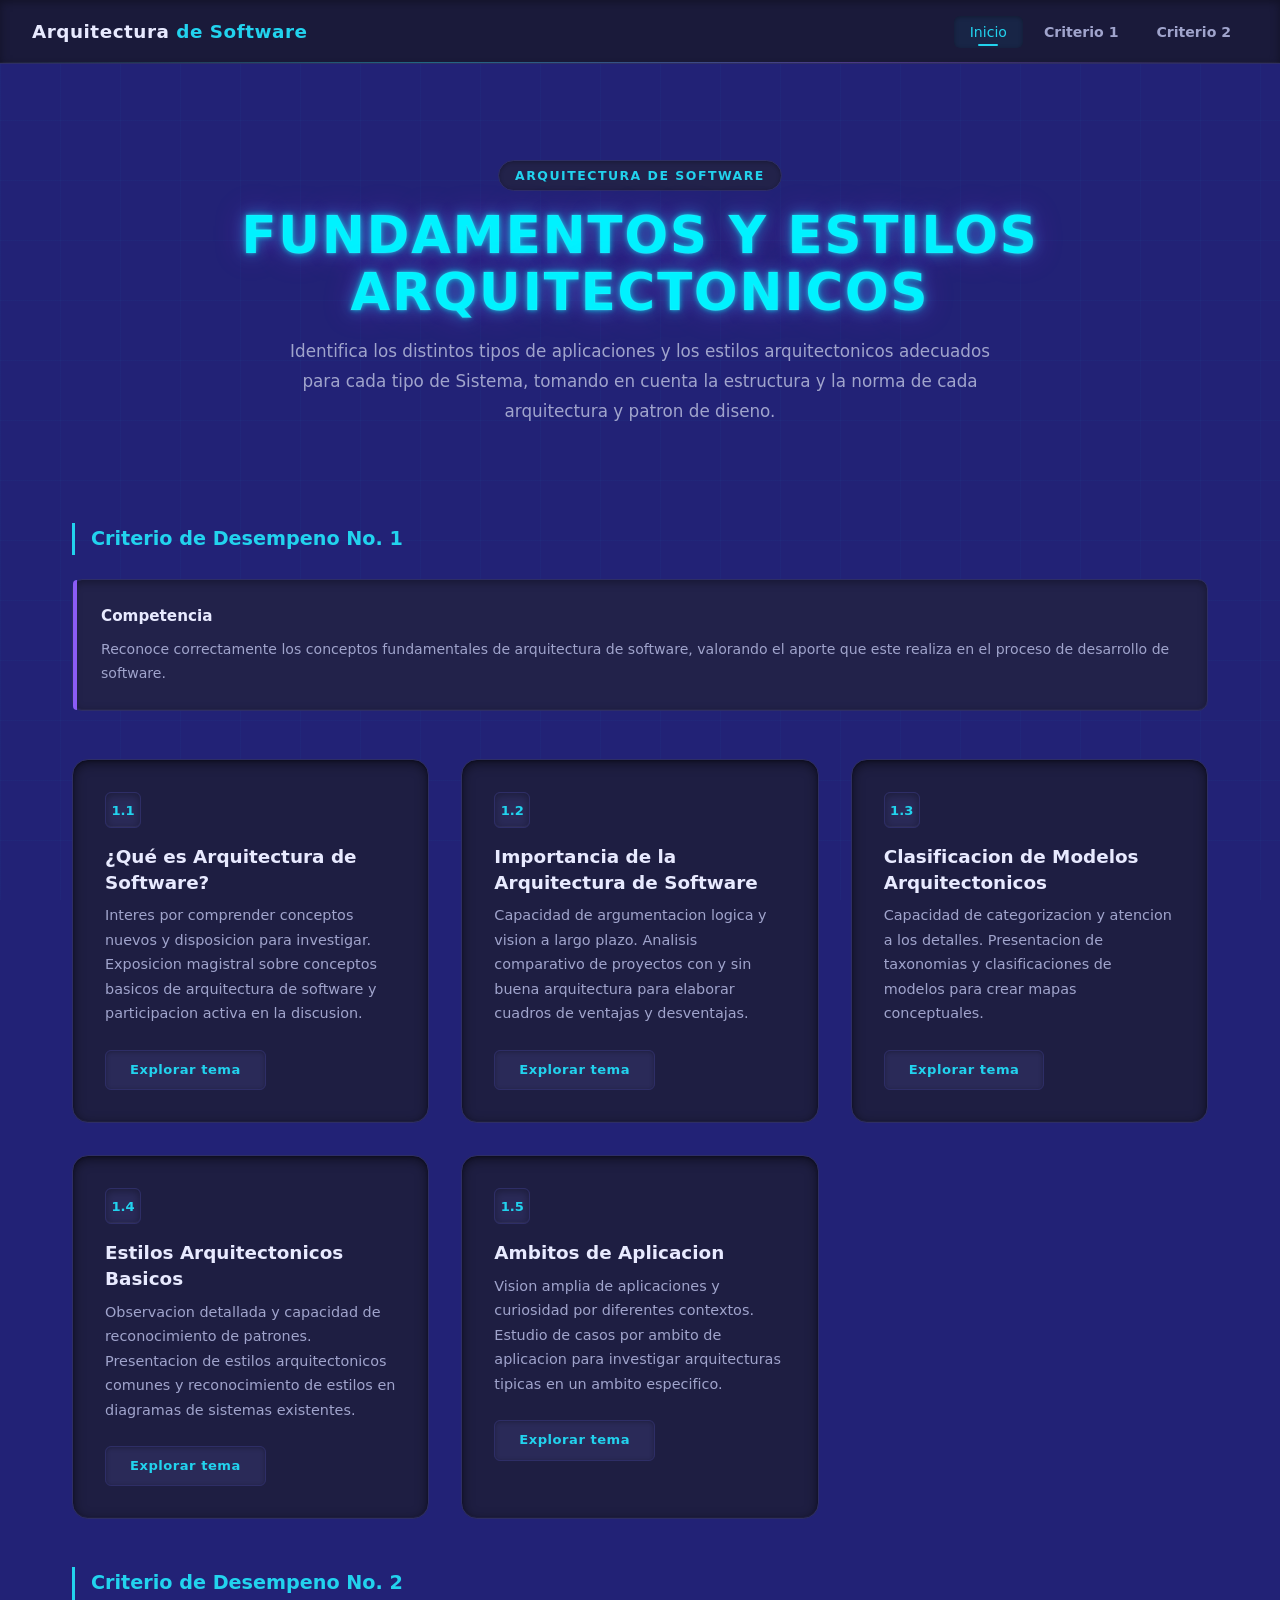
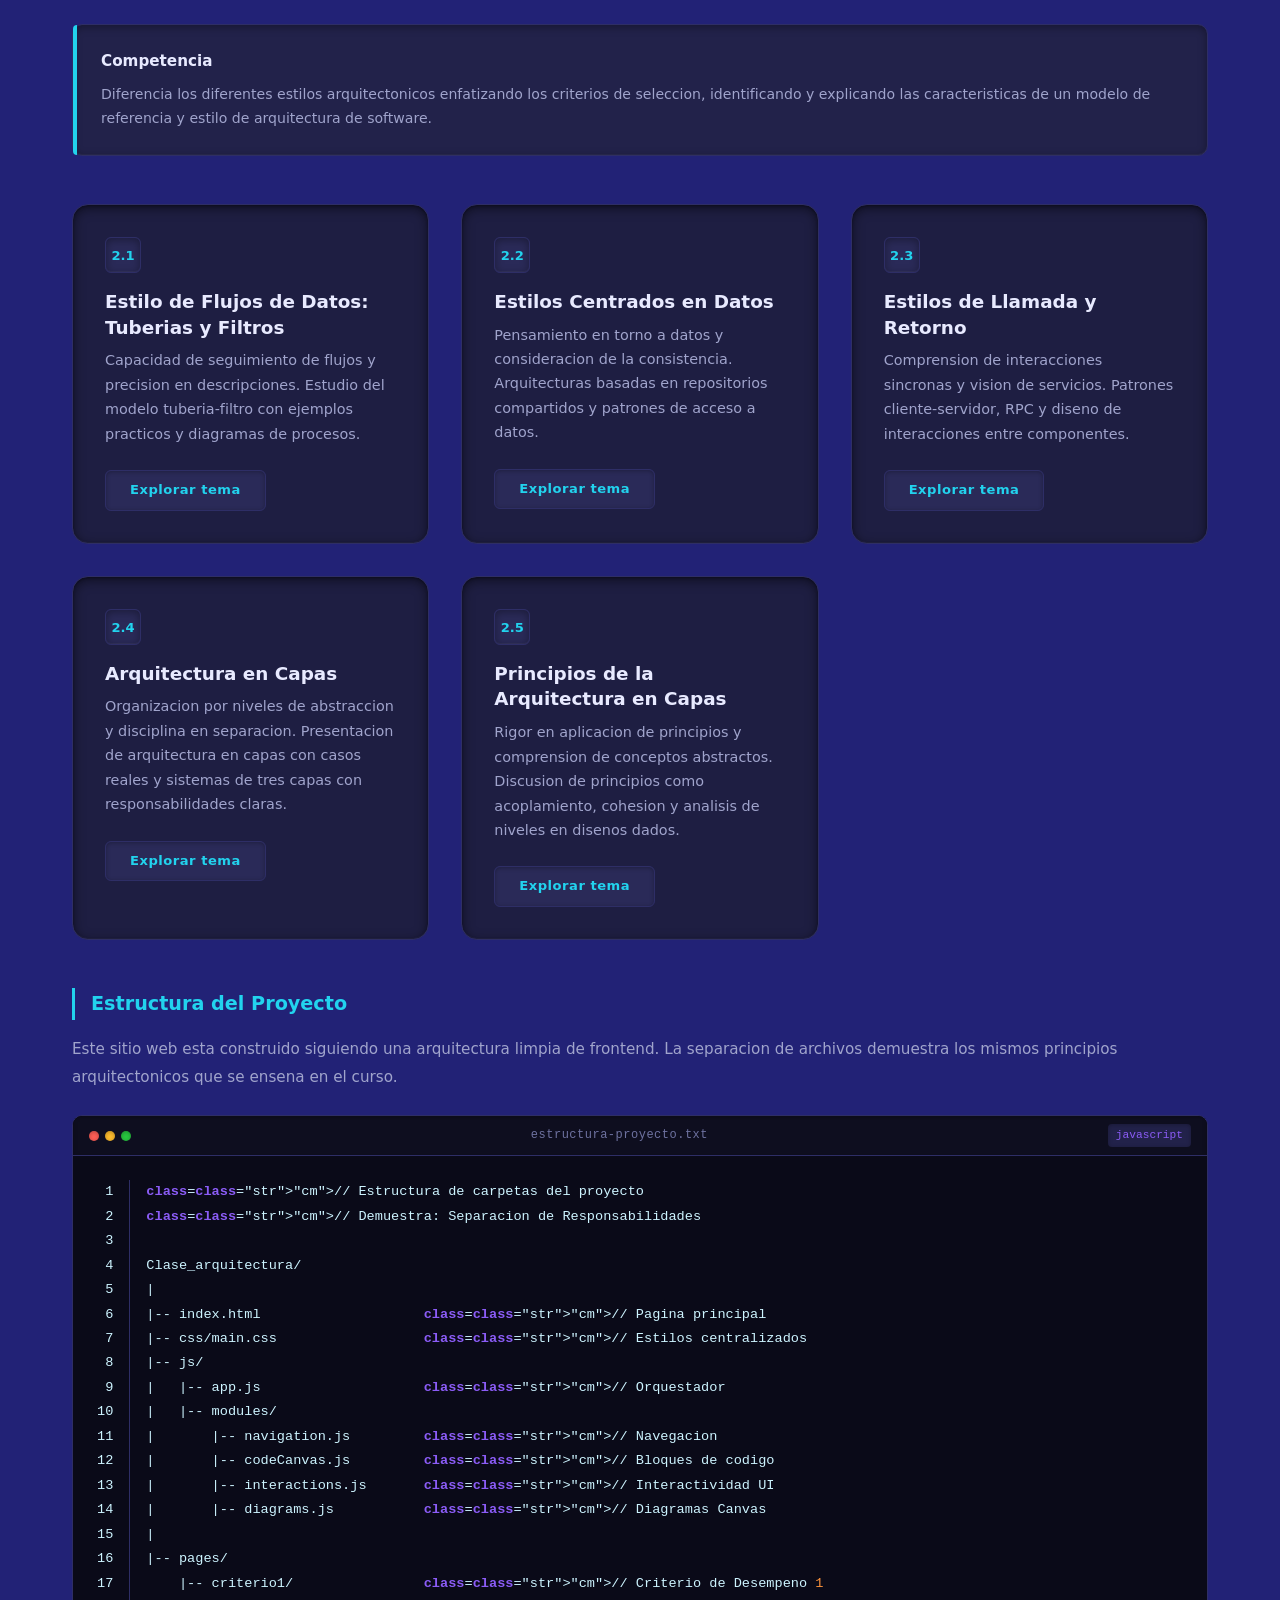
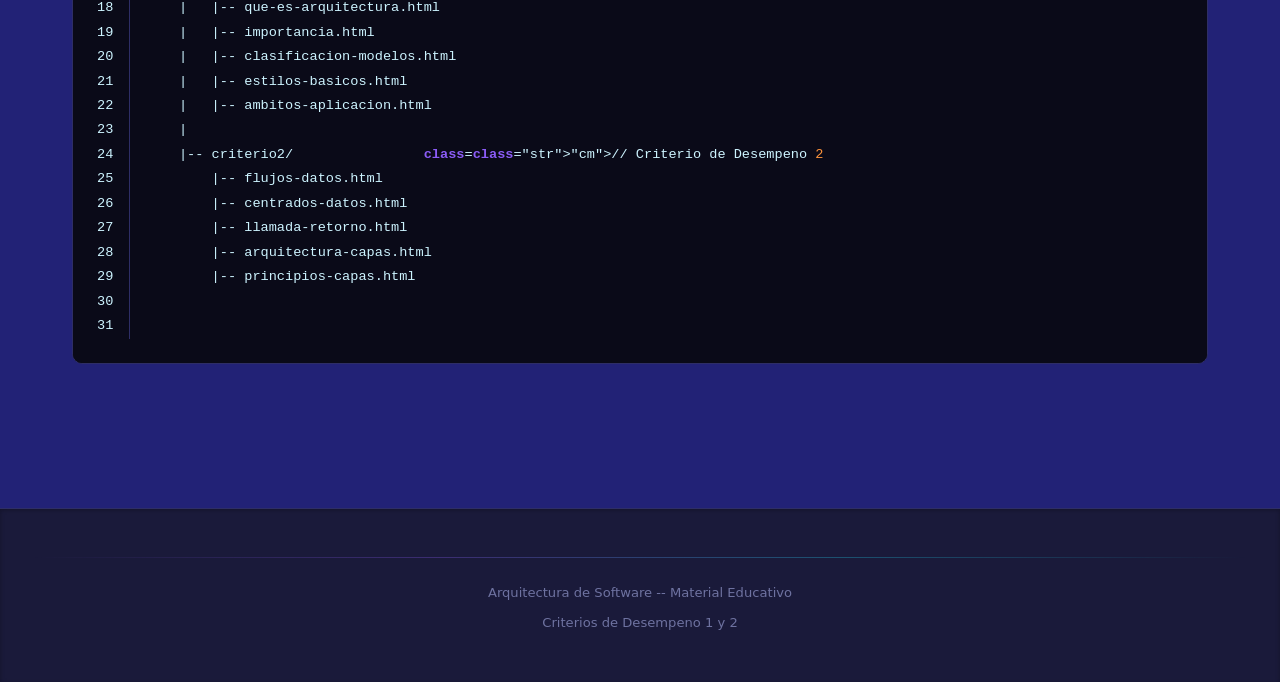
<file: index.html>
<!-- ============================================================
     ARCHIVO: index.html
     DESCRIPCION: Pagina principal del sitio web educativo sobre
                  Arquitectura de Software.
     
     ARQUITECTURA DEL PROYECTO:
     Este sitio utiliza una arquitectura Multi-Page Application (MPA)
     con la siguiente estructura de archivos:
     
     Clase_arquitectura/
     |-- index.html                        <- Pagina principal
     |-- css/main.css                      <- Estilos centralizados
     |-- js/app.js                         <- Orquestador
     |-- js/modules/                       <- Modulos JS
     |-- pages/criterio1/                  <- Temas del Criterio 1
     |-- pages/criterio2/                  <- Temas del Criterio 2
     ============================================================ -->
<!DOCTYPE html>
<html lang="es">
<head>
    <meta charset="UTF-8">
    <meta name="viewport" content="width=device-width, initial-scale=1.0">
    <title>Arquitectura de Software - Material Educativo</title>
    <link rel="stylesheet" href="./css/main.css?v=1.0.2">
</head>
<body>

    <!-- NAVEGACION GLOBAL con Dropdowns por Criterio -->
    <nav class="navbar" role="navigation" aria-label="Navegacion principal">
        <div class="navbar__brand">
            Arquitectura <span>de Software</span>
        </div>

        <button class="navbar__toggle" aria-expanded="false" aria-label="Abrir menu">
            |||
        </button>

        <ul class="navbar__menu">
            <li><a href="./index.html" class="navbar__link navbar__link--active">Inicio</a></li>
            <li class="navbar__dropdown">
                <button class="navbar__dropdown-trigger">Criterio 1</button>
                <div class="navbar__dropdown-content">
                    <a href="./pages/criterio1/que-es-arquitectura.html" class="navbar__link">1.1 Que es Arquitectura</a>
                    <a href="./pages/criterio1/importancia.html" class="navbar__link">1.2 Importancia</a>
                    <a href="./pages/criterio1/clasificacion-modelos.html" class="navbar__link">1.3 Clasificacion de Modelos</a>
                    <a href="./pages/criterio1/estilos-basicos.html" class="navbar__link">1.4 Estilos Basicos</a>
                    <a href="./pages/criterio1/ambitos-aplicacion.html" class="navbar__link">1.5 Ambitos de Aplicacion</a>
                </div>
            </li>
            <li class="navbar__dropdown">
                <button class="navbar__dropdown-trigger">Criterio 2</button>
                <div class="navbar__dropdown-content">
                    <a href="./pages/criterio2/flujos-datos.html" class="navbar__link">2.1 Flujos de Datos</a>
                    <a href="./pages/criterio2/centrados-datos.html" class="navbar__link">2.2 Centrados en Datos</a>
                    <a href="./pages/criterio2/llamada-retorno.html" class="navbar__link">2.3 Llamada y Retorno</a>
                    <a href="./pages/criterio2/arquitectura-capas.html" class="navbar__link">2.4 Arq. en Capas</a>
                    <a href="./pages/criterio2/principios-capas.html" class="navbar__link">2.5 Principios</a>
                </div>
            </li>
        </ul>
    </nav>

    <main class="main-content">

        <!-- SECCION: Hero / Presentacion -->
        <section class="hero">
            <span class="hero__badge">Arquitectura de Software</span>
            <h1 class="hero__title">Fundamentos y Estilos Arquitectonicos</h1>
            <p class="hero__subtitle">
                Identifica los distintos tipos de aplicaciones y los estilos arquitectonicos
                adecuados para cada tipo de Sistema, tomando en cuenta la estructura y la norma
                de cada arquitectura y patron de diseno.
            </p>
        </section>

        <!-- ============================================================
             CRITERIO DE DESEMPENO No. 1
             ============================================================ -->
        <section class="content-section">
            <h2 class="content-section__title">Criterio de Desempeno No. 1</h2>
            <div class="info-panel info-panel--purple">
                <p class="info-panel__title">Competencia</p>
                <p class="info-panel__text">
                    Reconoce correctamente los conceptos fundamentales de arquitectura de software,
                    valorando el aporte que este realiza en el proceso de desarrollo de software.
                </p>
            </div>
        </section>

        <div class="cards-grid">

            <article class="card animate-on-scroll">
                <span class="card__number">1.1</span>
                <h3 class="card__title">¿Qué es Arquitectura de Software?</h3>
                <p class="card__description">
                    Interes por comprender conceptos nuevos y disposicion para investigar.
                    Exposicion magistral sobre conceptos basicos de arquitectura de software
                    y participacion activa en la discusion.
                </p>
                <a href="./pages/criterio1/que-es-arquitectura.html" class="card__link">Explorar tema</a>
            </article>

            <article class="card animate-on-scroll">
                <span class="card__number">1.2</span>
                <h3 class="card__title">Importancia de la Arquitectura de Software</h3>
                <p class="card__description">
                    Capacidad de argumentacion logica y vision a largo plazo.
                    Analisis comparativo de proyectos con y sin buena arquitectura
                    para elaborar cuadros de ventajas y desventajas.
                </p>
                <a href="./pages/criterio1/importancia.html" class="card__link">Explorar tema</a>
            </article>

            <article class="card animate-on-scroll">
                <span class="card__number">1.3</span>
                <h3 class="card__title">Clasificacion de Modelos Arquitectonicos</h3>
                <p class="card__description">
                    Capacidad de categorizacion y atencion a los detalles.
                    Presentacion de taxonomias y clasificaciones de modelos
                    para crear mapas conceptuales.
                </p>
                <a href="./pages/criterio1/clasificacion-modelos.html" class="card__link">Explorar tema</a>
            </article>

            <article class="card animate-on-scroll">
                <span class="card__number">1.4</span>
                <h3 class="card__title">Estilos Arquitectonicos Basicos</h3>
                <p class="card__description">
                    Observacion detallada y capacidad de reconocimiento de patrones.
                    Presentacion de estilos arquitectonicos comunes y reconocimiento
                    de estilos en diagramas de sistemas existentes.
                </p>
                <a href="./pages/criterio1/estilos-basicos.html" class="card__link">Explorar tema</a>
            </article>

            <article class="card animate-on-scroll">
                <span class="card__number">1.5</span>
                <h3 class="card__title">Ambitos de Aplicacion</h3>
                <p class="card__description">
                    Vision amplia de aplicaciones y curiosidad por diferentes contextos.
                    Estudio de casos por ambito de aplicacion para investigar
                    arquitecturas tipicas en un ambito especifico.
                </p>
                <a href="./pages/criterio1/ambitos-aplicacion.html" class="card__link">Explorar tema</a>
            </article>

        </div>

        <!-- ============================================================
             CRITERIO DE DESEMPENO No. 2
             ============================================================ -->
        <section class="content-section" style="margin-top: 3rem;">
            <h2 class="content-section__title">Criterio de Desempeno No. 2</h2>
            <div class="info-panel info-panel--cyan">
                <p class="info-panel__title">Competencia</p>
                <p class="info-panel__text">
                    Diferencia los diferentes estilos arquitectonicos enfatizando los criterios
                    de seleccion, identificando y explicando las caracteristicas de un modelo
                    de referencia y estilo de arquitectura de software.
                </p>
            </div>
        </section>

        <div class="cards-grid">

            <article class="card animate-on-scroll">
                <span class="card__number">2.1</span>
                <h3 class="card__title">Estilo de Flujos de Datos: Tuberias y Filtros</h3>
                <p class="card__description">
                    Capacidad de seguimiento de flujos y precision en descripciones.
                    Estudio del modelo tuberia-filtro con ejemplos practicos
                    y diagramas de procesos.
                </p>
                <a href="./pages/criterio2/flujos-datos.html" class="card__link">Explorar tema</a>
            </article>

            <article class="card animate-on-scroll">
                <span class="card__number">2.2</span>
                <h3 class="card__title">Estilos Centrados en Datos</h3>
                <p class="card__description">
                    Pensamiento en torno a datos y consideracion de la consistencia.
                    Arquitecturas basadas en repositorios compartidos y patrones
                    de acceso a datos.
                </p>
                <a href="./pages/criterio2/centrados-datos.html" class="card__link">Explorar tema</a>
            </article>

            <article class="card animate-on-scroll">
                <span class="card__number">2.3</span>
                <h3 class="card__title">Estilos de Llamada y Retorno</h3>
                <p class="card__description">
                    Comprension de interacciones sincronas y vision de servicios.
                    Patrones cliente-servidor, RPC y diseno de interacciones
                    entre componentes.
                </p>
                <a href="./pages/criterio2/llamada-retorno.html" class="card__link">Explorar tema</a>
            </article>

            <article class="card animate-on-scroll">
                <span class="card__number">2.4</span>
                <h3 class="card__title">Arquitectura en Capas</h3>
                <p class="card__description">
                    Organizacion por niveles de abstraccion y disciplina en separacion.
                    Presentacion de arquitectura en capas con casos reales y sistemas
                    de tres capas con responsabilidades claras.
                </p>
                <a href="./pages/criterio2/arquitectura-capas.html" class="card__link">Explorar tema</a>
            </article>

            <article class="card animate-on-scroll">
                <span class="card__number">2.5</span>
                <h3 class="card__title">Principios de la Arquitectura en Capas</h3>
                <p class="card__description">
                    Rigor en aplicacion de principios y comprension de conceptos abstractos.
                    Discusion de principios como acoplamiento, cohesion y analisis de niveles
                    en disenos dados.
                </p>
                <a href="./pages/criterio2/principios-capas.html" class="card__link">Explorar tema</a>
            </article>

        </div>

        <!-- SECCION: Estructura del Proyecto -->
        <section class="content-section" style="margin-top: 3rem;">
            <h2 class="content-section__title">Estructura del Proyecto</h2>
            <p class="content-section__text">
                Este sitio web esta construido siguiendo una arquitectura limpia de frontend.
                La separacion de archivos demuestra los mismos principios arquitectonicos
                que se ensena en el curso.
            </p>

            <div id="code-project-structure" data-code-block data-filename="estructura-proyecto.txt" data-language="javascript">
                <script type="text/plain">
// Estructura de carpetas del proyecto
// Demuestra: Separacion de Responsabilidades

Clase_arquitectura/
|
|-- index.html                    // Pagina principal
|-- css/main.css                  // Estilos centralizados
|-- js/
|   |-- app.js                    // Orquestador
|   |-- modules/
|       |-- navigation.js         // Navegacion
|       |-- codeCanvas.js         // Bloques de codigo
|       |-- interactions.js       // Interactividad UI
|       |-- diagrams.js           // Diagramas Canvas
|
|-- pages/
    |-- criterio1/                // Criterio de Desempeno 1
    |   |-- que-es-arquitectura.html
    |   |-- importancia.html
    |   |-- clasificacion-modelos.html
    |   |-- estilos-basicos.html
    |   |-- ambitos-aplicacion.html
    |
    |-- criterio2/                // Criterio de Desempeno 2
        |-- flujos-datos.html
        |-- centrados-datos.html
        |-- llamada-retorno.html
        |-- arquitectura-capas.html
        |-- principios-capas.html
                </script>
            </div>
        </section>

    </main>

    <footer class="footer">
        <div class="footer__line"></div>
        <p>Arquitectura de Software -- Material Educativo</p>
        <p class="mt-sm text-muted">Criterios de Desempeno 1 y 2</p>
    </footer>

    <script src="./js/modules/navigation.js"></script>
    <script src="./js/modules/codeCanvas.js"></script>
    <script src="./js/modules/interactions.js"></script>
    <script src="./js/modules/diagrams.js"></script>
    <script src="./js/app.js"></script>

</body>
</html>
</file>
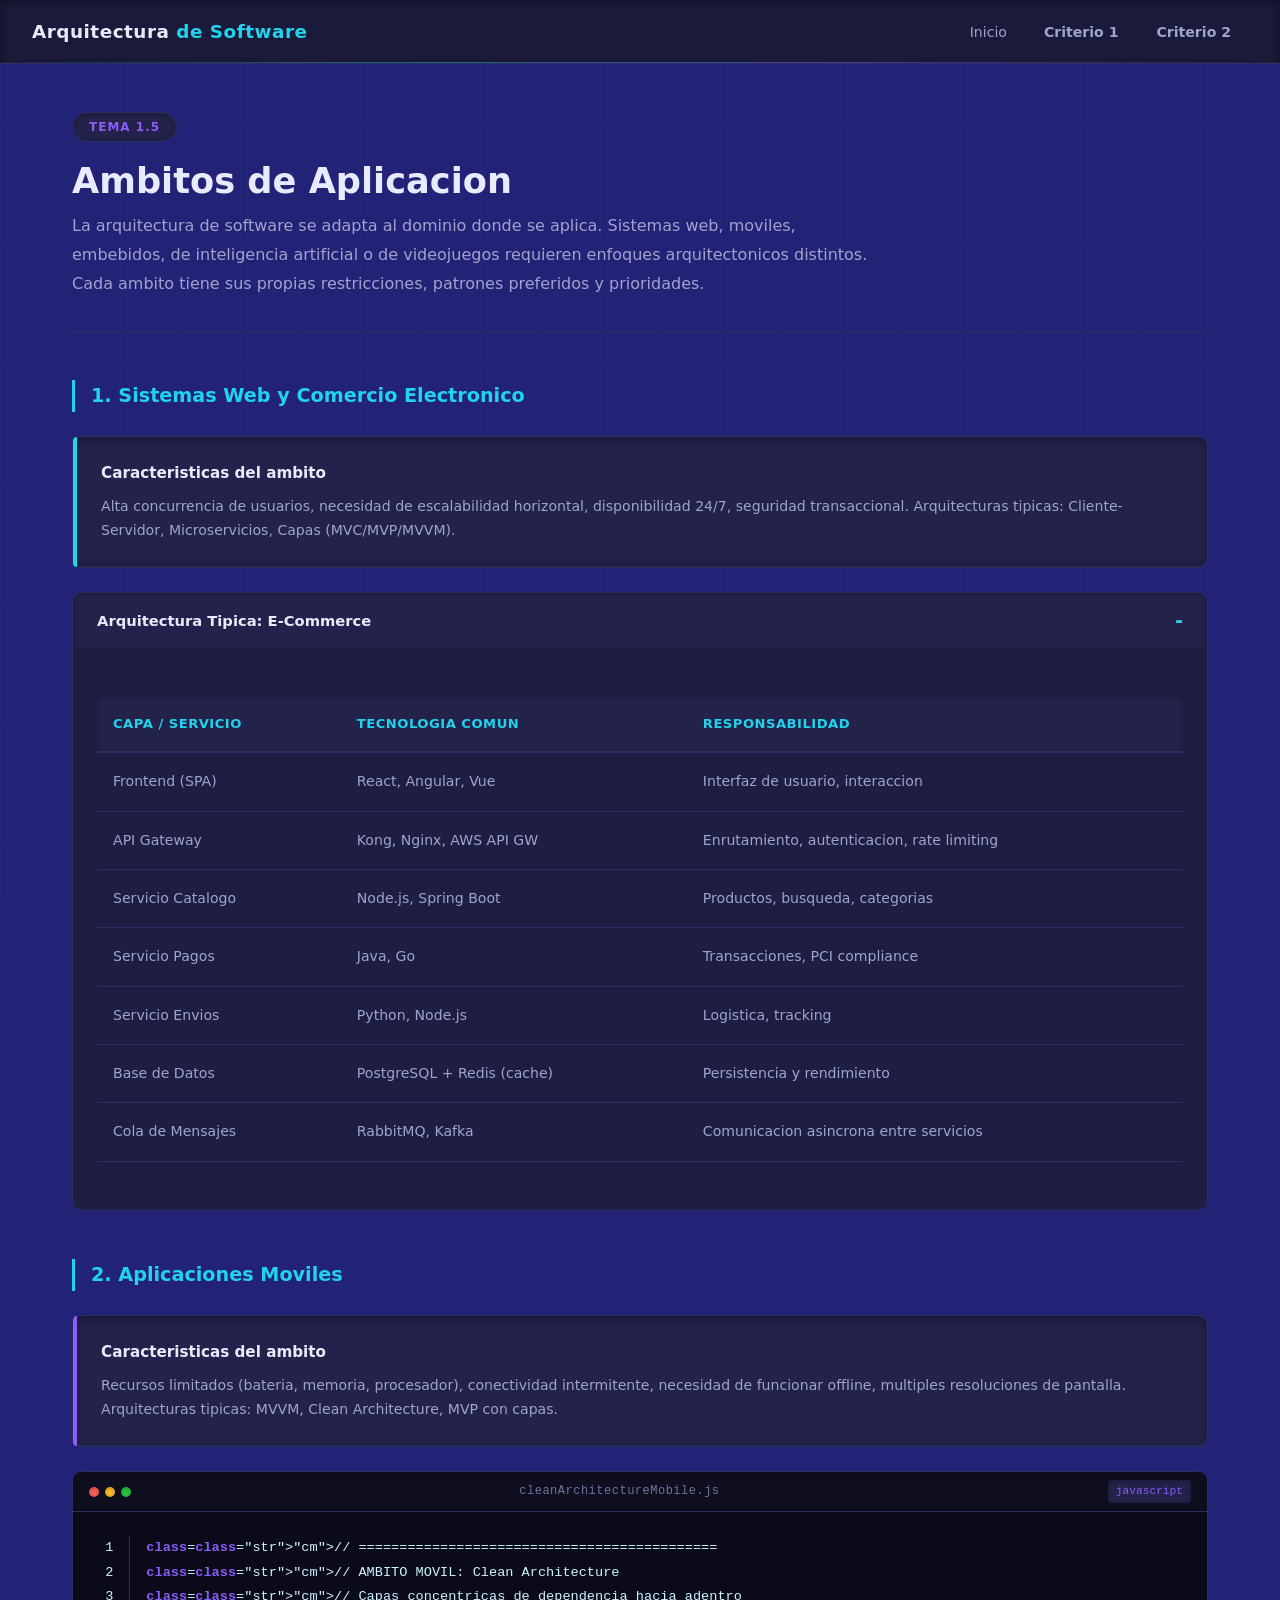
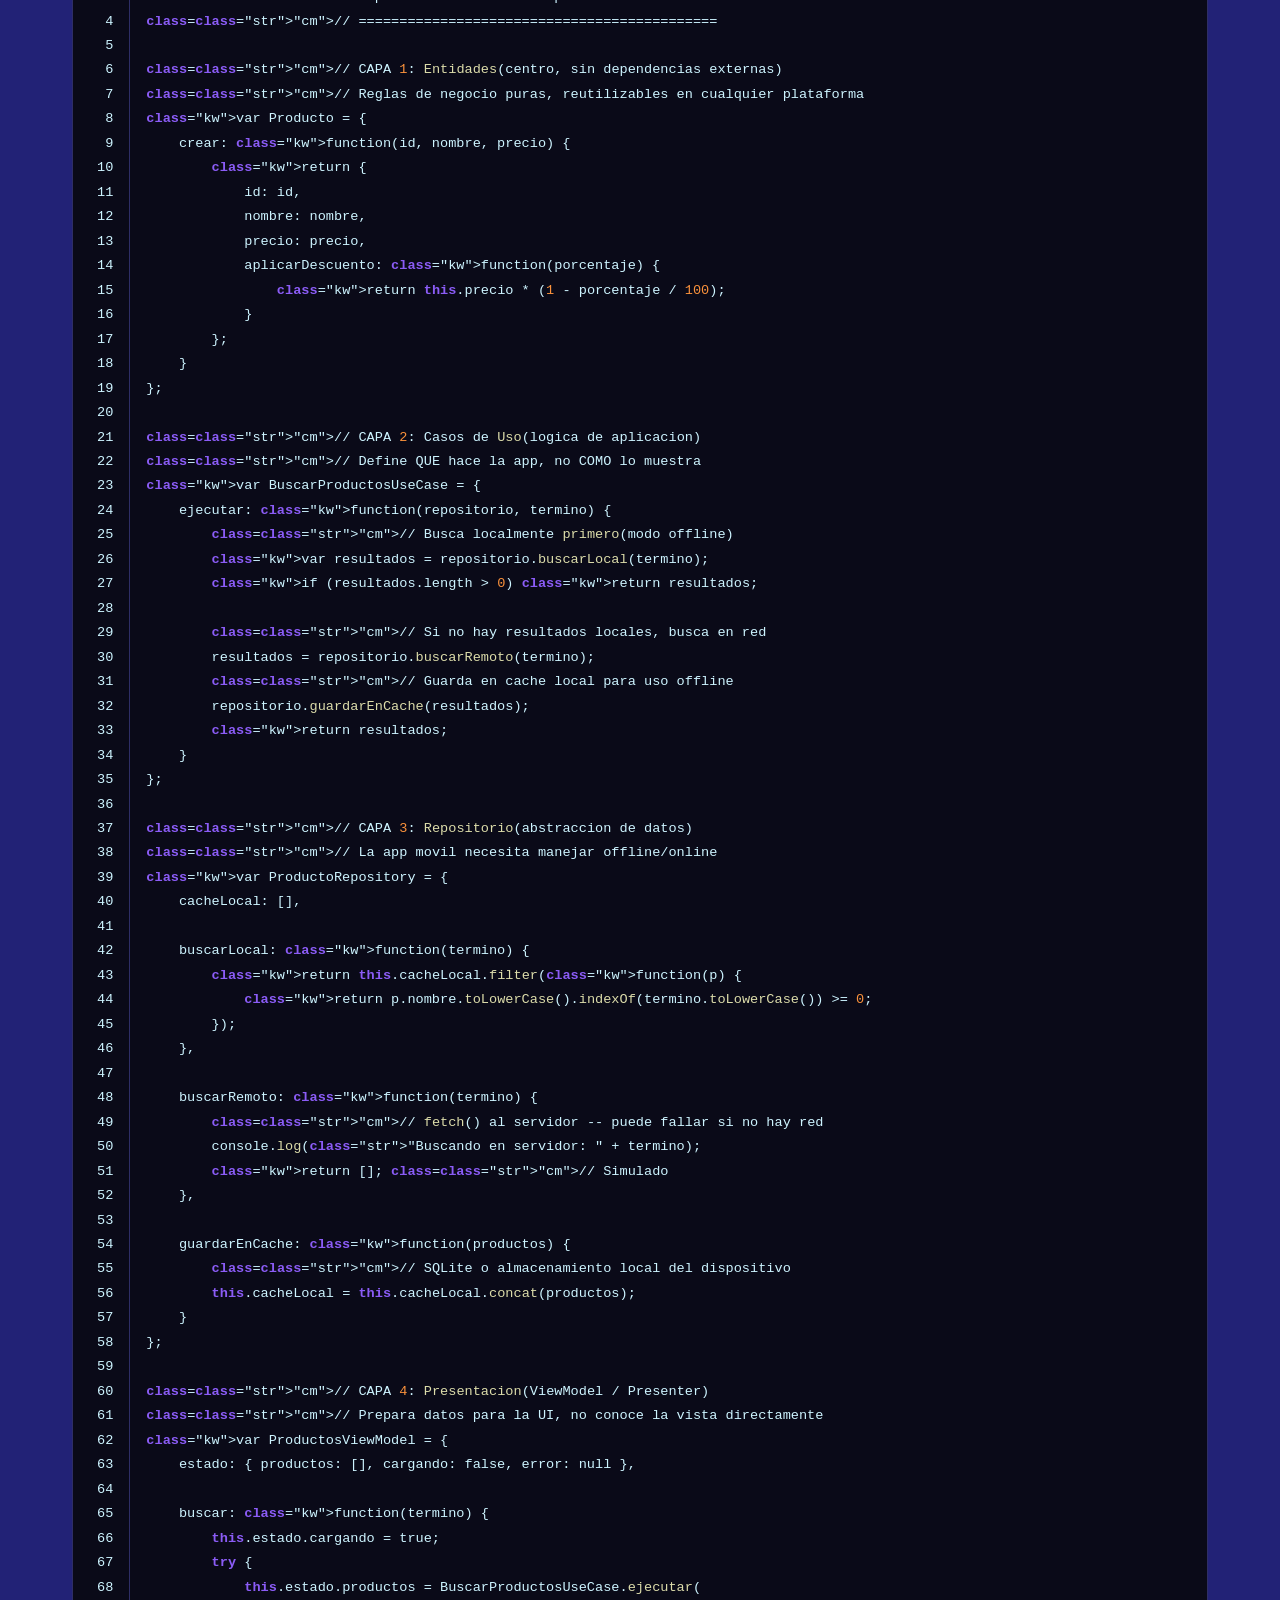
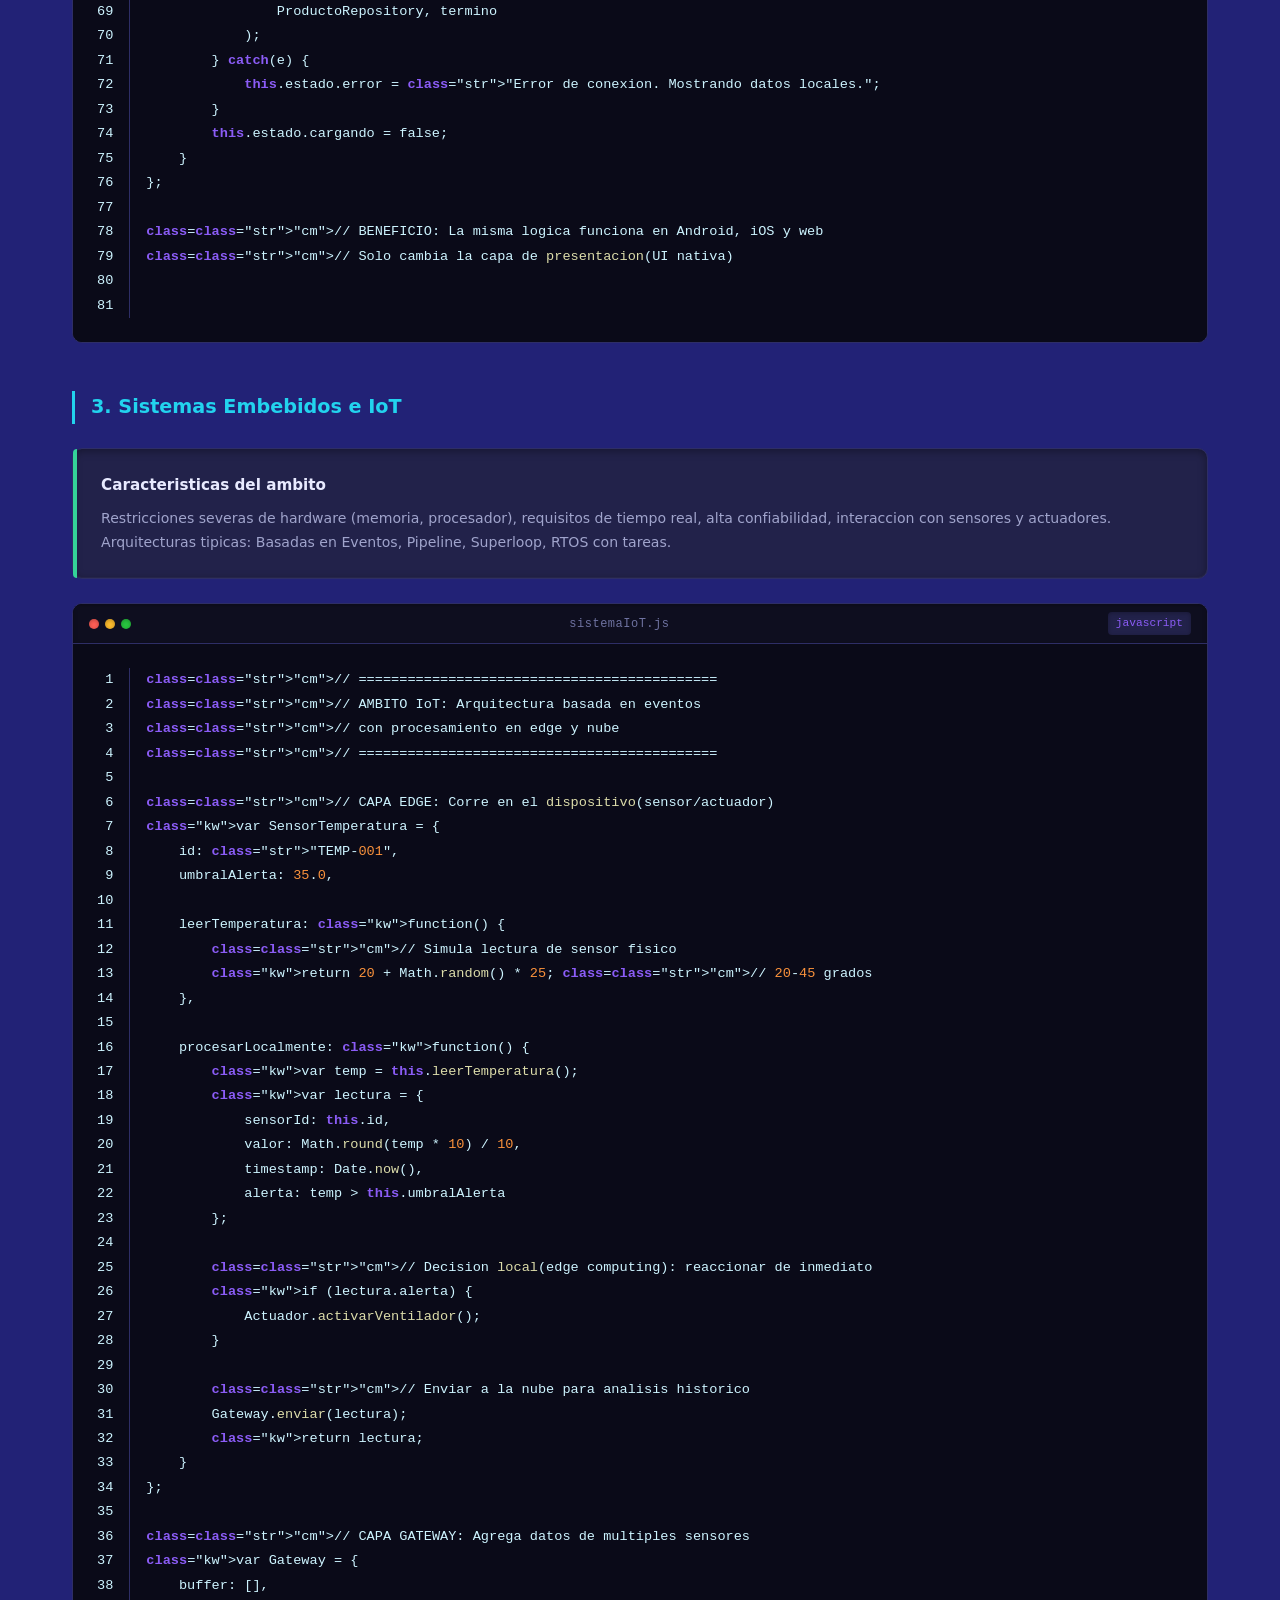
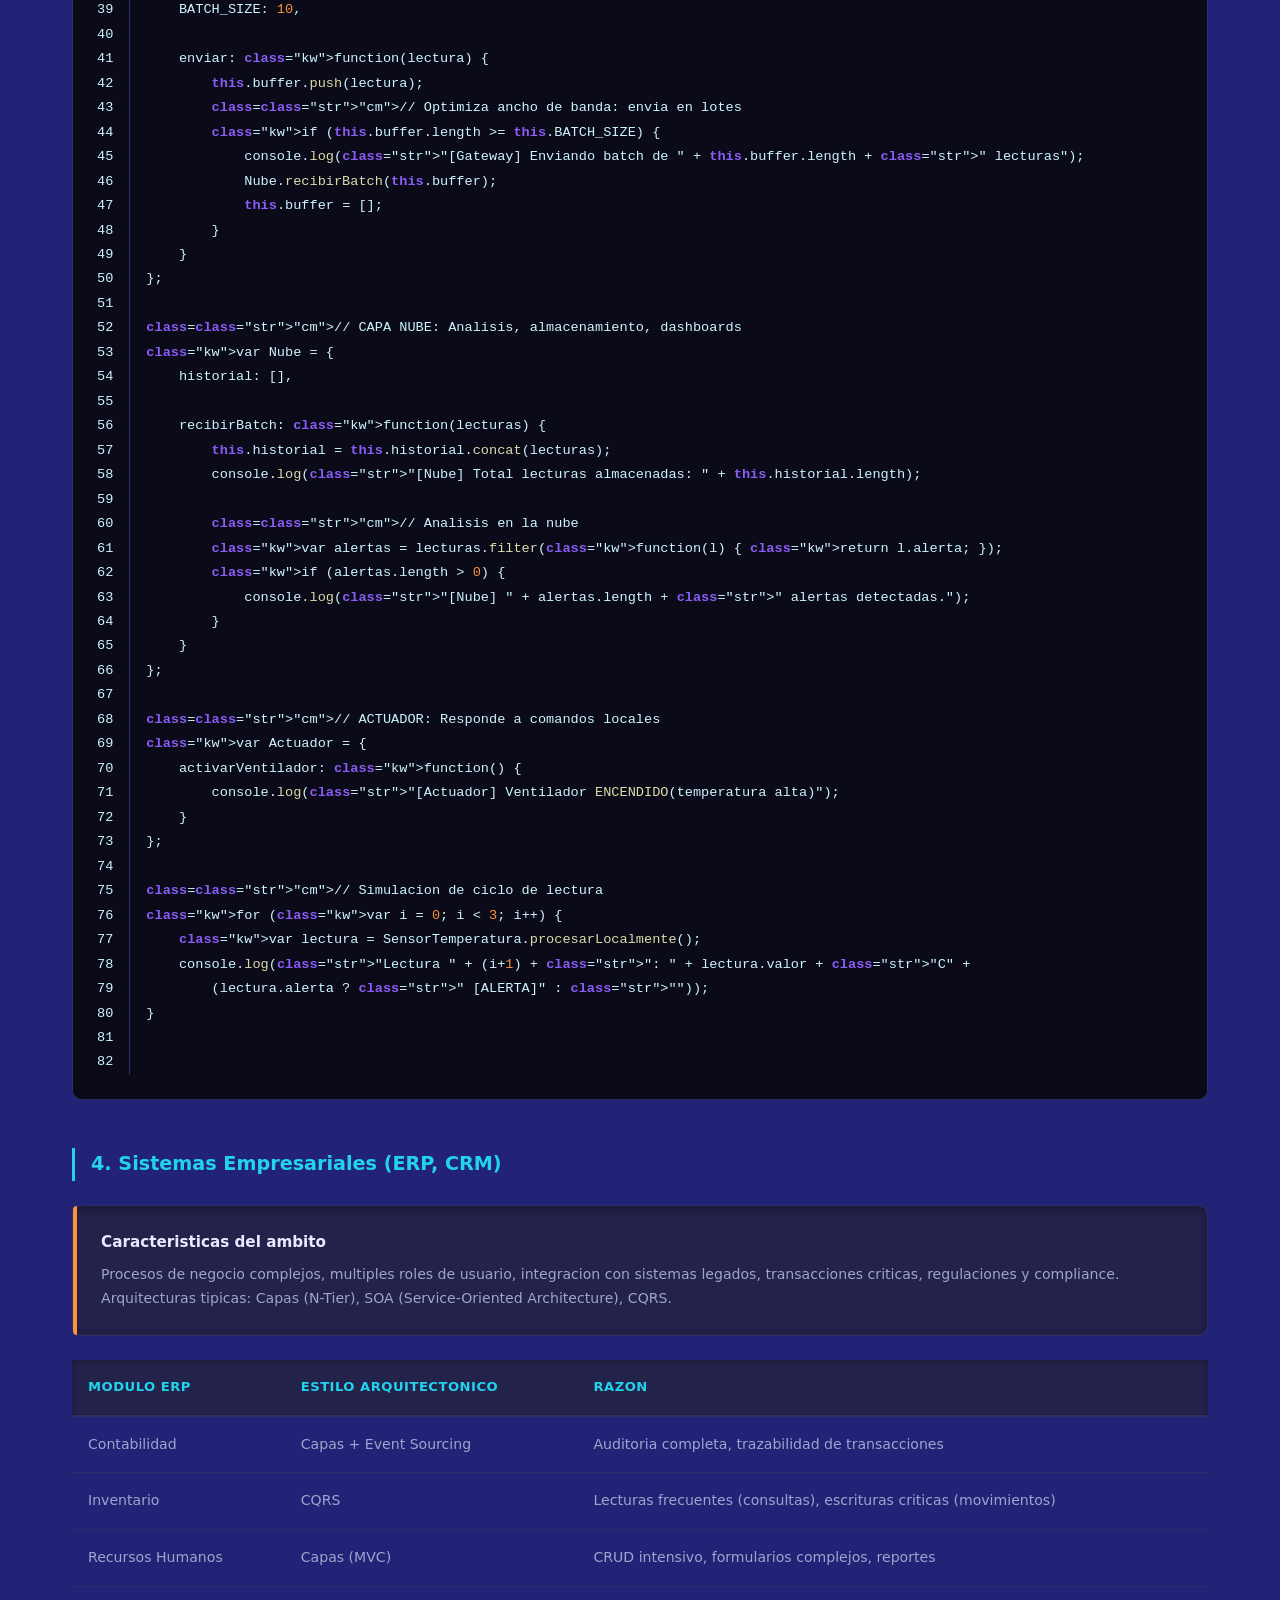
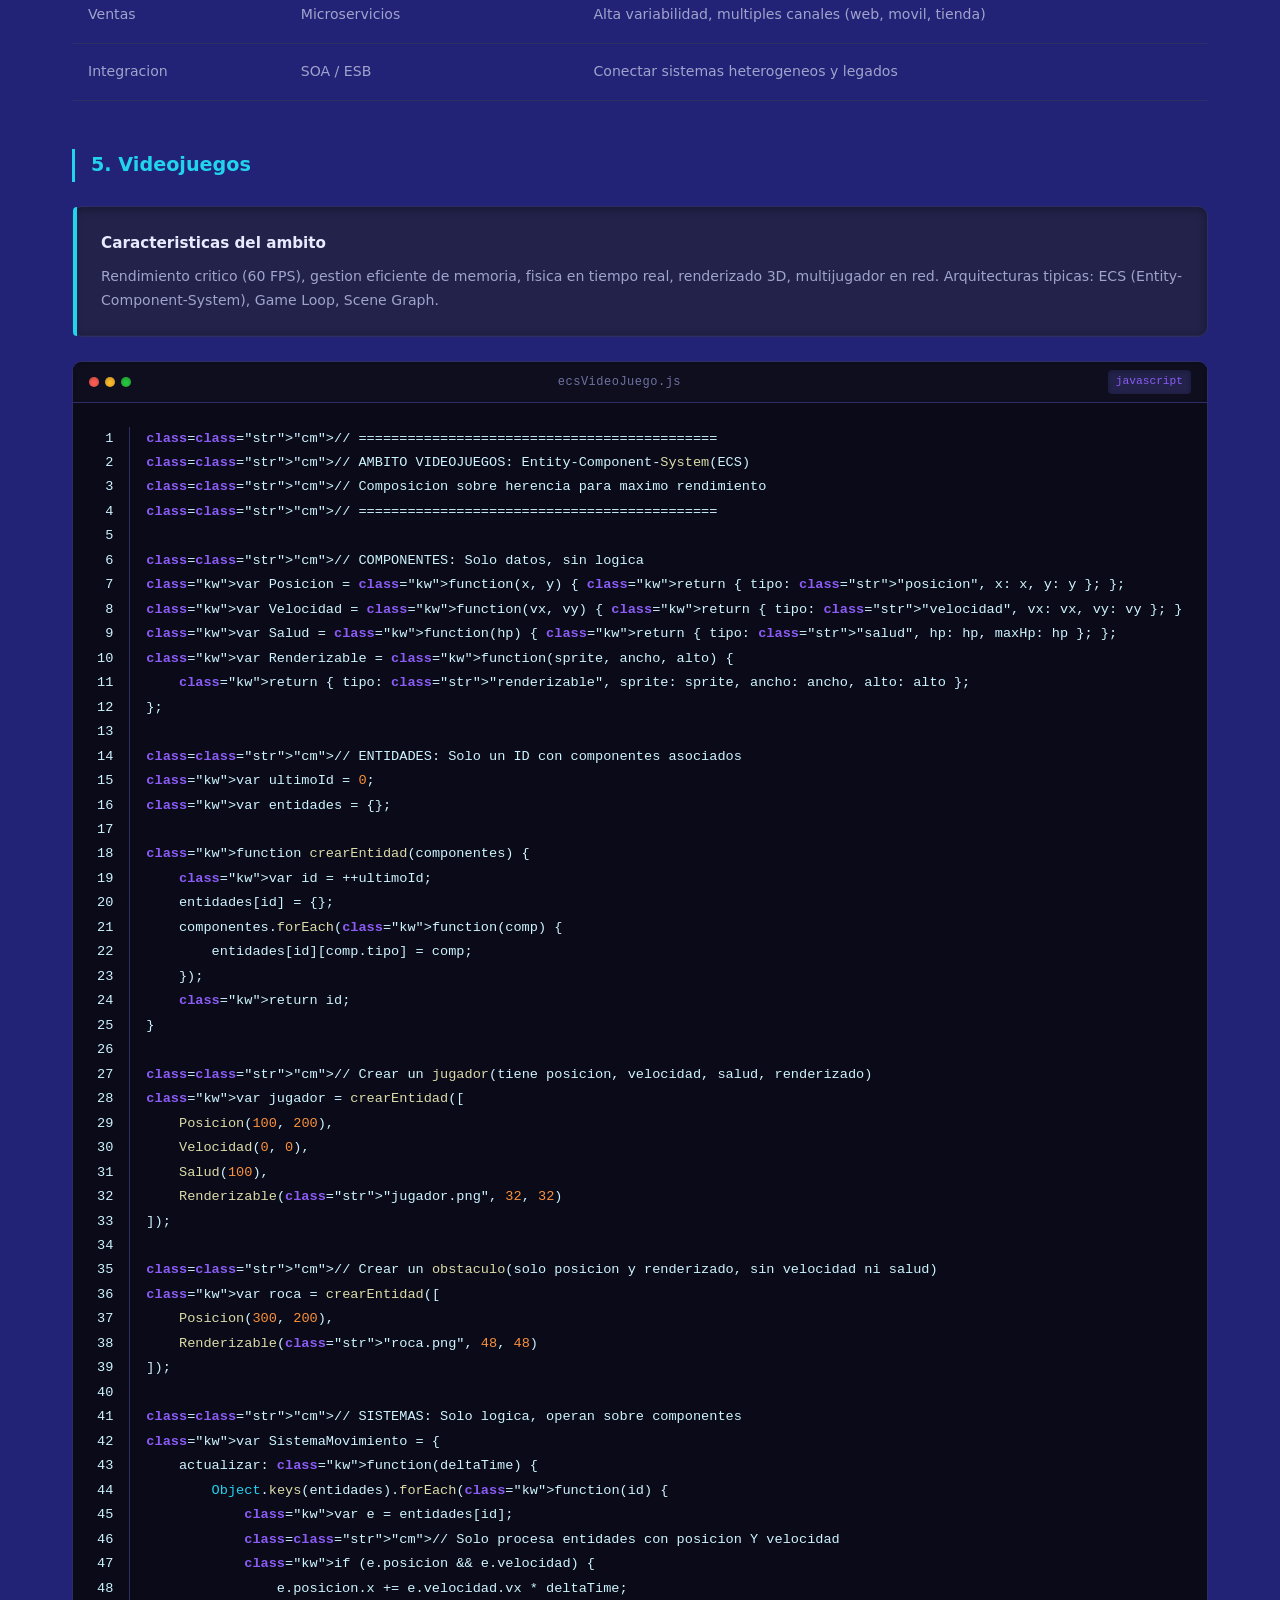
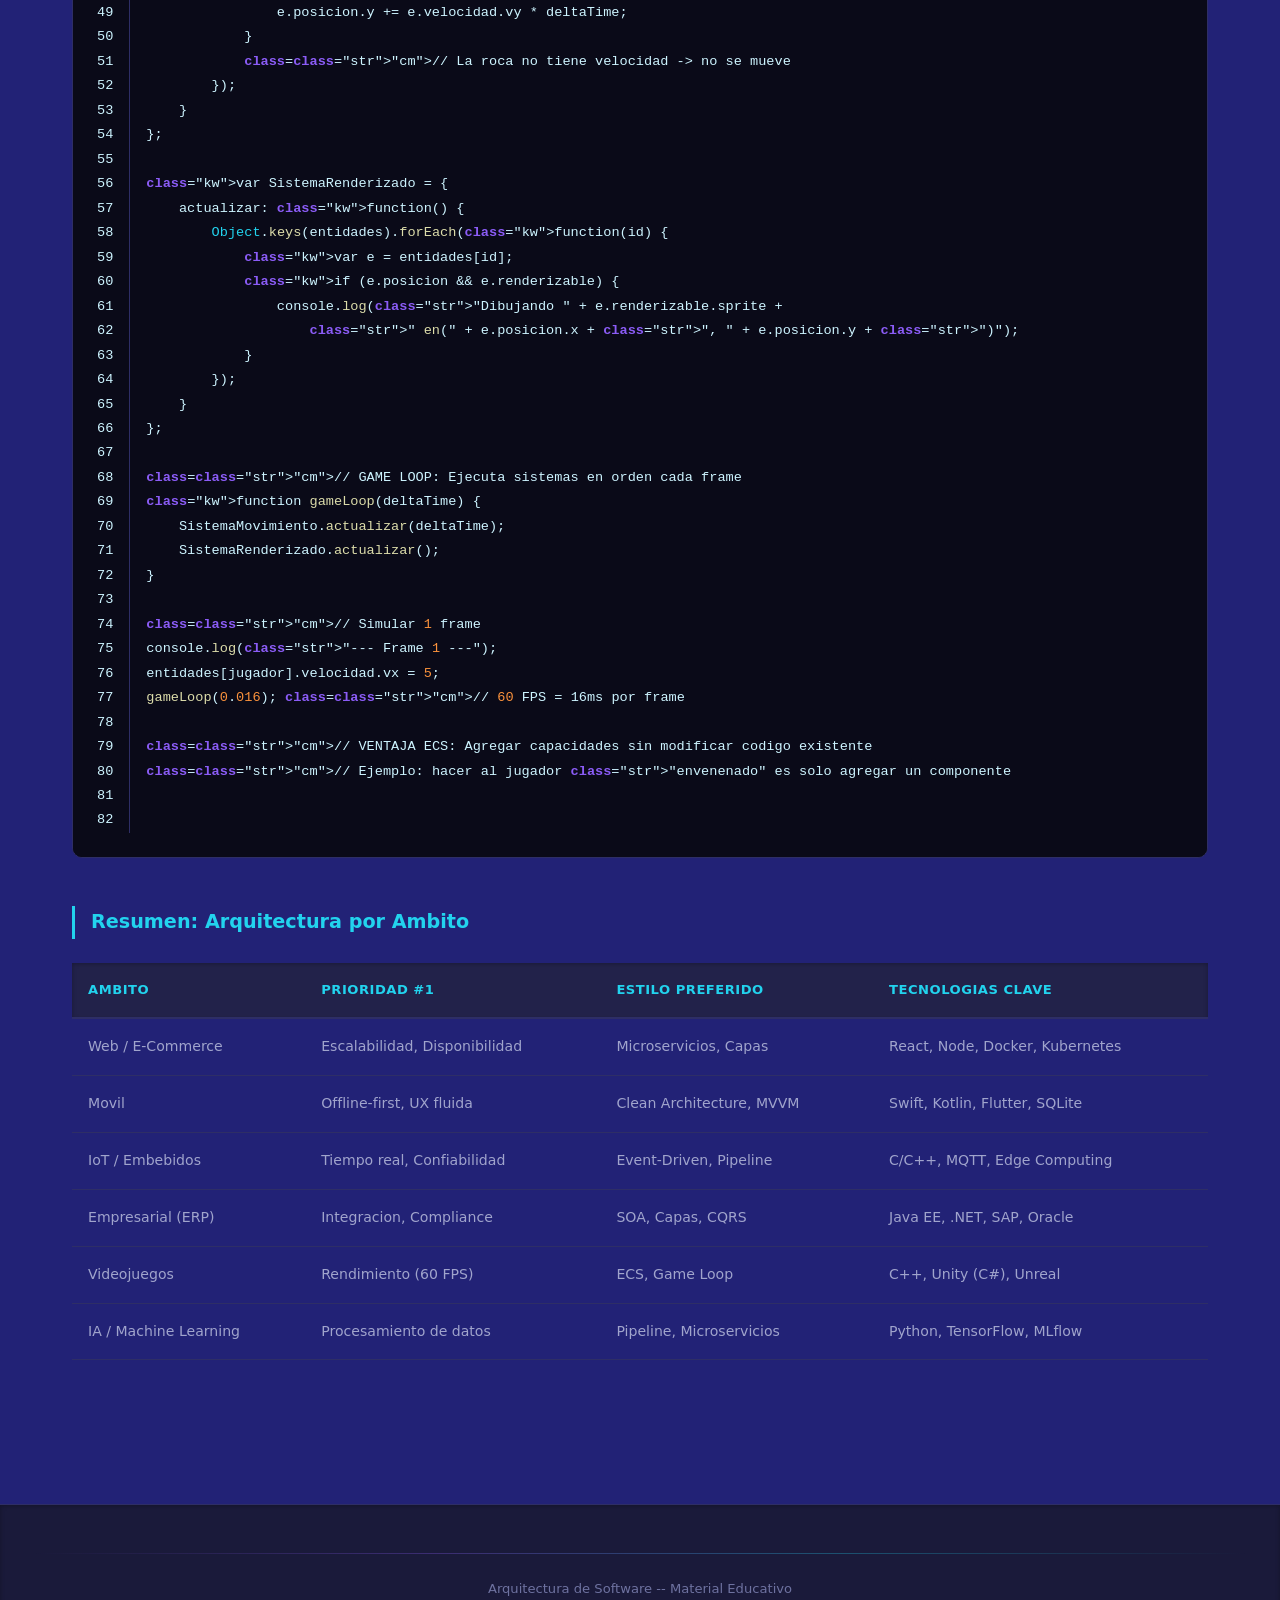
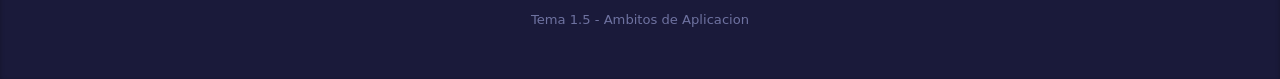
<file: pages/criterio1/ambitos-aplicacion.html>
<!-- ============================================================
     ARCHIVO: pages/criterio1/ambitos-aplicacion.html
     TEMA: 1.5 - Ambitos de Aplicacion
     
     COMENTARIO ARQUITECTONICO:
     Cada dominio o ambito de aplicacion tiene necesidades
     arquitectonicas particulares. La arquitectura que funciona
     para un sistema web de comercio electronico no es la misma
     que la de un sistema embebido en tiempo real.
     ============================================================ -->
<!DOCTYPE html>
<html lang="es">
<head>
    <meta charset="UTF-8">
    <meta name="viewport" content="width=device-width, initial-scale=1.0">
    <title>1.5 Ambitos de Aplicacion</title>
    <link rel="stylesheet" href="../../css/main.css">
</head>
<body>

    <nav class="navbar" role="navigation" aria-label="Navegacion principal">
        <div class="navbar__brand">Arquitectura <span>de Software</span></div>
        <button class="navbar__toggle" aria-expanded="false" aria-label="Abrir menu">|||</button>
        <ul class="navbar__menu">
            <li><a href="../../index.html" class="navbar__link">Inicio</a></li>
            <li class="navbar__dropdown">
                <button class="navbar__dropdown-trigger">Criterio 1</button>
                <div class="navbar__dropdown-content">
                    <a href="que-es-arquitectura.html" class="navbar__link">1.1 Que es Arquitectura</a>
                    <a href="importancia.html" class="navbar__link">1.2 Importancia</a>
                    <a href="clasificacion-modelos.html" class="navbar__link">1.3 Clasificacion de Modelos</a>
                    <a href="estilos-basicos.html" class="navbar__link">1.4 Estilos Basicos</a>
                    <a href="ambitos-aplicacion.html" class="navbar__link navbar__link--active">1.5 Ambitos de Aplicacion</a>
                </div>
            </li>
            <li class="navbar__dropdown">
                <button class="navbar__dropdown-trigger">Criterio 2</button>
                <div class="navbar__dropdown-content">
                    <a href="../criterio2/flujos-datos.html" class="navbar__link">2.1 Flujos de Datos</a>
                    <a href="../criterio2/centrados-datos.html" class="navbar__link">2.2 Centrados en Datos</a>
                    <a href="../criterio2/llamada-retorno.html" class="navbar__link">2.3 Llamada y Retorno</a>
                    <a href="../criterio2/arquitectura-capas.html" class="navbar__link">2.4 Arq. en Capas</a>
                    <a href="../criterio2/principios-capas.html" class="navbar__link">2.5 Principios</a>
                </div>
            </li>
        </ul>
    </nav>

    <main class="main-content">

        <header class="topic-header">
            <span class="topic-header__number">Tema 1.5</span>
            <h1 class="topic-header__title">Ambitos de Aplicacion</h1>
            <p class="topic-header__description">
                La arquitectura de software se adapta al dominio donde se aplica.
                Sistemas web, moviles, embebidos, de inteligencia artificial o de
                videojuegos requieren enfoques arquitectonicos distintos. Cada ambito
                tiene sus propias restricciones, patrones preferidos y prioridades.
            </p>
        </header>

        <!-- Ambito 1: Sistemas Web -->
        <section class="content-section">
            <h2 class="content-section__title">1. Sistemas Web y Comercio Electronico</h2>

            <div class="info-panel info-panel--cyan">
                <p class="info-panel__title">Caracteristicas del ambito</p>
                <p class="info-panel__text">
                    Alta concurrencia de usuarios, necesidad de escalabilidad horizontal,
                    disponibilidad 24/7, seguridad transaccional. Arquitecturas tipicas:
                    Cliente-Servidor, Microservicios, Capas (MVC/MVP/MVVM).
                </p>
            </div>

            <div class="accordion">
                <div class="accordion__item accordion__item--open">
                    <button class="accordion__trigger">Arquitectura Tipica: E-Commerce</button>
                    <div class="accordion__content">
                        <div class="accordion__body">
                            <table class="data-table">
                                <thead>
                                    <tr>
                                        <th>Capa / Servicio</th>
                                        <th>Tecnologia Comun</th>
                                        <th>Responsabilidad</th>
                                    </tr>
                                </thead>
                                <tbody>
                                    <tr>
                                        <td>Frontend (SPA)</td>
                                        <td>React, Angular, Vue</td>
                                        <td>Interfaz de usuario, interaccion</td>
                                    </tr>
                                    <tr>
                                        <td>API Gateway</td>
                                        <td>Kong, Nginx, AWS API GW</td>
                                        <td>Enrutamiento, autenticacion, rate limiting</td>
                                    </tr>
                                    <tr>
                                        <td>Servicio Catalogo</td>
                                        <td>Node.js, Spring Boot</td>
                                        <td>Productos, busqueda, categorias</td>
                                    </tr>
                                    <tr>
                                        <td>Servicio Pagos</td>
                                        <td>Java, Go</td>
                                        <td>Transacciones, PCI compliance</td>
                                    </tr>
                                    <tr>
                                        <td>Servicio Envios</td>
                                        <td>Python, Node.js</td>
                                        <td>Logistica, tracking</td>
                                    </tr>
                                    <tr>
                                        <td>Base de Datos</td>
                                        <td>PostgreSQL + Redis (cache)</td>
                                        <td>Persistencia y rendimiento</td>
                                    </tr>
                                    <tr>
                                        <td>Cola de Mensajes</td>
                                        <td>RabbitMQ, Kafka</td>
                                        <td>Comunicacion asincrona entre servicios</td>
                                    </tr>
                                </tbody>
                            </table>
                        </div>
                    </div>
                </div>
            </div>
        </section>

        <!-- Ambito 2: Aplicaciones Moviles -->
        <section class="content-section">
            <h2 class="content-section__title">2. Aplicaciones Moviles</h2>

            <div class="info-panel info-panel--purple">
                <p class="info-panel__title">Caracteristicas del ambito</p>
                <p class="info-panel__text">
                    Recursos limitados (bateria, memoria, procesador), conectividad
                    intermitente, necesidad de funcionar offline, multiples resoluciones
                    de pantalla. Arquitecturas tipicas: MVVM, Clean Architecture,
                    MVP con capas.
                </p>
            </div>

            <div id="code-mobile" data-code-block data-filename="cleanArchitectureMobile.js" data-language="javascript">
                <script type="text/plain">
// ============================================
// AMBITO MOVIL: Clean Architecture
// Capas concentricas de dependencia hacia adentro
// ============================================

// CAPA 1: Entidades (centro, sin dependencias externas)
// Reglas de negocio puras, reutilizables en cualquier plataforma
var Producto = {
    crear: function(id, nombre, precio) {
        return {
            id: id,
            nombre: nombre,
            precio: precio,
            aplicarDescuento: function(porcentaje) {
                return this.precio * (1 - porcentaje / 100);
            }
        };
    }
};

// CAPA 2: Casos de Uso (logica de aplicacion)
// Define QUE hace la app, no COMO lo muestra
var BuscarProductosUseCase = {
    ejecutar: function(repositorio, termino) {
        // Busca localmente primero (modo offline)
        var resultados = repositorio.buscarLocal(termino);
        if (resultados.length > 0) return resultados;

        // Si no hay resultados locales, busca en red
        resultados = repositorio.buscarRemoto(termino);
        // Guarda en cache local para uso offline
        repositorio.guardarEnCache(resultados);
        return resultados;
    }
};

// CAPA 3: Repositorio (abstraccion de datos)
// La app movil necesita manejar offline/online
var ProductoRepository = {
    cacheLocal: [],

    buscarLocal: function(termino) {
        return this.cacheLocal.filter(function(p) {
            return p.nombre.toLowerCase().indexOf(termino.toLowerCase()) >= 0;
        });
    },

    buscarRemoto: function(termino) {
        // fetch() al servidor -- puede fallar si no hay red
        console.log("Buscando en servidor: " + termino);
        return []; // Simulado
    },

    guardarEnCache: function(productos) {
        // SQLite o almacenamiento local del dispositivo
        this.cacheLocal = this.cacheLocal.concat(productos);
    }
};

// CAPA 4: Presentacion (ViewModel / Presenter)
// Prepara datos para la UI, no conoce la vista directamente
var ProductosViewModel = {
    estado: { productos: [], cargando: false, error: null },

    buscar: function(termino) {
        this.estado.cargando = true;
        try {
            this.estado.productos = BuscarProductosUseCase.ejecutar(
                ProductoRepository, termino
            );
        } catch(e) {
            this.estado.error = "Error de conexion. Mostrando datos locales.";
        }
        this.estado.cargando = false;
    }
};

// BENEFICIO: La misma logica funciona en Android, iOS y web
// Solo cambia la capa de presentacion (UI nativa)
                </script>
            </div>
        </section>

        <!-- Ambito 3: Sistemas Embebidos / IoT -->
        <section class="content-section">
            <h2 class="content-section__title">3. Sistemas Embebidos e IoT</h2>

            <div class="info-panel info-panel--green">
                <p class="info-panel__title">Caracteristicas del ambito</p>
                <p class="info-panel__text">
                    Restricciones severas de hardware (memoria, procesador), requisitos
                    de tiempo real, alta confiabilidad, interaccion con sensores y
                    actuadores. Arquitecturas tipicas: Basadas en Eventos, Pipeline,
                    Superloop, RTOS con tareas.
                </p>
            </div>

            <div id="code-iot" data-code-block data-filename="sistemaIoT.js" data-language="javascript">
                <script type="text/plain">
// ============================================
// AMBITO IoT: Arquitectura basada en eventos
// con procesamiento en edge y nube
// ============================================

// CAPA EDGE: Corre en el dispositivo (sensor/actuador)
var SensorTemperatura = {
    id: "TEMP-001",
    umbralAlerta: 35.0,

    leerTemperatura: function() {
        // Simula lectura de sensor fisico
        return 20 + Math.random() * 25; // 20-45 grados
    },

    procesarLocalmente: function() {
        var temp = this.leerTemperatura();
        var lectura = {
            sensorId: this.id,
            valor: Math.round(temp * 10) / 10,
            timestamp: Date.now(),
            alerta: temp > this.umbralAlerta
        };

        // Decision local (edge computing): reaccionar de inmediato
        if (lectura.alerta) {
            Actuador.activarVentilador();
        }

        // Enviar a la nube para analisis historico
        Gateway.enviar(lectura);
        return lectura;
    }
};

// CAPA GATEWAY: Agrega datos de multiples sensores
var Gateway = {
    buffer: [],
    BATCH_SIZE: 10,

    enviar: function(lectura) {
        this.buffer.push(lectura);
        // Optimiza ancho de banda: envia en lotes
        if (this.buffer.length >= this.BATCH_SIZE) {
            console.log("[Gateway] Enviando batch de " + this.buffer.length + " lecturas");
            Nube.recibirBatch(this.buffer);
            this.buffer = [];
        }
    }
};

// CAPA NUBE: Analisis, almacenamiento, dashboards
var Nube = {
    historial: [],

    recibirBatch: function(lecturas) {
        this.historial = this.historial.concat(lecturas);
        console.log("[Nube] Total lecturas almacenadas: " + this.historial.length);

        // Analisis en la nube
        var alertas = lecturas.filter(function(l) { return l.alerta; });
        if (alertas.length > 0) {
            console.log("[Nube] " + alertas.length + " alertas detectadas.");
        }
    }
};

// ACTUADOR: Responde a comandos locales
var Actuador = {
    activarVentilador: function() {
        console.log("[Actuador] Ventilador ENCENDIDO (temperatura alta)");
    }
};

// Simulacion de ciclo de lectura
for (var i = 0; i < 3; i++) {
    var lectura = SensorTemperatura.procesarLocalmente();
    console.log("Lectura " + (i+1) + ": " + lectura.valor + "C" +
        (lectura.alerta ? " [ALERTA]" : ""));
}
                </script>
            </div>
        </section>

        <!-- Ambito 4: Sistemas Empresariales -->
        <section class="content-section">
            <h2 class="content-section__title">4. Sistemas Empresariales (ERP, CRM)</h2>

            <div class="info-panel info-panel--orange">
                <p class="info-panel__title">Caracteristicas del ambito</p>
                <p class="info-panel__text">
                    Procesos de negocio complejos, multiples roles de usuario,
                    integracion con sistemas legados, transacciones criticas,
                    regulaciones y compliance. Arquitecturas tipicas: Capas (N-Tier),
                    SOA (Service-Oriented Architecture), CQRS.
                </p>
            </div>

            <table class="data-table">
                <thead>
                    <tr>
                        <th>Modulo ERP</th>
                        <th>Estilo Arquitectonico</th>
                        <th>Razon</th>
                    </tr>
                </thead>
                <tbody>
                    <tr>
                        <td>Contabilidad</td>
                        <td>Capas + Event Sourcing</td>
                        <td>Auditoria completa, trazabilidad de transacciones</td>
                    </tr>
                    <tr>
                        <td>Inventario</td>
                        <td>CQRS</td>
                        <td>Lecturas frecuentes (consultas), escrituras criticas (movimientos)</td>
                    </tr>
                    <tr>
                        <td>Recursos Humanos</td>
                        <td>Capas (MVC)</td>
                        <td>CRUD intensivo, formularios complejos, reportes</td>
                    </tr>
                    <tr>
                        <td>Ventas</td>
                        <td>Microservicios</td>
                        <td>Alta variabilidad, multiples canales (web, movil, tienda)</td>
                    </tr>
                    <tr>
                        <td>Integracion</td>
                        <td>SOA / ESB</td>
                        <td>Conectar sistemas heterogeneos y legados</td>
                    </tr>
                </tbody>
            </table>
        </section>

        <!-- Ambito 5: Videojuegos -->
        <section class="content-section">
            <h2 class="content-section__title">5. Videojuegos</h2>

            <div class="info-panel info-panel--cyan">
                <p class="info-panel__title">Caracteristicas del ambito</p>
                <p class="info-panel__text">
                    Rendimiento critico (60 FPS), gestion eficiente de memoria,
                    fisica en tiempo real, renderizado 3D, multijugador en red.
                    Arquitecturas tipicas: ECS (Entity-Component-System),
                    Game Loop, Scene Graph.
                </p>
            </div>

            <div id="code-games" data-code-block data-filename="ecsVideoJuego.js" data-language="javascript">
                <script type="text/plain">
// ============================================
// AMBITO VIDEOJUEGOS: Entity-Component-System (ECS)
// Composicion sobre herencia para maximo rendimiento
// ============================================

// COMPONENTES: Solo datos, sin logica
var Posicion = function(x, y) { return { tipo: "posicion", x: x, y: y }; };
var Velocidad = function(vx, vy) { return { tipo: "velocidad", vx: vx, vy: vy }; };
var Salud = function(hp) { return { tipo: "salud", hp: hp, maxHp: hp }; };
var Renderizable = function(sprite, ancho, alto) {
    return { tipo: "renderizable", sprite: sprite, ancho: ancho, alto: alto };
};

// ENTIDADES: Solo un ID con componentes asociados
var ultimoId = 0;
var entidades = {};

function crearEntidad(componentes) {
    var id = ++ultimoId;
    entidades[id] = {};
    componentes.forEach(function(comp) {
        entidades[id][comp.tipo] = comp;
    });
    return id;
}

// Crear un jugador (tiene posicion, velocidad, salud, renderizado)
var jugador = crearEntidad([
    Posicion(100, 200),
    Velocidad(0, 0),
    Salud(100),
    Renderizable("jugador.png", 32, 32)
]);

// Crear un obstaculo (solo posicion y renderizado, sin velocidad ni salud)
var roca = crearEntidad([
    Posicion(300, 200),
    Renderizable("roca.png", 48, 48)
]);

// SISTEMAS: Solo logica, operan sobre componentes
var SistemaMovimiento = {
    actualizar: function(deltaTime) {
        Object.keys(entidades).forEach(function(id) {
            var e = entidades[id];
            // Solo procesa entidades con posicion Y velocidad
            if (e.posicion && e.velocidad) {
                e.posicion.x += e.velocidad.vx * deltaTime;
                e.posicion.y += e.velocidad.vy * deltaTime;
            }
            // La roca no tiene velocidad -> no se mueve
        });
    }
};

var SistemaRenderizado = {
    actualizar: function() {
        Object.keys(entidades).forEach(function(id) {
            var e = entidades[id];
            if (e.posicion && e.renderizable) {
                console.log("Dibujando " + e.renderizable.sprite +
                    " en (" + e.posicion.x + ", " + e.posicion.y + ")");
            }
        });
    }
};

// GAME LOOP: Ejecuta sistemas en orden cada frame
function gameLoop(deltaTime) {
    SistemaMovimiento.actualizar(deltaTime);
    SistemaRenderizado.actualizar();
}

// Simular 1 frame
console.log("--- Frame 1 ---");
entidades[jugador].velocidad.vx = 5;
gameLoop(0.016); // 60 FPS = 16ms por frame

// VENTAJA ECS: Agregar capacidades sin modificar codigo existente
// Ejemplo: hacer al jugador "envenenado" es solo agregar un componente
                </script>
            </div>
        </section>

        <!-- Resumen por Ambito -->
        <section class="content-section">
            <h2 class="content-section__title">Resumen: Arquitectura por Ambito</h2>

            <table class="data-table">
                <thead>
                    <tr>
                        <th>Ambito</th>
                        <th>Prioridad #1</th>
                        <th>Estilo Preferido</th>
                        <th>Tecnologias Clave</th>
                    </tr>
                </thead>
                <tbody>
                    <tr>
                        <td>Web / E-Commerce</td>
                        <td>Escalabilidad, Disponibilidad</td>
                        <td>Microservicios, Capas</td>
                        <td>React, Node, Docker, Kubernetes</td>
                    </tr>
                    <tr>
                        <td>Movil</td>
                        <td>Offline-first, UX fluida</td>
                        <td>Clean Architecture, MVVM</td>
                        <td>Swift, Kotlin, Flutter, SQLite</td>
                    </tr>
                    <tr>
                        <td>IoT / Embebidos</td>
                        <td>Tiempo real, Confiabilidad</td>
                        <td>Event-Driven, Pipeline</td>
                        <td>C/C++, MQTT, Edge Computing</td>
                    </tr>
                    <tr>
                        <td>Empresarial (ERP)</td>
                        <td>Integracion, Compliance</td>
                        <td>SOA, Capas, CQRS</td>
                        <td>Java EE, .NET, SAP, Oracle</td>
                    </tr>
                    <tr>
                        <td>Videojuegos</td>
                        <td>Rendimiento (60 FPS)</td>
                        <td>ECS, Game Loop</td>
                        <td>C++, Unity (C#), Unreal</td>
                    </tr>
                    <tr>
                        <td>IA / Machine Learning</td>
                        <td>Procesamiento de datos</td>
                        <td>Pipeline, Microservicios</td>
                        <td>Python, TensorFlow, MLflow</td>
                    </tr>
                </tbody>
            </table>
        </section>

        <!-- Actividad -->
        <!-- <section class="content-section">
            <h2 class="content-section__title">Actividad del Estudiante</h2>
            <div class="info-panel info-panel--purple">
                <p class="info-panel__title">Investigar Arquitecturas Tipicas en un Ambito</p>
                <p class="info-panel__text">
                    Elija un ambito de aplicacion de su interes (web, movil, IoT, empresarial,
                    videojuegos u otro). Investigue un caso de estudio real de una empresa o
                    producto reconocido en ese ambito. Documente: que estilo arquitectonico usan,
                    por que lo eligieron, que problemas resolvio y que desafios presenta.
                    Presente sus hallazgos al grupo.
                </p>
            </div>
        </section> -->

    </main>

    <footer class="footer">
        <div class="footer__line"></div>
        <p>Arquitectura de Software -- Material Educativo</p>
        <p class="mt-sm text-muted">Tema 1.5 - Ambitos de Aplicacion</p>
    </footer>

    <script src="../../js/modules/navigation.js"></script>
    <script src="../../js/modules/codeCanvas.js"></script>
    <script src="../../js/modules/interactions.js"></script>
    <script src="../../js/modules/diagrams.js"></script>
    <script src="../../js/app.js"></script>

</body>
</html>
</file>
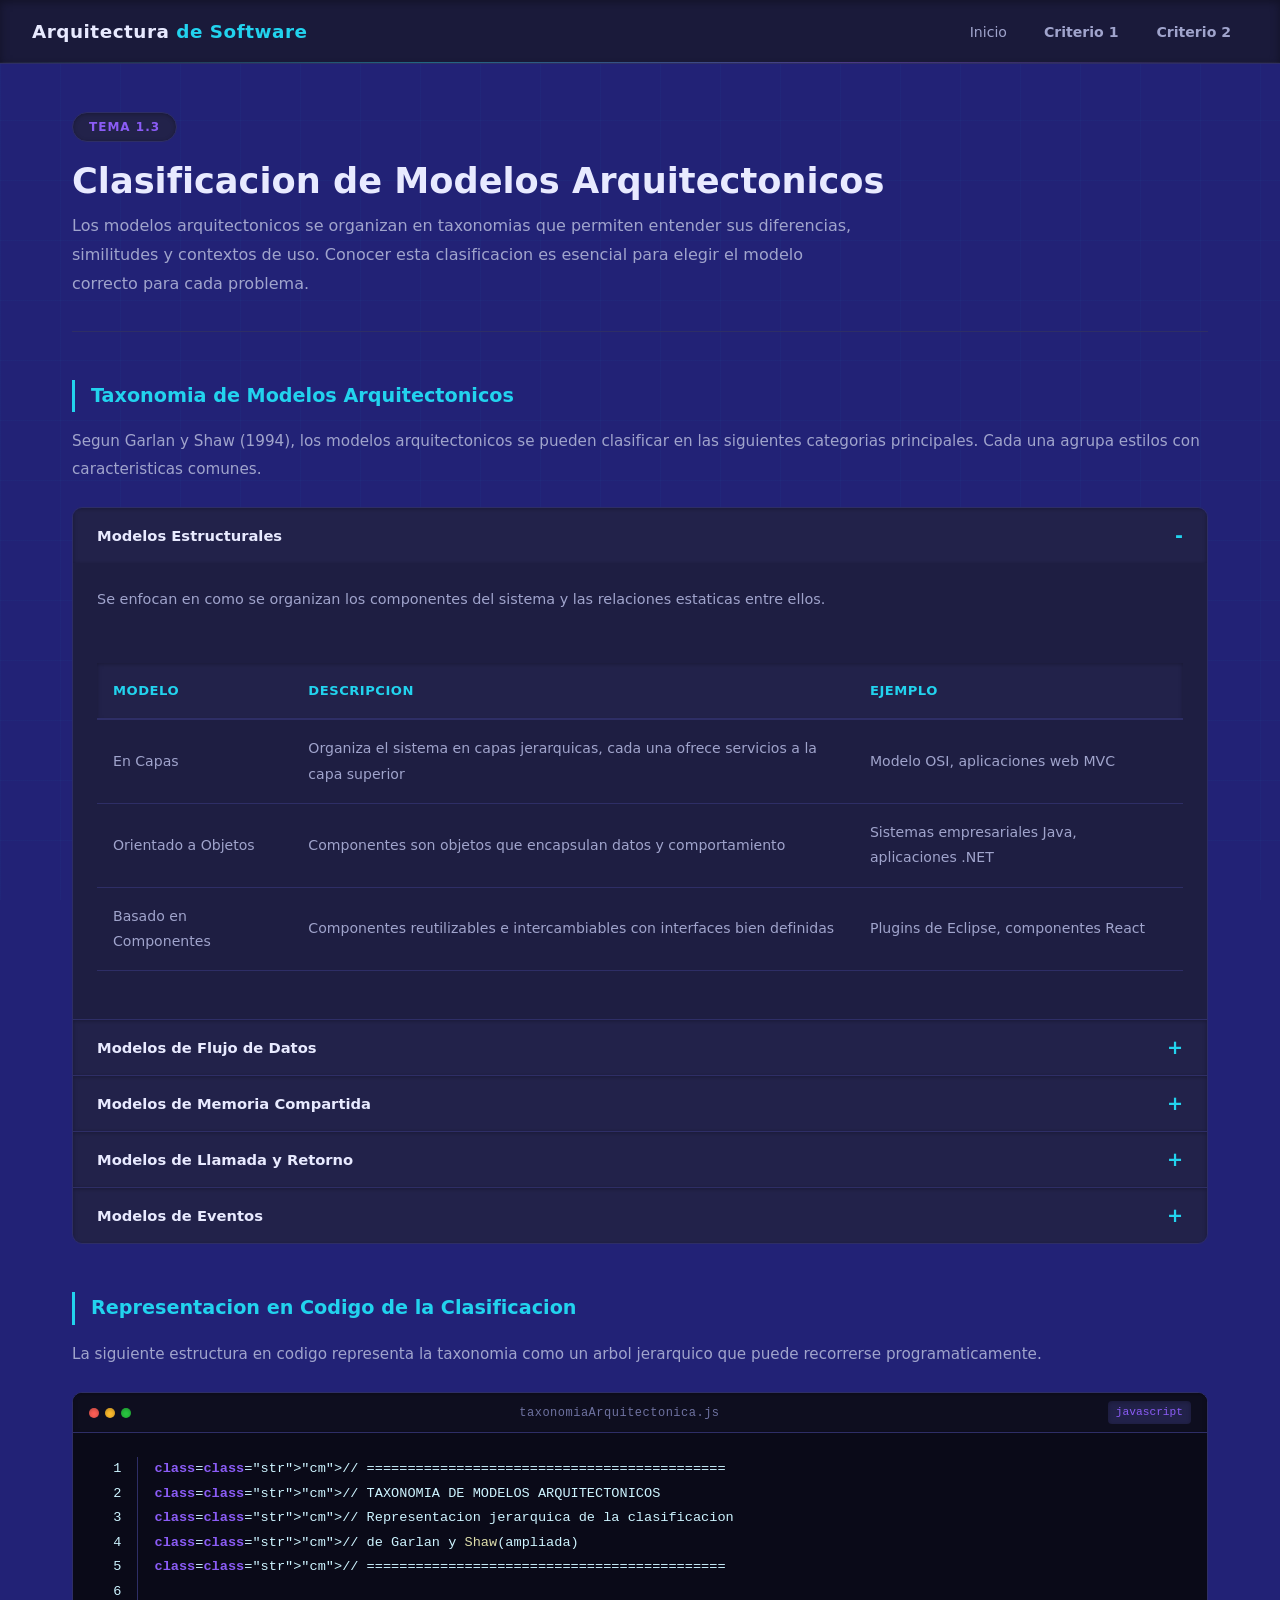
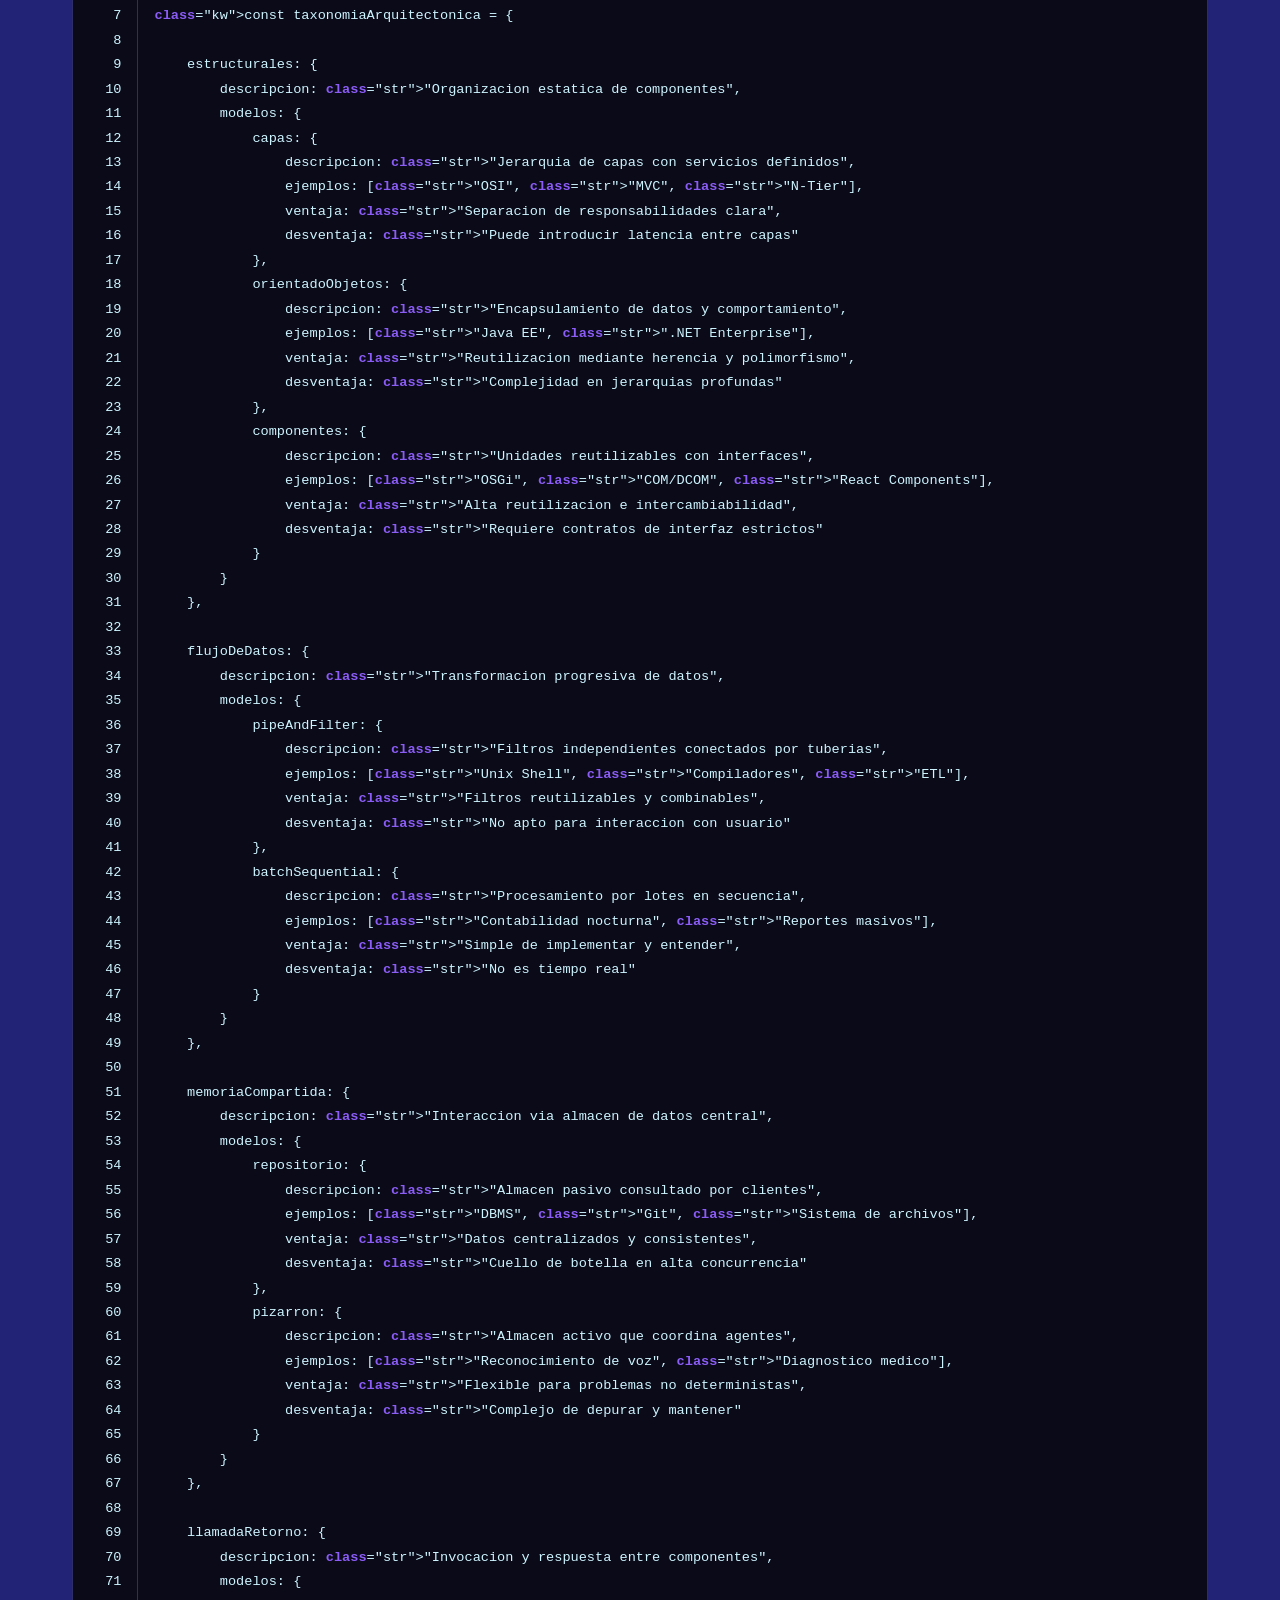
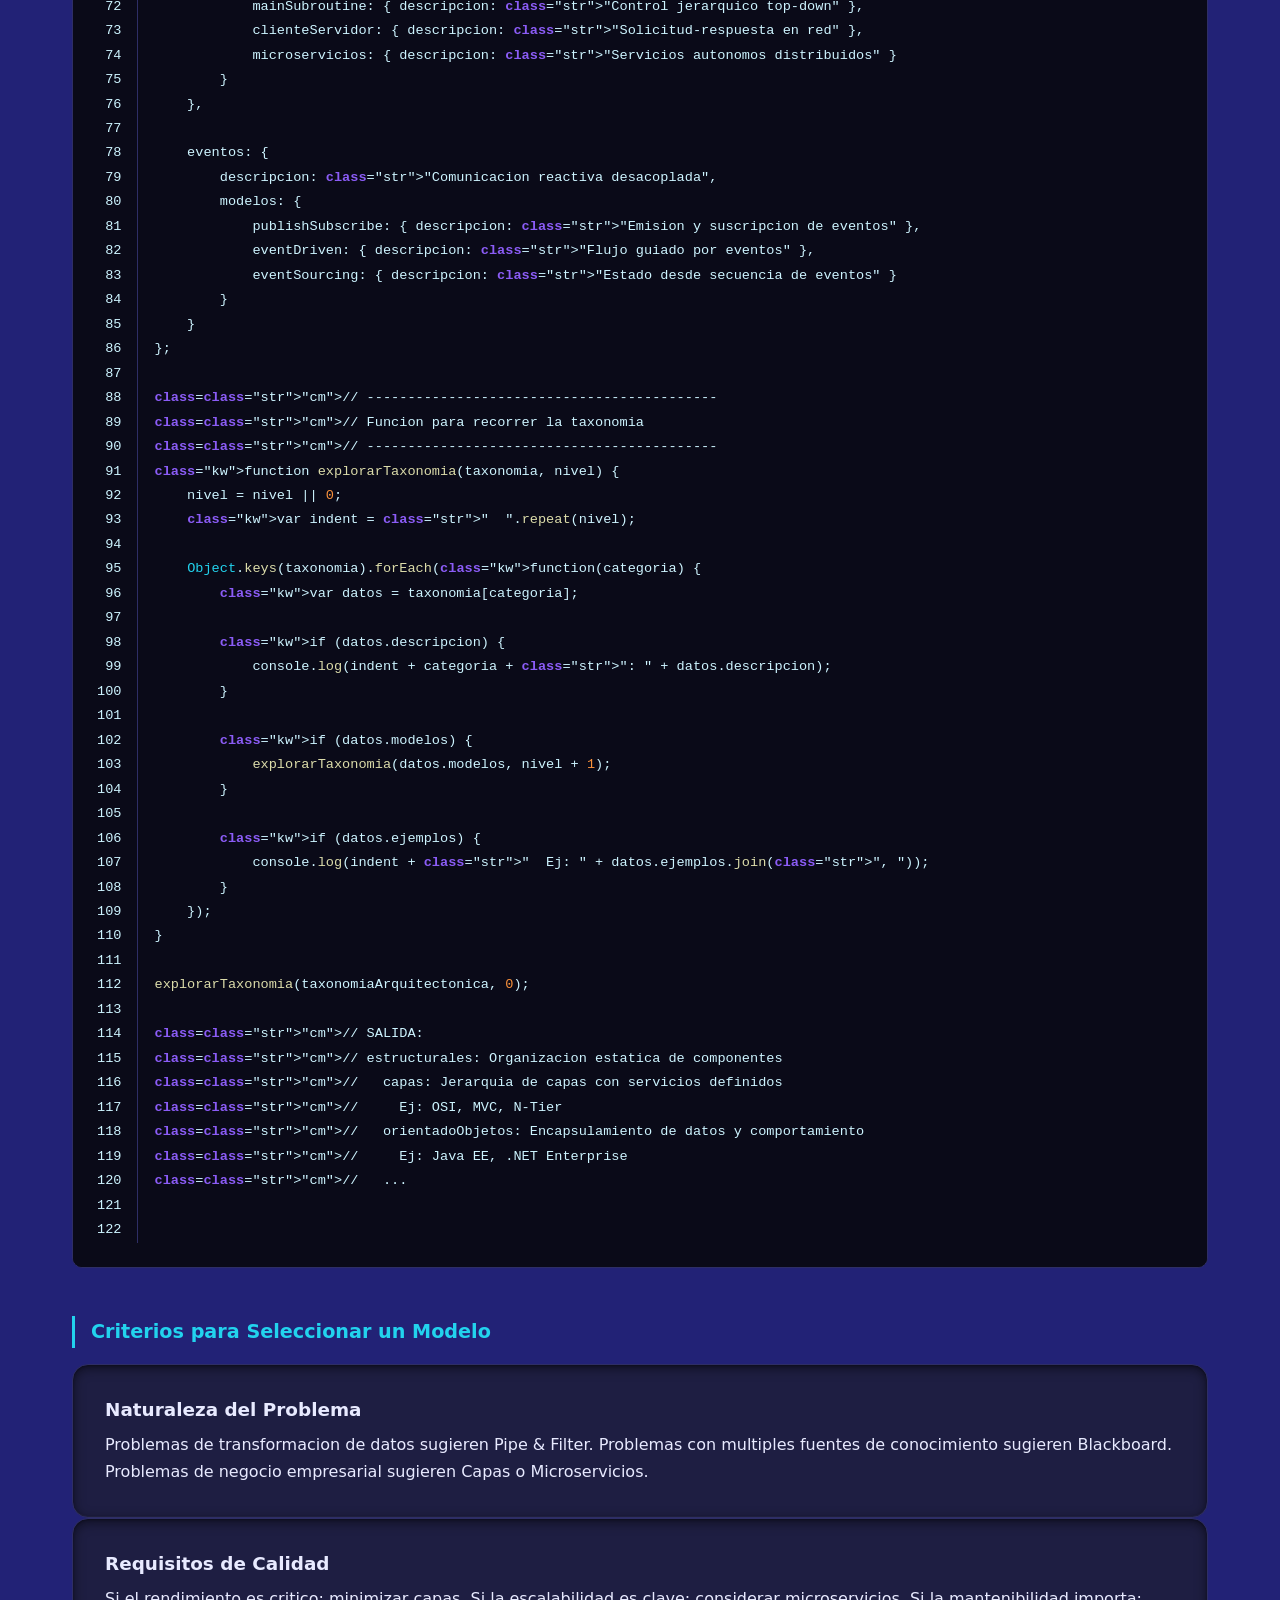
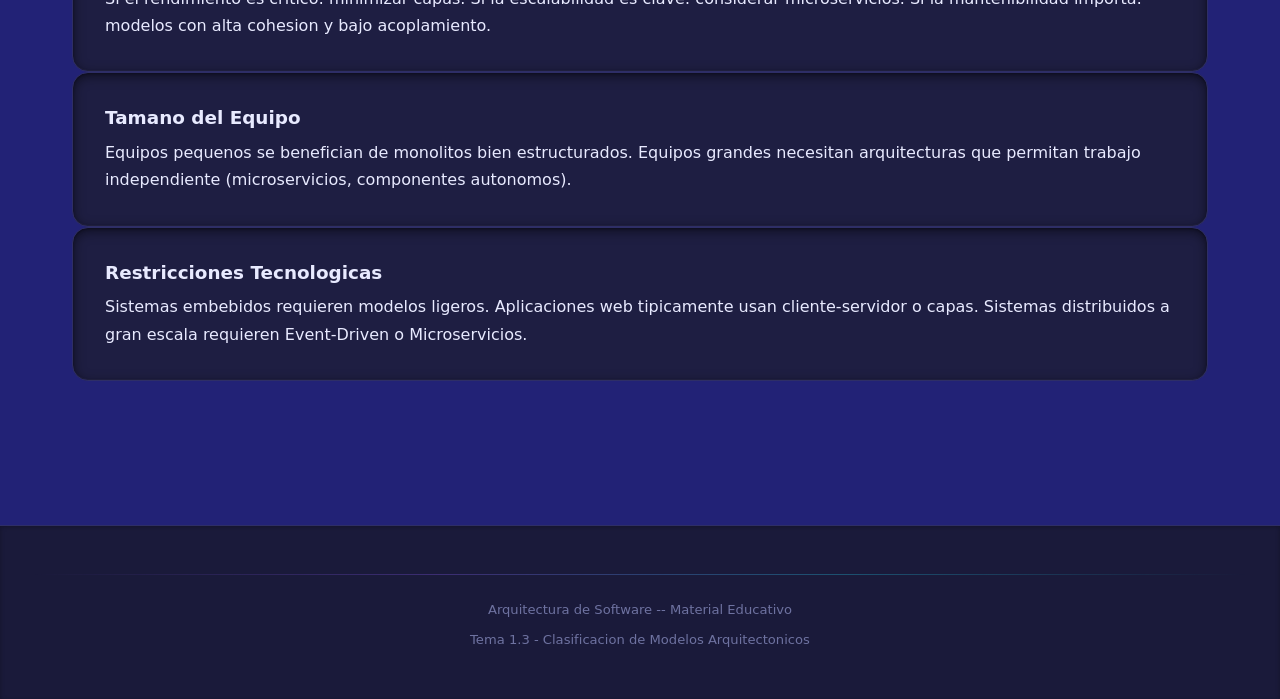
<file: pages/criterio1/clasificacion-modelos.html>
<!-- ============================================================
     ARCHIVO: pages/criterio1/clasificacion-modelos.html
     TEMA: 1.3 - Clasificacion de Modelos Arquitectonicos
     
     COMENTARIO ARQUITECTONICO:
     Los modelos arquitectonicos se clasifican segun diferentes
     criterios: por estructura, por flujo de datos, por nivel de
     abstraccion y por dominio de aplicacion.
     ============================================================ -->
<!DOCTYPE html>
<html lang="es">
<head>
    <meta charset="UTF-8">
    <meta name="viewport" content="width=device-width, initial-scale=1.0">
    <title>1.3 Clasificacion de Modelos Arquitectonicos</title>
    <link rel="stylesheet" href="../../css/main.css">
</head>
<body>

    <nav class="navbar" role="navigation" aria-label="Navegacion principal">
        <div class="navbar__brand">Arquitectura <span>de Software</span></div>
        <button class="navbar__toggle" aria-expanded="false" aria-label="Abrir menu">|||</button>
        <ul class="navbar__menu">
            <li><a href="../../index.html" class="navbar__link">Inicio</a></li>
            <li class="navbar__dropdown">
                <button class="navbar__dropdown-trigger">Criterio 1</button>
                <div class="navbar__dropdown-content">
                    <a href="que-es-arquitectura.html" class="navbar__link">1.1 Que es Arquitectura</a>
                    <a href="importancia.html" class="navbar__link">1.2 Importancia</a>
                    <a href="clasificacion-modelos.html" class="navbar__link navbar__link--active">1.3 Clasificacion de Modelos</a>
                    <a href="estilos-basicos.html" class="navbar__link">1.4 Estilos Basicos</a>
                    <a href="ambitos-aplicacion.html" class="navbar__link">1.5 Ambitos de Aplicacion</a>
                </div>
            </li>
            <li class="navbar__dropdown">
                <button class="navbar__dropdown-trigger">Criterio 2</button>
                <div class="navbar__dropdown-content">
                    <a href="../criterio2/flujos-datos.html" class="navbar__link">2.1 Flujos de Datos</a>
                    <a href="../criterio2/centrados-datos.html" class="navbar__link">2.2 Centrados en Datos</a>
                    <a href="../criterio2/llamada-retorno.html" class="navbar__link">2.3 Llamada y Retorno</a>
                    <a href="../criterio2/arquitectura-capas.html" class="navbar__link">2.4 Arq. en Capas</a>
                    <a href="../criterio2/principios-capas.html" class="navbar__link">2.5 Principios</a>
                </div>
            </li>
        </ul>
    </nav>

    <main class="main-content">

        <header class="topic-header">
            <span class="topic-header__number">Tema 1.3</span>
            <h1 class="topic-header__title">Clasificacion de Modelos Arquitectonicos</h1>
            <p class="topic-header__description">
                Los modelos arquitectonicos se organizan en taxonomias que permiten
                entender sus diferencias, similitudes y contextos de uso. Conocer
                esta clasificacion es esencial para elegir el modelo correcto
                para cada problema.
            </p>
        </header>

        <!-- Taxonomia Principal -->
        <section class="content-section">
            <h2 class="content-section__title">Taxonomia de Modelos Arquitectonicos</h2>
            <p class="content-section__text">
                Segun Garlan y Shaw (1994), los modelos arquitectonicos se pueden clasificar
                en las siguientes categorias principales. Cada una agrupa estilos con
                caracteristicas comunes.
            </p>

            <div class="accordion">
                <div class="accordion__item accordion__item--open">
                    <button class="accordion__trigger">Modelos Estructurales</button>
                    <div class="accordion__content">
                        <div class="accordion__body">
                            <p>Se enfocan en como se organizan los componentes del sistema
                            y las relaciones estaticas entre ellos.</p>
                            <br>
                            <table class="data-table">
                                <thead>
                                    <tr>
                                        <th>Modelo</th>
                                        <th>Descripcion</th>
                                        <th>Ejemplo</th>
                                    </tr>
                                </thead>
                                <tbody>
                                    <tr>
                                        <td>En Capas</td>
                                        <td>Organiza el sistema en capas jerarquicas, cada una ofrece servicios a la capa superior</td>
                                        <td>Modelo OSI, aplicaciones web MVC</td>
                                    </tr>
                                    <tr>
                                        <td>Orientado a Objetos</td>
                                        <td>Componentes son objetos que encapsulan datos y comportamiento</td>
                                        <td>Sistemas empresariales Java, aplicaciones .NET</td>
                                    </tr>
                                    <tr>
                                        <td>Basado en Componentes</td>
                                        <td>Componentes reutilizables e intercambiables con interfaces bien definidas</td>
                                        <td>Plugins de Eclipse, componentes React</td>
                                    </tr>
                                </tbody>
                            </table>
                        </div>
                    </div>
                </div>

                <div class="accordion__item">
                    <button class="accordion__trigger">Modelos de Flujo de Datos</button>
                    <div class="accordion__content">
                        <div class="accordion__body">
                            <p>Se centran en como los datos fluyen a traves del sistema,
                            siendo transformados por cada componente.</p>
                            <br>
                            <table class="data-table">
                                <thead>
                                    <tr>
                                        <th>Modelo</th>
                                        <th>Descripcion</th>
                                        <th>Ejemplo</th>
                                    </tr>
                                </thead>
                                <tbody>
                                    <tr>
                                        <td>Pipe and Filter</td>
                                        <td>Datos fluyen por tuberias entre filtros que los transforman</td>
                                        <td>Unix pipes, compiladores, ETL</td>
                                    </tr>
                                    <tr>
                                        <td>Batch Sequential</td>
                                        <td>Procesos por lotes que se ejecutan en secuencia</td>
                                        <td>Procesamiento nocturno de bancos</td>
                                    </tr>
                                </tbody>
                            </table>
                        </div>
                    </div>
                </div>

                <div class="accordion__item">
                    <button class="accordion__trigger">Modelos de Memoria Compartida</button>
                    <div class="accordion__content">
                        <div class="accordion__body">
                            <p>Los componentes interactuan a traves de un almacen de datos
                            central al que todos tienen acceso.</p>
                            <br>
                            <table class="data-table">
                                <thead>
                                    <tr>
                                        <th>Modelo</th>
                                        <th>Descripcion</th>
                                        <th>Ejemplo</th>
                                    </tr>
                                </thead>
                                <tbody>
                                    <tr>
                                        <td>Repositorio</td>
                                        <td>Almacen central pasivo, los clientes consultan y modifican</td>
                                        <td>Bases de datos, sistemas de archivos</td>
                                    </tr>
                                    <tr>
                                        <td>Pizarron (Blackboard)</td>
                                        <td>Almacen activo que coordina agentes especializados</td>
                                        <td>Reconocimiento de voz, IA diagnostica</td>
                                    </tr>
                                </tbody>
                            </table>
                        </div>
                    </div>
                </div>

                <div class="accordion__item">
                    <button class="accordion__trigger">Modelos de Llamada y Retorno</button>
                    <div class="accordion__content">
                        <div class="accordion__body">
                            <p>La interaccion se basa en invocaciones de funciones, metodos
                            o servicios que retornan resultados.</p>
                            <br>
                            <table class="data-table">
                                <thead>
                                    <tr>
                                        <th>Modelo</th>
                                        <th>Descripcion</th>
                                        <th>Ejemplo</th>
                                    </tr>
                                </thead>
                                <tbody>
                                    <tr>
                                        <td>Programa Principal / Subrutina</td>
                                        <td>Control jerarquico top-down</td>
                                        <td>Programas en C clasico</td>
                                    </tr>
                                    <tr>
                                        <td>Cliente-Servidor</td>
                                        <td>Clientes solicitan servicios a servidores</td>
                                        <td>Aplicaciones web, APIs REST</td>
                                    </tr>
                                    <tr>
                                        <td>RPC / Microservicios</td>
                                        <td>Llamadas remotas entre servicios distribuidos</td>
                                        <td>gRPC, arquitecturas de Netflix</td>
                                    </tr>
                                </tbody>
                            </table>
                        </div>
                    </div>
                </div>

                <div class="accordion__item">
                    <button class="accordion__trigger">Modelos de Eventos</button>
                    <div class="accordion__content">
                        <div class="accordion__body">
                            <p>Los componentes se comunican mediante la emision y recepcion
                            de eventos, sin conocerse directamente entre si.</p>
                            <br>
                            <table class="data-table">
                                <thead>
                                    <tr>
                                        <th>Modelo</th>
                                        <th>Descripcion</th>
                                        <th>Ejemplo</th>
                                    </tr>
                                </thead>
                                <tbody>
                                    <tr>
                                        <td>Publish-Subscribe</td>
                                        <td>Publicadores emiten eventos, suscriptores los reciben</td>
                                        <td>Kafka, RabbitMQ</td>
                                    </tr>
                                    <tr>
                                        <td>Event-Driven</td>
                                        <td>El flujo del sistema esta guiado por eventos</td>
                                        <td>Interfaces graficas, IoT</td>
                                    </tr>
                                    <tr>
                                        <td>Event Sourcing</td>
                                        <td>El estado se reconstruye a partir de la secuencia de eventos</td>
                                        <td>Sistemas financieros, auditoria</td>
                                    </tr>
                                </tbody>
                            </table>
                        </div>
                    </div>
                </div>
            </div>
        </section>

        <!-- Mapa Conceptual en Codigo -->
        <section class="content-section">
            <h2 class="content-section__title">Representacion en Codigo de la Clasificacion</h2>
            <p class="content-section__text">
                La siguiente estructura en codigo representa la taxonomia como un arbol
                jerarquico que puede recorrerse programaticamente.
            </p>

            <div id="code-taxonomy" data-code-block data-filename="taxonomiaArquitectonica.js" data-language="javascript">
                <script type="text/plain">
// ============================================
// TAXONOMIA DE MODELOS ARQUITECTONICOS
// Representacion jerarquica de la clasificacion
// de Garlan y Shaw (ampliada)
// ============================================

const taxonomiaArquitectonica = {

    estructurales: {
        descripcion: "Organizacion estatica de componentes",
        modelos: {
            capas: {
                descripcion: "Jerarquia de capas con servicios definidos",
                ejemplos: ["OSI", "MVC", "N-Tier"],
                ventaja: "Separacion de responsabilidades clara",
                desventaja: "Puede introducir latencia entre capas"
            },
            orientadoObjetos: {
                descripcion: "Encapsulamiento de datos y comportamiento",
                ejemplos: ["Java EE", ".NET Enterprise"],
                ventaja: "Reutilizacion mediante herencia y polimorfismo",
                desventaja: "Complejidad en jerarquias profundas"
            },
            componentes: {
                descripcion: "Unidades reutilizables con interfaces",
                ejemplos: ["OSGi", "COM/DCOM", "React Components"],
                ventaja: "Alta reutilizacion e intercambiabilidad",
                desventaja: "Requiere contratos de interfaz estrictos"
            }
        }
    },

    flujoDeDatos: {
        descripcion: "Transformacion progresiva de datos",
        modelos: {
            pipeAndFilter: {
                descripcion: "Filtros independientes conectados por tuberias",
                ejemplos: ["Unix Shell", "Compiladores", "ETL"],
                ventaja: "Filtros reutilizables y combinables",
                desventaja: "No apto para interaccion con usuario"
            },
            batchSequential: {
                descripcion: "Procesamiento por lotes en secuencia",
                ejemplos: ["Contabilidad nocturna", "Reportes masivos"],
                ventaja: "Simple de implementar y entender",
                desventaja: "No es tiempo real"
            }
        }
    },

    memoriaCompartida: {
        descripcion: "Interaccion via almacen de datos central",
        modelos: {
            repositorio: {
                descripcion: "Almacen pasivo consultado por clientes",
                ejemplos: ["DBMS", "Git", "Sistema de archivos"],
                ventaja: "Datos centralizados y consistentes",
                desventaja: "Cuello de botella en alta concurrencia"
            },
            pizarron: {
                descripcion: "Almacen activo que coordina agentes",
                ejemplos: ["Reconocimiento de voz", "Diagnostico medico"],
                ventaja: "Flexible para problemas no deterministas",
                desventaja: "Complejo de depurar y mantener"
            }
        }
    },

    llamadaRetorno: {
        descripcion: "Invocacion y respuesta entre componentes",
        modelos: {
            mainSubroutine: { descripcion: "Control jerarquico top-down" },
            clienteServidor: { descripcion: "Solicitud-respuesta en red" },
            microservicios: { descripcion: "Servicios autonomos distribuidos" }
        }
    },

    eventos: {
        descripcion: "Comunicacion reactiva desacoplada",
        modelos: {
            publishSubscribe: { descripcion: "Emision y suscripcion de eventos" },
            eventDriven: { descripcion: "Flujo guiado por eventos" },
            eventSourcing: { descripcion: "Estado desde secuencia de eventos" }
        }
    }
};

// -------------------------------------------
// Funcion para recorrer la taxonomia
// -------------------------------------------
function explorarTaxonomia(taxonomia, nivel) {
    nivel = nivel || 0;
    var indent = "  ".repeat(nivel);

    Object.keys(taxonomia).forEach(function(categoria) {
        var datos = taxonomia[categoria];

        if (datos.descripcion) {
            console.log(indent + categoria + ": " + datos.descripcion);
        }

        if (datos.modelos) {
            explorarTaxonomia(datos.modelos, nivel + 1);
        }

        if (datos.ejemplos) {
            console.log(indent + "  Ej: " + datos.ejemplos.join(", "));
        }
    });
}

explorarTaxonomia(taxonomiaArquitectonica, 0);

// SALIDA:
// estructurales: Organizacion estatica de componentes
//   capas: Jerarquia de capas con servicios definidos
//     Ej: OSI, MVC, N-Tier
//   orientadoObjetos: Encapsulamiento de datos y comportamiento
//     Ej: Java EE, .NET Enterprise
//   ...
                </script>
            </div>
        </section>

        <!-- Criterios de Seleccion -->
        <section class="content-section">
            <h2 class="content-section__title">Criterios para Seleccionar un Modelo</h2>

            <div class="card-grid">
                <div class="card">
                    <h3 class="card__title">Naturaleza del Problema</h3>
                    <p class="card__text">
                        Problemas de transformacion de datos sugieren Pipe & Filter.
                        Problemas con multiples fuentes de conocimiento sugieren Blackboard.
                        Problemas de negocio empresarial sugieren Capas o Microservicios.
                    </p>
                </div>
                <div class="card">
                    <h3 class="card__title">Requisitos de Calidad</h3>
                    <p class="card__text">
                        Si el rendimiento es critico: minimizar capas. Si la escalabilidad
                        es clave: considerar microservicios. Si la mantenibilidad importa:
                        modelos con alta cohesion y bajo acoplamiento.
                    </p>
                </div>
                <div class="card">
                    <h3 class="card__title">Tamano del Equipo</h3>
                    <p class="card__text">
                        Equipos pequenos se benefician de monolitos bien estructurados.
                        Equipos grandes necesitan arquitecturas que permitan trabajo
                        independiente (microservicios, componentes autonomos).
                    </p>
                </div>
                <div class="card">
                    <h3 class="card__title">Restricciones Tecnologicas</h3>
                    <p class="card__text">
                        Sistemas embebidos requieren modelos ligeros. Aplicaciones web
                        tipicamente usan cliente-servidor o capas. Sistemas distribuidos
                        a gran escala requieren Event-Driven o Microservicios.
                    </p>
                </div>
            </div>
        </section>

        <!-- Actividad -->
        <!-- <section class="content-section">
            <h2 class="content-section__title">Actividad del Estudiante</h2>
            <div class="info-panel info-panel--purple">
                <p class="info-panel__title">Elaborar un Mapa Conceptual</p>
                <p class="info-panel__text">
                    Elabore un mapa conceptual que represente la taxonomia completa de
                    modelos arquitectonicos presentada. Para cada modelo incluya: una
                    breve descripcion, al menos un ejemplo real y el criterio de calidad
                    que mejor satisface (rendimiento, escalabilidad, mantenibilidad, etc.).
                </p>
            </div>
        </section> -->

    </main>

    <footer class="footer">
        <div class="footer__line"></div>
        <p>Arquitectura de Software -- Material Educativo</p>
        <p class="mt-sm text-muted">Tema 1.3 - Clasificacion de Modelos Arquitectonicos</p>
    </footer>

    <script src="../../js/modules/navigation.js"></script>
    <script src="../../js/modules/codeCanvas.js"></script>
    <script src="../../js/modules/interactions.js"></script>
    <script src="../../js/modules/diagrams.js"></script>
    <script src="../../js/app.js"></script>

</body>
</html>
</file>
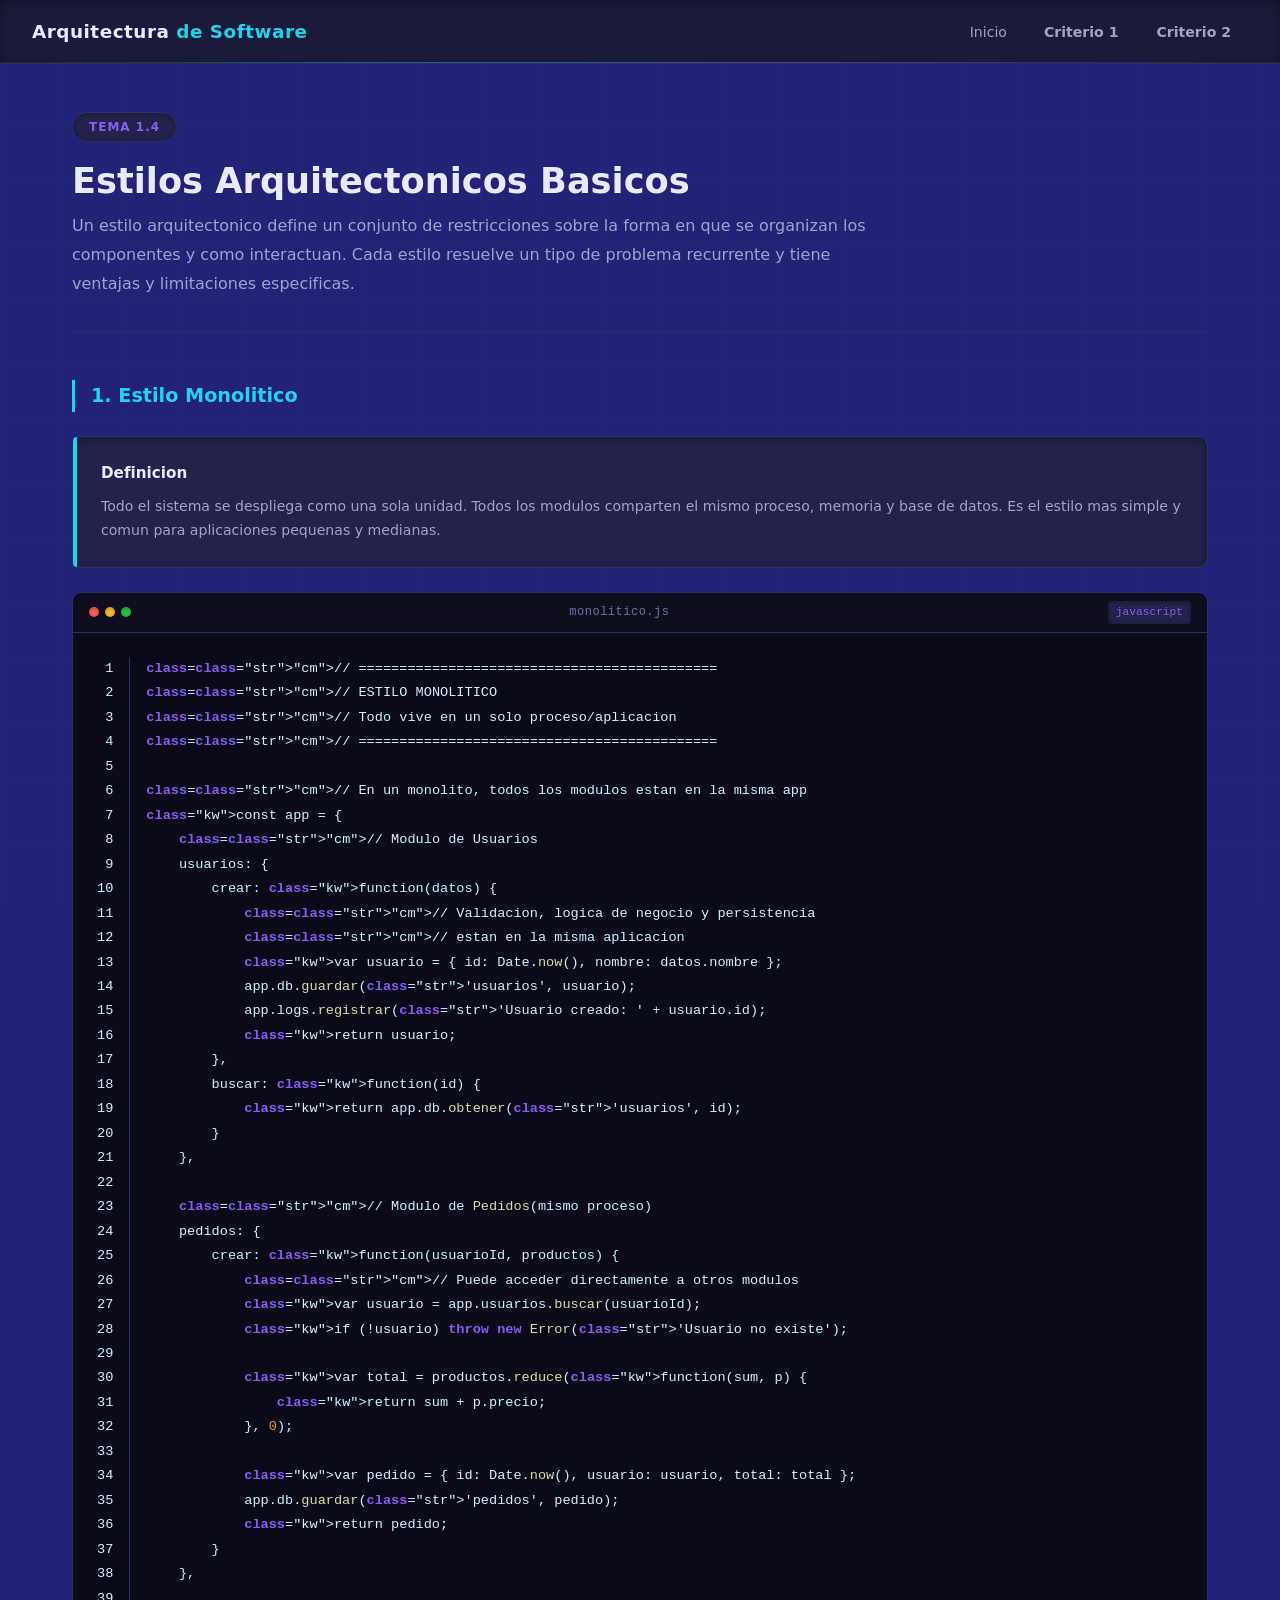
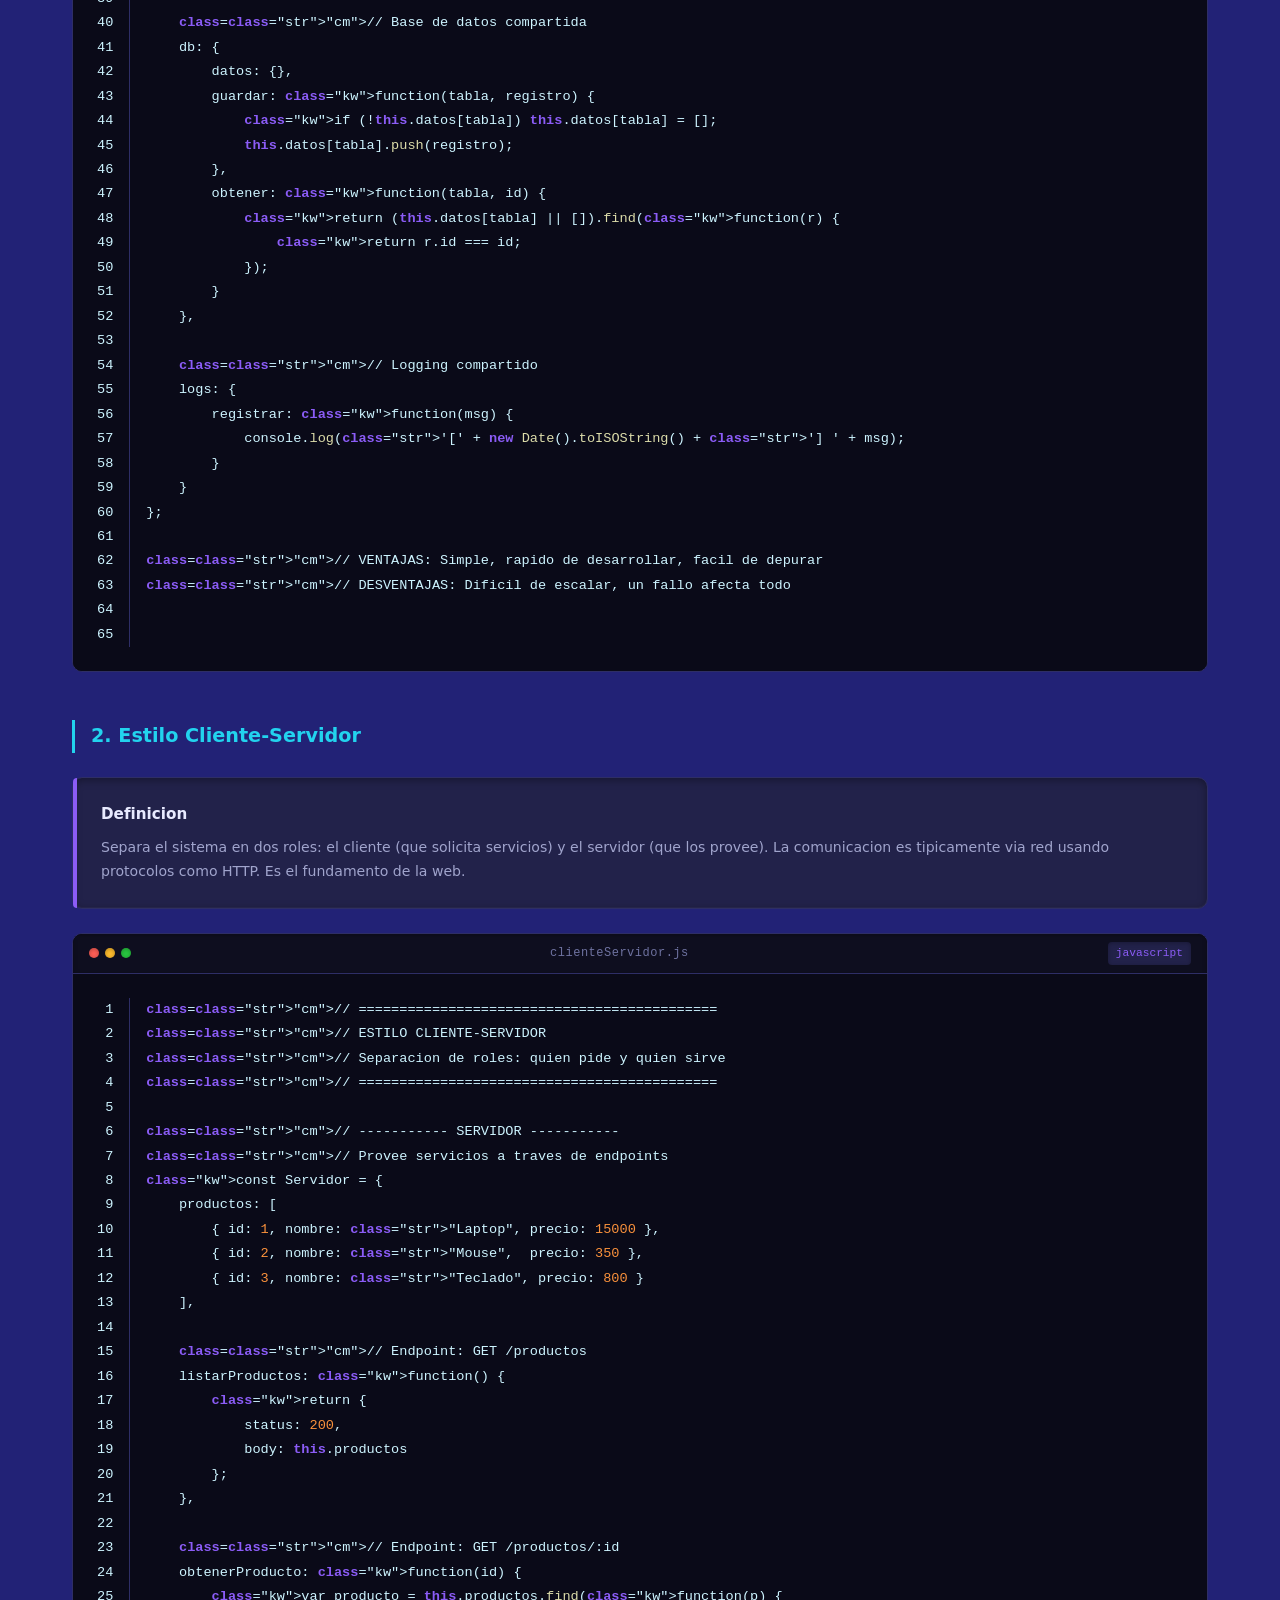
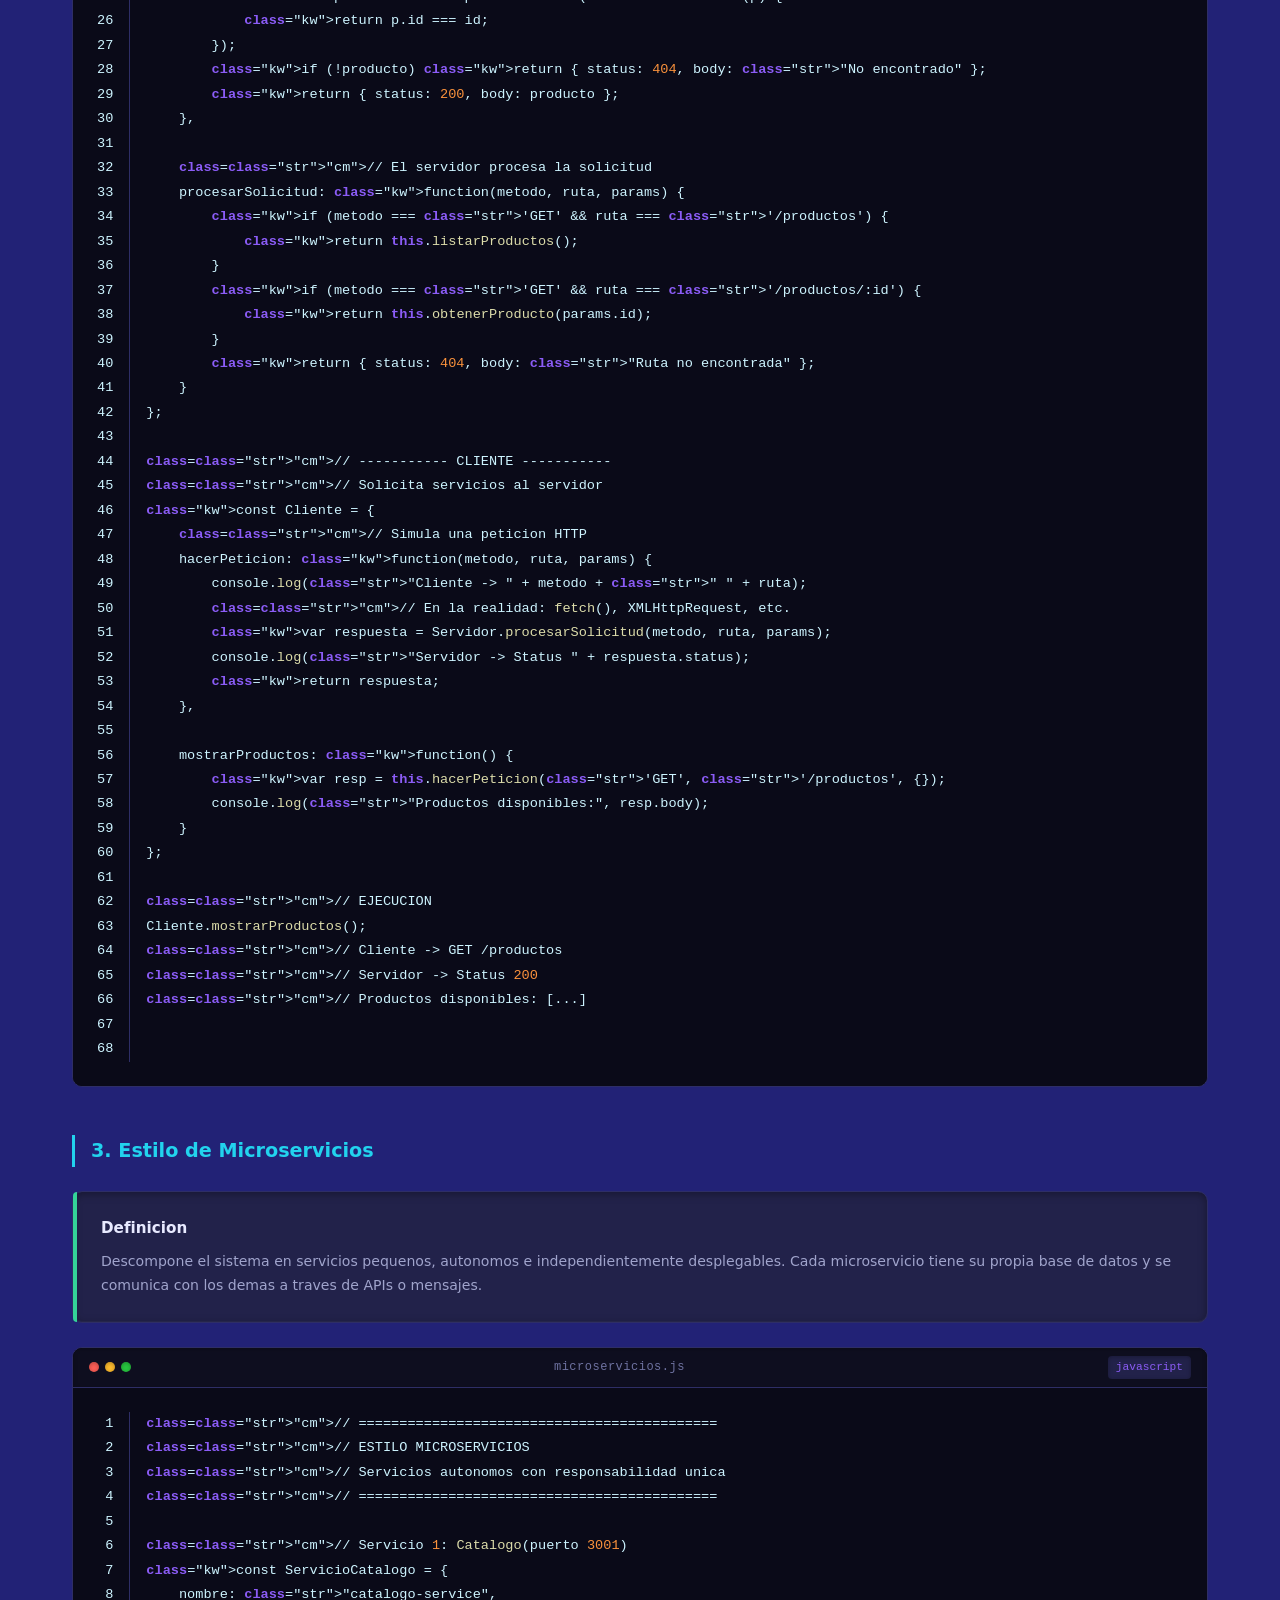
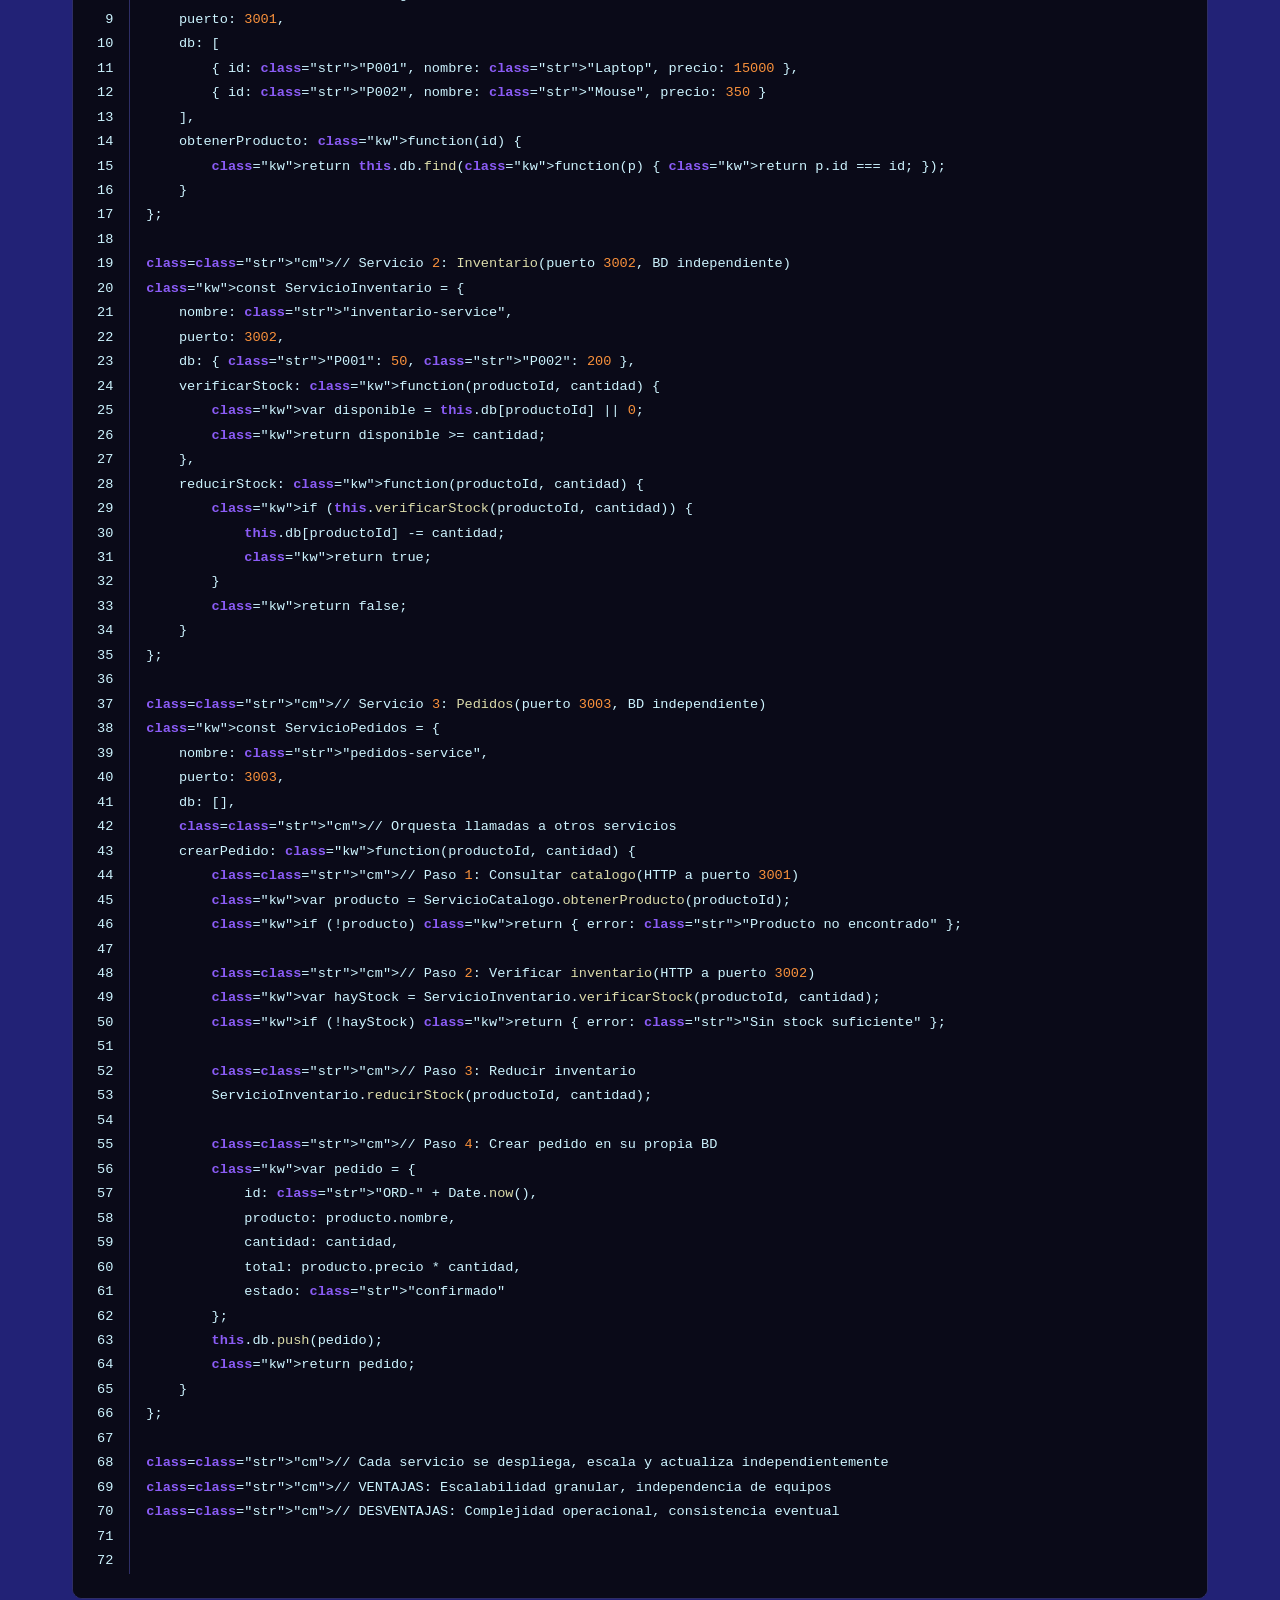
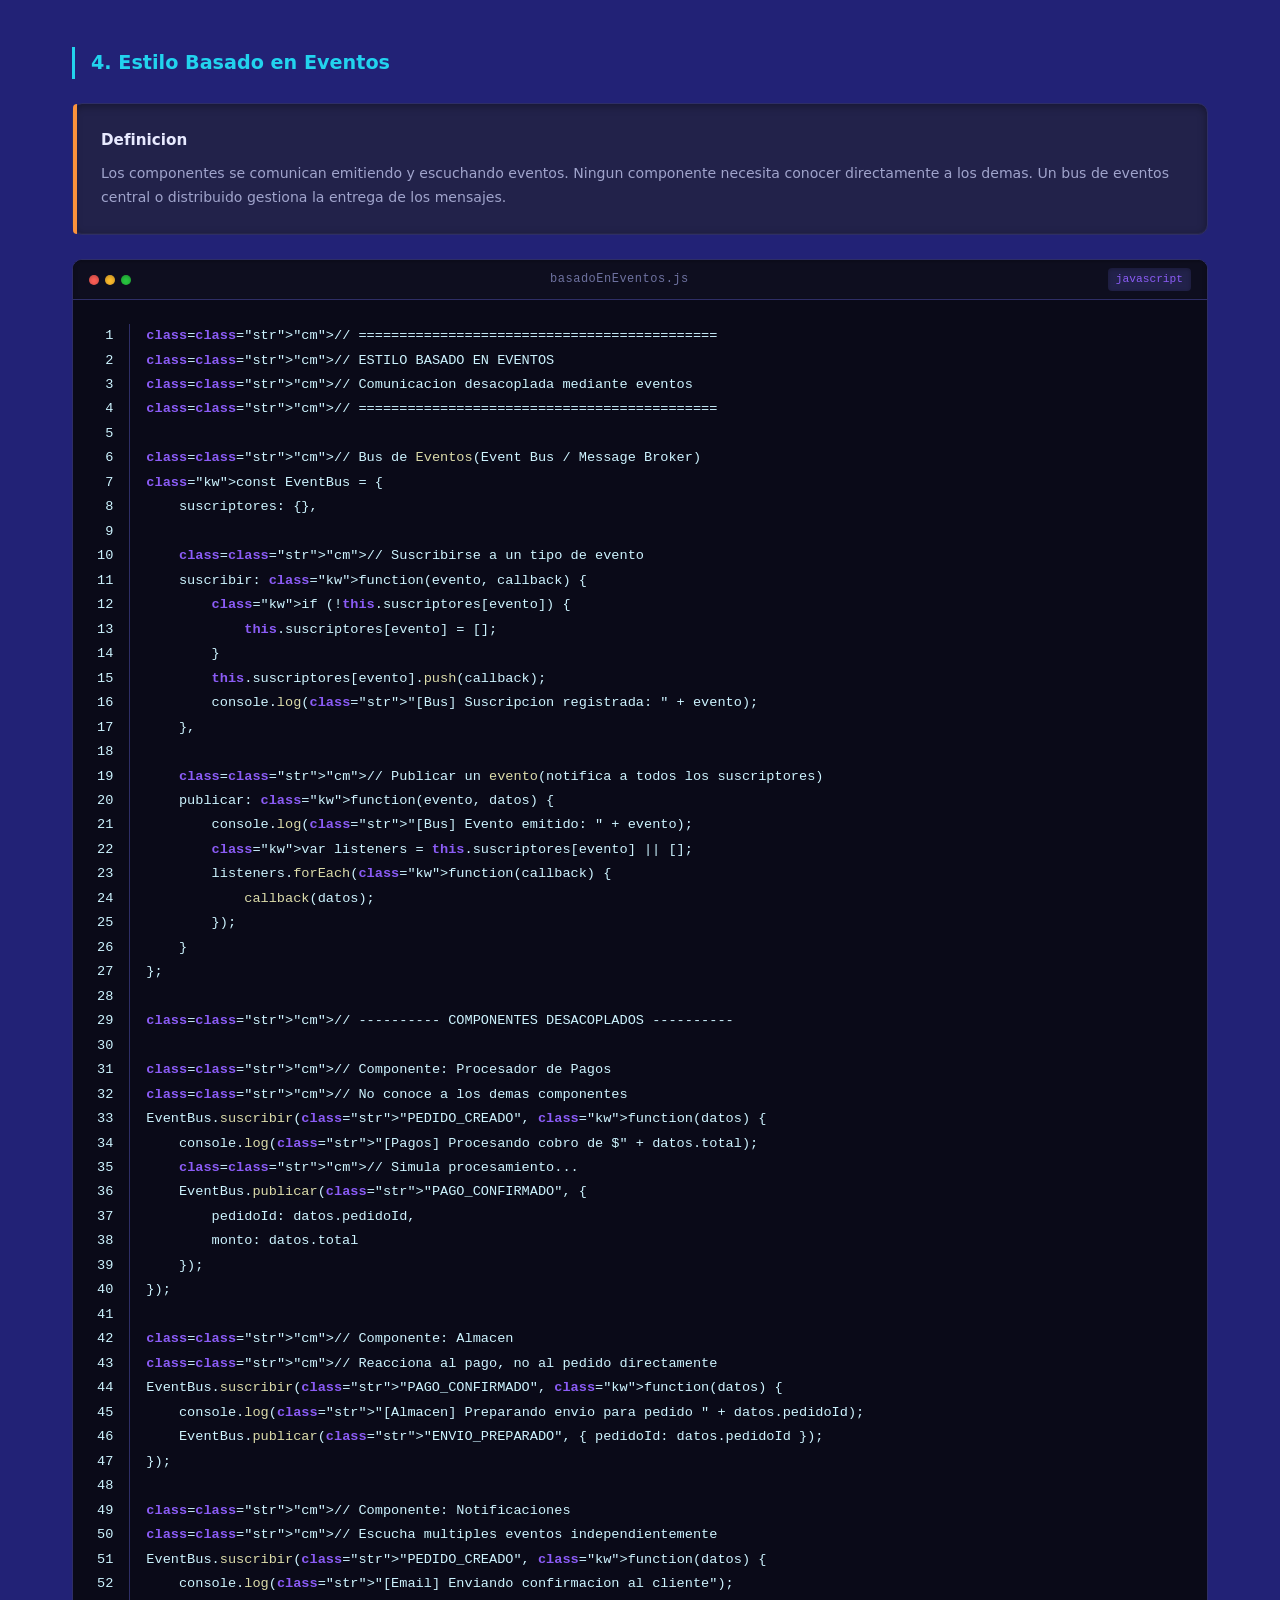
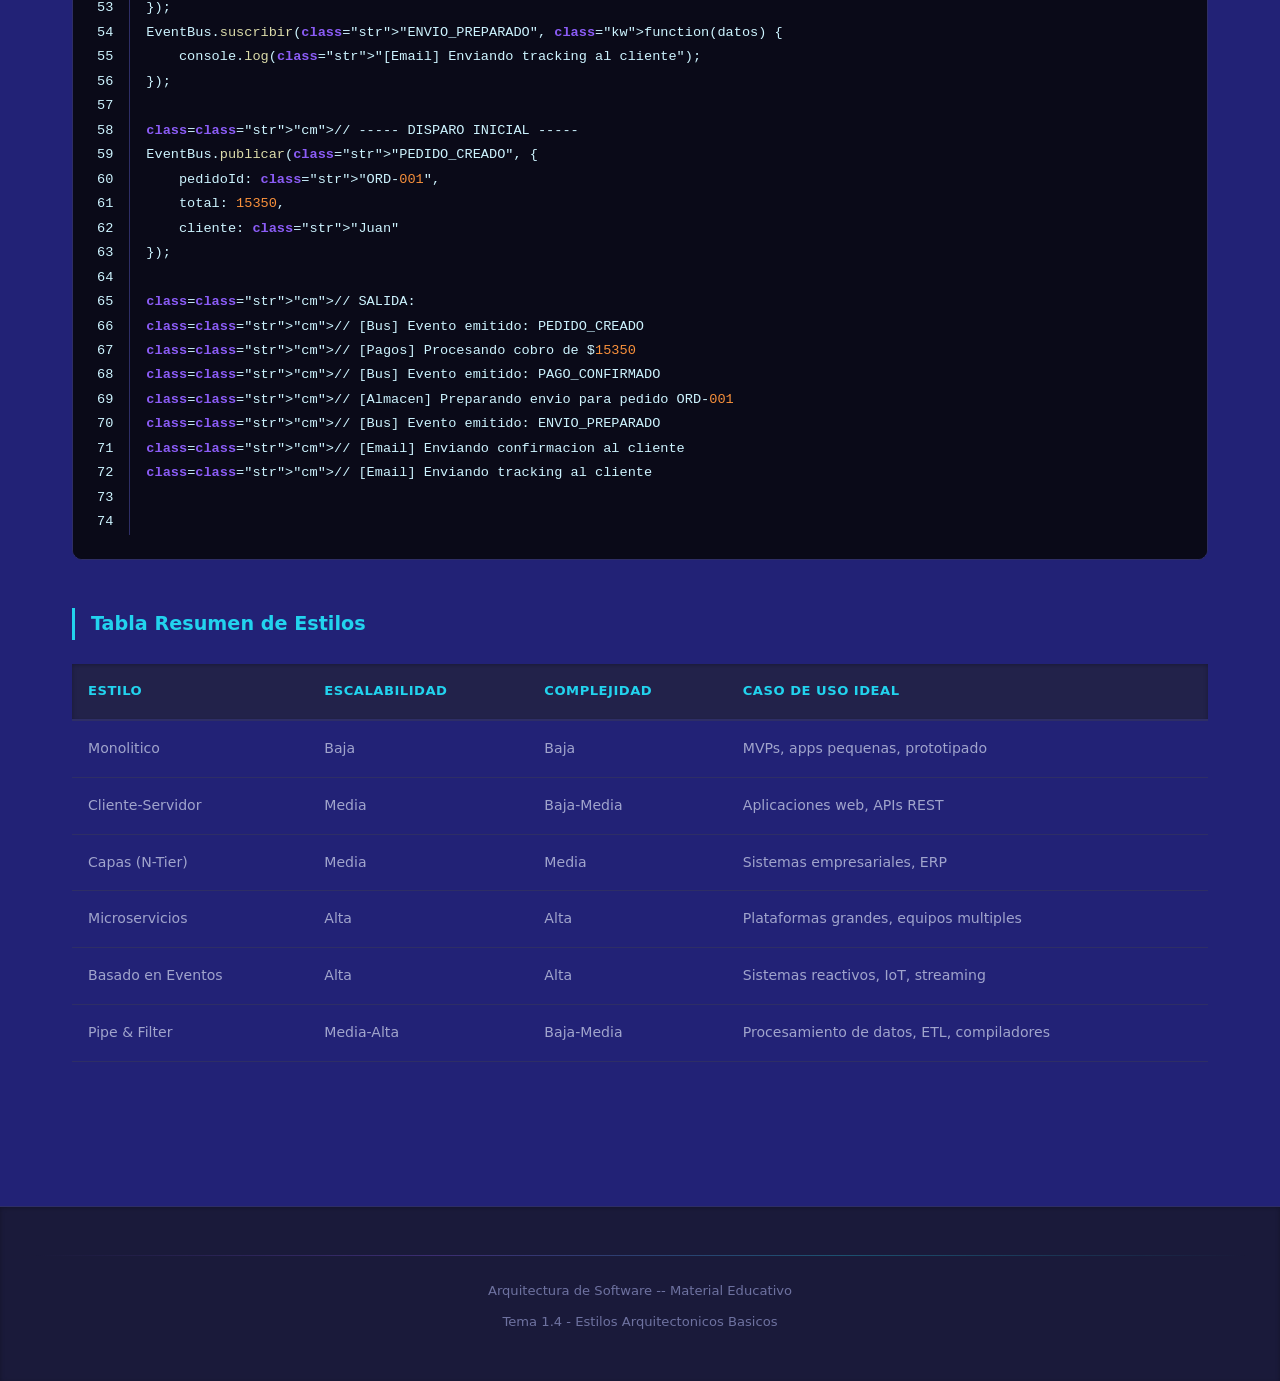
<file: pages/criterio1/estilos-basicos.html>
<!-- ============================================================
     ARCHIVO: pages/criterio1/estilos-basicos.html
     TEMA: 1.4 - Estilos Arquitectonicos Basicos
     
     COMENTARIO ARQUITECTONICO:
     Los estilos arquitectonicos basicos son patrones recurrentes
     que resuelven problemas conocidos. Conocerlos permite al
     arquitecto tomar decisiones informadas y comunicar
     efectivamente las soluciones.
     ============================================================ -->
<!DOCTYPE html>
<html lang="es">
<head>
    <meta charset="UTF-8">
    <meta name="viewport" content="width=device-width, initial-scale=1.0">
    <title>1.4 Estilos Arquitectonicos Basicos</title>
    <link rel="stylesheet" href="../../css/main.css">
</head>
<body>

    <nav class="navbar" role="navigation" aria-label="Navegacion principal">
        <div class="navbar__brand">Arquitectura <span>de Software</span></div>
        <button class="navbar__toggle" aria-expanded="false" aria-label="Abrir menu">|||</button>
        <ul class="navbar__menu">
            <li><a href="../../index.html" class="navbar__link">Inicio</a></li>
            <li class="navbar__dropdown">
                <button class="navbar__dropdown-trigger">Criterio 1</button>
                <div class="navbar__dropdown-content">
                    <a href="que-es-arquitectura.html" class="navbar__link">1.1 Que es Arquitectura</a>
                    <a href="importancia.html" class="navbar__link">1.2 Importancia</a>
                    <a href="clasificacion-modelos.html" class="navbar__link">1.3 Clasificacion de Modelos</a>
                    <a href="estilos-basicos.html" class="navbar__link navbar__link--active">1.4 Estilos Basicos</a>
                    <a href="ambitos-aplicacion.html" class="navbar__link">1.5 Ambitos de Aplicacion</a>
                </div>
            </li>
            <li class="navbar__dropdown">
                <button class="navbar__dropdown-trigger">Criterio 2</button>
                <div class="navbar__dropdown-content">
                    <a href="../criterio2/flujos-datos.html" class="navbar__link">2.1 Flujos de Datos</a>
                    <a href="../criterio2/centrados-datos.html" class="navbar__link">2.2 Centrados en Datos</a>
                    <a href="../criterio2/llamada-retorno.html" class="navbar__link">2.3 Llamada y Retorno</a>
                    <a href="../criterio2/arquitectura-capas.html" class="navbar__link">2.4 Arq. en Capas</a>
                    <a href="../criterio2/principios-capas.html" class="navbar__link">2.5 Principios</a>
                </div>
            </li>
        </ul>
    </nav>

    <main class="main-content">

        <header class="topic-header">
            <span class="topic-header__number">Tema 1.4</span>
            <h1 class="topic-header__title">Estilos Arquitectonicos Basicos</h1>
            <p class="topic-header__description">
                Un estilo arquitectonico define un conjunto de restricciones sobre la
                forma en que se organizan los componentes y como interactuan. Cada
                estilo resuelve un tipo de problema recurrente y tiene ventajas
                y limitaciones especificas.
            </p>
        </header>

        <!-- Estilo 1: Monolitico -->
        <section class="content-section">
            <h2 class="content-section__title">1. Estilo Monolitico</h2>

            <div class="info-panel info-panel--cyan">
                <p class="info-panel__title">Definicion</p>
                <p class="info-panel__text">
                    Todo el sistema se despliega como una sola unidad. Todos los modulos
                    comparten el mismo proceso, memoria y base de datos. Es el estilo
                    mas simple y comun para aplicaciones pequenas y medianas.
                </p>
            </div>

            <div id="code-monolith" data-code-block data-filename="monolitico.js" data-language="javascript">
                <script type="text/plain">
// ============================================
// ESTILO MONOLITICO
// Todo vive en un solo proceso/aplicacion
// ============================================

// En un monolito, todos los modulos estan en la misma app
const app = {
    // Modulo de Usuarios
    usuarios: {
        crear: function(datos) {
            // Validacion, logica de negocio y persistencia
            // estan en la misma aplicacion
            var usuario = { id: Date.now(), nombre: datos.nombre };
            app.db.guardar('usuarios', usuario);
            app.logs.registrar('Usuario creado: ' + usuario.id);
            return usuario;
        },
        buscar: function(id) {
            return app.db.obtener('usuarios', id);
        }
    },

    // Modulo de Pedidos (mismo proceso)
    pedidos: {
        crear: function(usuarioId, productos) {
            // Puede acceder directamente a otros modulos
            var usuario = app.usuarios.buscar(usuarioId);
            if (!usuario) throw new Error('Usuario no existe');
            
            var total = productos.reduce(function(sum, p) {
                return sum + p.precio;
            }, 0);

            var pedido = { id: Date.now(), usuario: usuario, total: total };
            app.db.guardar('pedidos', pedido);
            return pedido;
        }
    },

    // Base de datos compartida
    db: {
        datos: {},
        guardar: function(tabla, registro) {
            if (!this.datos[tabla]) this.datos[tabla] = [];
            this.datos[tabla].push(registro);
        },
        obtener: function(tabla, id) {
            return (this.datos[tabla] || []).find(function(r) {
                return r.id === id;
            });
        }
    },

    // Logging compartido
    logs: {
        registrar: function(msg) {
            console.log('[' + new Date().toISOString() + '] ' + msg);
        }
    }
};

// VENTAJAS: Simple, rapido de desarrollar, facil de depurar
// DESVENTAJAS: Dificil de escalar, un fallo afecta todo
                </script>
            </div>
        </section>

        <!-- Estilo 2: Cliente-Servidor -->
        <section class="content-section">
            <h2 class="content-section__title">2. Estilo Cliente-Servidor</h2>

            <div class="info-panel info-panel--purple">
                <p class="info-panel__title">Definicion</p>
                <p class="info-panel__text">
                    Separa el sistema en dos roles: el cliente (que solicita servicios)
                    y el servidor (que los provee). La comunicacion es tipicamente
                    via red usando protocolos como HTTP. Es el fundamento de la web.
                </p>
            </div>

            <div id="code-client-server" data-code-block data-filename="clienteServidor.js" data-language="javascript">
                <script type="text/plain">
// ============================================
// ESTILO CLIENTE-SERVIDOR
// Separacion de roles: quien pide y quien sirve
// ============================================

// ----------- SERVIDOR -----------
// Provee servicios a traves de endpoints
const Servidor = {
    productos: [
        { id: 1, nombre: "Laptop", precio: 15000 },
        { id: 2, nombre: "Mouse",  precio: 350 },
        { id: 3, nombre: "Teclado", precio: 800 }
    ],

    // Endpoint: GET /productos
    listarProductos: function() {
        return {
            status: 200,
            body: this.productos
        };
    },

    // Endpoint: GET /productos/:id
    obtenerProducto: function(id) {
        var producto = this.productos.find(function(p) {
            return p.id === id;
        });
        if (!producto) return { status: 404, body: "No encontrado" };
        return { status: 200, body: producto };
    },

    // El servidor procesa la solicitud
    procesarSolicitud: function(metodo, ruta, params) {
        if (metodo === 'GET' && ruta === '/productos') {
            return this.listarProductos();
        }
        if (metodo === 'GET' && ruta === '/productos/:id') {
            return this.obtenerProducto(params.id);
        }
        return { status: 404, body: "Ruta no encontrada" };
    }
};

// ----------- CLIENTE -----------
// Solicita servicios al servidor
const Cliente = {
    // Simula una peticion HTTP
    hacerPeticion: function(metodo, ruta, params) {
        console.log("Cliente -> " + metodo + " " + ruta);
        // En la realidad: fetch(), XMLHttpRequest, etc.
        var respuesta = Servidor.procesarSolicitud(metodo, ruta, params);
        console.log("Servidor -> Status " + respuesta.status);
        return respuesta;
    },

    mostrarProductos: function() {
        var resp = this.hacerPeticion('GET', '/productos', {});
        console.log("Productos disponibles:", resp.body);
    }
};

// EJECUCION
Cliente.mostrarProductos();
// Cliente -> GET /productos
// Servidor -> Status 200
// Productos disponibles: [...]
                </script>
            </div>
        </section>

        <!-- Estilo 3: Microservicios -->
        <section class="content-section">
            <h2 class="content-section__title">3. Estilo de Microservicios</h2>

            <div class="info-panel info-panel--green">
                <p class="info-panel__title">Definicion</p>
                <p class="info-panel__text">
                    Descompone el sistema en servicios pequenos, autonomos e independientemente
                    desplegables. Cada microservicio tiene su propia base de datos y se
                    comunica con los demas a traves de APIs o mensajes.
                </p>
            </div>

            <div id="code-microservices" data-code-block data-filename="microservicios.js" data-language="javascript">
                <script type="text/plain">
// ============================================
// ESTILO MICROSERVICIOS
// Servicios autonomos con responsabilidad unica
// ============================================

// Servicio 1: Catalogo (puerto 3001)
const ServicioCatalogo = {
    nombre: "catalogo-service",
    puerto: 3001,
    db: [
        { id: "P001", nombre: "Laptop", precio: 15000 },
        { id: "P002", nombre: "Mouse", precio: 350 }
    ],
    obtenerProducto: function(id) {
        return this.db.find(function(p) { return p.id === id; });
    }
};

// Servicio 2: Inventario (puerto 3002, BD independiente)
const ServicioInventario = {
    nombre: "inventario-service",
    puerto: 3002,
    db: { "P001": 50, "P002": 200 },
    verificarStock: function(productoId, cantidad) {
        var disponible = this.db[productoId] || 0;
        return disponible >= cantidad;
    },
    reducirStock: function(productoId, cantidad) {
        if (this.verificarStock(productoId, cantidad)) {
            this.db[productoId] -= cantidad;
            return true;
        }
        return false;
    }
};

// Servicio 3: Pedidos (puerto 3003, BD independiente)
const ServicioPedidos = {
    nombre: "pedidos-service",
    puerto: 3003,
    db: [],
    // Orquesta llamadas a otros servicios
    crearPedido: function(productoId, cantidad) {
        // Paso 1: Consultar catalogo (HTTP a puerto 3001)
        var producto = ServicioCatalogo.obtenerProducto(productoId);
        if (!producto) return { error: "Producto no encontrado" };

        // Paso 2: Verificar inventario (HTTP a puerto 3002)
        var hayStock = ServicioInventario.verificarStock(productoId, cantidad);
        if (!hayStock) return { error: "Sin stock suficiente" };

        // Paso 3: Reducir inventario
        ServicioInventario.reducirStock(productoId, cantidad);

        // Paso 4: Crear pedido en su propia BD
        var pedido = {
            id: "ORD-" + Date.now(),
            producto: producto.nombre,
            cantidad: cantidad,
            total: producto.precio * cantidad,
            estado: "confirmado"
        };
        this.db.push(pedido);
        return pedido;
    }
};

// Cada servicio se despliega, escala y actualiza independientemente
// VENTAJAS: Escalabilidad granular, independencia de equipos
// DESVENTAJAS: Complejidad operacional, consistencia eventual
                </script>
            </div>
        </section>

        <!-- Estilo 4: Basado en Eventos -->
        <section class="content-section">
            <h2 class="content-section__title">4. Estilo Basado en Eventos</h2>

            <div class="info-panel info-panel--orange">
                <p class="info-panel__title">Definicion</p>
                <p class="info-panel__text">
                    Los componentes se comunican emitiendo y escuchando eventos. Ningun
                    componente necesita conocer directamente a los demas. Un bus de
                    eventos central o distribuido gestiona la entrega de los mensajes.
                </p>
            </div>

            <div id="code-event-driven" data-code-block data-filename="basadoEnEventos.js" data-language="javascript">
                <script type="text/plain">
// ============================================
// ESTILO BASADO EN EVENTOS
// Comunicacion desacoplada mediante eventos
// ============================================

// Bus de Eventos (Event Bus / Message Broker)
const EventBus = {
    suscriptores: {},

    // Suscribirse a un tipo de evento
    suscribir: function(evento, callback) {
        if (!this.suscriptores[evento]) {
            this.suscriptores[evento] = [];
        }
        this.suscriptores[evento].push(callback);
        console.log("[Bus] Suscripcion registrada: " + evento);
    },

    // Publicar un evento (notifica a todos los suscriptores)
    publicar: function(evento, datos) {
        console.log("[Bus] Evento emitido: " + evento);
        var listeners = this.suscriptores[evento] || [];
        listeners.forEach(function(callback) {
            callback(datos);
        });
    }
};

// ---------- COMPONENTES DESACOPLADOS ----------

// Componente: Procesador de Pagos
// No conoce a los demas componentes
EventBus.suscribir("PEDIDO_CREADO", function(datos) {
    console.log("[Pagos] Procesando cobro de $" + datos.total);
    // Simula procesamiento...
    EventBus.publicar("PAGO_CONFIRMADO", {
        pedidoId: datos.pedidoId,
        monto: datos.total
    });
});

// Componente: Almacen
// Reacciona al pago, no al pedido directamente
EventBus.suscribir("PAGO_CONFIRMADO", function(datos) {
    console.log("[Almacen] Preparando envio para pedido " + datos.pedidoId);
    EventBus.publicar("ENVIO_PREPARADO", { pedidoId: datos.pedidoId });
});

// Componente: Notificaciones
// Escucha multiples eventos independientemente
EventBus.suscribir("PEDIDO_CREADO", function(datos) {
    console.log("[Email] Enviando confirmacion al cliente");
});
EventBus.suscribir("ENVIO_PREPARADO", function(datos) {
    console.log("[Email] Enviando tracking al cliente");
});

// ----- DISPARO INICIAL -----
EventBus.publicar("PEDIDO_CREADO", {
    pedidoId: "ORD-001",
    total: 15350,
    cliente: "Juan"
});

// SALIDA:
// [Bus] Evento emitido: PEDIDO_CREADO
// [Pagos] Procesando cobro de $15350
// [Bus] Evento emitido: PAGO_CONFIRMADO
// [Almacen] Preparando envio para pedido ORD-001
// [Bus] Evento emitido: ENVIO_PREPARADO
// [Email] Enviando confirmacion al cliente
// [Email] Enviando tracking al cliente
                </script>
            </div>
        </section>

        <!-- Tabla Resumen -->
        <section class="content-section">
            <h2 class="content-section__title">Tabla Resumen de Estilos</h2>

            <table class="data-table">
                <thead>
                    <tr>
                        <th>Estilo</th>
                        <th>Escalabilidad</th>
                        <th>Complejidad</th>
                        <th>Caso de Uso Ideal</th>
                    </tr>
                </thead>
                <tbody>
                    <tr>
                        <td>Monolitico</td>
                        <td>Baja</td>
                        <td>Baja</td>
                        <td>MVPs, apps pequenas, prototipado</td>
                    </tr>
                    <tr>
                        <td>Cliente-Servidor</td>
                        <td>Media</td>
                        <td>Baja-Media</td>
                        <td>Aplicaciones web, APIs REST</td>
                    </tr>
                    <tr>
                        <td>Capas (N-Tier)</td>
                        <td>Media</td>
                        <td>Media</td>
                        <td>Sistemas empresariales, ERP</td>
                    </tr>
                    <tr>
                        <td>Microservicios</td>
                        <td>Alta</td>
                        <td>Alta</td>
                        <td>Plataformas grandes, equipos multiples</td>
                    </tr>
                    <tr>
                        <td>Basado en Eventos</td>
                        <td>Alta</td>
                        <td>Alta</td>
                        <td>Sistemas reactivos, IoT, streaming</td>
                    </tr>
                    <tr>
                        <td>Pipe & Filter</td>
                        <td>Media-Alta</td>
                        <td>Baja-Media</td>
                        <td>Procesamiento de datos, ETL, compiladores</td>
                    </tr>
                </tbody>
            </table>
        </section>

        <!-- Actividad -->
        <!-- <section class="content-section">
            <h2 class="content-section__title">Actividad del Estudiante</h2>
            <div class="info-panel info-panel--green">
                <p class="info-panel__title">Reconocer Estilos en Sistemas Existentes</p>
                <p class="info-panel__text">
                    Analice tres sistemas de software reales que use cotidianamente
                    (ejemplos: WhatsApp, Netflix, un sistema bancario). Para cada uno,
                    identifique que estilo arquitectonico utiliza, justifique su respuesta
                    y dibuje un diagrama simplificado de sus componentes principales.
                </p>
            </div>
        </section> -->

    </main>

    <footer class="footer">
        <div class="footer__line"></div>
        <p>Arquitectura de Software -- Material Educativo</p>
        <p class="mt-sm text-muted">Tema 1.4 - Estilos Arquitectonicos Basicos</p>
    </footer>

    <script src="../../js/modules/navigation.js"></script>
    <script src="../../js/modules/codeCanvas.js"></script>
    <script src="../../js/modules/interactions.js"></script>
    <script src="../../js/modules/diagrams.js"></script>
    <script src="../../js/app.js"></script>

</body>
</html>
</file>
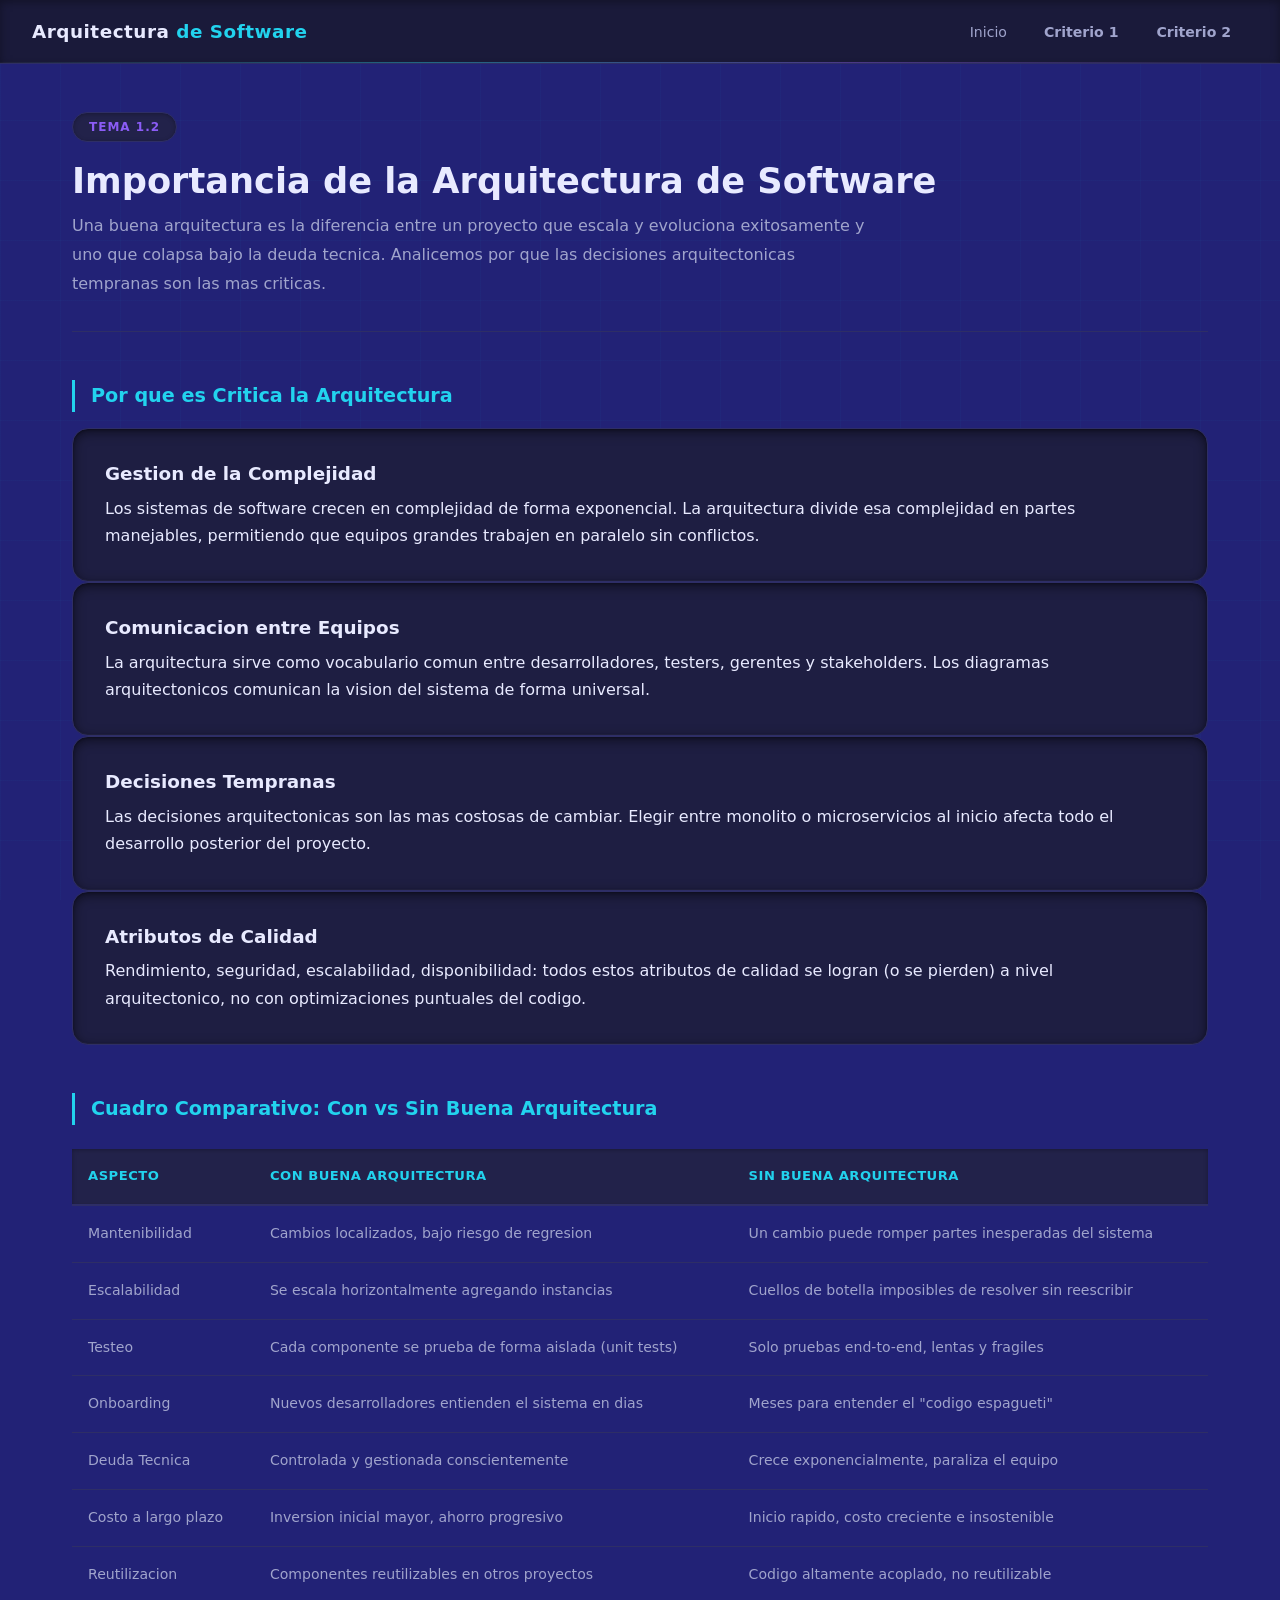
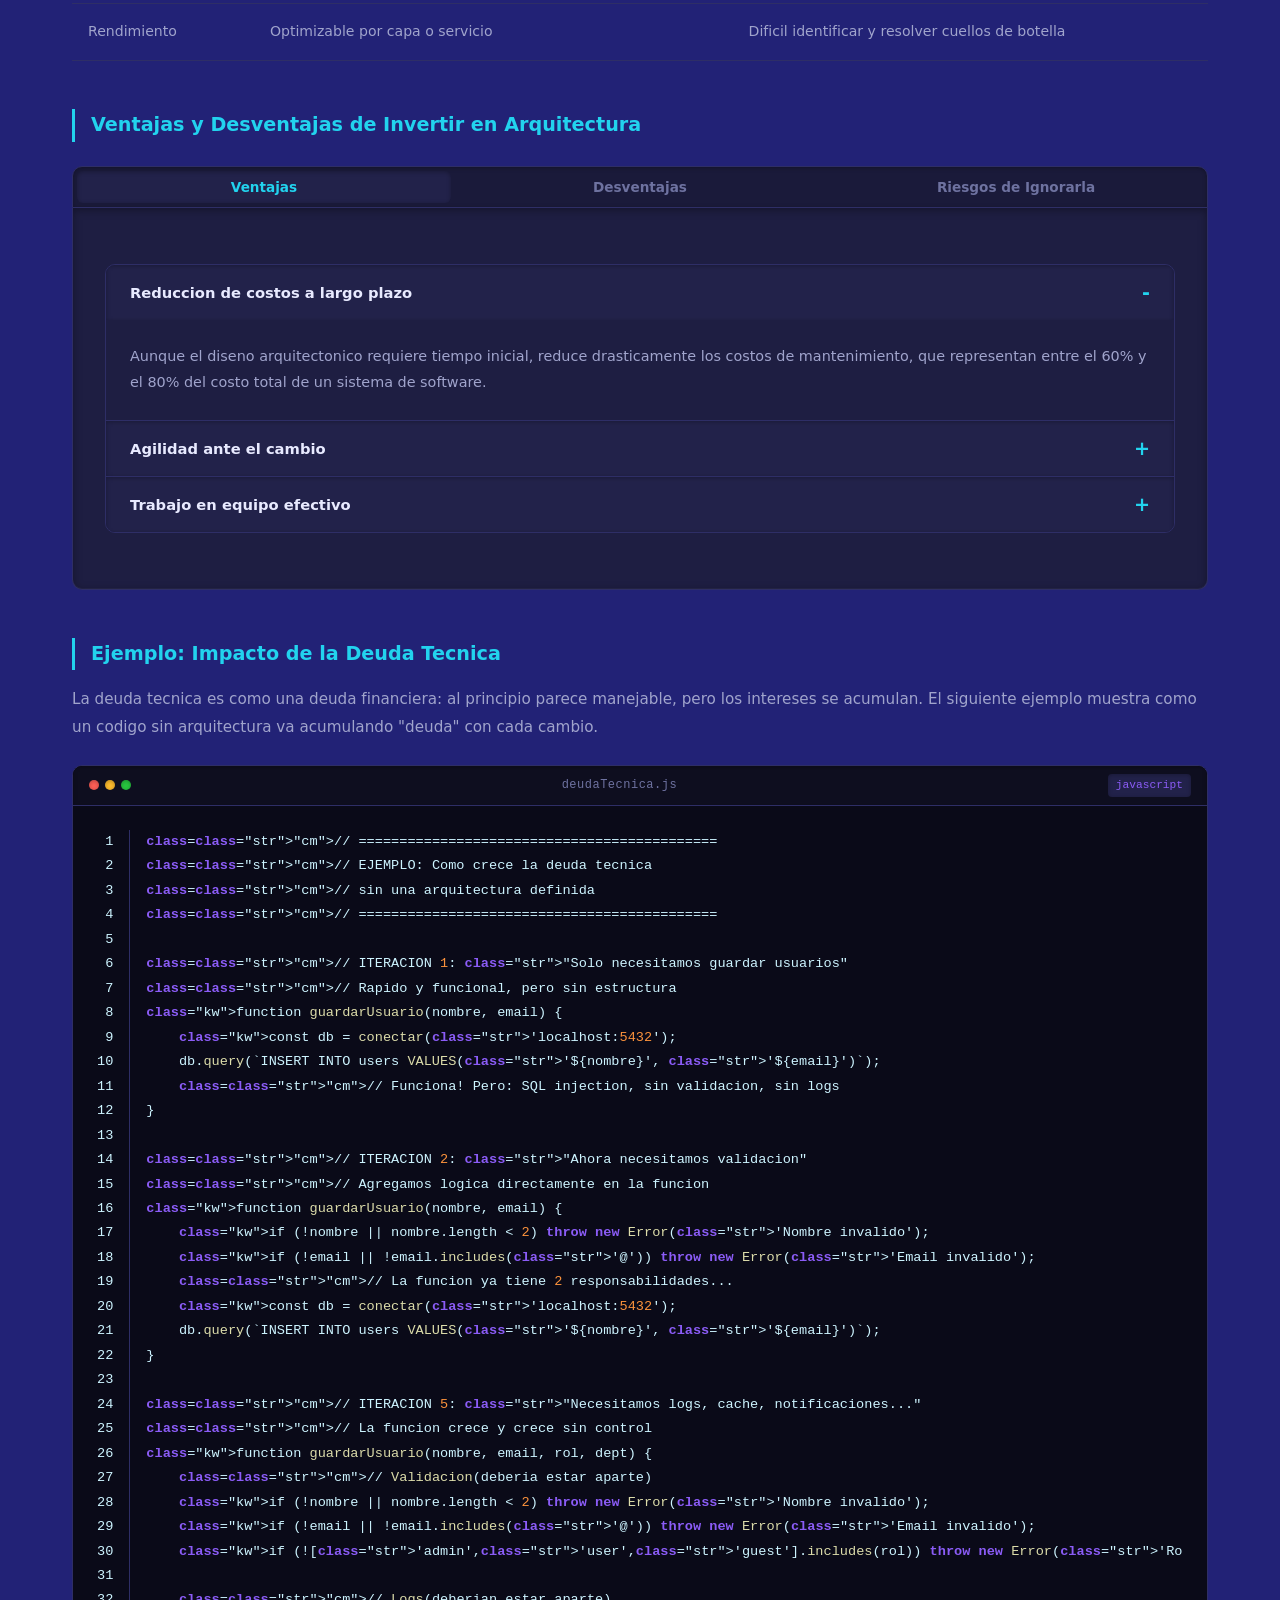
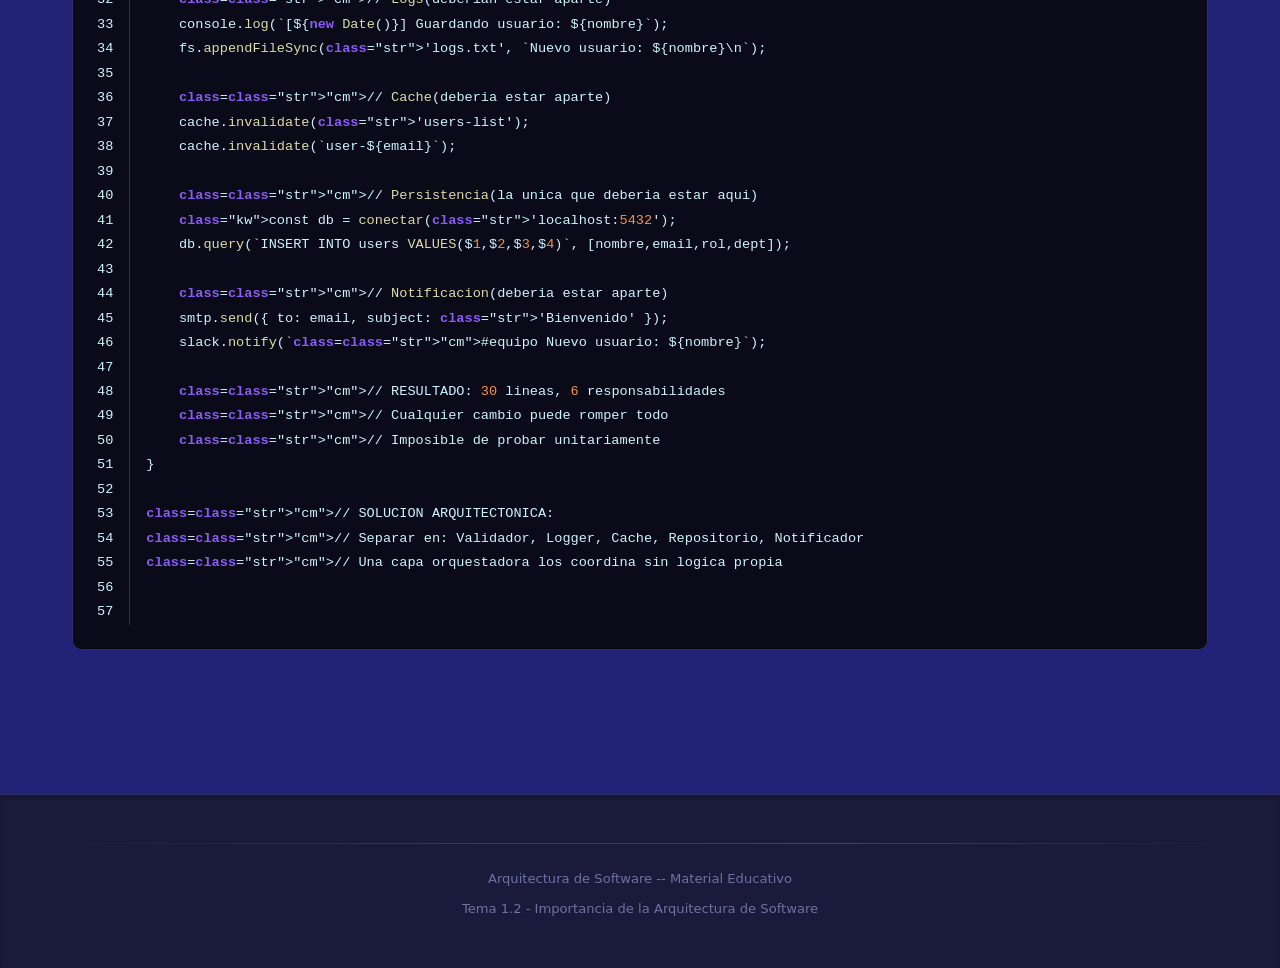
<file: pages/criterio1/importancia.html>
<!-- ============================================================
     ARCHIVO: pages/criterio1/importancia.html
     TEMA: 1.2 - Importancia de la Arquitectura de Software
     
     COMENTARIO ARQUITECTONICO:
     La arquitectura de software tiene un impacto directo en la
     calidad, mantenibilidad y exito de los proyectos. Proyectos
     sin una buena arquitectura tienden a colapsar bajo su propio
     peso a medida que crecen.
     ============================================================ -->
<!DOCTYPE html>
<html lang="es">
<head>
    <meta charset="UTF-8">
    <meta name="viewport" content="width=device-width, initial-scale=1.0">
    <title>1.2 Importancia de la Arquitectura de Software</title>
    <link rel="stylesheet" href="../../css/main.css">
</head>
<body>

    <nav class="navbar" role="navigation" aria-label="Navegacion principal">
        <div class="navbar__brand">Arquitectura <span>de Software</span></div>
        <button class="navbar__toggle" aria-expanded="false" aria-label="Abrir menu">|||</button>
        <ul class="navbar__menu">
            <li><a href="../../index.html" class="navbar__link">Inicio</a></li>
            <li class="navbar__dropdown">
                <button class="navbar__dropdown-trigger">Criterio 1</button>
                <div class="navbar__dropdown-content">
                    <a href="que-es-arquitectura.html" class="navbar__link">1.1 Que es Arquitectura</a>
                    <a href="importancia.html" class="navbar__link navbar__link--active">1.2 Importancia</a>
                    <a href="clasificacion-modelos.html" class="navbar__link">1.3 Clasificacion de Modelos</a>
                    <a href="estilos-basicos.html" class="navbar__link">1.4 Estilos Basicos</a>
                    <a href="ambitos-aplicacion.html" class="navbar__link">1.5 Ambitos de Aplicacion</a>
                </div>
            </li>
            <li class="navbar__dropdown">
                <button class="navbar__dropdown-trigger">Criterio 2</button>
                <div class="navbar__dropdown-content">
                    <a href="../criterio2/flujos-datos.html" class="navbar__link">2.1 Flujos de Datos</a>
                    <a href="../criterio2/centrados-datos.html" class="navbar__link">2.2 Centrados en Datos</a>
                    <a href="../criterio2/llamada-retorno.html" class="navbar__link">2.3 Llamada y Retorno</a>
                    <a href="../criterio2/arquitectura-capas.html" class="navbar__link">2.4 Arq. en Capas</a>
                    <a href="../criterio2/principios-capas.html" class="navbar__link">2.5 Principios</a>
                </div>
            </li>
        </ul>
    </nav>

    <main class="main-content">

        <header class="topic-header">
            <span class="topic-header__number">Tema 1.2</span>
            <h1 class="topic-header__title">Importancia de la Arquitectura de Software</h1>
            <p class="topic-header__description">
                Una buena arquitectura es la diferencia entre un proyecto que escala y evoluciona
                exitosamente y uno que colapsa bajo la deuda tecnica. Analicemos por que
                las decisiones arquitectonicas tempranas son las mas criticas.
            </p>
        </header>

        <!-- Por que importa -->
        <section class="content-section">
            <h2 class="content-section__title">Por que es Critica la Arquitectura</h2>

            <div class="card-grid">
                <div class="card">
                    <h3 class="card__title">Gestion de la Complejidad</h3>
                    <p class="card__text">
                        Los sistemas de software crecen en complejidad de forma exponencial.
                        La arquitectura divide esa complejidad en partes manejables, permitiendo
                        que equipos grandes trabajen en paralelo sin conflictos.
                    </p>
                </div>
                <div class="card">
                    <h3 class="card__title">Comunicacion entre Equipos</h3>
                    <p class="card__text">
                        La arquitectura sirve como vocabulario comun entre desarrolladores,
                        testers, gerentes y stakeholders. Los diagramas arquitectonicos
                        comunican la vision del sistema de forma universal.
                    </p>
                </div>
                <div class="card">
                    <h3 class="card__title">Decisiones Tempranas</h3>
                    <p class="card__text">
                        Las decisiones arquitectonicas son las mas costosas de cambiar.
                        Elegir entre monolito o microservicios al inicio afecta todo
                        el desarrollo posterior del proyecto.
                    </p>
                </div>
                <div class="card">
                    <h3 class="card__title">Atributos de Calidad</h3>
                    <p class="card__text">
                        Rendimiento, seguridad, escalabilidad, disponibilidad: todos estos
                        atributos de calidad se logran (o se pierden) a nivel arquitectonico,
                        no con optimizaciones puntuales del codigo.
                    </p>
                </div>
            </div>
        </section>

        <!-- Cuadro Comparativo -->
        <section class="content-section">
            <h2 class="content-section__title">Cuadro Comparativo: Con vs Sin Buena Arquitectura</h2>

            <table class="data-table">
                <thead>
                    <tr>
                        <th>Aspecto</th>
                        <th>Con Buena Arquitectura</th>
                        <th>Sin Buena Arquitectura</th>
                    </tr>
                </thead>
                <tbody>
                    <tr>
                        <td>Mantenibilidad</td>
                        <td>Cambios localizados, bajo riesgo de regresion</td>
                        <td>Un cambio puede romper partes inesperadas del sistema</td>
                    </tr>
                    <tr>
                        <td>Escalabilidad</td>
                        <td>Se escala horizontalmente agregando instancias</td>
                        <td>Cuellos de botella imposibles de resolver sin reescribir</td>
                    </tr>
                    <tr>
                        <td>Testeo</td>
                        <td>Cada componente se prueba de forma aislada (unit tests)</td>
                        <td>Solo pruebas end-to-end, lentas y fragiles</td>
                    </tr>
                    <tr>
                        <td>Onboarding</td>
                        <td>Nuevos desarrolladores entienden el sistema en dias</td>
                        <td>Meses para entender el "codigo espagueti"</td>
                    </tr>
                    <tr>
                        <td>Deuda Tecnica</td>
                        <td>Controlada y gestionada conscientemente</td>
                        <td>Crece exponencialmente, paraliza el equipo</td>
                    </tr>
                    <tr>
                        <td>Costo a largo plazo</td>
                        <td>Inversion inicial mayor, ahorro progresivo</td>
                        <td>Inicio rapido, costo creciente e insostenible</td>
                    </tr>
                    <tr>
                        <td>Reutilizacion</td>
                        <td>Componentes reutilizables en otros proyectos</td>
                        <td>Codigo altamente acoplado, no reutilizable</td>
                    </tr>
                    <tr>
                        <td>Rendimiento</td>
                        <td>Optimizable por capa o servicio</td>
                        <td>Dificil identificar y resolver cuellos de botella</td>
                    </tr>
                </tbody>
            </table>
        </section>

        <!-- Ventajas y Desventajas -->
        <section class="content-section">
            <h2 class="content-section__title">Ventajas y Desventajas de Invertir en Arquitectura</h2>

            <div class="tabs">
                <div class="tabs__nav">
                    <button class="tabs__button tabs__button--active" data-tab="ventajas">Ventajas</button>
                    <button class="tabs__button" data-tab="desventajas">Desventajas</button>
                    <button class="tabs__button" data-tab="riesgos">Riesgos de Ignorarla</button>
                </div>

                <div class="tabs__panel tabs__panel--active" data-tab-panel="ventajas">
                    <div class="accordion">
                        <div class="accordion__item accordion__item--open">
                            <button class="accordion__trigger">Reduccion de costos a largo plazo</button>
                            <div class="accordion__content">
                                <div class="accordion__body">
                                    <p>Aunque el diseno arquitectonico requiere tiempo inicial,
                                    reduce drasticamente los costos de mantenimiento, que representan
                                    entre el 60% y el 80% del costo total de un sistema de software.</p>
                                </div>
                            </div>
                        </div>
                        <div class="accordion__item">
                            <button class="accordion__trigger">Agilidad ante el cambio</button>
                            <div class="accordion__content">
                                <div class="accordion__body">
                                    <p>Una buena arquitectura permite adaptarse a nuevos requisitos
                                    del negocio, nuevas tecnologias y cambios en el mercado sin
                                    necesidad de reescribir el sistema completo.</p>
                                </div>
                            </div>
                        </div>
                        <div class="accordion__item">
                            <button class="accordion__trigger">Trabajo en equipo efectivo</button>
                            <div class="accordion__content">
                                <div class="accordion__body">
                                    <p>La separacion clara de responsabilidades permite que multiples
                                    equipos trabajen en paralelo sin pisarse mutuamente. Cada equipo
                                    puede ser responsable de un modulo o servicio.</p>
                                </div>
                            </div>
                        </div>
                    </div>
                </div>

                <div class="tabs__panel" data-tab-panel="desventajas">
                    <div class="accordion">
                        <div class="accordion__item accordion__item--open">
                            <button class="accordion__trigger">Mayor inversion inicial</button>
                            <div class="accordion__content">
                                <div class="accordion__body">
                                    <p>Disenar una arquitectura solida requiere tiempo, experiencia
                                    y recursos al inicio del proyecto: tiempo que no se dedica
                                    directamente a escribir funcionalidades.</p>
                                </div>
                            </div>
                        </div>
                        <div class="accordion__item">
                            <button class="accordion__trigger">Riesgo de sobre-ingenieria</button>
                            <div class="accordion__content">
                                <div class="accordion__body">
                                    <p>Existe el peligro de disenar una arquitectura demasiado compleja
                                    para un sistema simple. No todo proyecto necesita microservicios,
                                    event sourcing y CQRS. La arquitectura debe ser proporcional
                                    al problema.</p>
                                </div>
                            </div>
                        </div>
                        <div class="accordion__item">
                            <button class="accordion__trigger">Requiere experiencia</button>
                            <div class="accordion__content">
                                <div class="accordion__body">
                                    <p>Tomar decisiones arquitectonicas correctas requiere experiencia
                                    significativa. Un equipo junior puede elegir patrones inadecuados
                                    que generen mas problemas de los que resuelven.</p>
                                </div>
                            </div>
                        </div>
                    </div>
                </div>

                <div class="tabs__panel" data-tab-panel="riesgos">
                    <div class="info-panel info-panel--orange">
                        <p class="info-panel__title">Caso Real: Proyectos que Fracasaron</p>
                        <p class="info-panel__text">
                            Estudios de la industria reportan que entre el 50% y el 70% de los
                            proyectos de software fracasan, y una de las causas principales
                            es la falta de una arquitectura adecuada. El costo de corregir un
                            defecto arquitectonico en produccion puede ser 100 veces mayor
                            que detectarlo en la fase de diseno.
                        </p>
                    </div>
                </div>
            </div>
        </section>

        <!-- Ejemplo de codigo: Deuda Tecnica -->
        <section class="content-section">
            <h2 class="content-section__title">Ejemplo: Impacto de la Deuda Tecnica</h2>
            <p class="content-section__text">
                La deuda tecnica es como una deuda financiera: al principio parece
                manejable, pero los intereses se acumulan. El siguiente ejemplo muestra
                como un codigo sin arquitectura va acumulando "deuda" con cada cambio.
            </p>

            <div id="code-deuda" data-code-block data-filename="deudaTecnica.js" data-language="javascript">
                <script type="text/plain">
// ============================================
// EJEMPLO: Como crece la deuda tecnica
// sin una arquitectura definida
// ============================================

// ITERACION 1: "Solo necesitamos guardar usuarios"
// Rapido y funcional, pero sin estructura
function guardarUsuario(nombre, email) {
    const db = conectar('localhost:5432');
    db.query(`INSERT INTO users VALUES ('${nombre}', '${email}')`);
    // Funciona! Pero: SQL injection, sin validacion, sin logs
}

// ITERACION 2: "Ahora necesitamos validacion"
// Agregamos logica directamente en la funcion
function guardarUsuario(nombre, email) {
    if (!nombre || nombre.length < 2) throw new Error('Nombre invalido');
    if (!email || !email.includes('@')) throw new Error('Email invalido');
    // La funcion ya tiene 2 responsabilidades...
    const db = conectar('localhost:5432');
    db.query(`INSERT INTO users VALUES ('${nombre}', '${email}')`);
}

// ITERACION 5: "Necesitamos logs, cache, notificaciones..."
// La funcion crece y crece sin control
function guardarUsuario(nombre, email, rol, dept) {
    // Validacion (deberia estar aparte)
    if (!nombre || nombre.length < 2) throw new Error('Nombre invalido');
    if (!email || !email.includes('@')) throw new Error('Email invalido');
    if (!['admin','user','guest'].includes(rol)) throw new Error('Rol invalido');
    
    // Logs (deberian estar aparte)
    console.log(`[${new Date()}] Guardando usuario: ${nombre}`);
    fs.appendFileSync('logs.txt', `Nuevo usuario: ${nombre}\n`);
    
    // Cache (deberia estar aparte)
    cache.invalidate('users-list');
    cache.invalidate(`user-${email}`);
    
    // Persistencia (la unica que deberia estar aqui)
    const db = conectar('localhost:5432');
    db.query(`INSERT INTO users VALUES ($1,$2,$3,$4)`, [nombre,email,rol,dept]);
    
    // Notificacion (deberia estar aparte)
    smtp.send({ to: email, subject: 'Bienvenido' });
    slack.notify(`#equipo Nuevo usuario: ${nombre}`);
    
    // RESULTADO: 30 lineas, 6 responsabilidades
    // Cualquier cambio puede romper todo
    // Imposible de probar unitariamente
}

// SOLUCION ARQUITECTONICA:
// Separar en: Validador, Logger, Cache, Repositorio, Notificador
// Una capa orquestadora los coordina sin logica propia
                </script>
            </div>
        </section>

        <!-- Actividad -->
        <!-- <section class="content-section">
            <h2 class="content-section__title">Actividad del Estudiante</h2>
            <div class="info-panel info-panel--cyan">
                <p class="info-panel__title">Analisis Comparativo y Cuadro de Ventajas / Desventajas</p>
                <p class="info-panel__text">
                    Investigue dos proyectos de software reales: uno exitoso (ejemplo: Linux, VS Code)
                    y uno que haya fracasado o sufrido problemas graves (ejemplo: Healthcare.gov en su
                    lanzamiento). Elabore un cuadro comparativo que detalle las decisiones
                    arquitectonicas que contribuyeron al exito o fracaso de cada proyecto.
                </p>
            </div>
        </section> -->

    </main>

    <footer class="footer">
        <div class="footer__line"></div>
        <p>Arquitectura de Software -- Material Educativo</p>
        <p class="mt-sm text-muted">Tema 1.2 - Importancia de la Arquitectura de Software</p>
    </footer>

    <script src="../../js/modules/navigation.js"></script>
    <script src="../../js/modules/codeCanvas.js"></script>
    <script src="../../js/modules/interactions.js"></script>
    <script src="../../js/modules/diagrams.js"></script>
    <script src="../../js/app.js"></script>

</body>
</html>
</file>
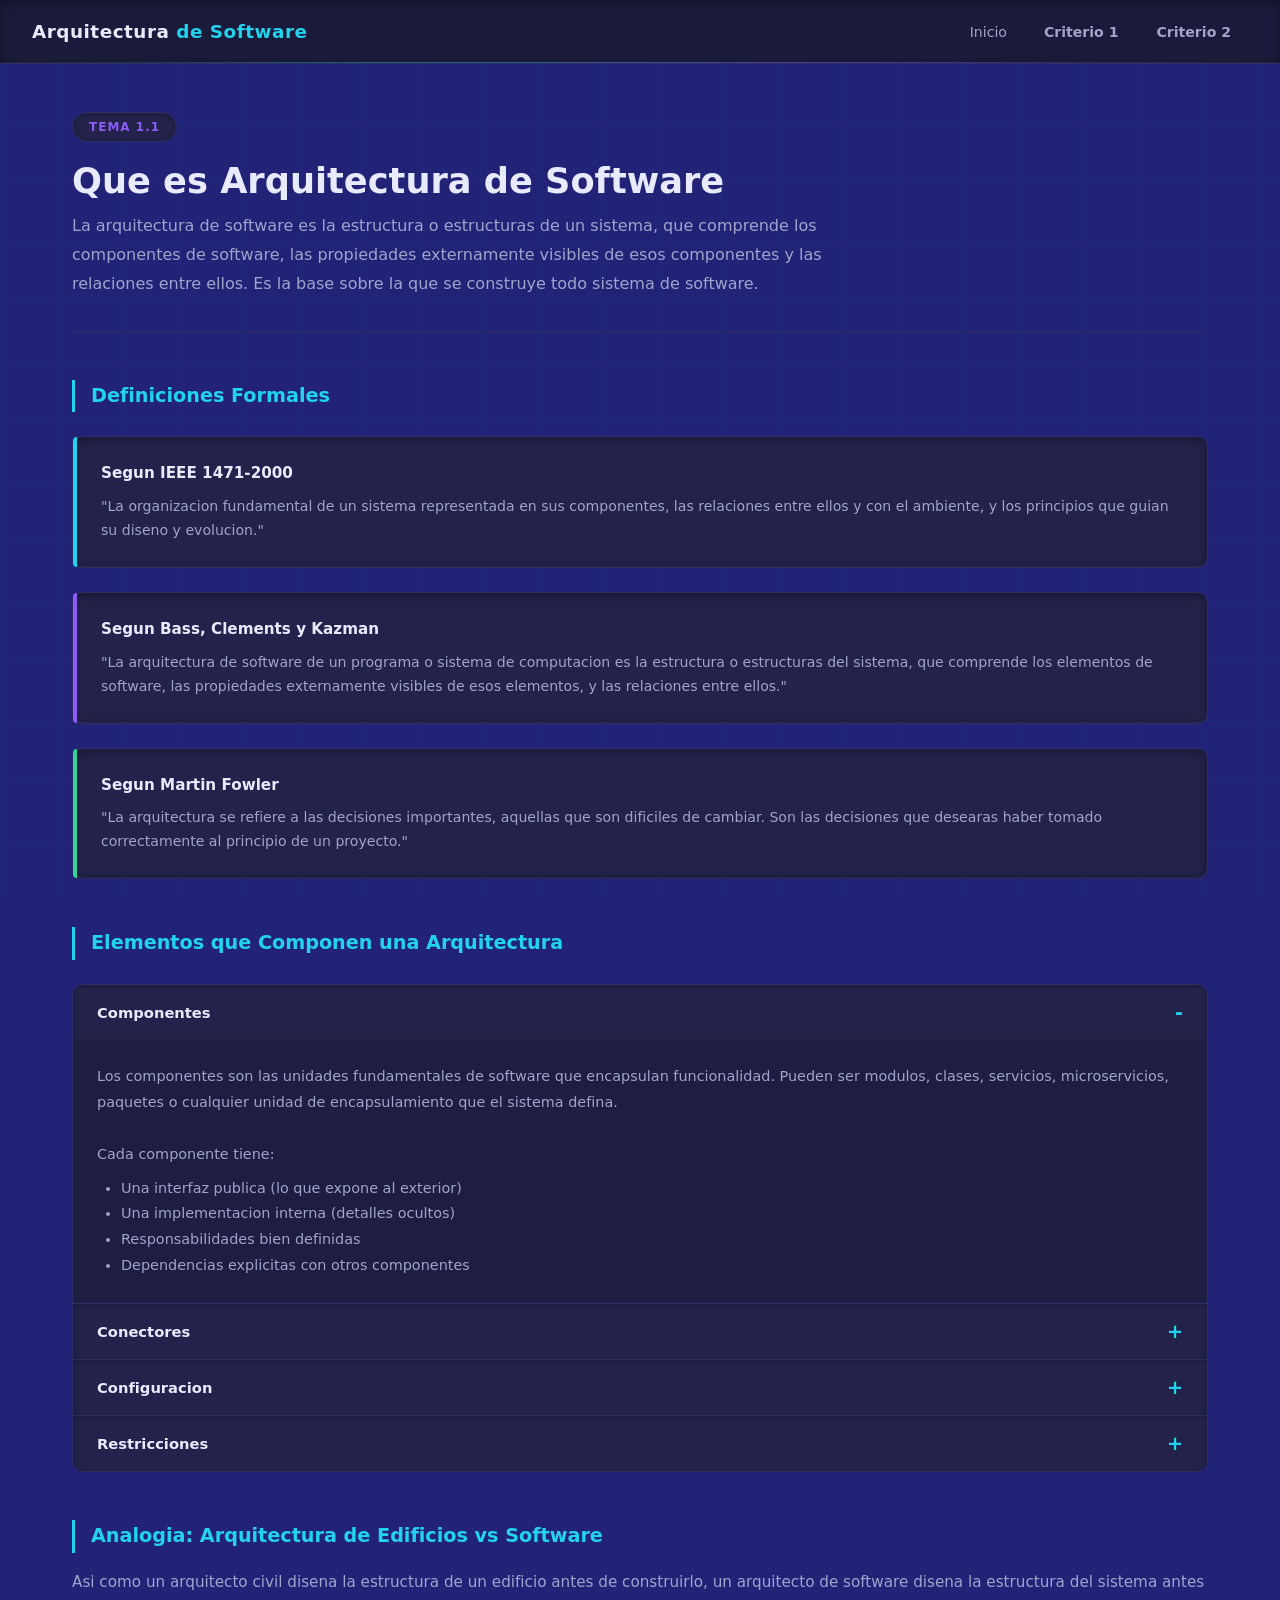
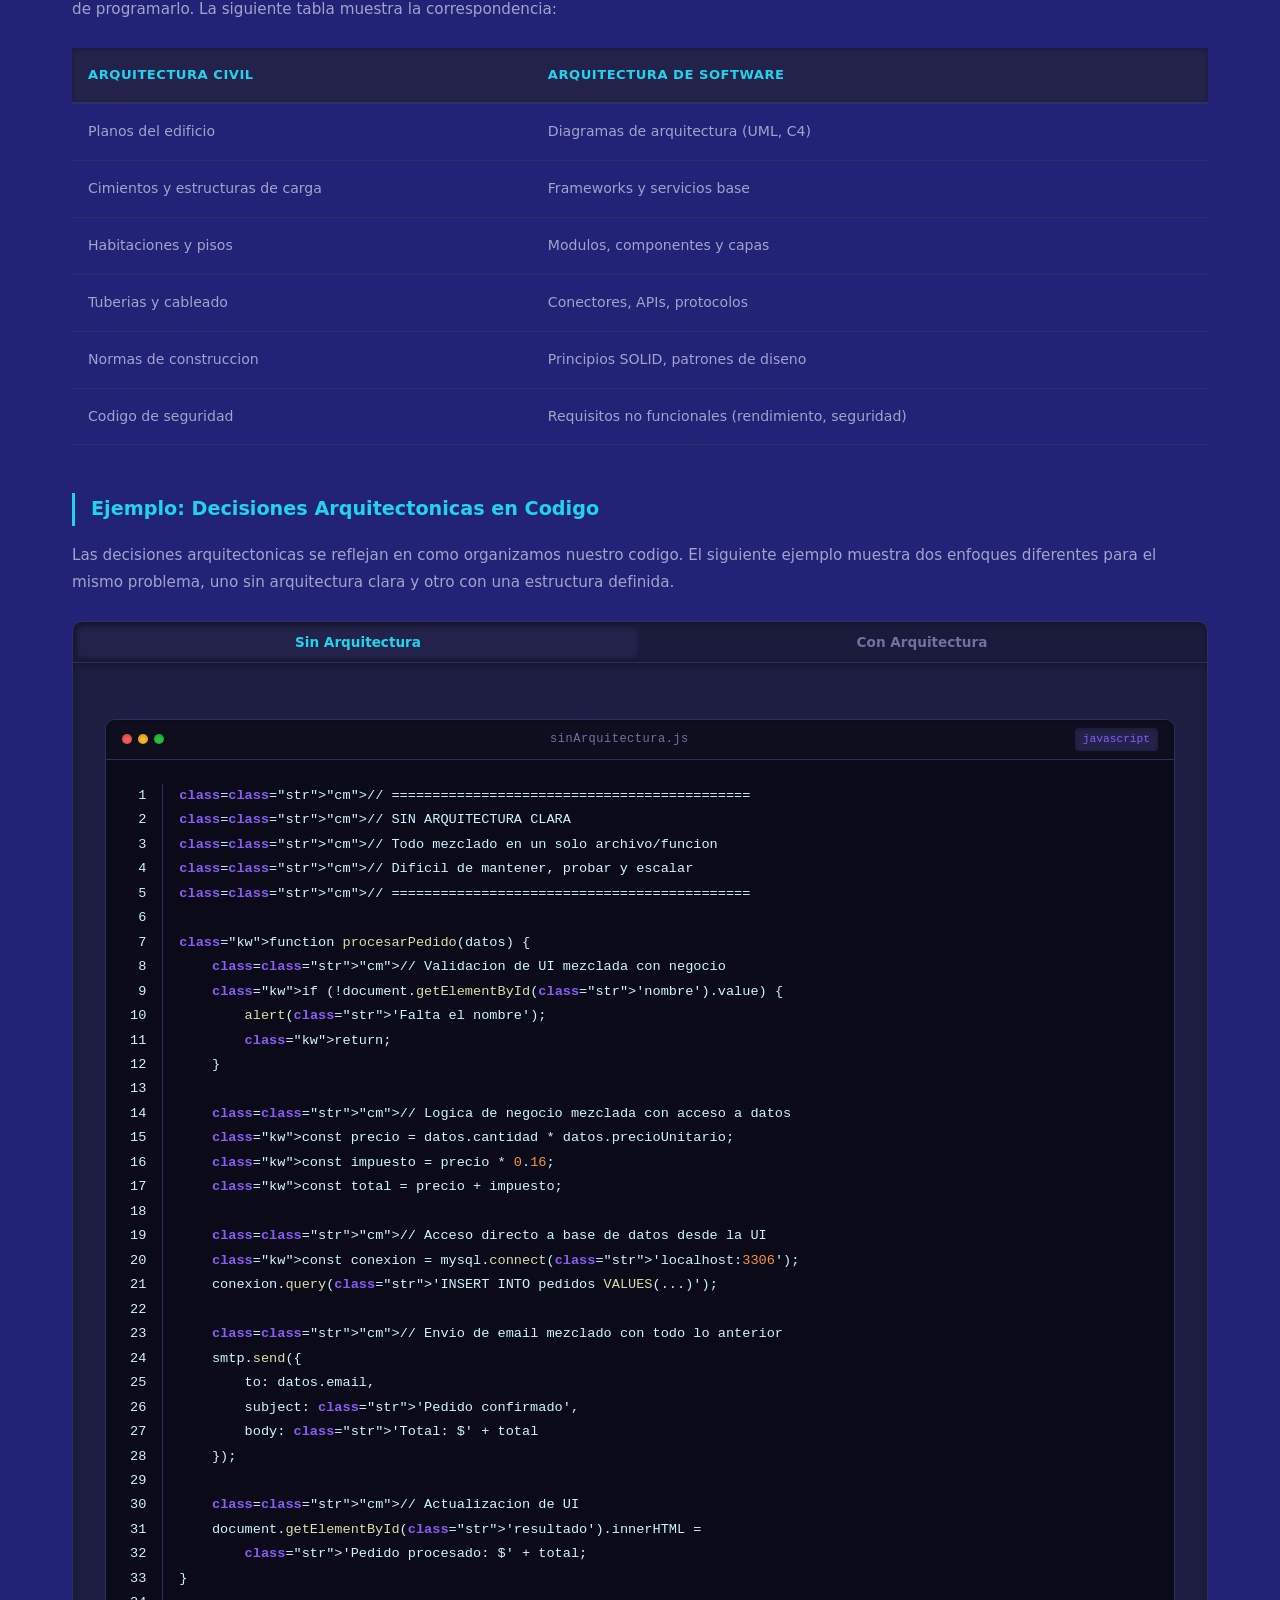
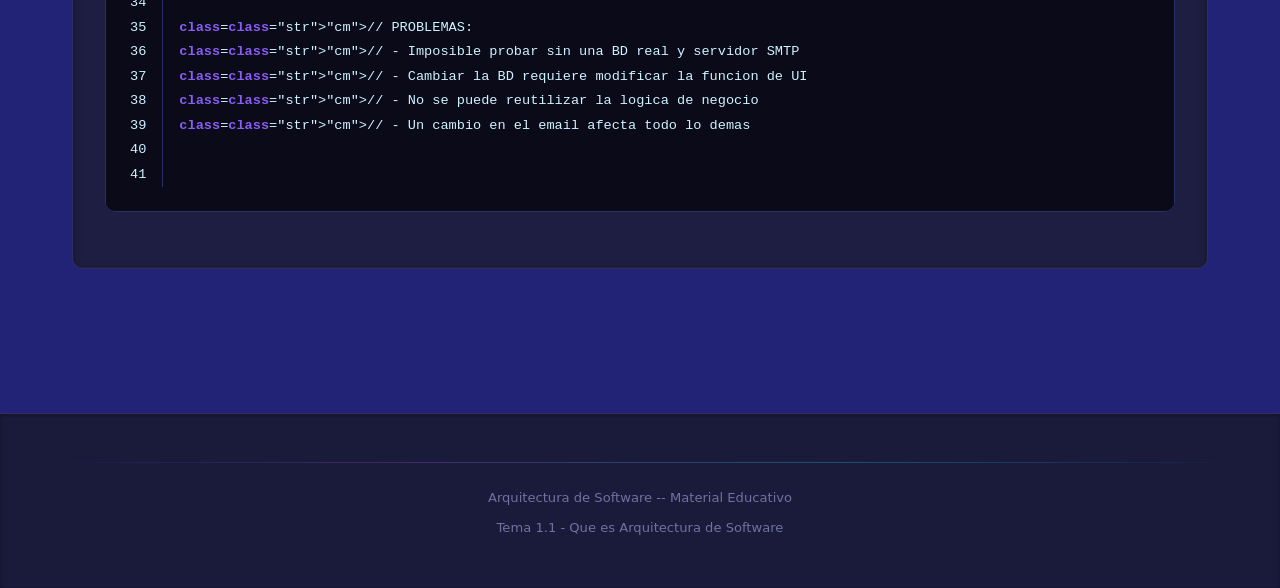
<file: pages/criterio1/que-es-arquitectura.html>
<!-- ============================================================
     ARCHIVO: pages/criterio1/que-es-arquitectura.html
     TEMA: 1.1 - Que es Arquitectura de Software
     
     COMENTARIO ARQUITECTONICO:
     La arquitectura de software define la estructura fundamental
     de un sistema: sus componentes, sus relaciones y los principios
     que guian su diseno y evolucion.
     ============================================================ -->
<!DOCTYPE html>
<html lang="es">
<head>
    <meta charset="UTF-8">
    <meta name="viewport" content="width=device-width, initial-scale=1.0">
    <title>1.1 Que es Arquitectura de Software</title>
    <link rel="stylesheet" href="../../css/main.css">
</head>
<body>

    <nav class="navbar" role="navigation" aria-label="Navegacion principal">
        <div class="navbar__brand">Arquitectura <span>de Software</span></div>
        <button class="navbar__toggle" aria-expanded="false" aria-label="Abrir menu">|||</button>
        <ul class="navbar__menu">
            <li><a href="../../index.html" class="navbar__link">Inicio</a></li>
            <li class="navbar__dropdown">
                <button class="navbar__dropdown-trigger">Criterio 1</button>
                <div class="navbar__dropdown-content">
                    <a href="que-es-arquitectura.html" class="navbar__link navbar__link--active">1.1 Que es Arquitectura</a>
                    <a href="importancia.html" class="navbar__link">1.2 Importancia</a>
                    <a href="clasificacion-modelos.html" class="navbar__link">1.3 Clasificacion de Modelos</a>
                    <a href="estilos-basicos.html" class="navbar__link">1.4 Estilos Basicos</a>
                    <a href="ambitos-aplicacion.html" class="navbar__link">1.5 Ambitos de Aplicacion</a>
                </div>
            </li>
            <li class="navbar__dropdown">
                <button class="navbar__dropdown-trigger">Criterio 2</button>
                <div class="navbar__dropdown-content">
                    <a href="../criterio2/flujos-datos.html" class="navbar__link">2.1 Flujos de Datos</a>
                    <a href="../criterio2/centrados-datos.html" class="navbar__link">2.2 Centrados en Datos</a>
                    <a href="../criterio2/llamada-retorno.html" class="navbar__link">2.3 Llamada y Retorno</a>
                    <a href="../criterio2/arquitectura-capas.html" class="navbar__link">2.4 Arq. en Capas</a>
                    <a href="../criterio2/principios-capas.html" class="navbar__link">2.5 Principios</a>
                </div>
            </li>
        </ul>
    </nav>

    <main class="main-content">

        <header class="topic-header">
            <span class="topic-header__number">Tema 1.1</span>
            <h1 class="topic-header__title">Que es Arquitectura de Software</h1>
            <p class="topic-header__description">
                La arquitectura de software es la estructura o estructuras de un sistema,
                que comprende los componentes de software, las propiedades externamente visibles
                de esos componentes y las relaciones entre ellos. Es la base sobre la que se
                construye todo sistema de software.
            </p>
        </header>

        <!-- Definiciones formales -->
        <section class="content-section">
            <h2 class="content-section__title">Definiciones Formales</h2>

            <div class="info-panel info-panel--cyan">
                <p class="info-panel__title">Segun IEEE 1471-2000</p>
                <p class="info-panel__text">
                    "La organizacion fundamental de un sistema representada en sus componentes,
                    las relaciones entre ellos y con el ambiente, y los principios que guian
                    su diseno y evolucion."
                </p>
            </div>

            <div class="info-panel info-panel--purple">
                <p class="info-panel__title">Segun Bass, Clements y Kazman</p>
                <p class="info-panel__text">
                    "La arquitectura de software de un programa o sistema de computacion es la
                    estructura o estructuras del sistema, que comprende los elementos de software,
                    las propiedades externamente visibles de esos elementos, y las relaciones
                    entre ellos."
                </p>
            </div>

            <div class="info-panel info-panel--green">
                <p class="info-panel__title">Segun Martin Fowler</p>
                <p class="info-panel__text">
                    "La arquitectura se refiere a las decisiones importantes, aquellas que son
                    dificiles de cambiar. Son las decisiones que desearas haber tomado
                    correctamente al principio de un proyecto."
                </p>
            </div>
        </section>

        <!-- Componentes de la Arquitectura -->
        <section class="content-section">
            <h2 class="content-section__title">Elementos que Componen una Arquitectura</h2>

            <div class="accordion">
                <div class="accordion__item accordion__item--open">
                    <button class="accordion__trigger">Componentes</button>
                    <div class="accordion__content">
                        <div class="accordion__body">
                            <p>Los componentes son las unidades fundamentales de software que
                            encapsulan funcionalidad. Pueden ser modulos, clases, servicios,
                            microservicios, paquetes o cualquier unidad de encapsulamiento
                            que el sistema defina.</p>
                            <br>
                            <p>Cada componente tiene:</p>
                            <ul style="margin-top: 0.5rem; padding-left: 1.5rem; color: var(--text-secondary);">
                                <li>Una interfaz publica (lo que expone al exterior)</li>
                                <li>Una implementacion interna (detalles ocultos)</li>
                                <li>Responsabilidades bien definidas</li>
                                <li>Dependencias explicitas con otros componentes</li>
                            </ul>
                        </div>
                    </div>
                </div>
                <div class="accordion__item">
                    <button class="accordion__trigger">Conectores</button>
                    <div class="accordion__content">
                        <div class="accordion__body">
                            <p>Los conectores definen como se comunican los componentes.
                            Determinan el mecanismo de interaccion entre las partes del sistema.</p>
                            <br>
                            <p>Tipos de conectores:</p>
                            <ul style="margin-top: 0.5rem; padding-left: 1.5rem; color: var(--text-secondary);">
                                <li>Llamadas a procedimiento / metodo</li>
                                <li>Eventos y mensajes</li>
                                <li>Datos compartidos en memoria</li>
                                <li>Protocolos de red (HTTP, TCP, gRPC)</li>
                                <li>Colas de mensajes (RabbitMQ, Kafka)</li>
                            </ul>
                        </div>
                    </div>
                </div>
                <div class="accordion__item">
                    <button class="accordion__trigger">Configuracion</button>
                    <div class="accordion__content">
                        <div class="accordion__body">
                            <p>La configuracion describe como se organizan los componentes y
                            conectores en una topologia especifica. Es el "mapa" del sistema
                            que muestra que componente se conecta con cual y mediante que tipo
                            de conector.</p>
                        </div>
                    </div>
                </div>
                <div class="accordion__item">
                    <button class="accordion__trigger">Restricciones</button>
                    <div class="accordion__content">
                        <div class="accordion__body">
                            <p>Las restricciones son las reglas y limitaciones que la arquitectura
                            impone al diseno. Pueden ser tecnologicas, de negocio o de calidad.</p>
                            <br>
                            <p>Ejemplos:</p>
                            <ul style="margin-top: 0.5rem; padding-left: 1.5rem; color: var(--text-secondary);">
                                <li>"La capa de presentacion no debe acceder a la base de datos directamente"</li>
                                <li>"Todas las comunicaciones deben usar HTTPS"</li>
                                <li>"El tiempo de respuesta no debe superar 200ms"</li>
                            </ul>
                        </div>
                    </div>
                </div>
            </div>
        </section>

        <!-- Analogia -->
        <section class="content-section">
            <h2 class="content-section__title">Analogia: Arquitectura de Edificios vs Software</h2>
            <p class="content-section__text">
                Asi como un arquitecto civil disena la estructura de un edificio antes de
                construirlo, un arquitecto de software disena la estructura del sistema
                antes de programarlo. La siguiente tabla muestra la correspondencia:
            </p>

            <table class="data-table">
                <thead>
                    <tr>
                        <th>Arquitectura Civil</th>
                        <th>Arquitectura de Software</th>
                    </tr>
                </thead>
                <tbody>
                    <tr>
                        <td>Planos del edificio</td>
                        <td>Diagramas de arquitectura (UML, C4)</td>
                    </tr>
                    <tr>
                        <td>Cimientos y estructuras de carga</td>
                        <td>Frameworks y servicios base</td>
                    </tr>
                    <tr>
                        <td>Habitaciones y pisos</td>
                        <td>Modulos, componentes y capas</td>
                    </tr>
                    <tr>
                        <td>Tuberias y cableado</td>
                        <td>Conectores, APIs, protocolos</td>
                    </tr>
                    <tr>
                        <td>Normas de construccion</td>
                        <td>Principios SOLID, patrones de diseno</td>
                    </tr>
                    <tr>
                        <td>Codigo de seguridad</td>
                        <td>Requisitos no funcionales (rendimiento, seguridad)</td>
                    </tr>
                </tbody>
            </table>
        </section>

        <!-- Ejemplo de codigo -->
        <section class="content-section">
            <h2 class="content-section__title">Ejemplo: Decisiones Arquitectonicas en Codigo</h2>
            <p class="content-section__text">
                Las decisiones arquitectonicas se reflejan en como organizamos nuestro codigo.
                El siguiente ejemplo muestra dos enfoques diferentes para el mismo problema,
                uno sin arquitectura clara y otro con una estructura definida.
            </p>

            <div class="tabs">
                <div class="tabs__nav">
                    <button class="tabs__button tabs__button--active" data-tab="sin-arq">Sin Arquitectura</button>
                    <button class="tabs__button" data-tab="con-arq">Con Arquitectura</button>
                </div>

                <div class="tabs__panel tabs__panel--active" data-tab-panel="sin-arq">
                    <div id="code-no-arch" data-code-block data-filename="sinArquitectura.js" data-language="javascript">
                        <script type="text/plain">
// ============================================
// SIN ARQUITECTURA CLARA
// Todo mezclado en un solo archivo/funcion
// Dificil de mantener, probar y escalar
// ============================================

function procesarPedido(datos) {
    // Validacion de UI mezclada con negocio
    if (!document.getElementById('nombre').value) {
        alert('Falta el nombre');
        return;
    }
    
    // Logica de negocio mezclada con acceso a datos
    const precio = datos.cantidad * datos.precioUnitario;
    const impuesto = precio * 0.16;
    const total = precio + impuesto;
    
    // Acceso directo a base de datos desde la UI
    const conexion = mysql.connect('localhost:3306');
    conexion.query('INSERT INTO pedidos VALUES(...)');
    
    // Envio de email mezclado con todo lo anterior
    smtp.send({
        to: datos.email,
        subject: 'Pedido confirmado',
        body: 'Total: $' + total
    });
    
    // Actualizacion de UI
    document.getElementById('resultado').innerHTML = 
        'Pedido procesado: $' + total;
}

// PROBLEMAS:
// - Imposible probar sin una BD real y servidor SMTP
// - Cambiar la BD requiere modificar la funcion de UI
// - No se puede reutilizar la logica de negocio
// - Un cambio en el email afecta todo lo demas
                        </script>
                    </div>
                </div>

                <div class="tabs__panel" data-tab-panel="con-arq">
                    <div id="code-with-arch" data-code-block data-filename="conArquitectura.js" data-language="javascript">
                        <script type="text/plain">
// ============================================
// CON ARQUITECTURA CLARA
// Responsabilidades separadas en modulos
// Facil de mantener, probar y escalar
// ============================================

// MODULO 1: Validacion (responsabilidad unica)
const Validador = {
    validarPedido: function(datos) {
        if (!datos.nombre) return { valido: false, error: 'Falta nombre' };
        if (datos.cantidad <= 0) return { valido: false, error: 'Cantidad invalida' };
        return { valido: true };
    }
};

// MODULO 2: Logica de Negocio (reglas del dominio)
const CalculadorPrecios = {
    TASA_IMPUESTO: 0.16,
    calcular: function(cantidad, precioUnitario) {
        const subtotal = cantidad * precioUnitario;
        const impuesto = subtotal * this.TASA_IMPUESTO;
        return { subtotal: subtotal, impuesto: impuesto, total: subtotal + impuesto };
    }
};

// MODULO 3: Persistencia (acceso a datos aislado)
const PedidoRepositorio = {
    guardar: function(pedido) {
        // Detalle de BD encapsulado aqui
        return fetch('/api/pedidos', {
            method: 'POST',
            body: JSON.stringify(pedido)
        });
    }
};

// MODULO 4: Notificaciones (comunicacion aislada)
const Notificador = {
    confirmarPedido: function(email, total) {
        return fetch('/api/email', {
            method: 'POST',
            body: JSON.stringify({ to: email, total: total })
        });
    }
};

// ORQUESTADOR: Coordina los modulos sin logica propia
async function procesarPedido(datos) {
    const validacion = Validador.validarPedido(datos);
    if (!validacion.valido) return validacion;

    const precios = CalculadorPrecios.calcular(datos.cantidad, datos.precioUnitario);
    await PedidoRepositorio.guardar({ ...datos, ...precios });
    await Notificador.confirmarPedido(datos.email, precios.total);

    return { exito: true, total: precios.total };
}

// BENEFICIOS:
// - Cada modulo se prueba de forma independiente
// - Cambiar la BD no afecta la logica ni la UI
// - La logica de precios es reutilizable
// - Facil de entender y mantener
                        </script>
                    </div>
                </div>
            </div>
        </section>

        <!-- Actividad -->
        <!-- <section class="content-section">
            <h2 class="content-section__title">Actividad del Estudiante</h2>
            <div class="info-panel info-panel--orange">
                <p class="info-panel__title">Tomar apuntes y participar activamente</p>
                <p class="info-panel__text">
                    Tome apuntes detallados sobre los conceptos presentados y participe
                    activamente en la discusion de conceptos. Investigue al menos dos
                    definiciones adicionales de "arquitectura de software" de autores
                    reconocidos y compare sus perspectivas.
                </p>
            </div>
        </section> -->

    </main>

    <footer class="footer">
        <div class="footer__line"></div>
        <p>Arquitectura de Software -- Material Educativo</p>
        <p class="mt-sm text-muted">Tema 1.1 - Que es Arquitectura de Software</p>
    </footer>

    <script src="../../js/modules/navigation.js"></script>
    <script src="../../js/modules/codeCanvas.js"></script>
    <script src="../../js/modules/interactions.js"></script>
    <script src="../../js/modules/diagrams.js"></script>
    <script src="../../js/app.js"></script>

</body>
</html>
</file>
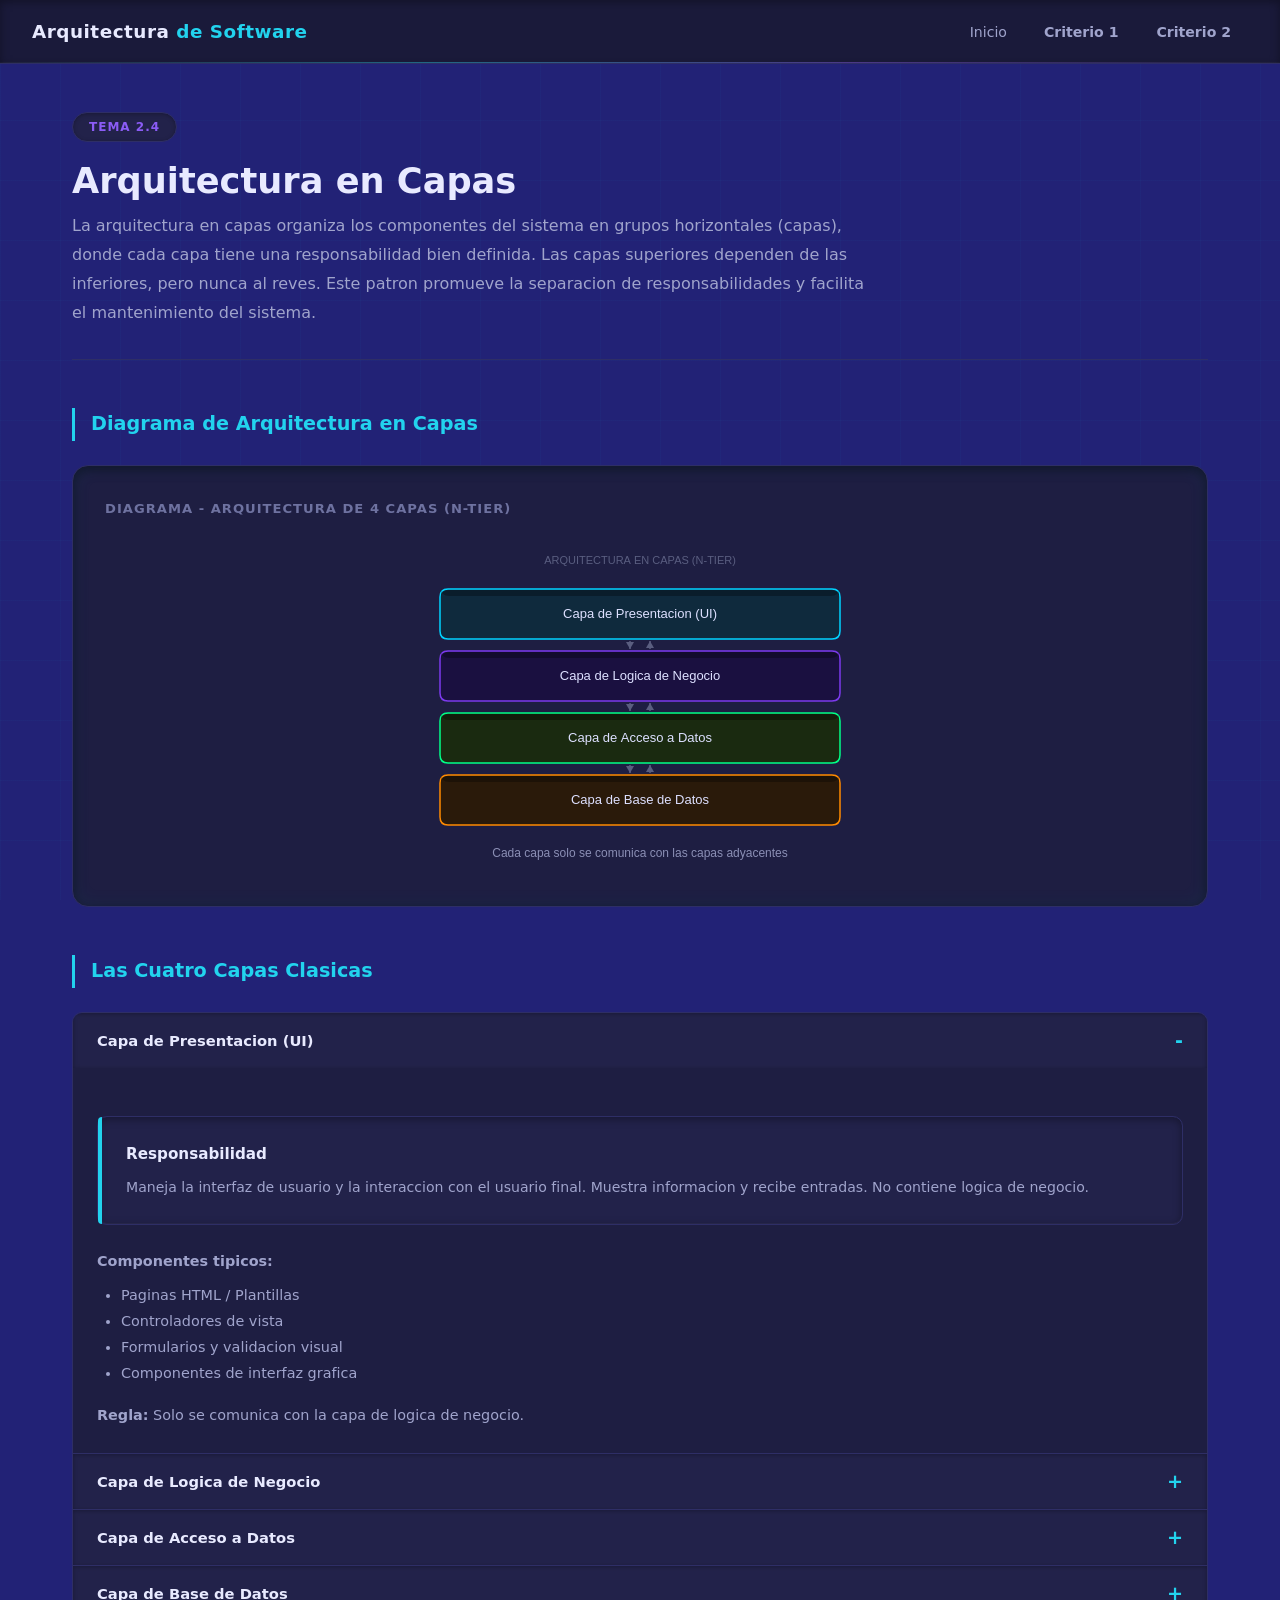
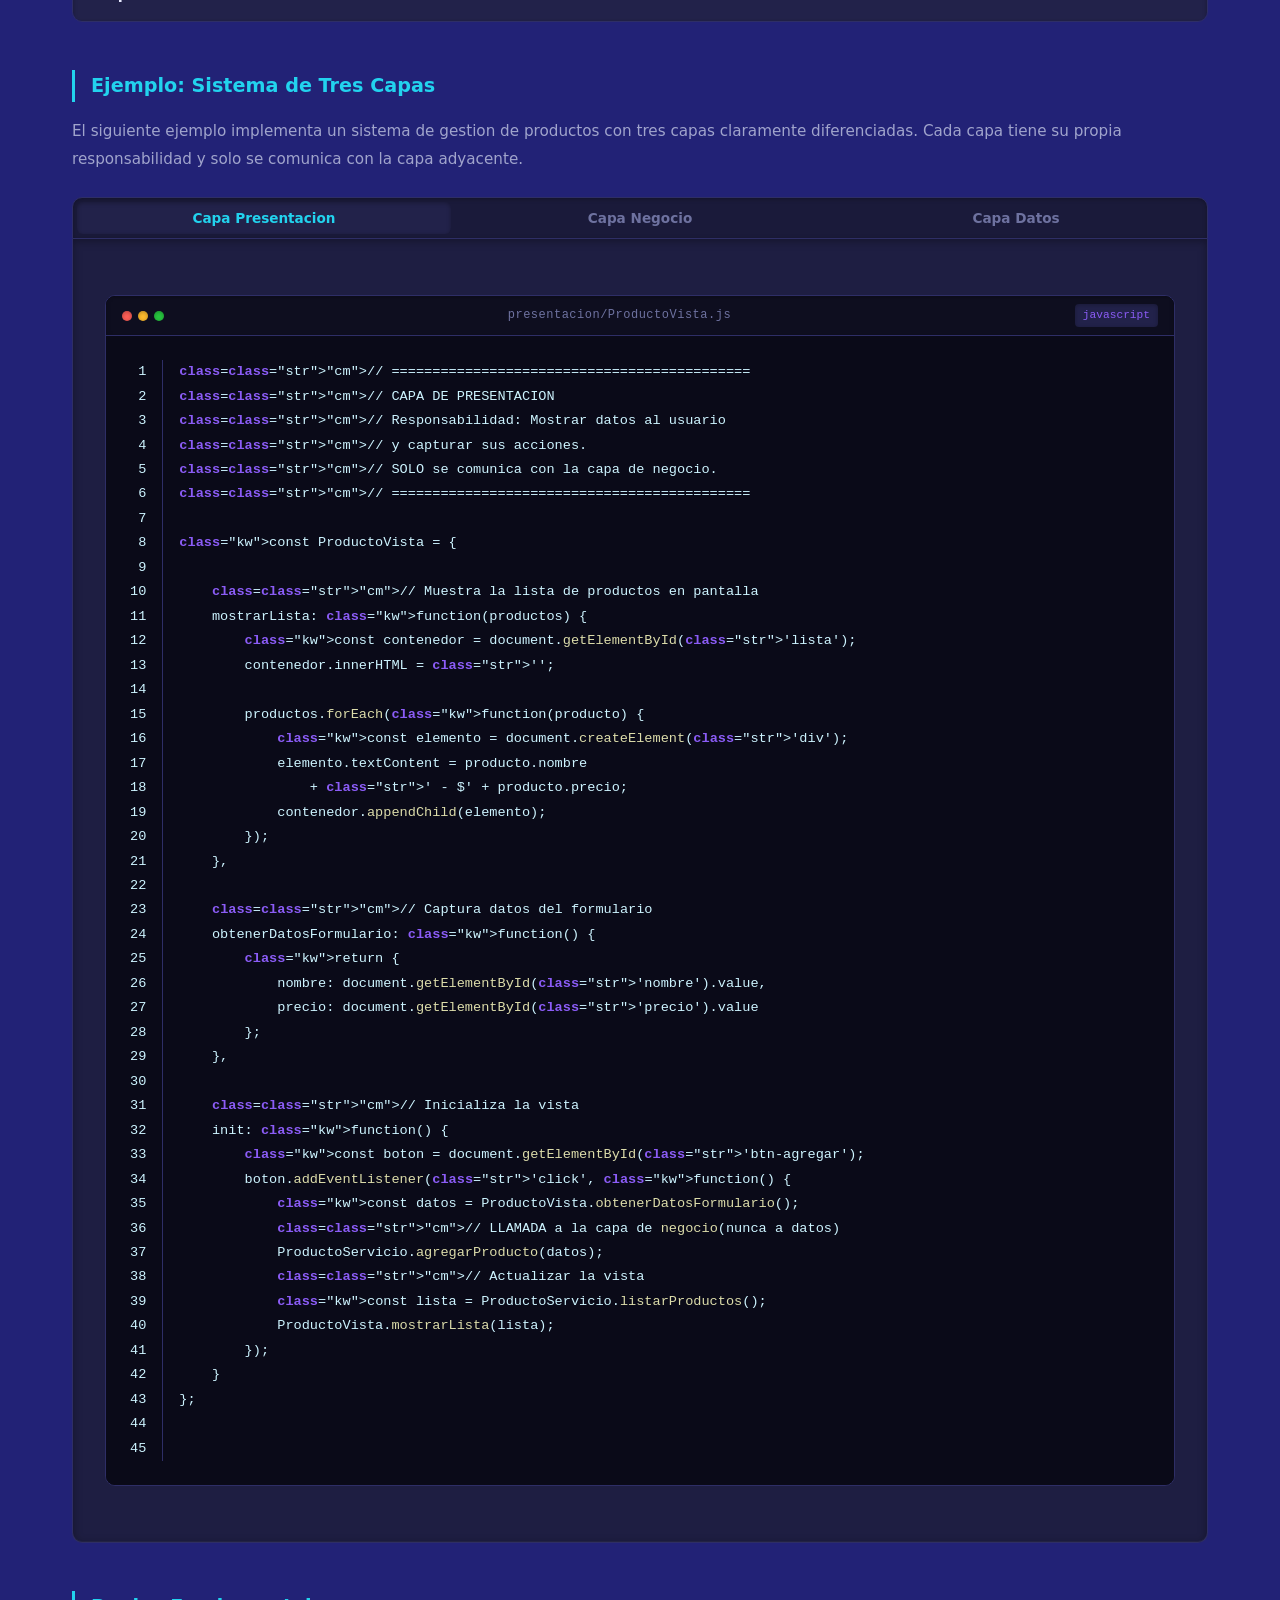
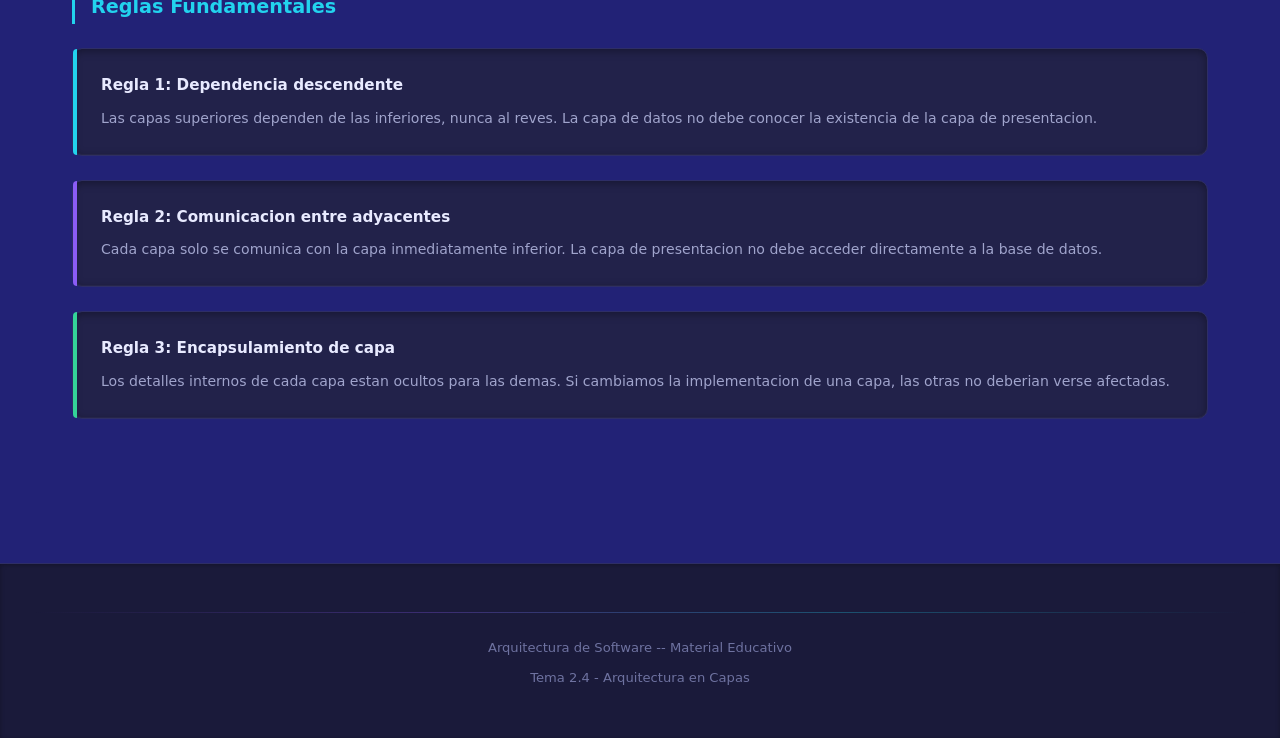
<file: pages/criterio2/arquitectura-capas.html>
<!-- ============================================================
     ARCHIVO: pages/arquitectura-capas.html
     TEMA: 2.4 - Arquitectura en Capas
     
     COMENTARIO ARQUITECTONICO:
     La arquitectura en capas (Layered Architecture) es uno de los
     patrones mas utilizados en sistemas empresariales. Organiza el
     sistema en capas horizontales, donde cada capa tiene una
     responsabilidad especifica y solo se comunica con la capa
     inmediatamente inferior.
     ============================================================ -->
<!DOCTYPE html>
<html lang="es">
<head>
    <meta charset="UTF-8">
    <meta name="viewport" content="width=device-width, initial-scale=1.0">
    <title>2.4 Arquitectura en Capas</title>
    <link rel="stylesheet" href="../../css/main.css">
</head>
<body>

    <nav class="navbar" role="navigation" aria-label="Navegacion principal">
        <div class="navbar__brand">Arquitectura <span>de Software</span></div>
        <button class="navbar__toggle" aria-expanded="false" aria-label="Abrir menu">|||</button>
        <ul class="navbar__menu">
            <li><a href="../../index.html" class="navbar__link">Inicio</a></li>
            <li class="navbar__dropdown">
                <button class="navbar__dropdown-trigger">Criterio 1</button>
                <div class="navbar__dropdown-content">
                    <a href="../criterio1/que-es-arquitectura.html" class="navbar__link">1.1 Que es Arquitectura</a>
                    <a href="../criterio1/importancia.html" class="navbar__link">1.2 Importancia</a>
                    <a href="../criterio1/clasificacion-modelos.html" class="navbar__link">1.3 Clasificacion de Modelos</a>
                    <a href="../criterio1/estilos-basicos.html" class="navbar__link">1.4 Estilos Basicos</a>
                    <a href="../criterio1/ambitos-aplicacion.html" class="navbar__link">1.5 Ambitos de Aplicacion</a>
                </div>
            </li>
            <li class="navbar__dropdown">
                <button class="navbar__dropdown-trigger">Criterio 2</button>
                <div class="navbar__dropdown-content">
                    <a href="flujos-datos.html" class="navbar__link">2.1 Flujos de Datos</a>
                    <a href="centrados-datos.html" class="navbar__link">2.2 Centrados en Datos</a>
                    <a href="llamada-retorno.html" class="navbar__link">2.3 Llamada y Retorno</a>
                    <a href="arquitectura-capas.html" class="navbar__link navbar__link--active">2.4 Arq. en Capas</a>
                    <a href="principios-capas.html" class="navbar__link">2.5 Principios</a>
                </div>
            </li>
        </ul>
    </nav>

    <main class="main-content">

        <header class="topic-header">
            <span class="topic-header__number">Tema 2.4</span>
            <h1 class="topic-header__title">Arquitectura en Capas</h1>
            <p class="topic-header__description">
                La arquitectura en capas organiza los componentes del sistema en grupos horizontales
                (capas), donde cada capa tiene una responsabilidad bien definida. Las capas superiores
                dependen de las inferiores, pero nunca al reves. Este patron promueve la separacion
                de responsabilidades y facilita el mantenimiento del sistema.
            </p>
        </header>

        <!-- Diagrama -->
        <section class="content-section">
            <h2 class="content-section__title">Diagrama de Arquitectura en Capas</h2>
            <div class="diagram-container">
                <p class="diagram-container__title">Diagrama - Arquitectura de 4 Capas (N-Tier)</p>
                <canvas id="diagram-layered" data-diagram="layered" style="width: 100%;"></canvas>
            </div>
        </section>

        <!-- Las 4 capas clasicas -->
        <section class="content-section">
            <h2 class="content-section__title">Las Cuatro Capas Clasicas</h2>

            <div class="accordion">
                <div class="accordion__item accordion__item--open">
                    <button class="accordion__trigger">Capa de Presentacion (UI)</button>
                    <div class="accordion__content">
                        <div class="accordion__body">
                            <div class="info-panel info-panel--cyan">
                                <p class="info-panel__title">Responsabilidad</p>
                                <p class="info-panel__text">
                                    Maneja la interfaz de usuario y la interaccion con el usuario final.
                                    Muestra informacion y recibe entradas. No contiene logica de negocio.
                                </p>
                            </div>
                            <p><strong>Componentes tipicos:</strong></p>
                            <ul style="margin-top: 0.5rem; padding-left: 1.5rem; color: var(--text-secondary);">
                                <li>Paginas HTML / Plantillas</li>
                                <li>Controladores de vista</li>
                                <li>Formularios y validacion visual</li>
                                <li>Componentes de interfaz grafica</li>
                            </ul>
                            <p style="margin-top: 1rem;"><strong>Regla:</strong> Solo se comunica con la capa de logica de negocio.</p>
                        </div>
                    </div>
                </div>

                <div class="accordion__item">
                    <button class="accordion__trigger">Capa de Logica de Negocio</button>
                    <div class="accordion__content">
                        <div class="accordion__body">
                            <div class="info-panel info-panel--purple">
                                <p class="info-panel__title">Responsabilidad</p>
                                <p class="info-panel__text">
                                    Contiene las reglas de negocio y la logica central de la aplicacion.
                                    Procesa las solicitudes de la capa de presentacion y coordina las
                                    operaciones con la capa de datos.
                                </p>
                            </div>
                            <p><strong>Componentes tipicos:</strong></p>
                            <ul style="margin-top: 0.5rem; padding-left: 1.5rem; color: var(--text-secondary);">
                                <li>Servicios de dominio</li>
                                <li>Reglas de validacion de negocio</li>
                                <li>Calculos y transformaciones</li>
                                <li>Orquestacion de procesos</li>
                            </ul>
                        </div>
                    </div>
                </div>

                <div class="accordion__item">
                    <button class="accordion__trigger">Capa de Acceso a Datos</button>
                    <div class="accordion__content">
                        <div class="accordion__body">
                            <div class="info-panel info-panel--green">
                                <p class="info-panel__title">Responsabilidad</p>
                                <p class="info-panel__text">
                                    Abstrae el acceso a los datos persistentes. Traduce las operaciones
                                    de la logica de negocio en consultas al almacen de datos (SQL, API, archivos).
                                </p>
                            </div>
                            <p><strong>Componentes tipicos:</strong></p>
                            <ul style="margin-top: 0.5rem; padding-left: 1.5rem; color: var(--text-secondary);">
                                <li>Repositorios (Patron Repository)</li>
                                <li>ORM (Object-Relational Mapping)</li>
                                <li>Objetos de acceso a datos (DAO)</li>
                                <li>Adaptadores de APIs externas</li>
                            </ul>
                        </div>
                    </div>
                </div>

                <div class="accordion__item">
                    <button class="accordion__trigger">Capa de Base de Datos</button>
                    <div class="accordion__content">
                        <div class="accordion__body">
                            <div class="info-panel info-panel--orange">
                                <p class="info-panel__title">Responsabilidad</p>
                                <p class="info-panel__text">
                                    Almacena y gestiona los datos persistentes del sistema.
                                    Proporciona mecanismos de consulta, transaccion e integridad de datos.
                                </p>
                            </div>
                            <p><strong>Componentes tipicos:</strong></p>
                            <ul style="margin-top: 0.5rem; padding-left: 1.5rem; color: var(--text-secondary);">
                                <li>Motor de base de datos (MySQL, PostgreSQL, MongoDB)</li>
                                <li>Esquemas y tablas</li>
                                <li>Procedimientos almacenados</li>
                                <li>Indices y vistas</li>
                            </ul>
                        </div>
                    </div>
                </div>
            </div>
        </section>

        <!-- Sistema de tres capas con codigo -->
        <section class="content-section">
            <h2 class="content-section__title">Ejemplo: Sistema de Tres Capas</h2>
            <p class="content-section__text">
                El siguiente ejemplo implementa un sistema de gestion de productos con tres
                capas claramente diferenciadas. Cada capa tiene su propia responsabilidad
                y solo se comunica con la capa adyacente.
            </p>

            <div class="tabs">
                <div class="tabs__nav">
                    <button class="tabs__button tabs__button--active" data-tab="presentacion">Capa Presentacion</button>
                    <button class="tabs__button" data-tab="negocio">Capa Negocio</button>
                    <button class="tabs__button" data-tab="datos">Capa Datos</button>
                </div>

                <div class="tabs__panel tabs__panel--active" data-tab-panel="presentacion">
                    <div id="code-layer-ui" data-code-block data-filename="presentacion/ProductoVista.js" data-language="javascript">
                        <script type="text/plain">
// ============================================
// CAPA DE PRESENTACION
// Responsabilidad: Mostrar datos al usuario
// y capturar sus acciones.
// SOLO se comunica con la capa de negocio.
// ============================================

const ProductoVista = {
    
    // Muestra la lista de productos en pantalla
    mostrarLista: function(productos) {
        const contenedor = document.getElementById('lista');
        contenedor.innerHTML = '';
        
        productos.forEach(function(producto) {
            const elemento = document.createElement('div');
            elemento.textContent = producto.nombre 
                + ' - $' + producto.precio;
            contenedor.appendChild(elemento);
        });
    },
    
    // Captura datos del formulario
    obtenerDatosFormulario: function() {
        return {
            nombre: document.getElementById('nombre').value,
            precio: document.getElementById('precio').value
        };
    },
    
    // Inicializa la vista
    init: function() {
        const boton = document.getElementById('btn-agregar');
        boton.addEventListener('click', function() {
            const datos = ProductoVista.obtenerDatosFormulario();
            // LLAMADA a la capa de negocio (nunca a datos)
            ProductoServicio.agregarProducto(datos);
            // Actualizar la vista
            const lista = ProductoServicio.listarProductos();
            ProductoVista.mostrarLista(lista);
        });
    }
};
                        </script>
                    </div>
                </div>

                <div class="tabs__panel" data-tab-panel="negocio">
                    <div id="code-layer-biz" data-code-block data-filename="negocio/ProductoServicio.js" data-language="javascript">
                        <script type="text/plain">
// ============================================
// CAPA DE LOGICA DE NEGOCIO
// Responsabilidad: Aplicar reglas de negocio.
// Se comunica con Presentacion (arriba) y
// Acceso a Datos (abajo).
// ============================================

const ProductoServicio = {
    
    // Regla de negocio: precio minimo
    PRECIO_MINIMO: 0.01,
    
    // Agrega un producto aplicando reglas de negocio
    agregarProducto: function(datos) {
        // Validacion de negocio (NO es validacion de UI)
        if (!datos.nombre || datos.nombre.length < 2) {
            throw new Error("El nombre debe tener al menos 2 caracteres");
        }
        
        if (datos.precio < this.PRECIO_MINIMO) {
            throw new Error("El precio debe ser mayor a " 
                + this.PRECIO_MINIMO);
        }
        
        // Transformacion de datos de negocio
        const producto = {
            id: Date.now(),
            nombre: datos.nombre.trim(),
            precio: parseFloat(datos.precio),
            fechaCreacion: new Date()
        };
        
        // LLAMADA a la capa de datos (nunca a la BD directa)
        return ProductoRepositorio.guardar(producto);
    },
    
    // Lista productos con logica de negocio aplicada
    listarProductos: function() {
        // LLAMADA a la capa de datos
        const productos = ProductoRepositorio.obtenerTodos();
        
        // Logica de negocio: ordenar por nombre
        return productos.sort(function(a, b) {
            return a.nombre.localeCompare(b.nombre);
        });
    }
};
                        </script>
                    </div>
                </div>

                <div class="tabs__panel" data-tab-panel="datos">
                    <div id="code-layer-data" data-code-block data-filename="datos/ProductoRepositorio.js" data-language="javascript">
                        <script type="text/plain">
// ============================================
// CAPA DE ACCESO A DATOS
// Responsabilidad: Persistir y recuperar datos.
// Abstrae el almacen de datos real.
// SOLO se comunica con la capa de negocio.
// ============================================

const ProductoRepositorio = {
    
    // Almacen de datos (podria ser una BD real)
    _almacen: [],
    
    // Guarda un producto en el almacen
    guardar: function(producto) {
        this._almacen.push(producto);
        console.log("[Repositorio] Producto guardado:", 
            producto.nombre);
        return producto;
    },
    
    // Obtiene todos los productos
    obtenerTodos: function() {
        // Retorna una copia para proteger los datos
        return this._almacen.slice();
    },
    
    // Busca un producto por ID
    buscarPorId: function(id) {
        return this._almacen.find(function(p) {
            return p.id === id;
        }) || null;
    },
    
    // Elimina un producto por ID
    eliminar: function(id) {
        const indice = this._almacen.findIndex(function(p) {
            return p.id === id;
        });
        if (indice !== -1) {
            this._almacen.splice(indice, 1);
            return true;
        }
        return false;
    }
};

// NOTA ARQUITECTONICA:
// Si cambiamos de almacen en memoria a una base de datos
// real, solo necesitamos modificar ESTA capa.
// Las capas de negocio y presentacion NO se ven afectadas.
// Esto demuestra el principio de "aislamiento de cambios".
                        </script>
                    </div>
                </div>
            </div>
        </section>

        <!-- Reglas clave -->
        <section class="content-section">
            <h2 class="content-section__title">Reglas Fundamentales</h2>

            <div class="info-panel info-panel--cyan">
                <p class="info-panel__title">Regla 1: Dependencia descendente</p>
                <p class="info-panel__text">
                    Las capas superiores dependen de las inferiores, nunca al reves.
                    La capa de datos no debe conocer la existencia de la capa de presentacion.
                </p>
            </div>
            <div class="info-panel info-panel--purple">
                <p class="info-panel__title">Regla 2: Comunicacion entre adyacentes</p>
                <p class="info-panel__text">
                    Cada capa solo se comunica con la capa inmediatamente inferior.
                    La capa de presentacion no debe acceder directamente a la base de datos.
                </p>
            </div>
            <div class="info-panel info-panel--green">
                <p class="info-panel__title">Regla 3: Encapsulamiento de capa</p>
                <p class="info-panel__text">
                    Los detalles internos de cada capa estan ocultos para las demas.
                    Si cambiamos la implementacion de una capa, las otras no deberian verse afectadas.
                </p>
            </div>
        </section>

        <!-- Actividad -->
        <!-- <section class="content-section">
            <h2 class="content-section__title">Actividad del Estudiante</h2>
            <div class="info-panel info-panel--orange">
                <p class="info-panel__title">Ejercicio Practico</p>
                <p class="info-panel__text">
                    Disenar un sistema de tres capas con responsabilidades claras.
                    Tome un sistema real (por ejemplo, una tienda en linea) y defina
                    que componentes pertenecen a cada capa. Dibuje el diagrama y
                    explique por que cada componente pertenece a esa capa especifica.
                </p>
            </div>
        </section> -->

    </main>

    <footer class="footer">
        <div class="footer__line"></div>
        <p>Arquitectura de Software -- Material Educativo</p>
        <p class="mt-sm text-muted">Tema 2.4 - Arquitectura en Capas</p>
    </footer>

    <script src="../../js/modules/navigation.js"></script>
    <script src="../../js/modules/codeCanvas.js"></script>
    <script src="../../js/modules/interactions.js"></script>
    <script src="../../js/modules/diagrams.js"></script>
    <script src="../../js/app.js"></script>

</body>
</html>
</file>
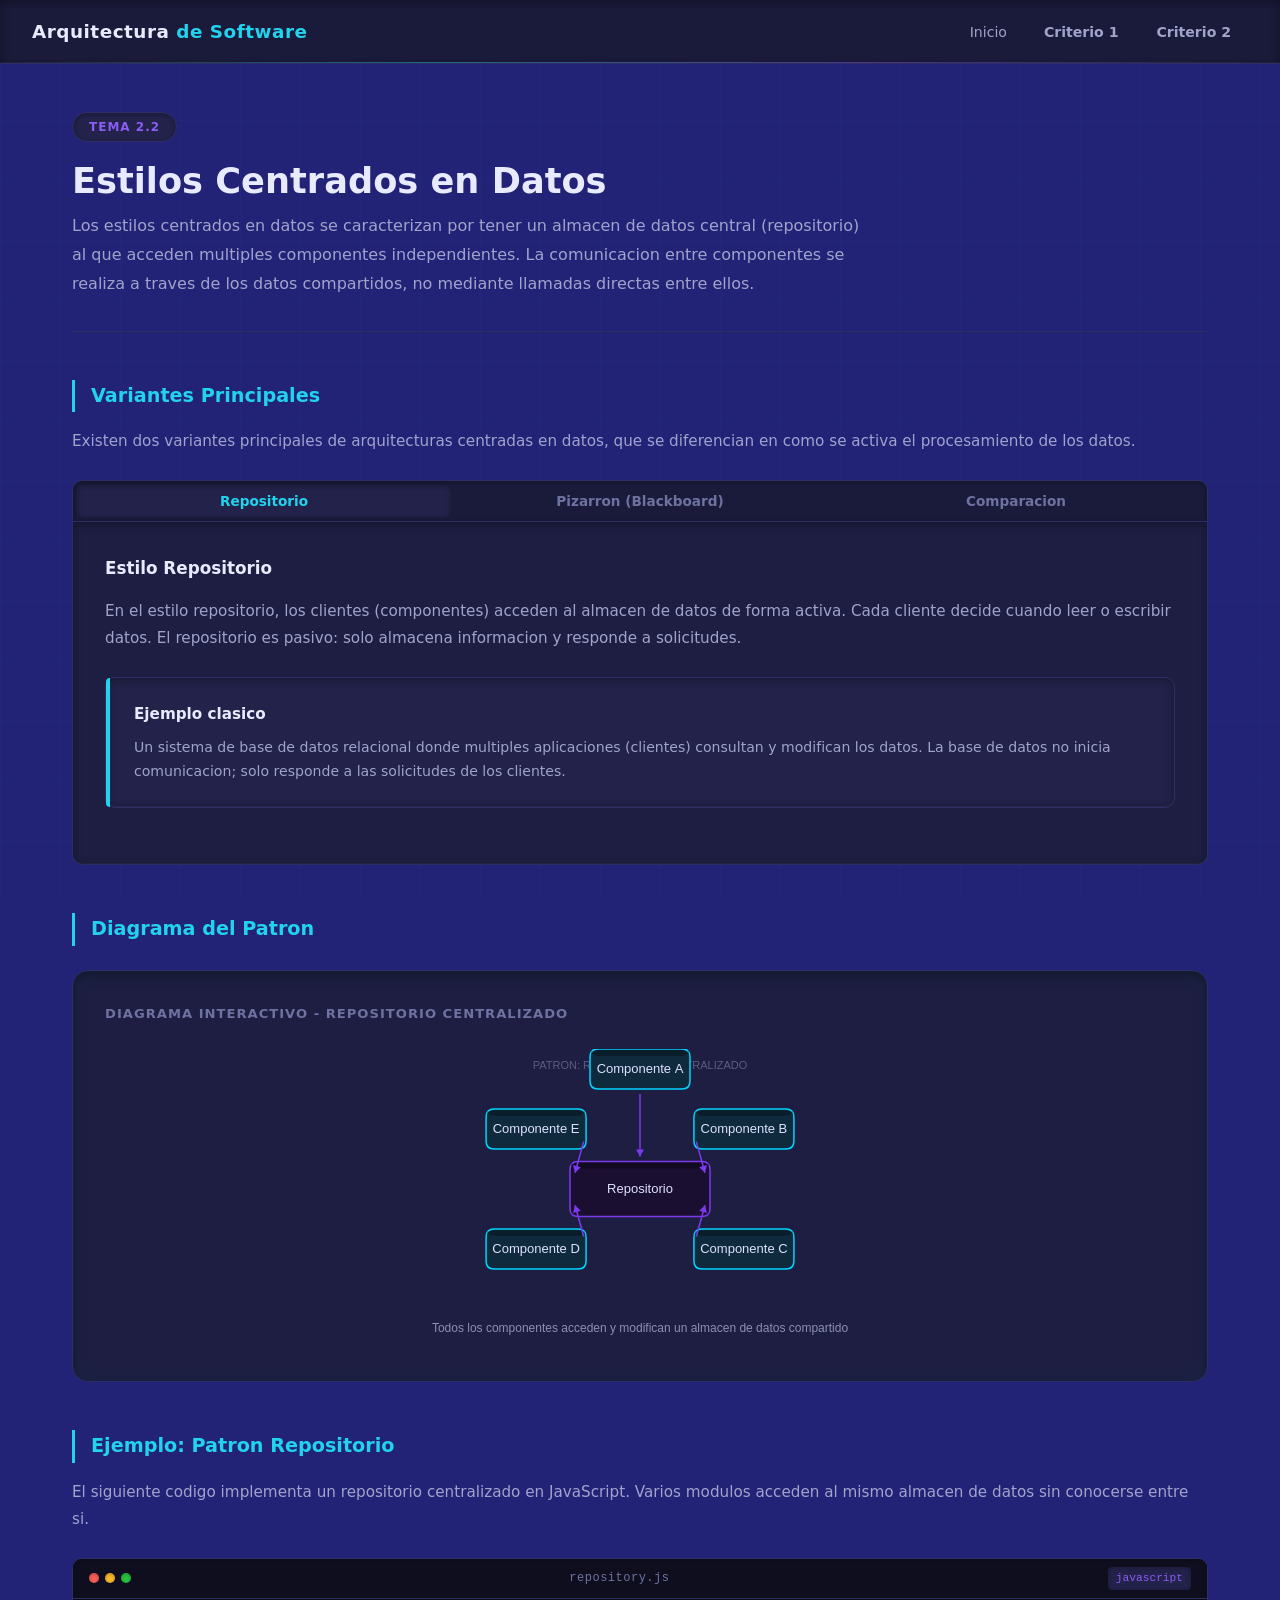
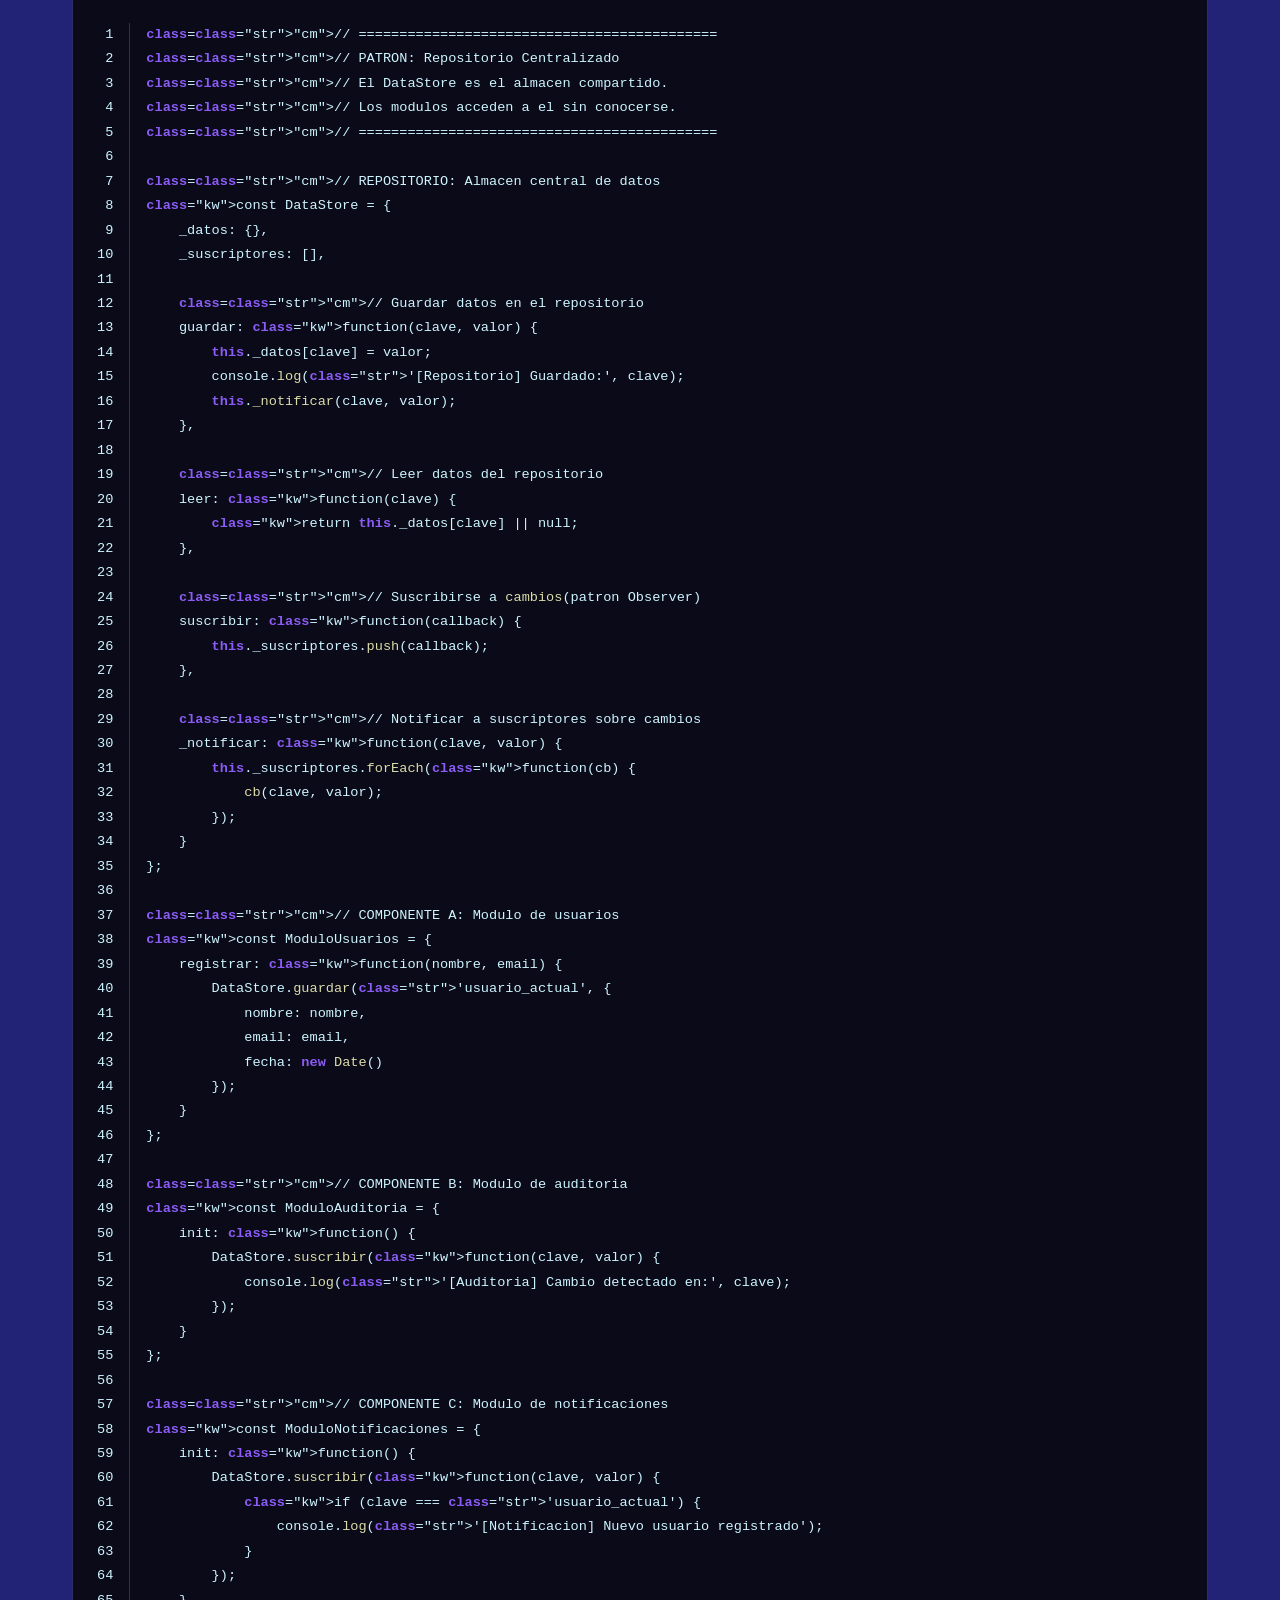
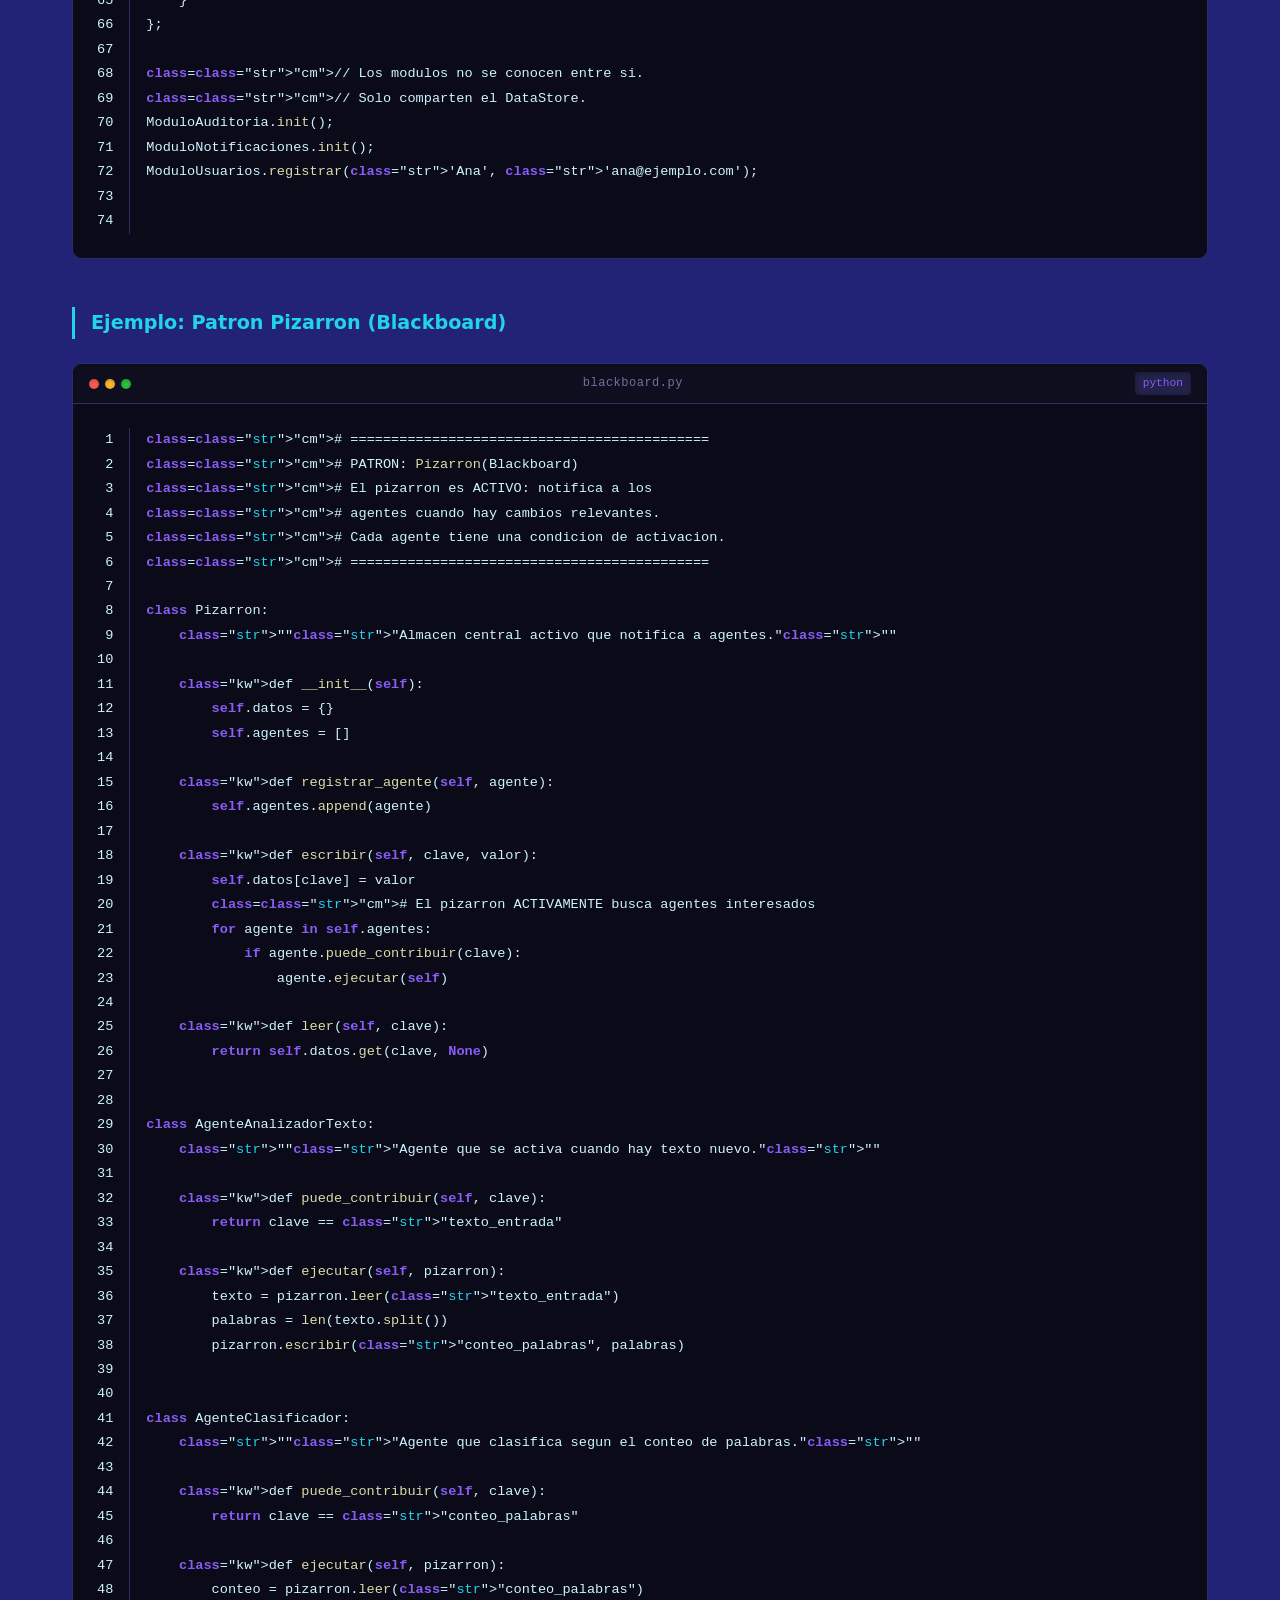
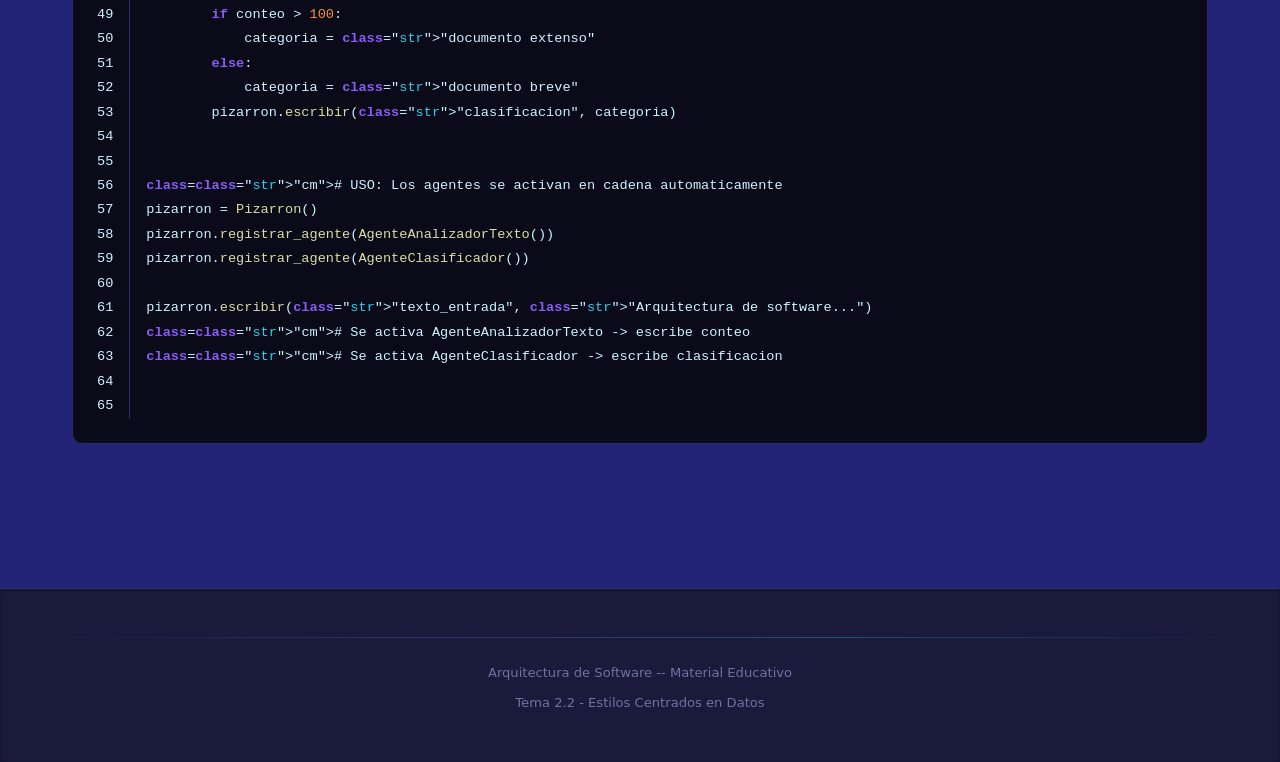
<file: pages/criterio2/centrados-datos.html>
<!-- ============================================================
     ARCHIVO: pages/centrados-datos.html
     TEMA: 2.2 - Estilos Centrados en Datos
     
     COMENTARIO ARQUITECTONICO:
     Los estilos centrados en datos organizan el sistema alrededor
     de un almacen de datos compartido (repositorio). Los componentes
     acceden y modifican este almacen central en lugar de comunicarse
     directamente entre ellos.
     ============================================================ -->
<!DOCTYPE html>
<html lang="es">
<head>
    <meta charset="UTF-8">
    <meta name="viewport" content="width=device-width, initial-scale=1.0">
    <title>2.2 Estilos Centrados en Datos</title>
    <link rel="stylesheet" href="../../css/main.css">
</head>
<body>

    <!-- NAVEGACION GLOBAL -->
    <nav class="navbar" role="navigation" aria-label="Navegacion principal">
        <div class="navbar__brand">Arquitectura <span>de Software</span></div>
        <button class="navbar__toggle" aria-expanded="false" aria-label="Abrir menu">|||</button>
        <ul class="navbar__menu">
            <li><a href="../../index.html" class="navbar__link">Inicio</a></li>
            <li class="navbar__dropdown">
                <button class="navbar__dropdown-trigger">Criterio 1</button>
                <div class="navbar__dropdown-content">
                    <a href="../criterio1/que-es-arquitectura.html" class="navbar__link">1.1 Que es Arquitectura</a>
                    <a href="../criterio1/importancia.html" class="navbar__link">1.2 Importancia</a>
                    <a href="../criterio1/clasificacion-modelos.html" class="navbar__link">1.3 Clasificacion de Modelos</a>
                    <a href="../criterio1/estilos-basicos.html" class="navbar__link">1.4 Estilos Basicos</a>
                    <a href="../criterio1/ambitos-aplicacion.html" class="navbar__link">1.5 Ambitos de Aplicacion</a>
                </div>
            </li>
            <li class="navbar__dropdown">
                <button class="navbar__dropdown-trigger">Criterio 2</button>
                <div class="navbar__dropdown-content">
                    <a href="flujos-datos.html" class="navbar__link">2.1 Flujos de Datos</a>
                    <a href="centrados-datos.html" class="navbar__link navbar__link--active">2.2 Centrados en Datos</a>
                    <a href="llamada-retorno.html" class="navbar__link">2.3 Llamada y Retorno</a>
                    <a href="arquitectura-capas.html" class="navbar__link">2.4 Arq. en Capas</a>
                    <a href="principios-capas.html" class="navbar__link">2.5 Principios</a>
                </div>
            </li>
        </ul>
    </nav>

    <main class="main-content">

        <!-- CABECERA DEL TEMA -->
        <header class="topic-header">
            <span class="topic-header__number">Tema 2.2</span>
            <h1 class="topic-header__title">Estilos Centrados en Datos</h1>
            <p class="topic-header__description">
                Los estilos centrados en datos se caracterizan por tener un almacen de datos
                central (repositorio) al que acceden multiples componentes independientes.
                La comunicacion entre componentes se realiza a traves de los datos compartidos,
                no mediante llamadas directas entre ellos.
            </p>
        </header>

        <!-- SECCION: Tipos de Arquitectura -->
        <section class="content-section">
            <h2 class="content-section__title">Variantes Principales</h2>
            <p class="content-section__text">
                Existen dos variantes principales de arquitecturas centradas en datos, que se
                diferencian en como se activa el procesamiento de los datos.
            </p>

            <div class="tabs">
                <div class="tabs__nav">
                    <button class="tabs__button tabs__button--active" data-tab="repositorio">Repositorio</button>
                    <button class="tabs__button" data-tab="pizarron">Pizarron (Blackboard)</button>
                    <button class="tabs__button" data-tab="comparacion">Comparacion</button>
                </div>

                <div class="tabs__panel tabs__panel--active" data-tab-panel="repositorio">
                    <h3 style="color: var(--text-primary); margin-bottom: 1rem; font-size: 1.05rem;">Estilo Repositorio</h3>
                    <p class="content-section__text">
                        En el estilo repositorio, los clientes (componentes) acceden al almacen de datos
                        de forma activa. Cada cliente decide cuando leer o escribir datos.
                        El repositorio es pasivo: solo almacena informacion y responde a solicitudes.
                    </p>
                    <div class="info-panel info-panel--cyan">
                        <p class="info-panel__title">Ejemplo clasico</p>
                        <p class="info-panel__text">
                            Un sistema de base de datos relacional donde multiples aplicaciones
                            (clientes) consultan y modifican los datos. La base de datos no inicia
                            comunicacion; solo responde a las solicitudes de los clientes.
                        </p>
                    </div>
                </div>

                <div class="tabs__panel" data-tab-panel="pizarron">
                    <h3 style="color: var(--text-primary); margin-bottom: 1rem; font-size: 1.05rem;">Estilo Pizarron (Blackboard)</h3>
                    <p class="content-section__text">
                        En el estilo pizarron, el almacen de datos tiene un rol activo. Cuando los datos
                        cambian, el pizarron notifica a los componentes interesados. Los componentes
                        se activan en respuesta a cambios en los datos, no por decision propia.
                    </p>
                    <div class="info-panel info-panel--purple">
                        <p class="info-panel__title">Ejemplo clasico</p>
                        <p class="info-panel__text">
                            Sistemas de inteligencia artificial donde multiples agentes de conocimiento
                            observan un espacio compartido. Cuando un agente modifica datos, otros
                            agentes se activan automaticamente si los datos son relevantes para ellos.
                        </p>
                    </div>
                </div>

                <div class="tabs__panel" data-tab-panel="comparacion">
                    <table class="data-table">
                        <thead>
                            <tr>
                                <th>Aspecto</th>
                                <th>Repositorio</th>
                                <th>Pizarron</th>
                            </tr>
                        </thead>
                        <tbody>
                            <tr>
                                <td>Control del flujo</td>
                                <td>Los clientes deciden cuando acceder</td>
                                <td>El pizarron notifica a los clientes</td>
                            </tr>
                            <tr>
                                <td>Almacen de datos</td>
                                <td>Pasivo</td>
                                <td>Activo</td>
                            </tr>
                            <tr>
                                <td>Acoplamiento</td>
                                <td>Bajo entre clientes, medio con el almacen</td>
                                <td>Bajo entre componentes</td>
                            </tr>
                            <tr>
                                <td>Ejemplo tipico</td>
                                <td>Base de datos relacional</td>
                                <td>Sistemas expertos, IA</td>
                            </tr>
                            <tr>
                                <td>Escalabilidad</td>
                                <td>Limitada por el almacen central</td>
                                <td>Mejor distribucion de carga</td>
                            </tr>
                        </tbody>
                    </table>
                </div>
            </div>
        </section>

        <!-- SECCION: Diagrama -->
        <section class="content-section">
            <h2 class="content-section__title">Diagrama del Patron</h2>
            <div class="diagram-container">
                <p class="diagram-container__title">Diagrama Interactivo - Repositorio Centralizado</p>
                <canvas id="diagram-data-centric" data-diagram="dataCentric" style="width: 100%;"></canvas>
            </div>
        </section>

        <!-- SECCION: Ejemplo de Codigo Repositorio -->
        <section class="content-section">
            <h2 class="content-section__title">Ejemplo: Patron Repositorio</h2>
            <p class="content-section__text">
                El siguiente codigo implementa un repositorio centralizado en JavaScript.
                Varios modulos acceden al mismo almacen de datos sin conocerse entre si.
            </p>

            <div id="code-repository" data-code-block data-filename="repository.js" data-language="javascript">
                <script type="text/plain">
// ============================================
// PATRON: Repositorio Centralizado
// El DataStore es el almacen compartido.
// Los modulos acceden a el sin conocerse.
// ============================================

// REPOSITORIO: Almacen central de datos
const DataStore = {
    _datos: {},
    _suscriptores: [],

    // Guardar datos en el repositorio
    guardar: function(clave, valor) {
        this._datos[clave] = valor;
        console.log('[Repositorio] Guardado:', clave);
        this._notificar(clave, valor);
    },

    // Leer datos del repositorio
    leer: function(clave) {
        return this._datos[clave] || null;
    },

    // Suscribirse a cambios (patron Observer)
    suscribir: function(callback) {
        this._suscriptores.push(callback);
    },

    // Notificar a suscriptores sobre cambios
    _notificar: function(clave, valor) {
        this._suscriptores.forEach(function(cb) {
            cb(clave, valor);
        });
    }
};

// COMPONENTE A: Modulo de usuarios
const ModuloUsuarios = {
    registrar: function(nombre, email) {
        DataStore.guardar('usuario_actual', {
            nombre: nombre,
            email: email,
            fecha: new Date()
        });
    }
};

// COMPONENTE B: Modulo de auditoria
const ModuloAuditoria = {
    init: function() {
        DataStore.suscribir(function(clave, valor) {
            console.log('[Auditoria] Cambio detectado en:', clave);
        });
    }
};

// COMPONENTE C: Modulo de notificaciones
const ModuloNotificaciones = {
    init: function() {
        DataStore.suscribir(function(clave, valor) {
            if (clave === 'usuario_actual') {
                console.log('[Notificacion] Nuevo usuario registrado');
            }
        });
    }
};

// Los modulos no se conocen entre si.
// Solo comparten el DataStore.
ModuloAuditoria.init();
ModuloNotificaciones.init();
ModuloUsuarios.registrar('Ana', 'ana@ejemplo.com');
                </script>
            </div>
        </section>

        <!-- SECCION: Ejemplo Blackboard -->
        <section class="content-section">
            <h2 class="content-section__title">Ejemplo: Patron Pizarron (Blackboard)</h2>

            <div id="code-blackboard" data-code-block data-filename="blackboard.py" data-language="python">
                <script type="text/plain">
# ============================================
# PATRON: Pizarron (Blackboard)
# El pizarron es ACTIVO: notifica a los
# agentes cuando hay cambios relevantes.
# Cada agente tiene una condicion de activacion.
# ============================================

class Pizarron:
    """Almacen central activo que notifica a agentes."""
    
    def __init__(self):
        self.datos = {}
        self.agentes = []

    def registrar_agente(self, agente):
        self.agentes.append(agente)

    def escribir(self, clave, valor):
        self.datos[clave] = valor
        # El pizarron ACTIVAMENTE busca agentes interesados
        for agente in self.agentes:
            if agente.puede_contribuir(clave):
                agente.ejecutar(self)

    def leer(self, clave):
        return self.datos.get(clave, None)


class AgenteAnalizadorTexto:
    """Agente que se activa cuando hay texto nuevo."""
    
    def puede_contribuir(self, clave):
        return clave == "texto_entrada"

    def ejecutar(self, pizarron):
        texto = pizarron.leer("texto_entrada")
        palabras = len(texto.split())
        pizarron.escribir("conteo_palabras", palabras)


class AgenteClasificador:
    """Agente que clasifica segun el conteo de palabras."""
    
    def puede_contribuir(self, clave):
        return clave == "conteo_palabras"

    def ejecutar(self, pizarron):
        conteo = pizarron.leer("conteo_palabras")
        if conteo > 100:
            categoria = "documento extenso"
        else:
            categoria = "documento breve"
        pizarron.escribir("clasificacion", categoria)


# USO: Los agentes se activan en cadena automaticamente
pizarron = Pizarron()
pizarron.registrar_agente(AgenteAnalizadorTexto())
pizarron.registrar_agente(AgenteClasificador())

pizarron.escribir("texto_entrada", "Arquitectura de software...")
# Se activa AgenteAnalizadorTexto -> escribe conteo
# Se activa AgenteClasificador -> escribe clasificacion
                </script>
            </div>
        </section>

        <!-- SECCION: Actividad -->
        <!-- <section class="content-section">
            <h2 class="content-section__title">Actividad del Estudiante</h2>
            <div class="info-panel info-panel--orange">
                <p class="info-panel__title">Ejercicio Practico</p>
                <p class="info-panel__text">
                    Identificar componentes en arquitectura blackboard.
                    Analice un sistema de gestion de inventario e identifique cuales
                    componentes actuarian como agentes que se suscriben al repositorio central.
                    Dibuje el diagrama indicando las relaciones entre componentes y el almacen.
                </p>
            </div>
        </section> -->

    </main>

    <footer class="footer">
        <div class="footer__line"></div>
        <p>Arquitectura de Software -- Material Educativo</p>
        <p class="mt-sm text-muted">Tema 2.2 - Estilos Centrados en Datos</p>
    </footer>

    <script src="../../js/modules/navigation.js"></script>
    <script src="../../js/modules/codeCanvas.js"></script>
    <script src="../../js/modules/interactions.js"></script>
    <script src="../../js/modules/diagrams.js"></script>
    <script src="../../js/app.js"></script>

</body>
</html>
</file>
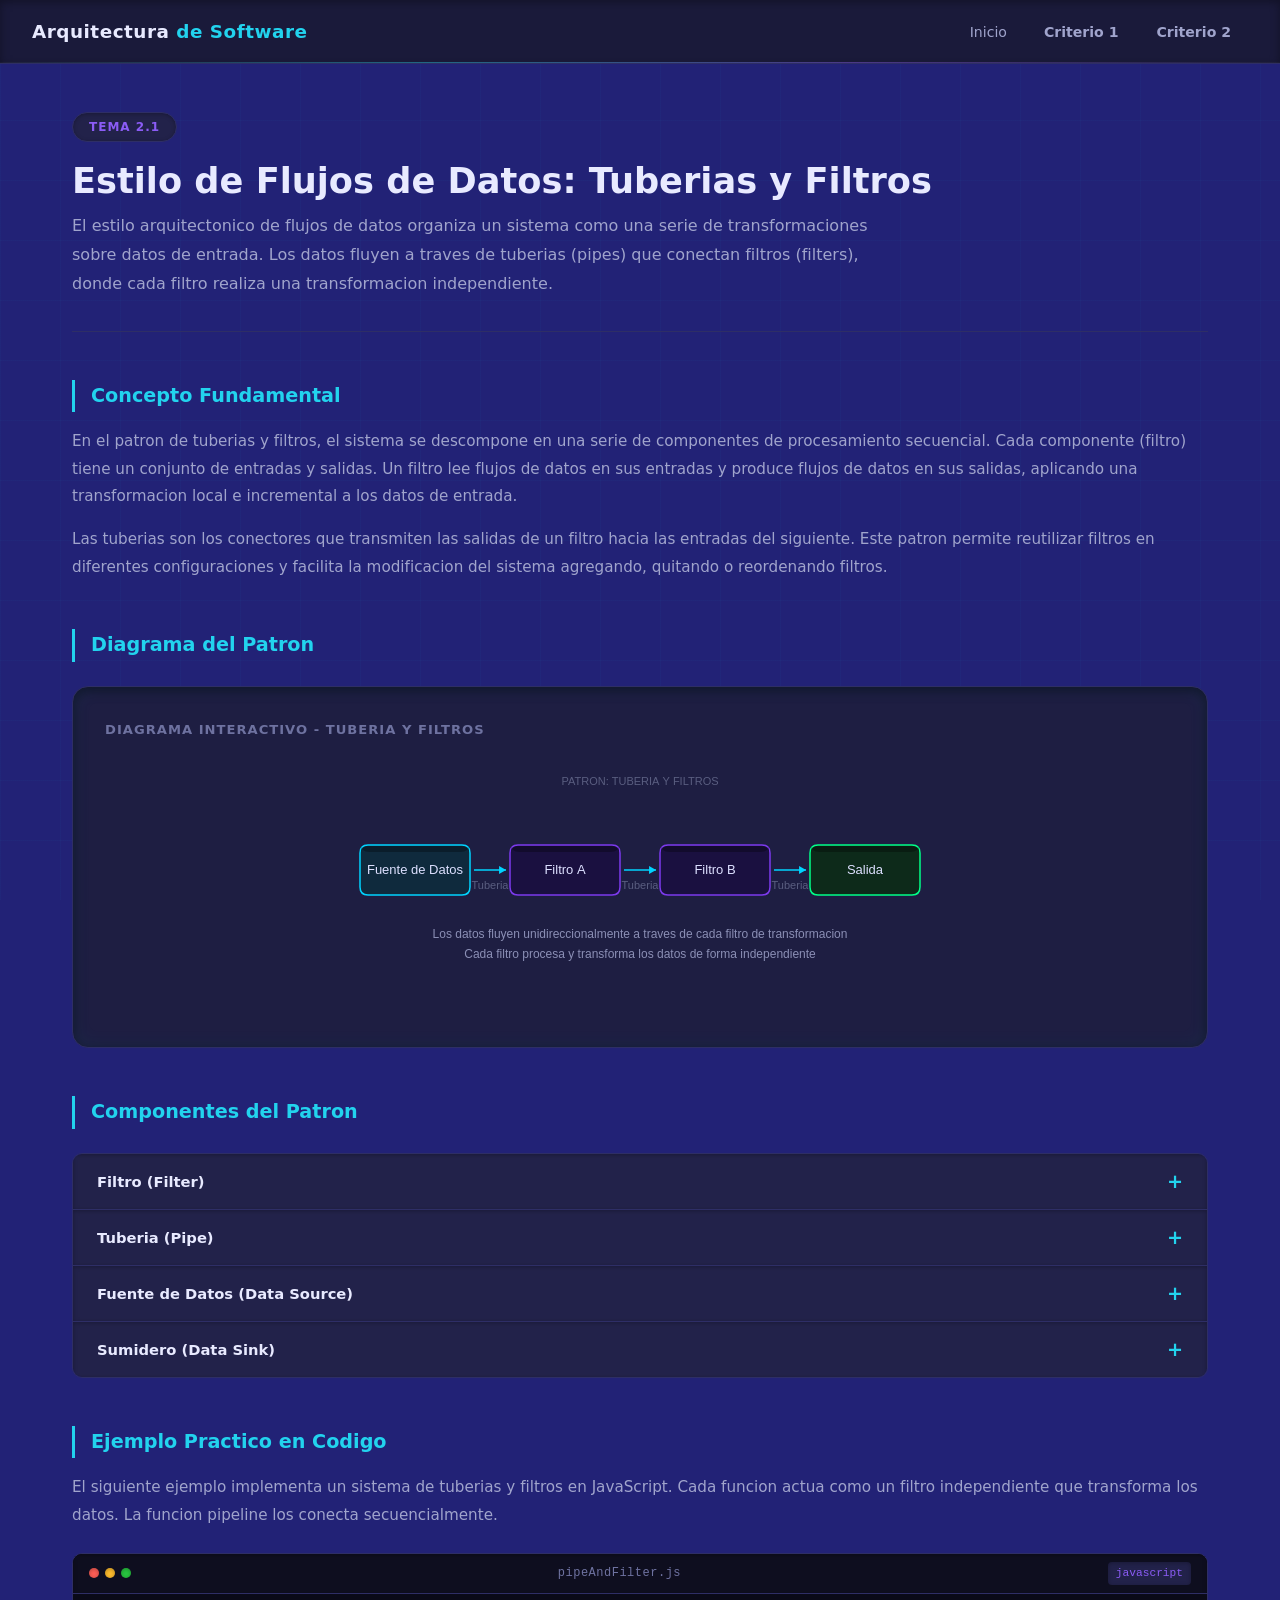
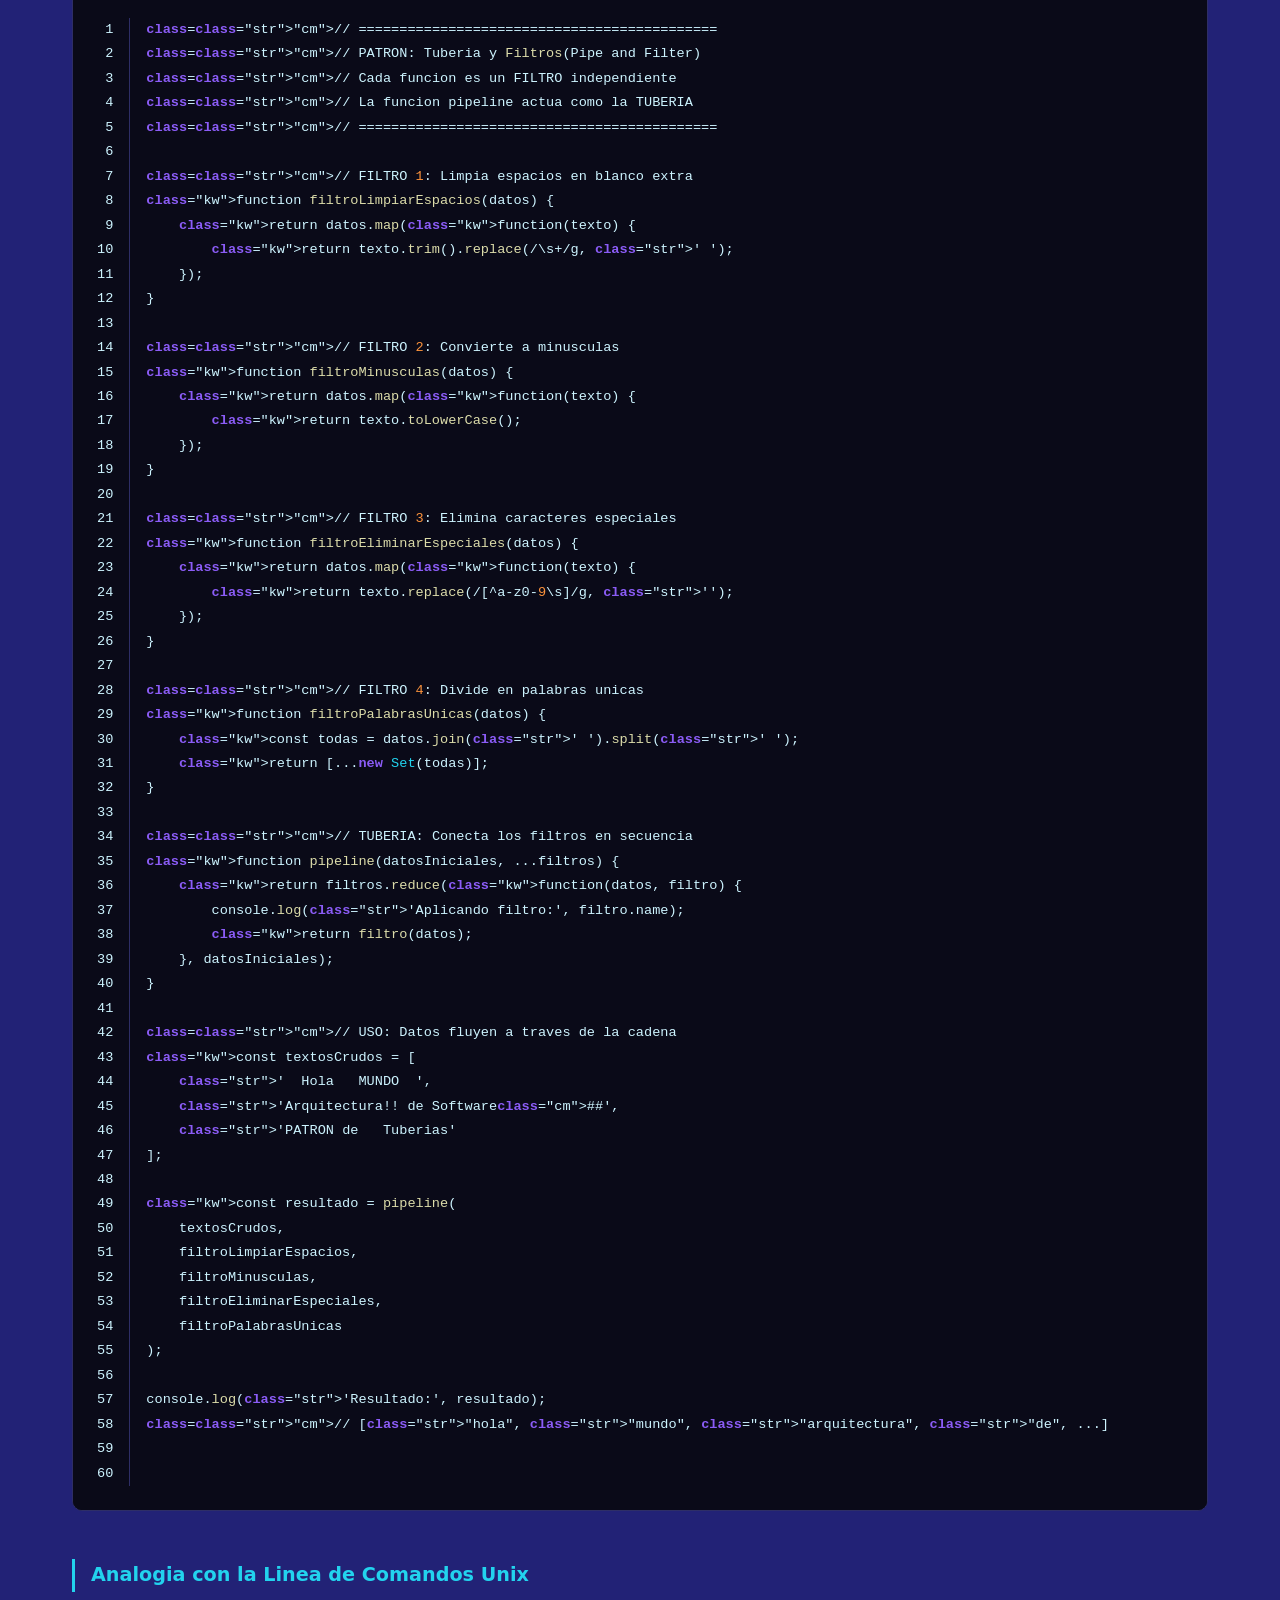
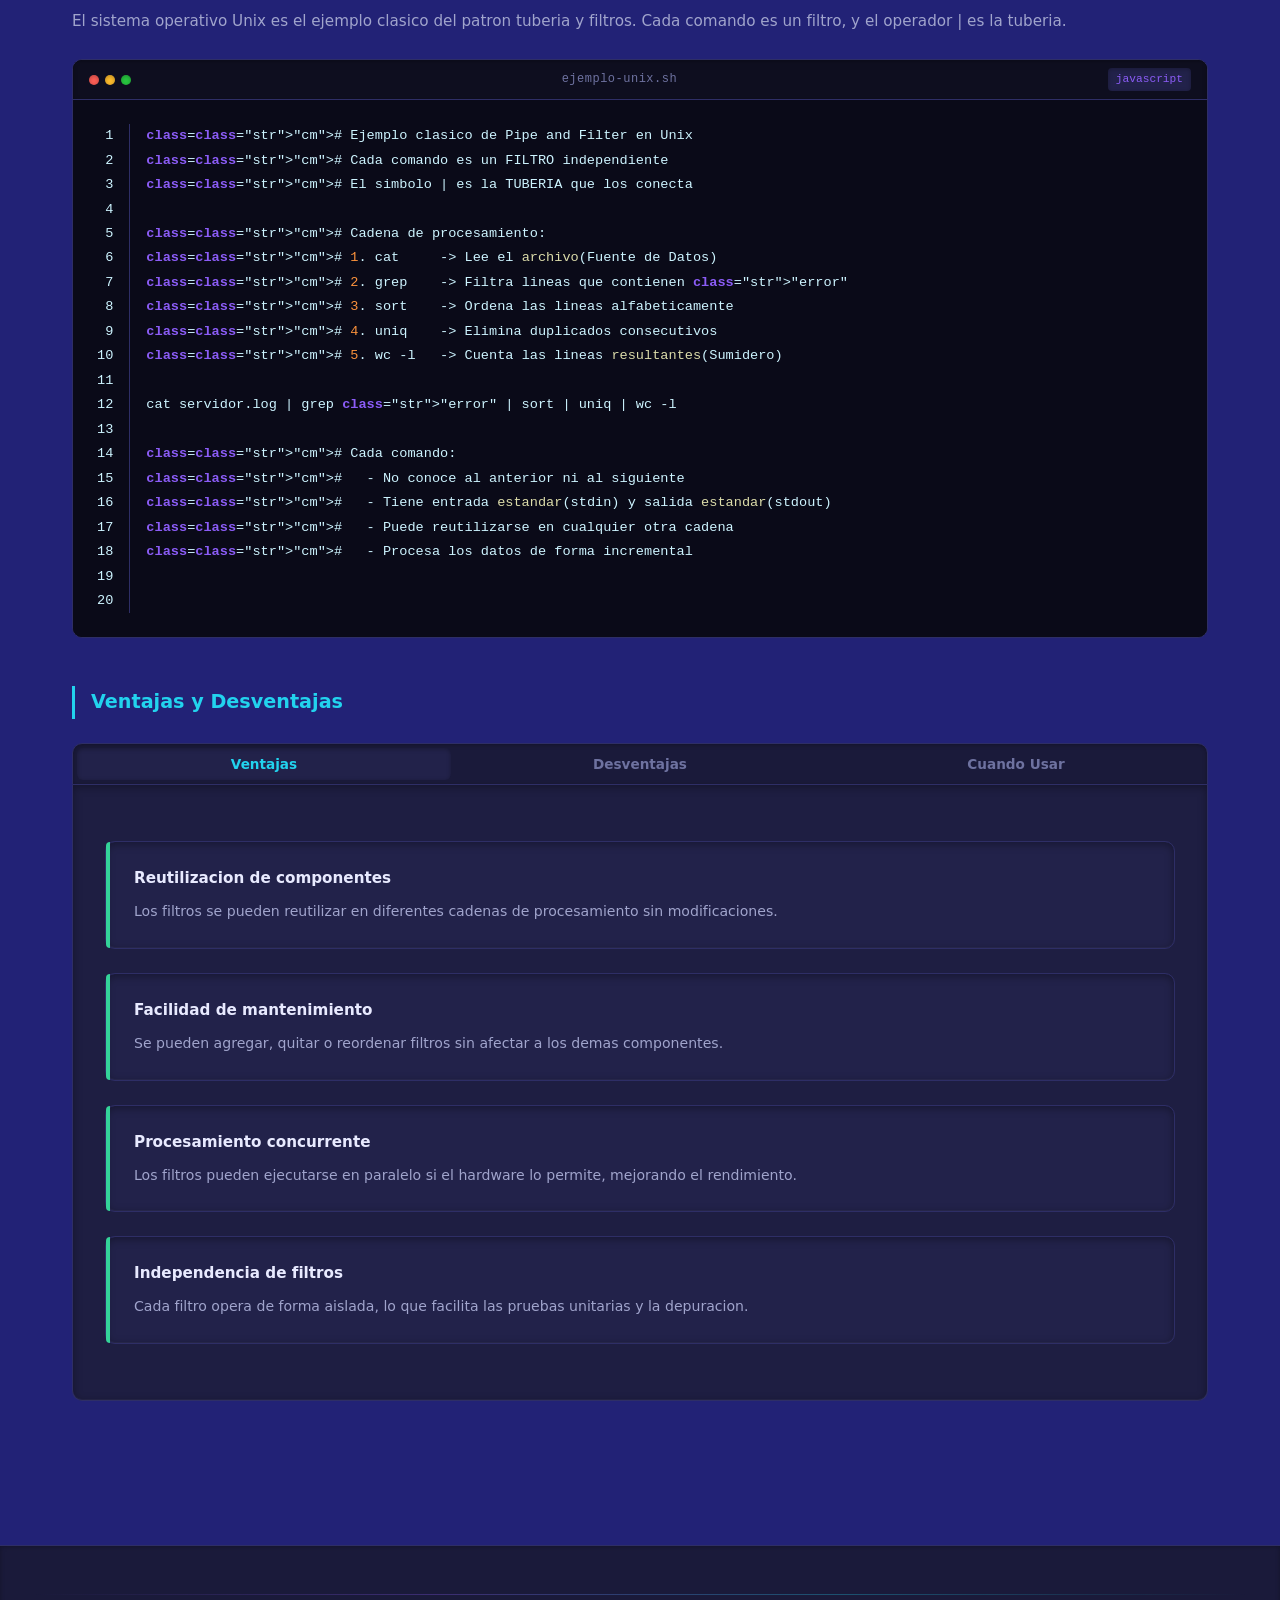
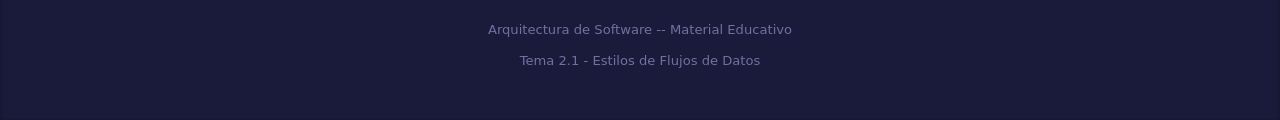
<file: pages/criterio2/flujos-datos.html>
<!-- ============================================================
     ARCHIVO: pages/flujos-datos.html
     TEMA: 2.1 - Estilo de Flujos de Datos: Tuberias y Filtros
     
     COMENTARIO ARQUITECTONICO:
     Esta pagina demuestra el patron Pipe and Filter (Tuberia y Filtro).
     En este patron, los datos fluyen a traves de una secuencia de
     componentes de procesamiento (filtros), conectados por canales
     (tuberias). Cada filtro transforma los datos y los pasa al siguiente.
     ============================================================ -->
<!DOCTYPE html>
<html lang="es">
<head>
    <meta charset="UTF-8">
    <meta name="viewport" content="width=device-width, initial-scale=1.0">
    <title>2.1 Flujos de Datos - Tuberias y Filtros</title>
    <link rel="stylesheet" href="../../css/main.css">
</head>
<body>

    <!-- NAVEGACION GLOBAL -->
    <nav class="navbar" role="navigation" aria-label="Navegacion principal">
        <div class="navbar__brand">Arquitectura <span>de Software</span></div>
        <button class="navbar__toggle" aria-expanded="false" aria-label="Abrir menu">|||</button>
        <ul class="navbar__menu">
            <li><a href="../../index.html" class="navbar__link">Inicio</a></li>
            <li class="navbar__dropdown">
                <button class="navbar__dropdown-trigger">Criterio 1</button>
                <div class="navbar__dropdown-content">
                    <a href="../criterio1/que-es-arquitectura.html" class="navbar__link">1.1 Que es Arquitectura</a>
                    <a href="../criterio1/importancia.html" class="navbar__link">1.2 Importancia</a>
                    <a href="../criterio1/clasificacion-modelos.html" class="navbar__link">1.3 Clasificacion de Modelos</a>
                    <a href="../criterio1/estilos-basicos.html" class="navbar__link">1.4 Estilos Basicos</a>
                    <a href="../criterio1/ambitos-aplicacion.html" class="navbar__link">1.5 Ambitos de Aplicacion</a>
                </div>
            </li>
            <li class="navbar__dropdown">
                <button class="navbar__dropdown-trigger">Criterio 2</button>
                <div class="navbar__dropdown-content">
                    <a href="flujos-datos.html" class="navbar__link navbar__link--active">2.1 Flujos de Datos</a>
                    <a href="centrados-datos.html" class="navbar__link">2.2 Centrados en Datos</a>
                    <a href="llamada-retorno.html" class="navbar__link">2.3 Llamada y Retorno</a>
                    <a href="arquitectura-capas.html" class="navbar__link">2.4 Arq. en Capas</a>
                    <a href="principios-capas.html" class="navbar__link">2.5 Principios</a>
                </div>
            </li>
        </ul>
    </nav>

    <main class="main-content">

        <!-- CABECERA DEL TEMA -->
        <header class="topic-header">
            <span class="topic-header__number">Tema 2.1</span>
            <h1 class="topic-header__title">Estilo de Flujos de Datos: Tuberias y Filtros</h1>
            <p class="topic-header__description">
                El estilo arquitectonico de flujos de datos organiza un sistema como una serie
                de transformaciones sobre datos de entrada. Los datos fluyen a traves de tuberias
                (pipes) que conectan filtros (filters), donde cada filtro realiza una transformacion
                independiente.
            </p>
        </header>

        <!-- SECCION: Concepto Fundamental -->
        <section class="content-section">
            <h2 class="content-section__title">Concepto Fundamental</h2>
            <p class="content-section__text">
                En el patron de tuberias y filtros, el sistema se descompone en una serie de
                componentes de procesamiento secuencial. Cada componente (filtro) tiene un conjunto
                de entradas y salidas. Un filtro lee flujos de datos en sus entradas y produce
                flujos de datos en sus salidas, aplicando una transformacion local e incremental
                a los datos de entrada.
            </p>
            <p class="content-section__text">
                Las tuberias son los conectores que transmiten las salidas de un filtro hacia
                las entradas del siguiente. Este patron permite reutilizar filtros en diferentes
                configuraciones y facilita la modificacion del sistema agregando, quitando
                o reordenando filtros.
            </p>
        </section>

        <!-- SECCION: Diagrama Interactivo -->
        <section class="content-section">
            <h2 class="content-section__title">Diagrama del Patron</h2>
            <div class="diagram-container">
                <p class="diagram-container__title">Diagrama Interactivo - Tuberia y Filtros</p>
                <!-- Canvas que sera dibujado por diagrams.js -->
                <canvas id="diagram-pipe-filter" data-diagram="pipeAndFilter" style="width: 100%;"></canvas>
            </div>
        </section>

        <!-- SECCION: Componentes del Patron -->
        <section class="content-section">
            <h2 class="content-section__title">Componentes del Patron</h2>

            <div class="accordion">
                <div class="accordion__item">
                    <button class="accordion__trigger">Filtro (Filter)</button>
                    <div class="accordion__content">
                        <div class="accordion__body">
                            <p>Un filtro es una unidad de procesamiento independiente que transforma datos.
                            Cada filtro opera de forma aislada: no conoce la identidad ni la existencia
                            de otros filtros en la cadena. Solo sabe que recibe datos de entrada y debe
                            producir datos de salida.</p>
                            <br>
                            <p><strong>Caracteristicas clave:</strong></p>
                            <ul style="margin-top: 0.5rem; padding-left: 1.5rem; color: var(--text-secondary);">
                                <li>Procesamiento independiente y sin estado compartido</li>
                                <li>Entrada y salida bien definidas</li>
                                <li>Puede funcionar de manera incremental (no necesita toda la entrada)</li>
                                <li>Reutilizable en diferentes cadenas de procesamiento</li>
                            </ul>
                        </div>
                    </div>
                </div>
                <div class="accordion__item">
                    <button class="accordion__trigger">Tuberia (Pipe)</button>
                    <div class="accordion__content">
                        <div class="accordion__body">
                            <p>La tuberia es el conector que transporta datos entre filtros. Actua como
                            un canal de comunicacion unidireccional. En sistemas Unix, este concepto se
                            materializa con el operador | (pipe) en la linea de comandos.</p>
                            <br>
                            <p><strong>Caracteristicas clave:</strong></p>
                            <ul style="margin-top: 0.5rem; padding-left: 1.5rem; color: var(--text-secondary);">
                                <li>Transmision unidireccional de datos</li>
                                <li>Puede incluir buffering para desacoplar velocidades</li>
                                <li>No transforma los datos, solo los transporta</li>
                                <li>Define la topologia del flujo</li>
                            </ul>
                        </div>
                    </div>
                </div>
                <div class="accordion__item">
                    <button class="accordion__trigger">Fuente de Datos (Data Source)</button>
                    <div class="accordion__content">
                        <div class="accordion__body">
                            <p>El origen de los datos que alimentan la cadena de filtros. Puede ser un archivo,
                            un flujo de red, un sensor, una base de datos o cualquier componente que
                            genere datos para ser procesados.</p>
                        </div>
                    </div>
                </div>
                <div class="accordion__item">
                    <button class="accordion__trigger">Sumidero (Data Sink)</button>
                    <div class="accordion__content">
                        <div class="accordion__body">
                            <p>El destino final de los datos procesados. Es el punto donde se recolectan
                            los resultados de toda la cadena de transformaciones. Puede ser una pantalla,
                            un archivo de salida, una base de datos o un sistema externo.</p>
                        </div>
                    </div>
                </div>
            </div>
        </section>

        <!-- SECCION: Ejemplo de Codigo -->
        <section class="content-section">
            <h2 class="content-section__title">Ejemplo Practico en Codigo</h2>
            <p class="content-section__text">
                El siguiente ejemplo implementa un sistema de tuberias y filtros en JavaScript.
                Cada funcion actua como un filtro independiente que transforma los datos.
                La funcion pipeline los conecta secuencialmente.
            </p>

            <div id="code-pipe-filter" data-code-block data-filename="pipeAndFilter.js" data-language="javascript">
                <script type="text/plain">
// ============================================
// PATRON: Tuberia y Filtros (Pipe and Filter)
// Cada funcion es un FILTRO independiente
// La funcion pipeline actua como la TUBERIA
// ============================================

// FILTRO 1: Limpia espacios en blanco extra
function filtroLimpiarEspacios(datos) {
    return datos.map(function(texto) {
        return texto.trim().replace(/\s+/g, ' ');
    });
}

// FILTRO 2: Convierte a minusculas
function filtroMinusculas(datos) {
    return datos.map(function(texto) {
        return texto.toLowerCase();
    });
}

// FILTRO 3: Elimina caracteres especiales
function filtroEliminarEspeciales(datos) {
    return datos.map(function(texto) {
        return texto.replace(/[^a-z0-9\s]/g, '');
    });
}

// FILTRO 4: Divide en palabras unicas
function filtroPalabrasUnicas(datos) {
    const todas = datos.join(' ').split(' ');
    return [...new Set(todas)];
}

// TUBERIA: Conecta los filtros en secuencia
function pipeline(datosIniciales, ...filtros) {
    return filtros.reduce(function(datos, filtro) {
        console.log('Aplicando filtro:', filtro.name);
        return filtro(datos);
    }, datosIniciales);
}

// USO: Datos fluyen a traves de la cadena
const textosCrudos = [
    '  Hola   MUNDO  ',
    'Arquitectura!! de Software##',
    'PATRON de   Tuberias'
];

const resultado = pipeline(
    textosCrudos,
    filtroLimpiarEspacios,
    filtroMinusculas,
    filtroEliminarEspeciales,
    filtroPalabrasUnicas
);

console.log('Resultado:', resultado);
// ["hola", "mundo", "arquitectura", "de", ...]
                </script>
            </div>
        </section>

        <!-- SECCION: Ejemplo analogia Unix -->
        <section class="content-section">
            <h2 class="content-section__title">Analogia con la Linea de Comandos Unix</h2>
            <p class="content-section__text">
                El sistema operativo Unix es el ejemplo clasico del patron tuberia y filtros.
                Cada comando es un filtro, y el operador | es la tuberia.
            </p>

            <div id="code-unix-pipe" data-code-block data-filename="ejemplo-unix.sh" data-language="javascript">
                <script type="text/plain">
# Ejemplo clasico de Pipe and Filter en Unix
# Cada comando es un FILTRO independiente
# El simbolo | es la TUBERIA que los conecta

# Cadena de procesamiento:
# 1. cat     -> Lee el archivo (Fuente de Datos)
# 2. grep    -> Filtra lineas que contienen "error"
# 3. sort    -> Ordena las lineas alfabeticamente
# 4. uniq    -> Elimina duplicados consecutivos
# 5. wc -l   -> Cuenta las lineas resultantes (Sumidero)

cat servidor.log | grep "error" | sort | uniq | wc -l

# Cada comando:
#   - No conoce al anterior ni al siguiente
#   - Tiene entrada estandar (stdin) y salida estandar (stdout)
#   - Puede reutilizarse en cualquier otra cadena
#   - Procesa los datos de forma incremental
                </script>
            </div>
        </section>

        <!-- SECCION: Ventajas y Desventajas -->
        <section class="content-section">
            <h2 class="content-section__title">Ventajas y Desventajas</h2>

            <div class="tabs">
                <div class="tabs__nav">
                    <button class="tabs__button tabs__button--active" data-tab="ventajas">Ventajas</button>
                    <button class="tabs__button" data-tab="desventajas">Desventajas</button>
                    <button class="tabs__button" data-tab="cuando-usar">Cuando Usar</button>
                </div>
                <div class="tabs__panel tabs__panel--active" data-tab-panel="ventajas">
                    <div class="info-panel info-panel--green">
                        <p class="info-panel__title">Reutilizacion de componentes</p>
                        <p class="info-panel__text">Los filtros se pueden reutilizar en diferentes cadenas de procesamiento sin modificaciones.</p>
                    </div>
                    <div class="info-panel info-panel--green">
                        <p class="info-panel__title">Facilidad de mantenimiento</p>
                        <p class="info-panel__text">Se pueden agregar, quitar o reordenar filtros sin afectar a los demas componentes.</p>
                    </div>
                    <div class="info-panel info-panel--green">
                        <p class="info-panel__title">Procesamiento concurrente</p>
                        <p class="info-panel__text">Los filtros pueden ejecutarse en paralelo si el hardware lo permite, mejorando el rendimiento.</p>
                    </div>
                    <div class="info-panel info-panel--green">
                        <p class="info-panel__title">Independencia de filtros</p>
                        <p class="info-panel__text">Cada filtro opera de forma aislada, lo que facilita las pruebas unitarias y la depuracion.</p>
                    </div>
                </div>
                <div class="tabs__panel" data-tab-panel="desventajas">
                    <div class="info-panel info-panel--pink">
                        <p class="info-panel__title">Sobrecarga por transformacion</p>
                        <p class="info-panel__text">El costo de serializar y deserializar datos entre filtros puede ser significativo.</p>
                    </div>
                    <div class="info-panel info-panel--pink">
                        <p class="info-panel__title">Dificultad en interacciones complejas</p>
                        <p class="info-panel__text">No es adecuado para sistemas que requieren retroalimentacion o interaccion bidireccional entre componentes.</p>
                    </div>
                    <div class="info-panel info-panel--pink">
                        <p class="info-panel__title">Latencia acumulada</p>
                        <p class="info-panel__text">Si los filtros son secuenciales, la latencia total es la suma de las latencias individuales.</p>
                    </div>
                </div>
                <div class="tabs__panel" data-tab-panel="cuando-usar">
                    <div class="info-panel info-panel--cyan">
                        <p class="info-panel__title">Procesamiento de texto y datos</p>
                        <p class="info-panel__text">ETL (Extract, Transform, Load), compiladores, procesamiento de imagenes, audio y video.</p>
                    </div>
                    <div class="info-panel info-panel--cyan">
                        <p class="info-panel__title">Flujos de trabajo lineales</p>
                        <p class="info-panel__text">Cuando los datos siguen un camino lineal de transformaciones sin necesidad de retroalimentacion.</p>
                    </div>
                </div>
            </div>
        </section>

        <!-- SECCION: Actividad para el Estudiante -->
        <!-- <section class="content-section">
            <h2 class="content-section__title">Actividad del Estudiante</h2>
            <div class="info-panel info-panel--orange">
                <p class="info-panel__title">Ejercicio Practico</p>
                <p class="info-panel__text">
                    Disenar diagramas de procesos con tuberias y filtros. 
                    Identifique un proceso cotidiano (por ejemplo, el procesamiento de un pedido en linea)
                    y represente cada paso como un filtro independiente, conectandolos mediante tuberias.
                    Indique claramente la entrada y salida de cada filtro.
                </p>
            </div>
        </section> -->

    </main>

    <footer class="footer">
        <div class="footer__line"></div>
        <p>Arquitectura de Software -- Material Educativo</p>
        <p class="mt-sm text-muted">Tema 2.1 - Estilos de Flujos de Datos</p>
    </footer>

    <!-- Scripts -->
    <script src="../../js/modules/navigation.js"></script>
    <script src="../../js/modules/codeCanvas.js"></script>
    <script src="../../js/modules/interactions.js"></script>
    <script src="../../js/modules/diagrams.js"></script>
    <script src="../../js/app.js"></script>

</body>
</html>
</file>
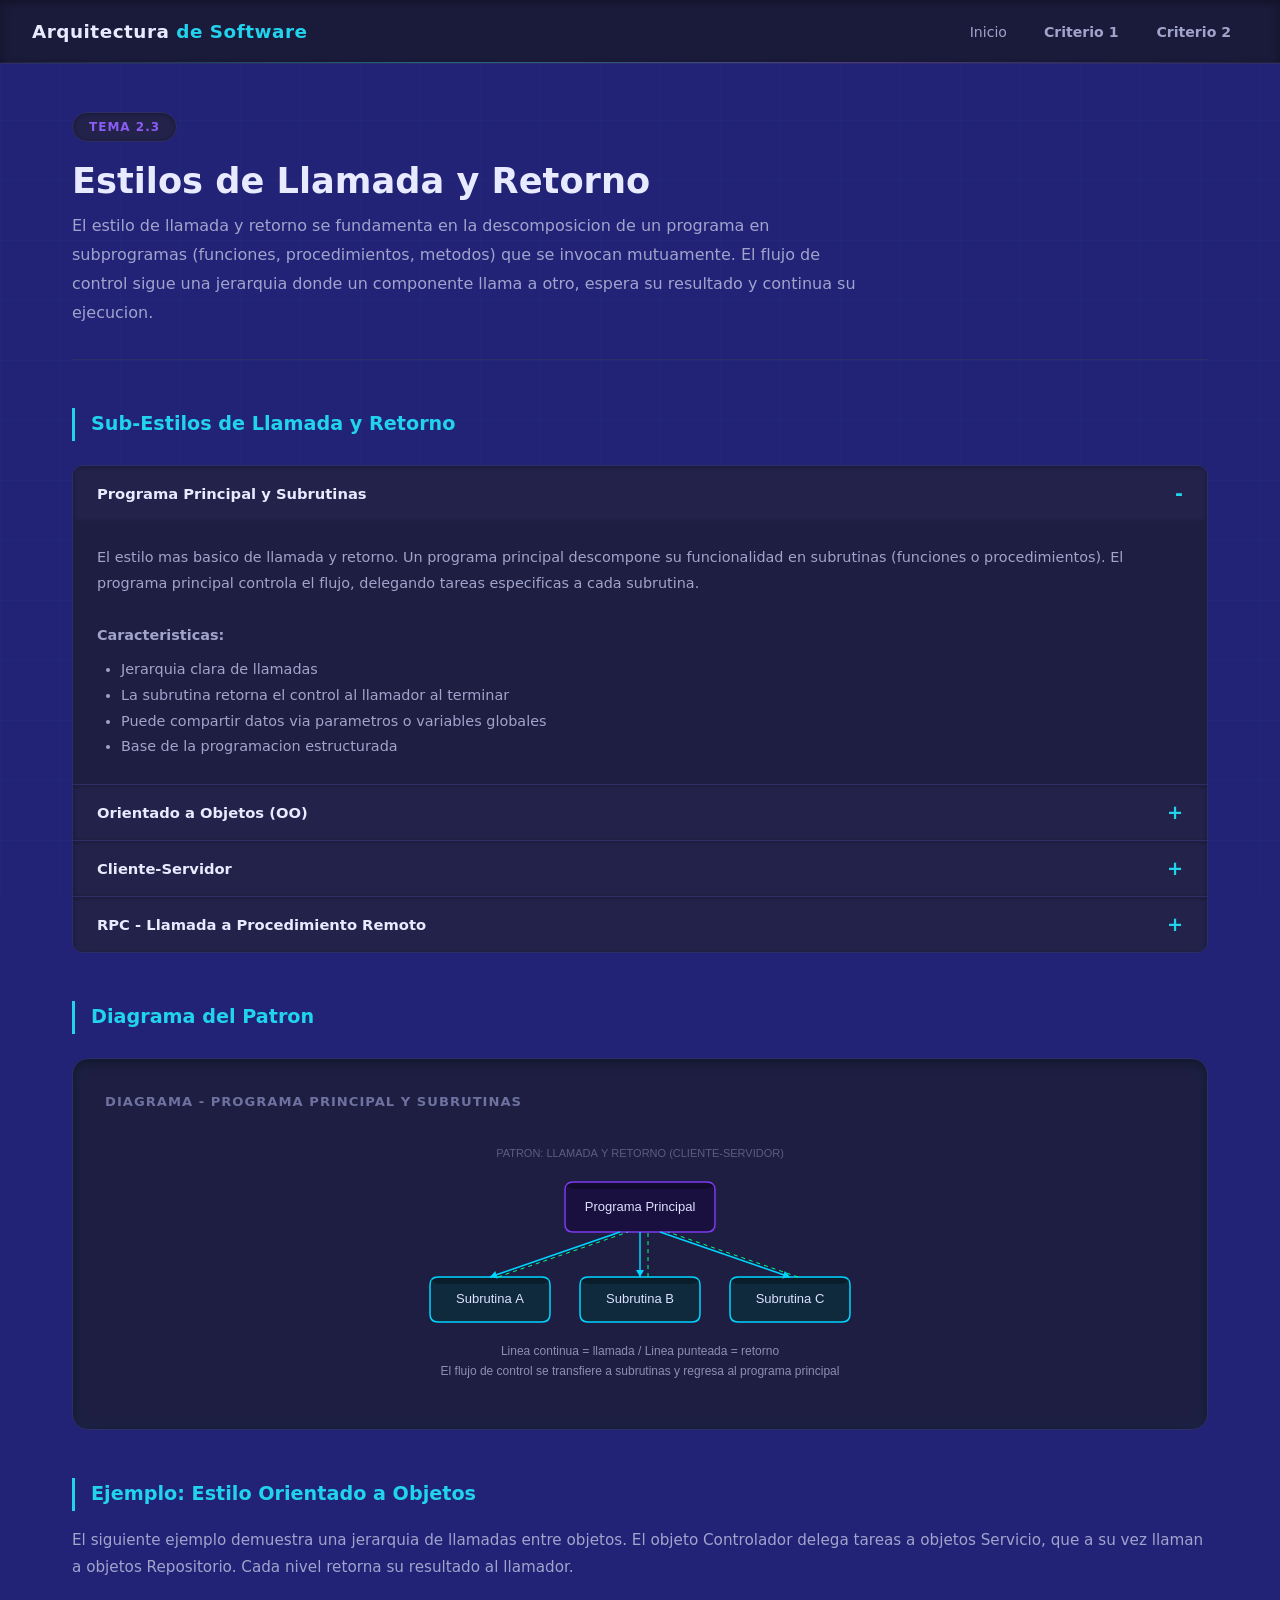
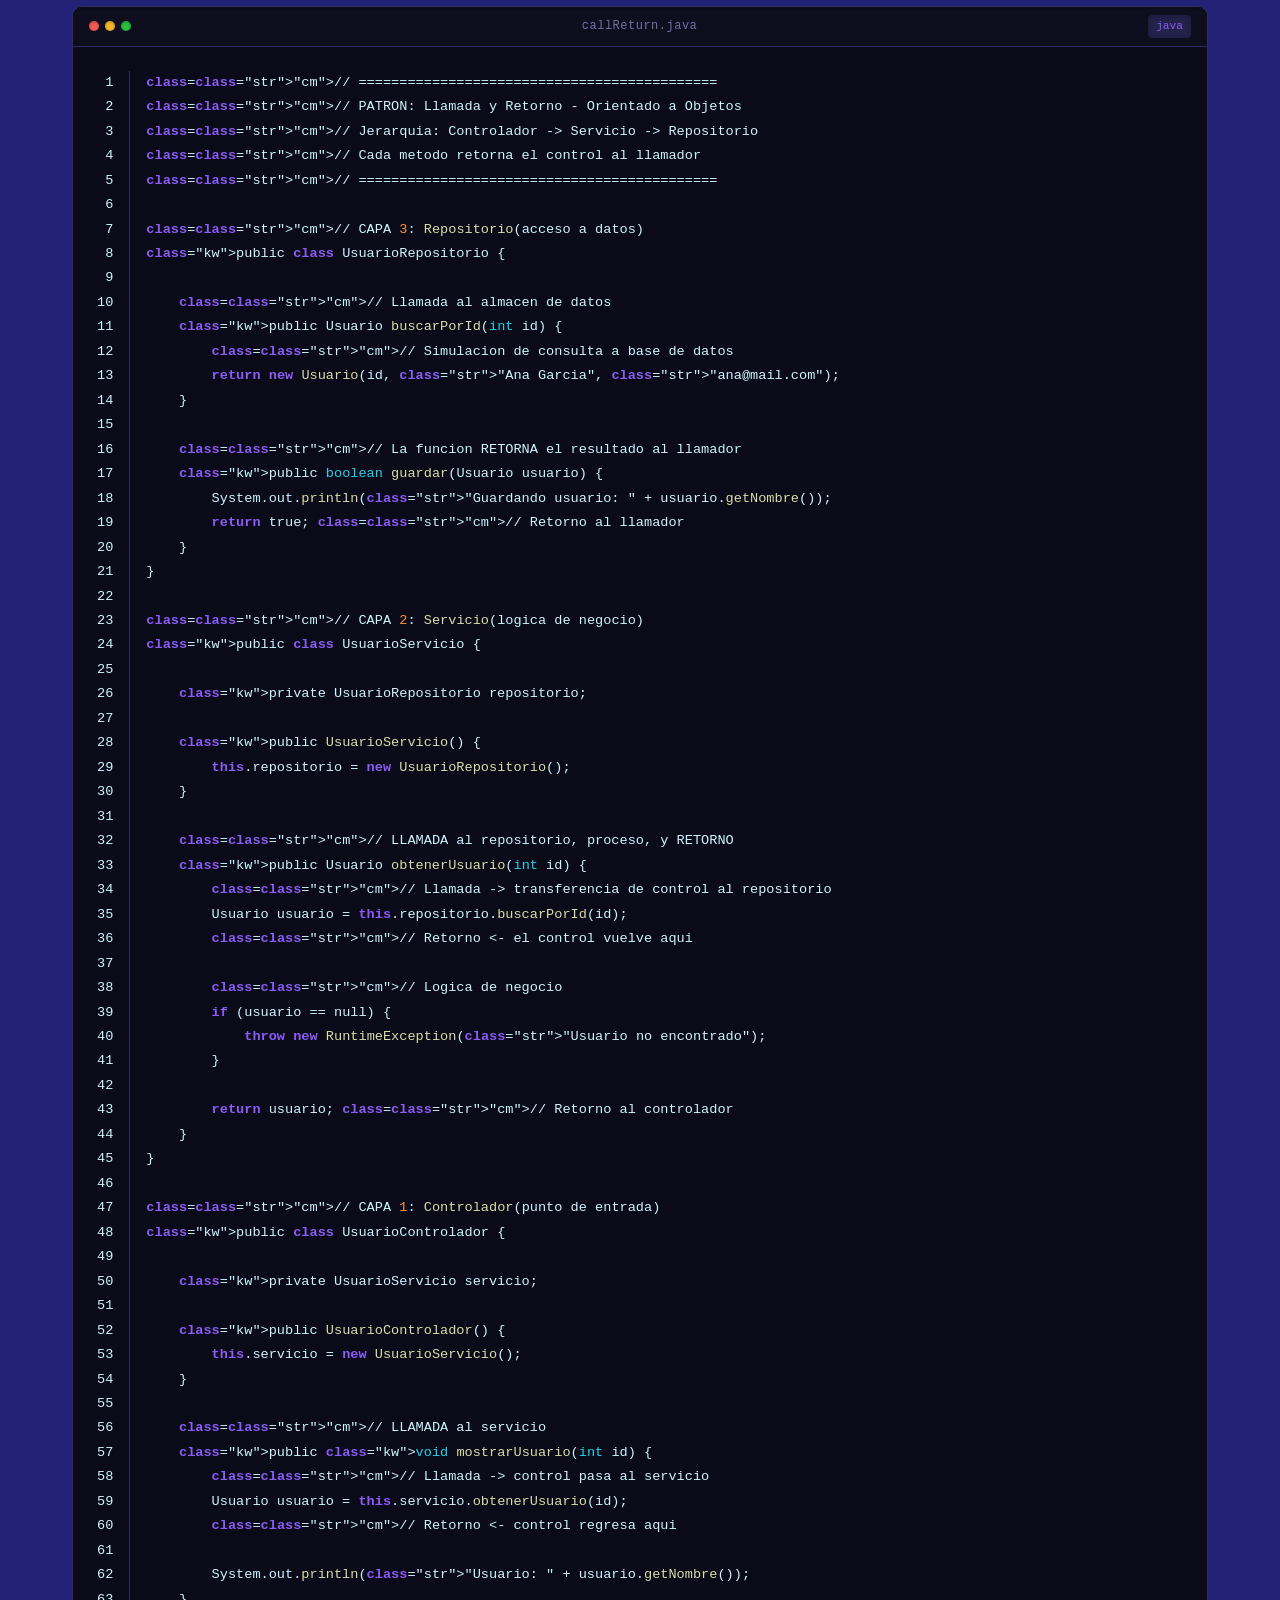
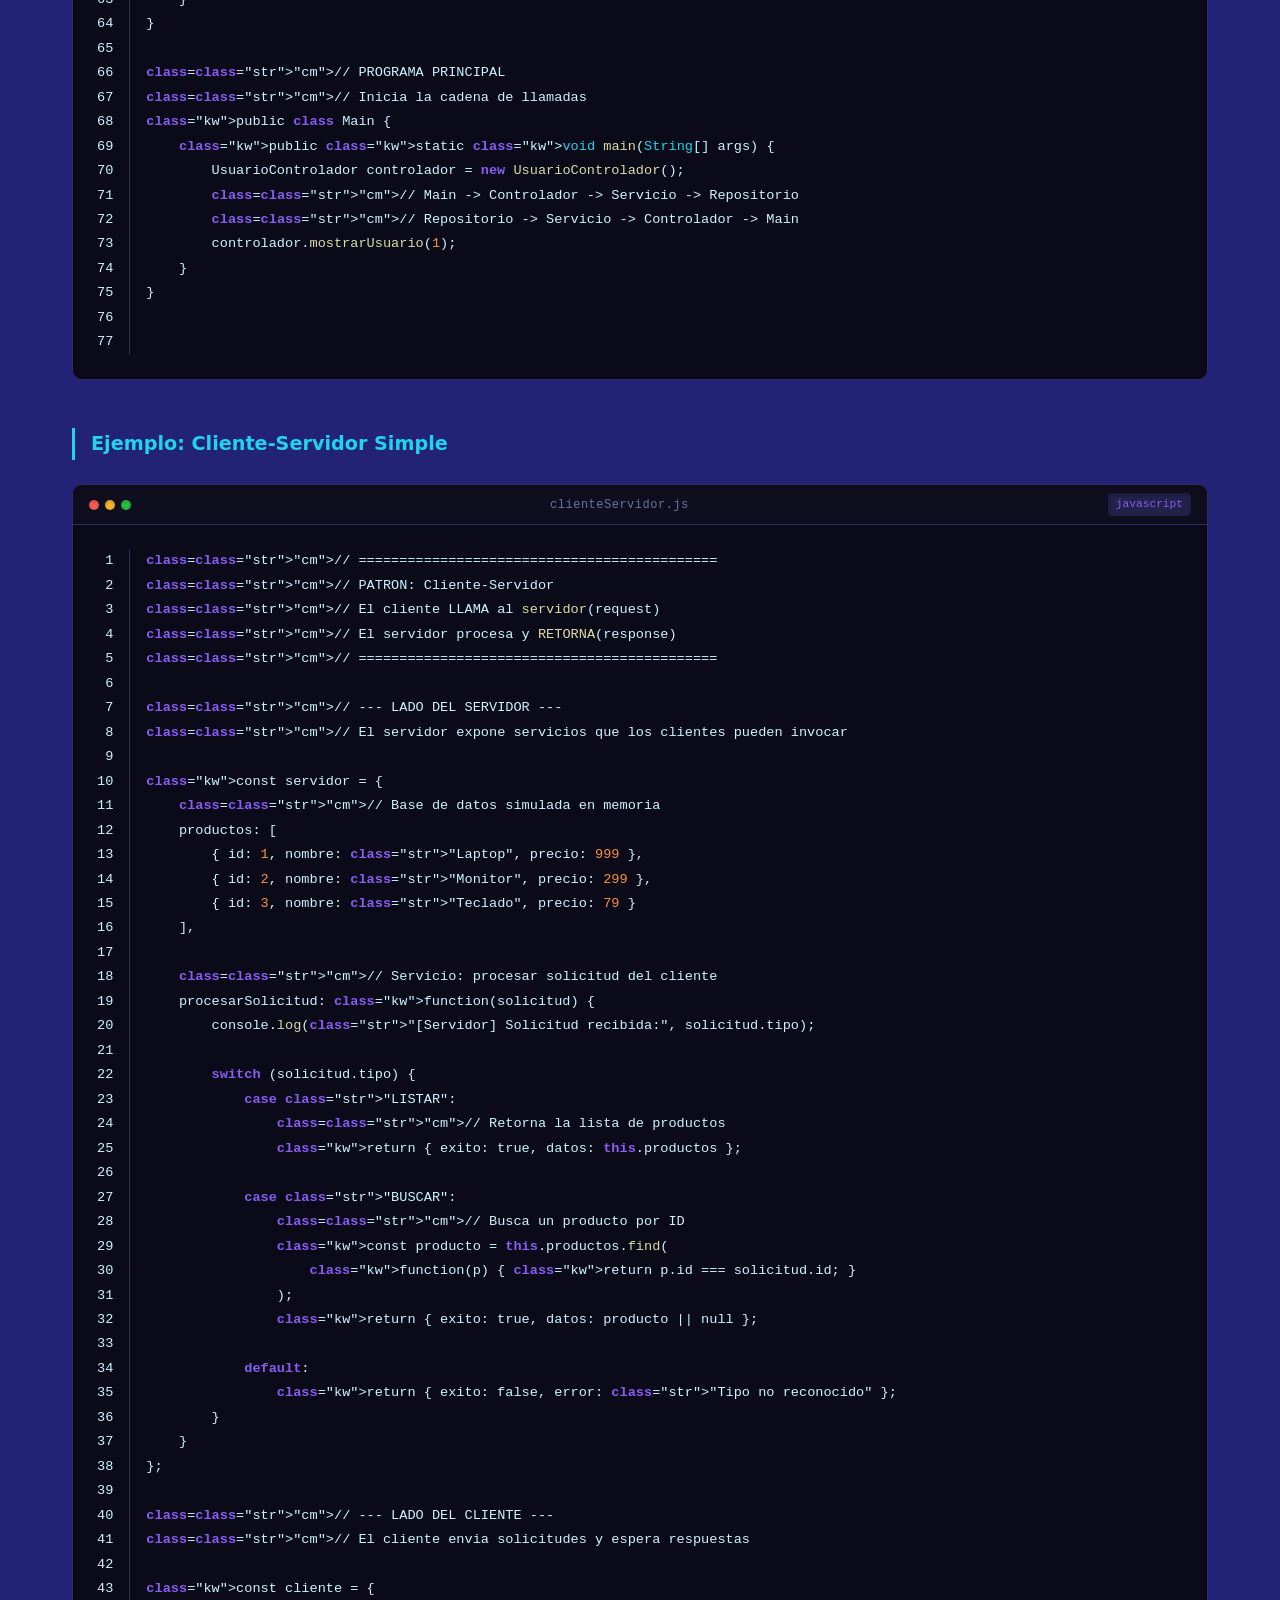
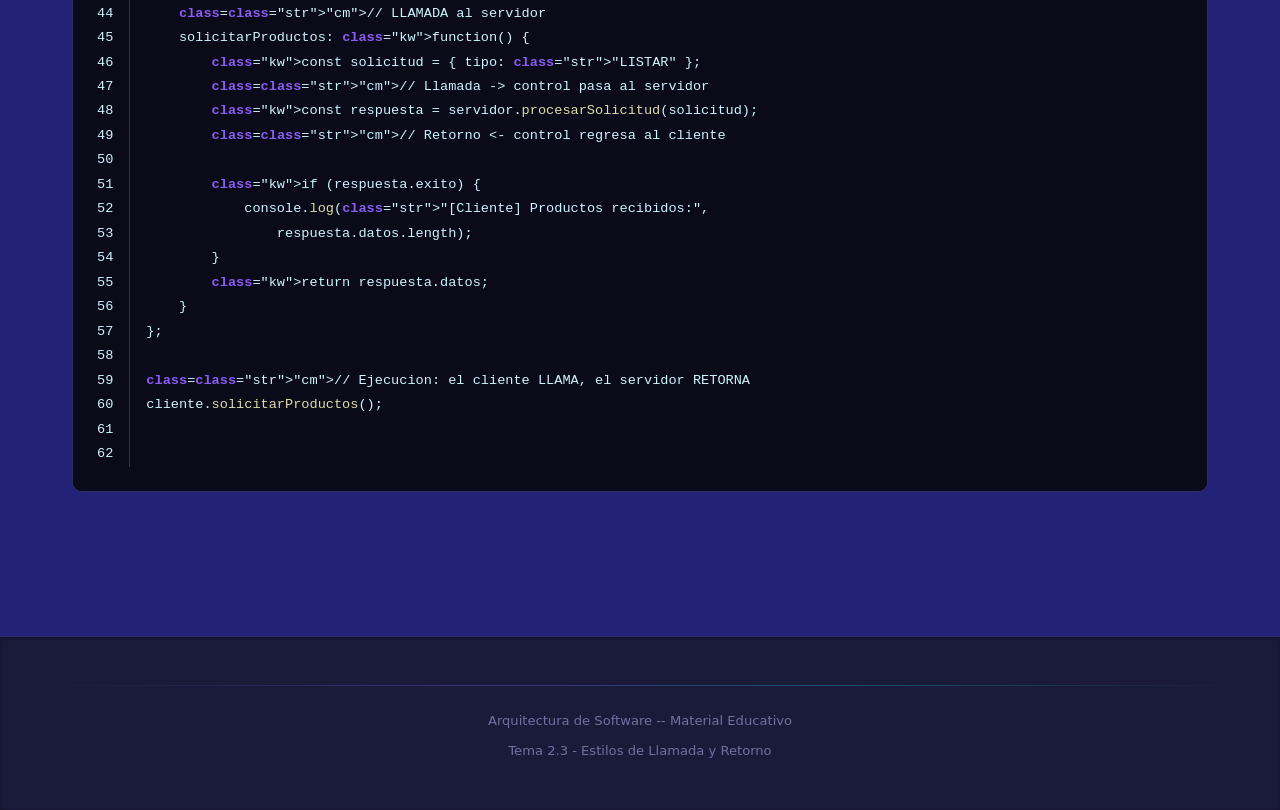
<file: pages/criterio2/llamada-retorno.html>
<!-- ============================================================
     ARCHIVO: pages/llamada-retorno.html
     TEMA: 2.3 - Estilos de Llamada y Retorno
     
     COMENTARIO ARQUITECTONICO:
     El estilo de llamada y retorno es el mas utilizado en la
     programacion convencional. Se basa en la idea de que un
     componente (el llamador) transfiere el control a otro
     componente (el llamado), espera a que termine, y luego
     recupera el control junto con el resultado.
     ============================================================ -->
<!DOCTYPE html>
<html lang="es">
<head>
    <meta charset="UTF-8">
    <meta name="viewport" content="width=device-width, initial-scale=1.0">
    <title>2.3 Estilos de Llamada y Retorno</title>
    <link rel="stylesheet" href="../../css/main.css">
</head>
<body>

    <nav class="navbar" role="navigation" aria-label="Navegacion principal">
        <div class="navbar__brand">Arquitectura <span>de Software</span></div>
        <button class="navbar__toggle" aria-expanded="false" aria-label="Abrir menu">|||</button>
        <ul class="navbar__menu">
            <li><a href="../../index.html" class="navbar__link">Inicio</a></li>
            <li class="navbar__dropdown">
                <button class="navbar__dropdown-trigger">Criterio 1</button>
                <div class="navbar__dropdown-content">
                    <a href="../criterio1/que-es-arquitectura.html" class="navbar__link">1.1 Que es Arquitectura</a>
                    <a href="../criterio1/importancia.html" class="navbar__link">1.2 Importancia</a>
                    <a href="../criterio1/clasificacion-modelos.html" class="navbar__link">1.3 Clasificacion de Modelos</a>
                    <a href="../criterio1/estilos-basicos.html" class="navbar__link">1.4 Estilos Basicos</a>
                    <a href="../criterio1/ambitos-aplicacion.html" class="navbar__link">1.5 Ambitos de Aplicacion</a>
                </div>
            </li>
            <li class="navbar__dropdown">
                <button class="navbar__dropdown-trigger">Criterio 2</button>
                <div class="navbar__dropdown-content">
                    <a href="flujos-datos.html" class="navbar__link">2.1 Flujos de Datos</a>
                    <a href="centrados-datos.html" class="navbar__link">2.2 Centrados en Datos</a>
                    <a href="llamada-retorno.html" class="navbar__link navbar__link--active">2.3 Llamada y Retorno</a>
                    <a href="arquitectura-capas.html" class="navbar__link">2.4 Arq. en Capas</a>
                    <a href="principios-capas.html" class="navbar__link">2.5 Principios</a>
                </div>
            </li>
        </ul>
    </nav>

    <main class="main-content">

        <header class="topic-header">
            <span class="topic-header__number">Tema 2.3</span>
            <h1 class="topic-header__title">Estilos de Llamada y Retorno</h1>
            <p class="topic-header__description">
                El estilo de llamada y retorno se fundamenta en la descomposicion de un programa
                en subprogramas (funciones, procedimientos, metodos) que se invocan mutuamente.
                El flujo de control sigue una jerarquia donde un componente llama a otro, espera
                su resultado y continua su ejecucion.
            </p>
        </header>

        <!-- Sub-estilos -->
        <section class="content-section">
            <h2 class="content-section__title">Sub-Estilos de Llamada y Retorno</h2>

            <div class="accordion">
                <div class="accordion__item accordion__item--open">
                    <button class="accordion__trigger">Programa Principal y Subrutinas</button>
                    <div class="accordion__content">
                        <div class="accordion__body">
                            <p>El estilo mas basico de llamada y retorno. Un programa principal
                            descompone su funcionalidad en subrutinas (funciones o procedimientos).
                            El programa principal controla el flujo, delegando tareas especificas
                            a cada subrutina.</p>
                            <br>
                            <p><strong>Caracteristicas:</strong></p>
                            <ul style="margin-top: 0.5rem; padding-left: 1.5rem; color: var(--text-secondary);">
                                <li>Jerarquia clara de llamadas</li>
                                <li>La subrutina retorna el control al llamador al terminar</li>
                                <li>Puede compartir datos via parametros o variables globales</li>
                                <li>Base de la programacion estructurada</li>
                            </ul>
                        </div>
                    </div>
                </div>
                <div class="accordion__item">
                    <button class="accordion__trigger">Orientado a Objetos (OO)</button>
                    <div class="accordion__content">
                        <div class="accordion__body">
                            <p>En el estilo orientado a objetos, los componentes son objetos que
                            encapsulan datos y comportamiento. Los objetos se comunican mediante
                            paso de mensajes (invocacion de metodos). Cada objeto es responsable
                            de su propio estado interno.</p>
                            <br>
                            <p><strong>Diferencias con subrutinas simples:</strong></p>
                            <ul style="margin-top: 0.5rem; padding-left: 1.5rem; color: var(--text-secondary);">
                                <li>Encapsulamiento: los datos estan protegidos dentro del objeto</li>
                                <li>Herencia: reutilizacion de comportamiento entre clases</li>
                                <li>Polimorfismo: la misma llamada puede ejecutar diferentes comportamientos</li>
                                <li>Los objetos tienen identidad propia y ciclo de vida</li>
                            </ul>
                        </div>
                    </div>
                </div>
                <div class="accordion__item">
                    <button class="accordion__trigger">Cliente-Servidor</button>
                    <div class="accordion__content">
                        <div class="accordion__body">
                            <p>El estilo cliente-servidor extiende la llamada y retorno a traves de
                            la red. Un cliente solicita un servicio a un servidor remoto, espera la
                            respuesta y continua. Es la base de la arquitectura web moderna.</p>
                            <br>
                            <p><strong>Caracteristicas:</strong></p>
                            <ul style="margin-top: 0.5rem; padding-left: 1.5rem; color: var(--text-secondary);">
                                <li>Separacion fisica entre cliente y servidor</li>
                                <li>Comunicacion a traves de protocolos (HTTP, TCP, RPC)</li>
                                <li>El servidor puede atender multiples clientes simultaneamente</li>
                                <li>Centralizacion de logica y datos en el servidor</li>
                            </ul>
                        </div>
                    </div>
                </div>
                <div class="accordion__item">
                    <button class="accordion__trigger">RPC - Llamada a Procedimiento Remoto</button>
                    <div class="accordion__content">
                        <div class="accordion__body">
                            <p>RPC (Remote Procedure Call) permite invocar funciones en un servidor
                            remoto como si fueran locales. El programador escribe el codigo de la
                            misma forma que una llamada local; el middleware se encarga de la
                            comunicacion de red.</p>
                            <br>
                            <p><strong>Flujo de una llamada RPC:</strong></p>
                            <ul style="margin-top: 0.5rem; padding-left: 1.5rem; color: var(--text-secondary);">
                                <li>1. El cliente invoca una funcion local (stub del cliente)</li>
                                <li>2. El stub serializa los parametros y los envia por la red</li>
                                <li>3. El stub del servidor recibe y deserializa los datos</li>
                                <li>4. El servidor ejecuta la funcion real</li>
                                <li>5. El resultado viaja de vuelta por el mismo camino</li>
                            </ul>
                        </div>
                    </div>
                </div>
            </div>
        </section>

        <!-- Diagrama -->
        <section class="content-section">
            <h2 class="content-section__title">Diagrama del Patron</h2>
            <div class="diagram-container">
                <p class="diagram-container__title">Diagrama - Programa Principal y Subrutinas</p>
                <canvas id="diagram-call-return" data-diagram="callReturn" style="width: 100%;"></canvas>
            </div>
        </section>

        <!-- Ejemplo OO -->
        <section class="content-section">
            <h2 class="content-section__title">Ejemplo: Estilo Orientado a Objetos</h2>
            <p class="content-section__text">
                El siguiente ejemplo demuestra una jerarquia de llamadas entre objetos.
                El objeto Controlador delega tareas a objetos Servicio, que a su vez
                llaman a objetos Repositorio. Cada nivel retorna su resultado al llamador.
            </p>

            <div id="code-oo" data-code-block data-filename="callReturn.java" data-language="java">
                <script type="text/plain">
// ============================================
// PATRON: Llamada y Retorno - Orientado a Objetos
// Jerarquia: Controlador -> Servicio -> Repositorio
// Cada metodo retorna el control al llamador
// ============================================

// CAPA 3: Repositorio (acceso a datos)
public class UsuarioRepositorio {
    
    // Llamada al almacen de datos
    public Usuario buscarPorId(int id) {
        // Simulacion de consulta a base de datos
        return new Usuario(id, "Ana Garcia", "ana@mail.com");
    }
    
    // La funcion RETORNA el resultado al llamador
    public boolean guardar(Usuario usuario) {
        System.out.println("Guardando usuario: " + usuario.getNombre());
        return true; // Retorno al llamador
    }
}

// CAPA 2: Servicio (logica de negocio)
public class UsuarioServicio {
    
    private UsuarioRepositorio repositorio;
    
    public UsuarioServicio() {
        this.repositorio = new UsuarioRepositorio();
    }
    
    // LLAMADA al repositorio, proceso, y RETORNO
    public Usuario obtenerUsuario(int id) {
        // Llamada -> transferencia de control al repositorio
        Usuario usuario = this.repositorio.buscarPorId(id);
        // Retorno <- el control vuelve aqui
        
        // Logica de negocio
        if (usuario == null) {
            throw new RuntimeException("Usuario no encontrado");
        }
        
        return usuario; // Retorno al controlador
    }
}

// CAPA 1: Controlador (punto de entrada)
public class UsuarioControlador {
    
    private UsuarioServicio servicio;
    
    public UsuarioControlador() {
        this.servicio = new UsuarioServicio();
    }
    
    // LLAMADA al servicio
    public void mostrarUsuario(int id) {
        // Llamada -> control pasa al servicio
        Usuario usuario = this.servicio.obtenerUsuario(id);
        // Retorno <- control regresa aqui
        
        System.out.println("Usuario: " + usuario.getNombre());
    }
}

// PROGRAMA PRINCIPAL
// Inicia la cadena de llamadas
public class Main {
    public static void main(String[] args) {
        UsuarioControlador controlador = new UsuarioControlador();
        // Main -> Controlador -> Servicio -> Repositorio
        // Repositorio -> Servicio -> Controlador -> Main
        controlador.mostrarUsuario(1);
    }
}
                </script>
            </div>
        </section>

        <!-- Ejemplo Cliente-Servidor -->
        <section class="content-section">
            <h2 class="content-section__title">Ejemplo: Cliente-Servidor Simple</h2>

            <div id="code-client-server" data-code-block data-filename="clienteServidor.js" data-language="javascript">
                <script type="text/plain">
// ============================================
// PATRON: Cliente-Servidor
// El cliente LLAMA al servidor (request)
// El servidor procesa y RETORNA (response)
// ============================================

// --- LADO DEL SERVIDOR ---
// El servidor expone servicios que los clientes pueden invocar

const servidor = {
    // Base de datos simulada en memoria
    productos: [
        { id: 1, nombre: "Laptop", precio: 999 },
        { id: 2, nombre: "Monitor", precio: 299 },
        { id: 3, nombre: "Teclado", precio: 79 }
    ],

    // Servicio: procesar solicitud del cliente
    procesarSolicitud: function(solicitud) {
        console.log("[Servidor] Solicitud recibida:", solicitud.tipo);

        switch (solicitud.tipo) {
            case "LISTAR":
                // Retorna la lista de productos
                return { exito: true, datos: this.productos };

            case "BUSCAR":
                // Busca un producto por ID
                const producto = this.productos.find(
                    function(p) { return p.id === solicitud.id; }
                );
                return { exito: true, datos: producto || null };

            default:
                return { exito: false, error: "Tipo no reconocido" };
        }
    }
};

// --- LADO DEL CLIENTE ---
// El cliente envia solicitudes y espera respuestas

const cliente = {
    // LLAMADA al servidor
    solicitarProductos: function() {
        const solicitud = { tipo: "LISTAR" };
        // Llamada -> control pasa al servidor
        const respuesta = servidor.procesarSolicitud(solicitud);
        // Retorno <- control regresa al cliente

        if (respuesta.exito) {
            console.log("[Cliente] Productos recibidos:",
                respuesta.datos.length);
        }
        return respuesta.datos;
    }
};

// Ejecucion: el cliente LLAMA, el servidor RETORNA
cliente.solicitarProductos();
                </script>
            </div>
        </section>

        <!-- Actividad -->
        <!-- <section class="content-section">
            <h2 class="content-section__title">Actividad del Estudiante</h2>
            <div class="info-panel info-panel--orange">
                <p class="info-panel__title">Ejercicio Practico</p>
                <p class="info-panel__text">
                    Disenar interacciones cliente-servidor simples. Cree un diagrama de secuencia
                    que muestre las llamadas y retornos entre un cliente web, un servidor de
                    aplicaciones y una base de datos para la operacion de "registrar un nuevo usuario".
                    Identifique claramente cada punto de llamada y cada punto de retorno.
                </p>
            </div>
        </section> -->

    </main>

    <footer class="footer">
        <div class="footer__line"></div>
        <p>Arquitectura de Software -- Material Educativo</p>
        <p class="mt-sm text-muted">Tema 2.3 - Estilos de Llamada y Retorno</p>
    </footer>

    <script src="../../js/modules/navigation.js"></script>
    <script src="../../js/modules/codeCanvas.js"></script>
    <script src="../../js/modules/interactions.js"></script>
    <script src="../../js/modules/diagrams.js"></script>
    <script src="../../js/app.js"></script>

</body>
</html>
</file>
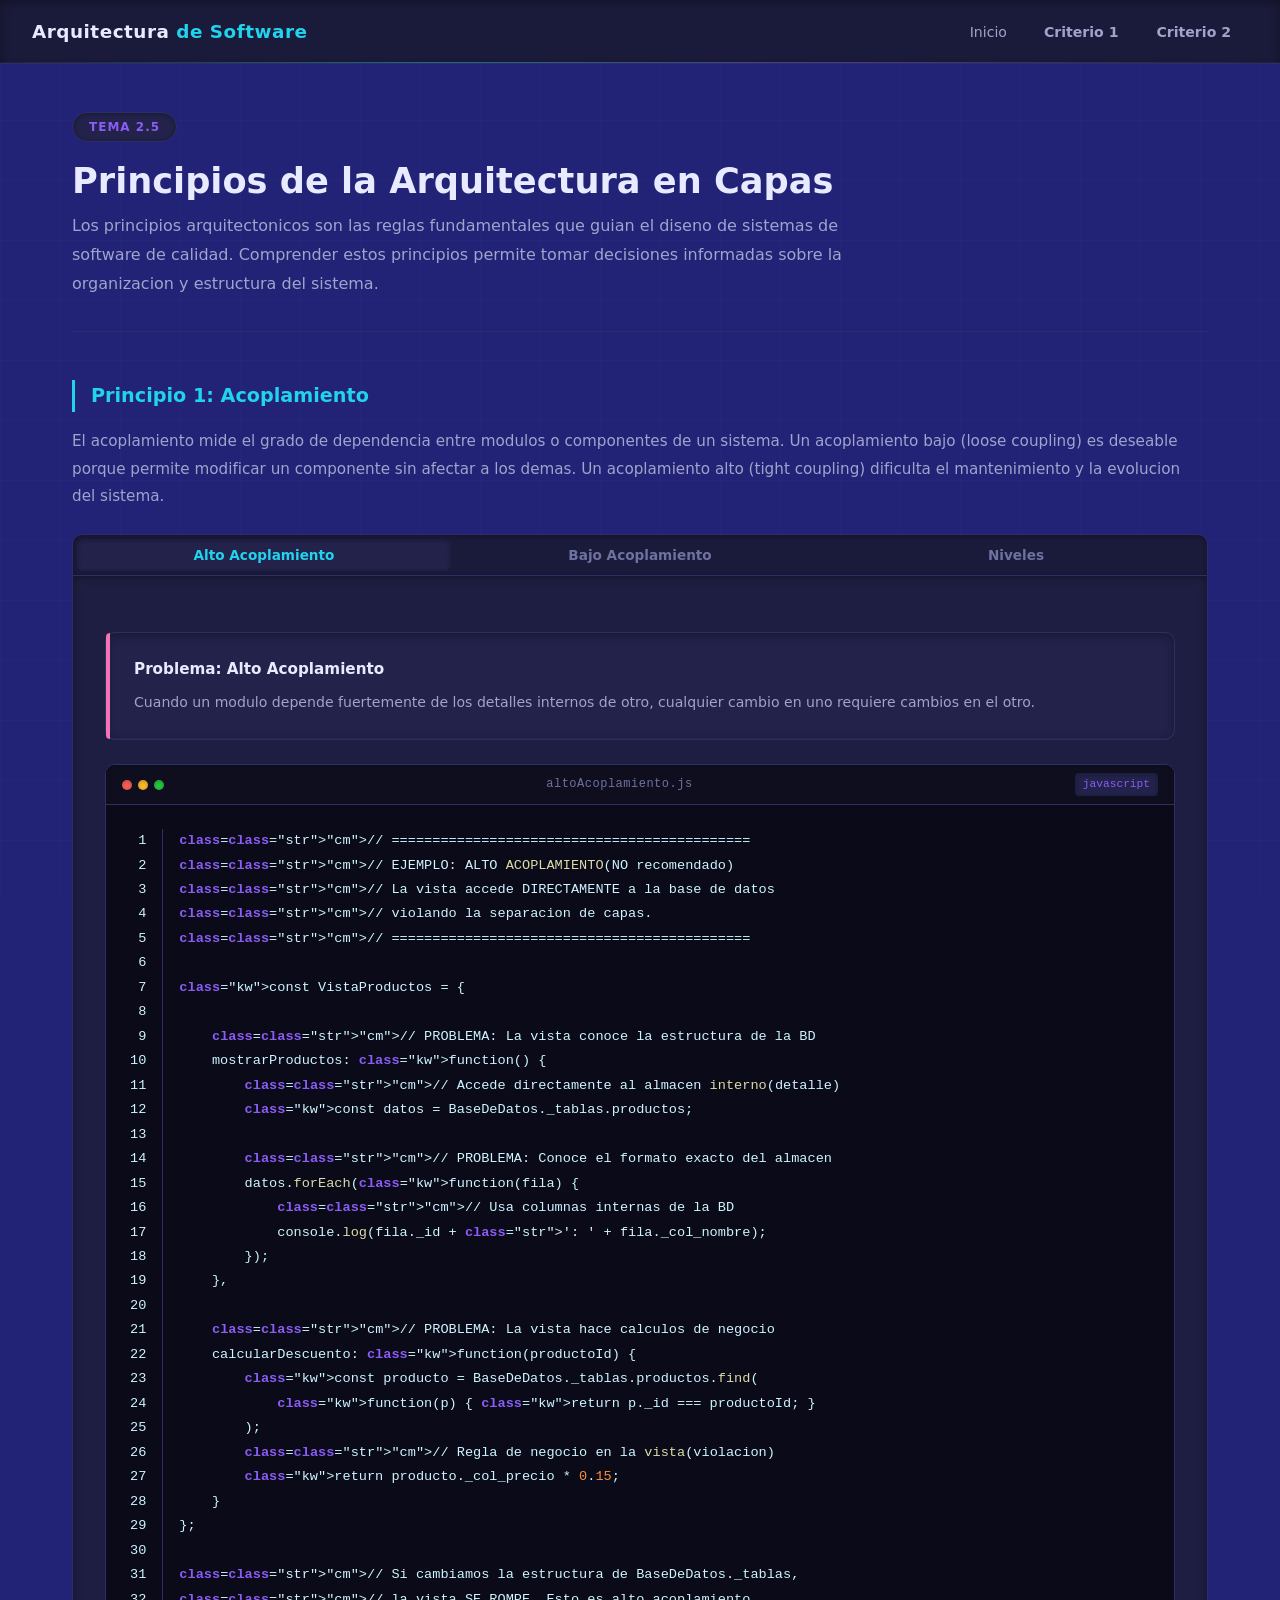
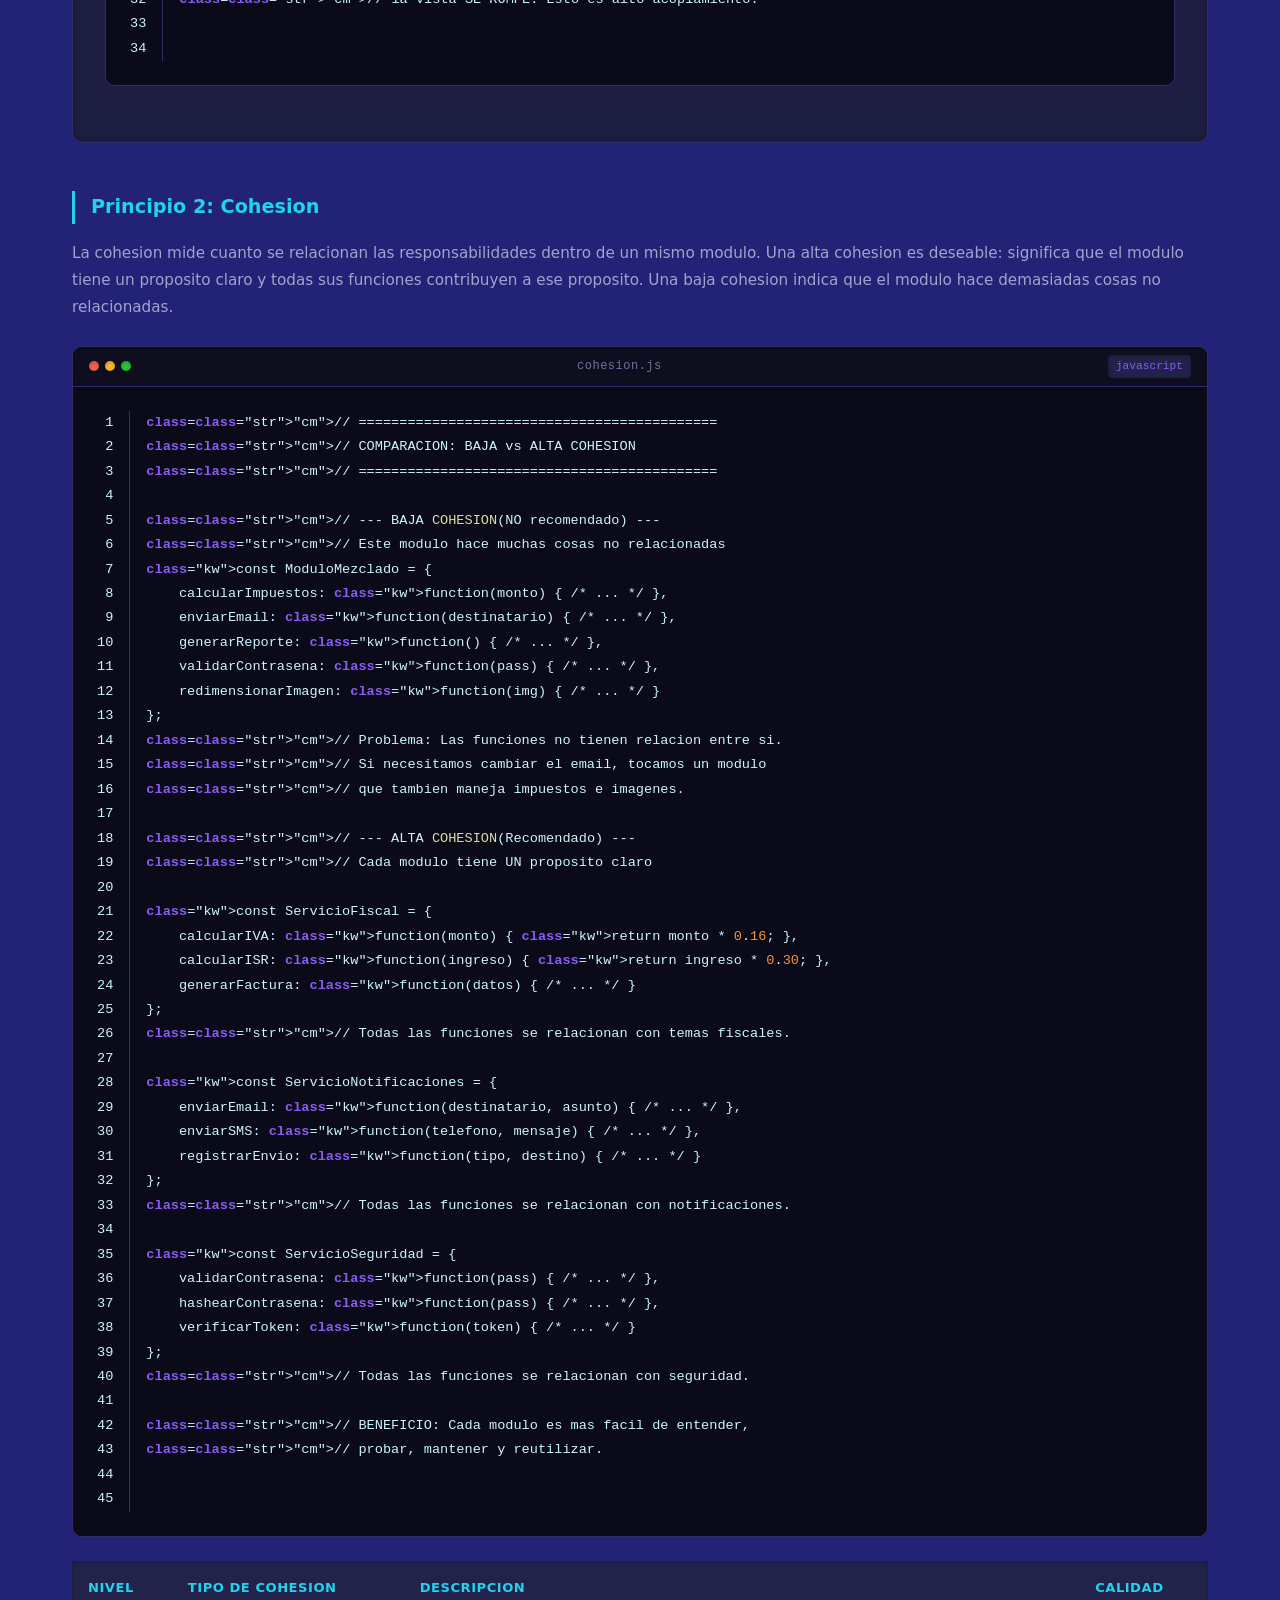
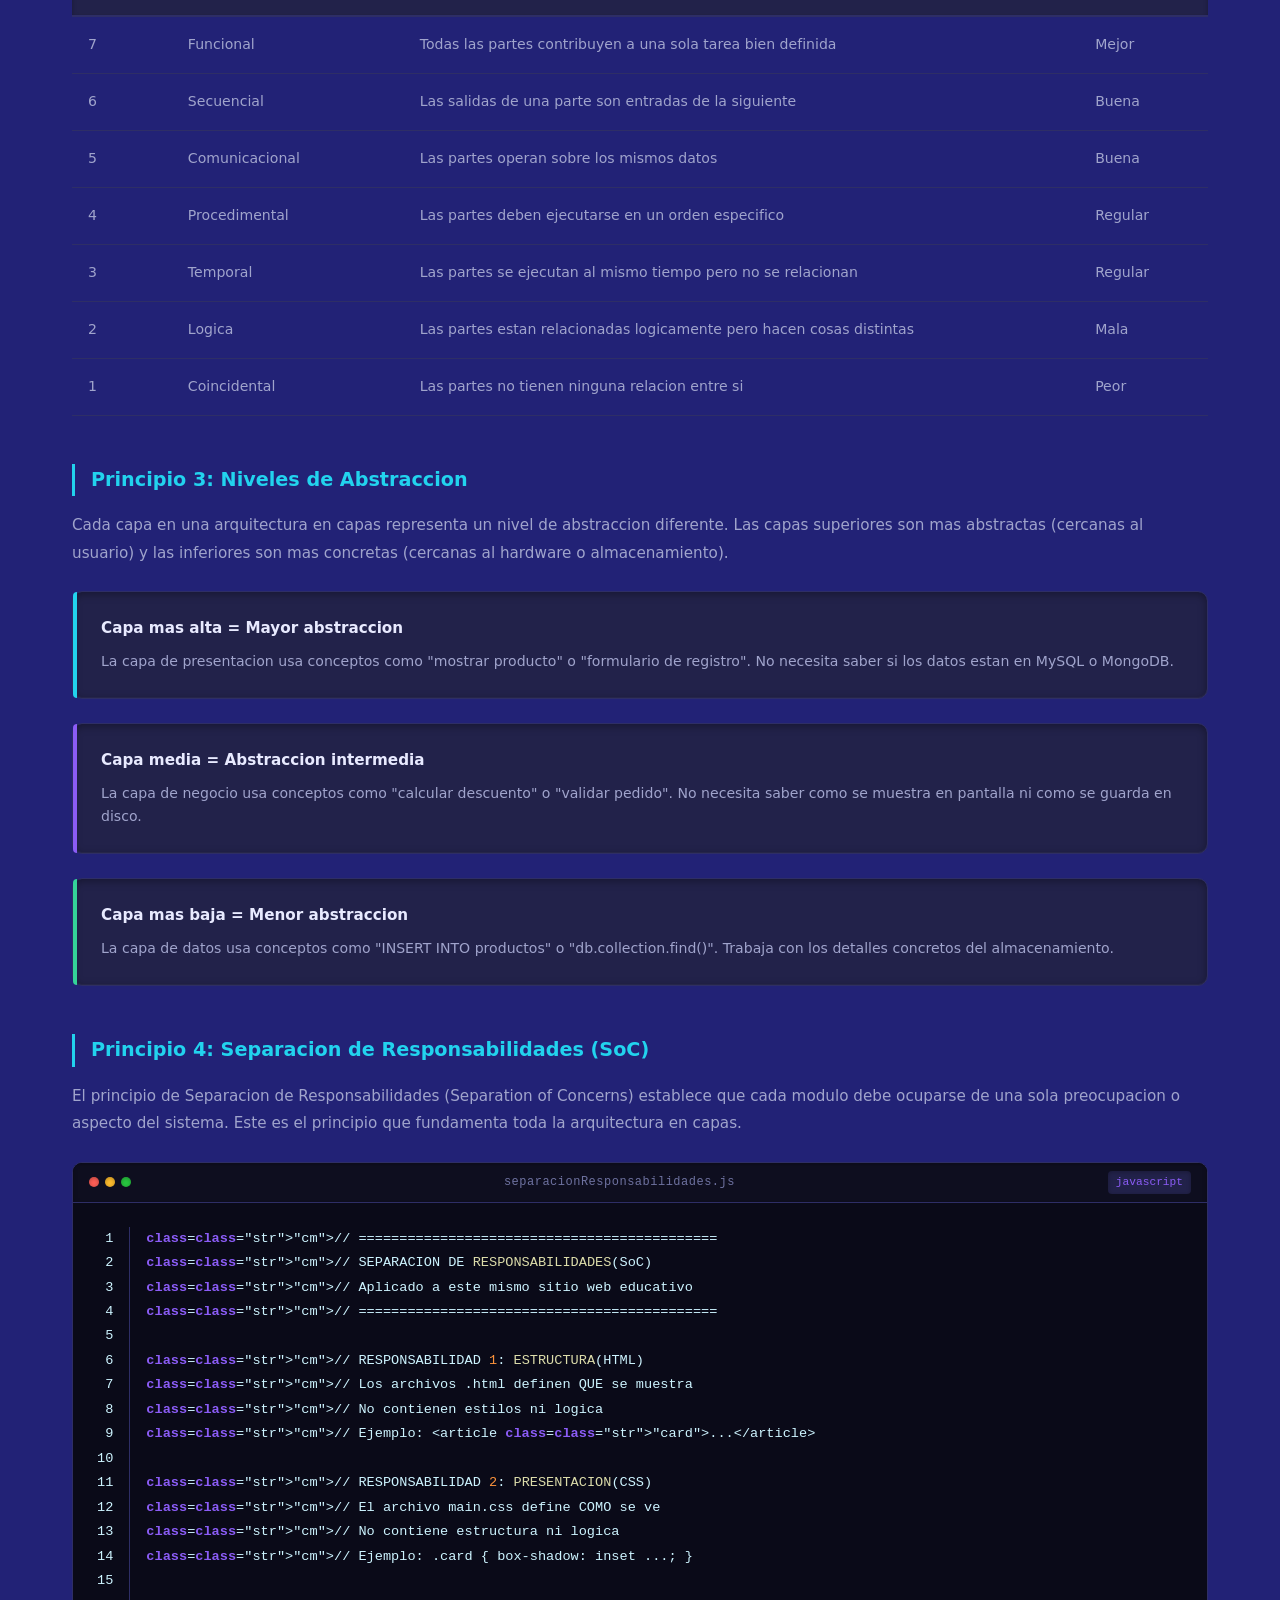
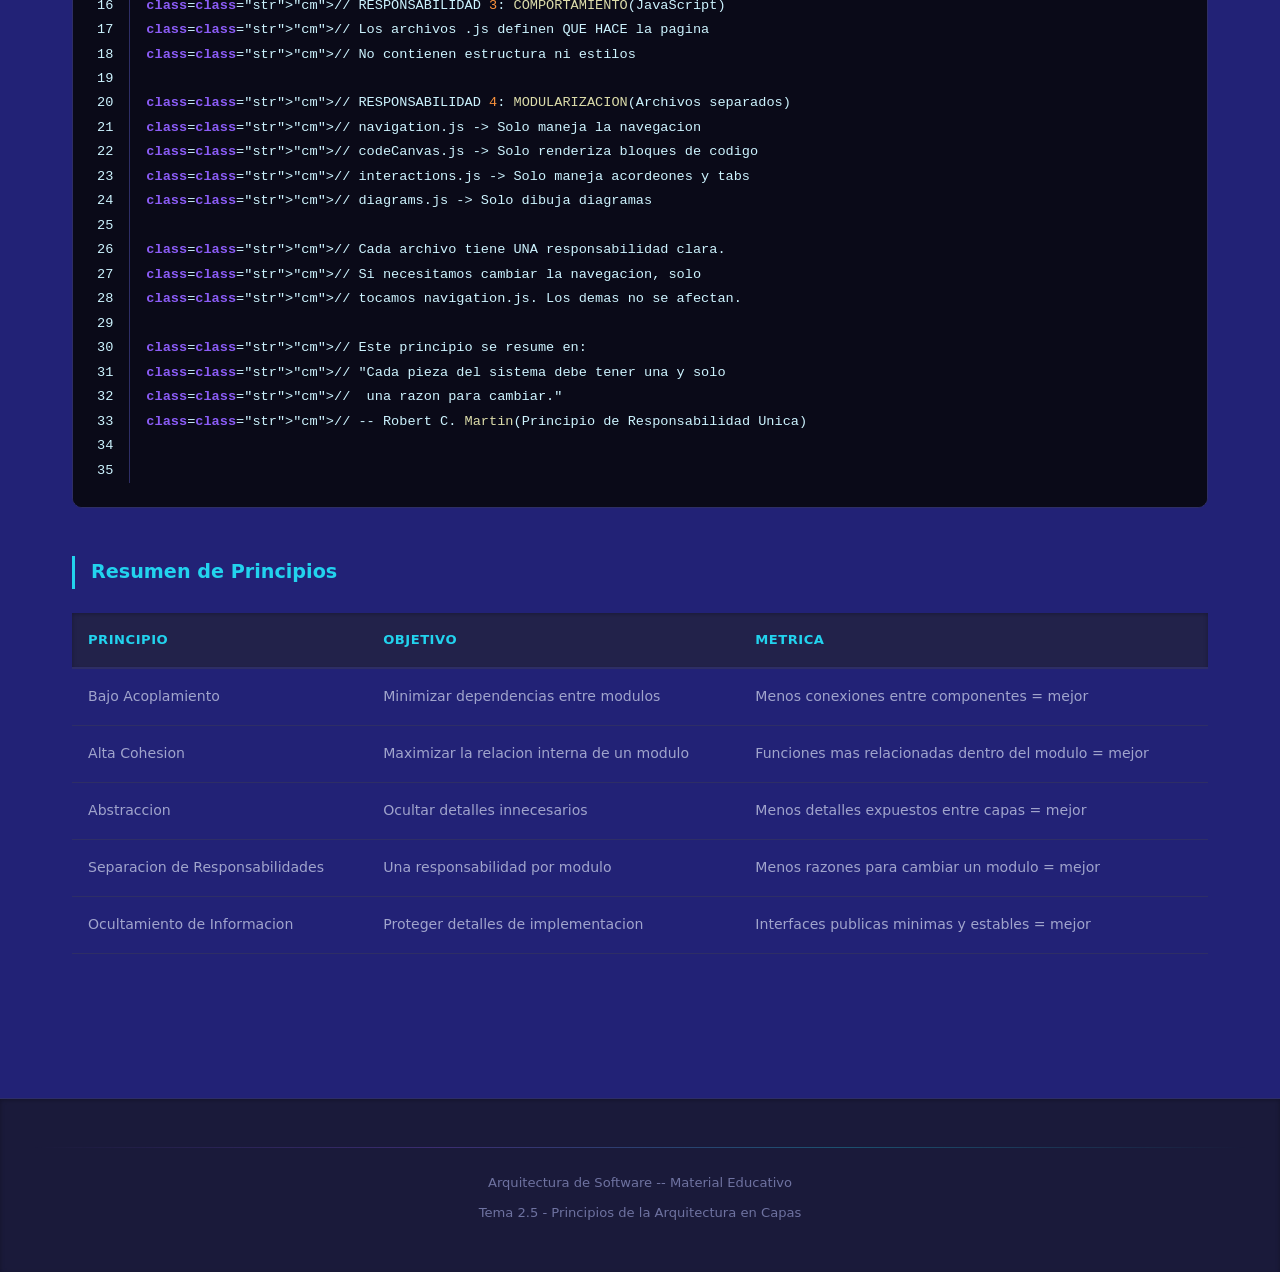
<file: pages/criterio2/principios-capas.html>
<!DOCTYPE html>
<html lang="es">
<head>
    <meta charset="UTF-8">
    <meta name="viewport" content="width=device-width, initial-scale=1.0">
    <title>2.5 Principios de la Arquitectura en Capas</title>
    <link rel="stylesheet" href="../../css/main.css">
</head>
<body>

    <nav class="navbar" role="navigation" aria-label="Navegacion principal">
        <div class="navbar__brand">Arquitectura <span>de Software</span></div>
        <button class="navbar__toggle" aria-expanded="false" aria-label="Abrir menu">|||</button>
        <ul class="navbar__menu">
            <li><a href="../../index.html" class="navbar__link">Inicio</a></li>
            <li class="navbar__dropdown">
                <button class="navbar__dropdown-trigger">Criterio 1</button>
                <div class="navbar__dropdown-content">
                    <a href="../criterio1/que-es-arquitectura.html" class="navbar__link">1.1 Que es Arquitectura</a>
                    <a href="../criterio1/importancia.html" class="navbar__link">1.2 Importancia</a>
                    <a href="../criterio1/clasificacion-modelos.html" class="navbar__link">1.3 Clasificacion de Modelos</a>
                    <a href="../criterio1/estilos-basicos.html" class="navbar__link">1.4 Estilos Basicos</a>
                    <a href="../criterio1/ambitos-aplicacion.html" class="navbar__link">1.5 Ambitos de Aplicacion</a>
                </div>
            </li>
            <li class="navbar__dropdown">
                <button class="navbar__dropdown-trigger">Criterio 2</button>
                <div class="navbar__dropdown-content">
                    <a href="flujos-datos.html" class="navbar__link">2.1 Flujos de Datos</a>
                    <a href="centrados-datos.html" class="navbar__link">2.2 Centrados en Datos</a>
                    <a href="llamada-retorno.html" class="navbar__link">2.3 Llamada y Retorno</a>
                    <a href="arquitectura-capas.html" class="navbar__link">2.4 Arq. en Capas</a>
                    <a href="principios-capas.html" class="navbar__link navbar__link--active">2.5 Principios</a>
                </div>
            </li>
        </ul>
    </nav>

    <main class="main-content">

        <header class="topic-header">
            <span class="topic-header__number">Tema 2.5</span>
            <h1 class="topic-header__title">Principios de la Arquitectura en Capas</h1>
            <p class="topic-header__description">
                Los principios arquitectonicos son las reglas fundamentales que guian el diseno
                de sistemas de software de calidad. Comprender estos principios permite tomar
                decisiones informadas sobre la organizacion y estructura del sistema.
            </p>
        </header>

        <!-- Principio 1: Acoplamiento -->
        <section class="content-section">
            <h2 class="content-section__title">Principio 1: Acoplamiento</h2>
            <p class="content-section__text">
                El acoplamiento mide el grado de dependencia entre modulos o componentes de un
                sistema. Un acoplamiento bajo (loose coupling) es deseable porque permite modificar
                un componente sin afectar a los demas. Un acoplamiento alto (tight coupling)
                dificulta el mantenimiento y la evolucion del sistema.
            </p>

            <div class="tabs">
                <div class="tabs__nav">
                    <button class="tabs__button tabs__button--active" data-tab="alto-acoplamiento">Alto Acoplamiento</button>
                    <button class="tabs__button" data-tab="bajo-acoplamiento">Bajo Acoplamiento</button>
                    <button class="tabs__button" data-tab="niveles-acoplamiento">Niveles</button>
                </div>

                <div class="tabs__panel tabs__panel--active" data-tab-panel="alto-acoplamiento">
                    <div class="info-panel info-panel--pink">
                        <p class="info-panel__title">Problema: Alto Acoplamiento</p>
                        <p class="info-panel__text">
                            Cuando un modulo depende fuertemente de los detalles internos de otro,
                            cualquier cambio en uno requiere cambios en el otro.
                        </p>
                    </div>

                    <div id="code-high-coupling" data-code-block data-filename="altoAcoplamiento.js" data-language="javascript">
                        <script type="text/plain">
// ============================================
// EJEMPLO: ALTO ACOPLAMIENTO (NO recomendado)
// La vista accede DIRECTAMENTE a la base de datos
// violando la separacion de capas.
// ============================================

const VistaProductos = {

    // PROBLEMA: La vista conoce la estructura de la BD
    mostrarProductos: function() {
        // Accede directamente al almacen interno (detalle)
        const datos = BaseDeDatos._tablas.productos;

        // PROBLEMA: Conoce el formato exacto del almacen
        datos.forEach(function(fila) {
            // Usa columnas internas de la BD
            console.log(fila._id + ': ' + fila._col_nombre);
        });
    },

    // PROBLEMA: La vista hace calculos de negocio
    calcularDescuento: function(productoId) {
        const producto = BaseDeDatos._tablas.productos.find(
            function(p) { return p._id === productoId; }
        );
        // Regla de negocio en la vista (violacion)
        return producto._col_precio * 0.15;
    }
};

// Si cambiamos la estructura de BaseDeDatos._tablas,
// la vista SE ROMPE. Esto es alto acoplamiento.
                        </script>
                    </div>
                </div>

                <div class="tabs__panel" data-tab-panel="bajo-acoplamiento">
                    <div class="info-panel info-panel--green">
                        <p class="info-panel__title">Solucion: Bajo Acoplamiento</p>
                        <p class="info-panel__text">
                            Cada capa expone una interfaz publica limpia. Los detalles internos
                            estan ocultos. Los cambios internos no afectan a otras capas.
                        </p>
                    </div>

                    <div id="code-low-coupling" data-code-block data-filename="bajoAcoplamiento.js" data-language="javascript">
                        <script type="text/plain">
// ============================================
// EJEMPLO: BAJO ACOPLAMIENTO (Recomendado)
// Cada capa solo conoce la interfaz publica
// de la capa inferior, no sus detalles internos.
// ============================================

// CAPA DE DATOS: Interfaz publica simple
const ProductoRepo = {
    obtenerTodos: function() {
        // Detalle interno oculto: puede ser BD, API, archivo
        return this._almacen.map(function(item) {
            // Transforma al formato publico
            return { id: item.id, nombre: item.nombre, 
                     precio: item.precio };
        });
    }
};

// CAPA DE NEGOCIO: Solo usa la interfaz publica
const ProductoServicio = {
    listarConDescuento: function(porcentaje) {
        // Usa la interfaz publica, NO detalles internos
        const productos = ProductoRepo.obtenerTodos();
        return productos.map(function(p) {
            return {
                id: p.id,
                nombre: p.nombre,
                precioOriginal: p.precio,
                precioFinal: p.precio * (1 - porcentaje / 100)
            };
        });
    }
};

// CAPA DE PRESENTACION: Solo usa la capa de negocio
const VistaProductos = {
    mostrar: function() {
        // Llama al servicio, no al repositorio directamente
        const productos = ProductoServicio.listarConDescuento(15);
        productos.forEach(function(p) {
            console.log(p.nombre + ': $' + p.precioFinal);
        });
    }
};

// Si cambiamos la implementacion del repositorio
// (de memoria a PostgreSQL), las demas capas NO
// necesitan ningun cambio. Esto es bajo acoplamiento.
                        </script>
                    </div>
                </div>

                <div class="tabs__panel" data-tab-panel="niveles-acoplamiento">
                    <table class="data-table">
                        <thead>
                            <tr>
                                <th>Nivel</th>
                                <th>Tipo</th>
                                <th>Descripcion</th>
                                <th>Calidad</th>
                            </tr>
                        </thead>
                        <tbody>
                            <tr>
                                <td>1</td>
                                <td>Acoplamiento de datos</td>
                                <td>Los modulos comparten datos a traves de parametros simples</td>
                                <td class="text-green">Mejor</td>
                            </tr>
                            <tr>
                                <td>2</td>
                                <td>Acoplamiento de marca</td>
                                <td>Los modulos comparten una estructura de datos compuesta</td>
                                <td class="text-green">Bueno</td>
                            </tr>
                            <tr>
                                <td>3</td>
                                <td>Acoplamiento de control</td>
                                <td>Un modulo controla el flujo de otro mediante banderas</td>
                                <td class="text-orange">Regular</td>
                            </tr>
                            <tr>
                                <td>4</td>
                                <td>Acoplamiento externo</td>
                                <td>Los modulos comparten un formato de datos externo impuesto</td>
                                <td class="text-orange">Regular</td>
                            </tr>
                            <tr>
                                <td>5</td>
                                <td>Acoplamiento comun</td>
                                <td>Los modulos comparten datos globales</td>
                                <td class="text-pink">Malo</td>
                            </tr>
                            <tr>
                                <td>6</td>
                                <td>Acoplamiento de contenido</td>
                                <td>Un modulo modifica el contenido interno de otro</td>
                                <td class="text-pink">Peor</td>
                            </tr>
                        </tbody>
                    </table>
                </div>
            </div>
        </section>

        <!-- Principio 2: Cohesion -->
        <section class="content-section">
            <h2 class="content-section__title">Principio 2: Cohesion</h2>
            <p class="content-section__text">
                La cohesion mide cuanto se relacionan las responsabilidades dentro de un mismo
                modulo. Una alta cohesion es deseable: significa que el modulo tiene un proposito
                claro y todas sus funciones contribuyen a ese proposito. Una baja cohesion indica
                que el modulo hace demasiadas cosas no relacionadas.
            </p>

            <div id="code-cohesion" data-code-block data-filename="cohesion.js" data-language="javascript">
                <script type="text/plain">
// ============================================
// COMPARACION: BAJA vs ALTA COHESION
// ============================================

// --- BAJA COHESION (NO recomendado) ---
// Este modulo hace muchas cosas no relacionadas
const ModuloMezclado = {
    calcularImpuestos: function(monto) { /* ... */ },
    enviarEmail: function(destinatario) { /* ... */ },
    generarReporte: function() { /* ... */ },
    validarContrasena: function(pass) { /* ... */ },
    redimensionarImagen: function(img) { /* ... */ }
};
// Problema: Las funciones no tienen relacion entre si.
// Si necesitamos cambiar el email, tocamos un modulo
// que tambien maneja impuestos e imagenes.

// --- ALTA COHESION (Recomendado) ---
// Cada modulo tiene UN proposito claro

const ServicioFiscal = {
    calcularIVA: function(monto) { return monto * 0.16; },
    calcularISR: function(ingreso) { return ingreso * 0.30; },
    generarFactura: function(datos) { /* ... */ }
};
// Todas las funciones se relacionan con temas fiscales.

const ServicioNotificaciones = {
    enviarEmail: function(destinatario, asunto) { /* ... */ },
    enviarSMS: function(telefono, mensaje) { /* ... */ },
    registrarEnvio: function(tipo, destino) { /* ... */ }
};
// Todas las funciones se relacionan con notificaciones.

const ServicioSeguridad = {
    validarContrasena: function(pass) { /* ... */ },
    hashearContrasena: function(pass) { /* ... */ },
    verificarToken: function(token) { /* ... */ }
};
// Todas las funciones se relacionan con seguridad.

// BENEFICIO: Cada modulo es mas facil de entender,
// probar, mantener y reutilizar.
                </script>
            </div>

            <table class="data-table" style="margin-top: 1.5rem;">
                <thead>
                    <tr>
                        <th>Nivel</th>
                        <th>Tipo de Cohesion</th>
                        <th>Descripcion</th>
                        <th>Calidad</th>
                    </tr>
                </thead>
                <tbody>
                    <tr>
                        <td>7</td>
                        <td>Funcional</td>
                        <td>Todas las partes contribuyen a una sola tarea bien definida</td>
                        <td class="text-green">Mejor</td>
                    </tr>
                    <tr>
                        <td>6</td>
                        <td>Secuencial</td>
                        <td>Las salidas de una parte son entradas de la siguiente</td>
                        <td class="text-green">Buena</td>
                    </tr>
                    <tr>
                        <td>5</td>
                        <td>Comunicacional</td>
                        <td>Las partes operan sobre los mismos datos</td>
                        <td class="text-green">Buena</td>
                    </tr>
                    <tr>
                        <td>4</td>
                        <td>Procedimental</td>
                        <td>Las partes deben ejecutarse en un orden especifico</td>
                        <td class="text-orange">Regular</td>
                    </tr>
                    <tr>
                        <td>3</td>
                        <td>Temporal</td>
                        <td>Las partes se ejecutan al mismo tiempo pero no se relacionan</td>
                        <td class="text-orange">Regular</td>
                    </tr>
                    <tr>
                        <td>2</td>
                        <td>Logica</td>
                        <td>Las partes estan relacionadas logicamente pero hacen cosas distintas</td>
                        <td class="text-pink">Mala</td>
                    </tr>
                    <tr>
                        <td>1</td>
                        <td>Coincidental</td>
                        <td>Las partes no tienen ninguna relacion entre si</td>
                        <td class="text-pink">Peor</td>
                    </tr>
                </tbody>
            </table>
        </section>

        <!-- Principio 3: Abstraccion -->
        <section class="content-section">
            <h2 class="content-section__title">Principio 3: Niveles de Abstraccion</h2>
            <p class="content-section__text">
                Cada capa en una arquitectura en capas representa un nivel de abstraccion diferente.
                Las capas superiores son mas abstractas (cercanas al usuario) y las inferiores son
                mas concretas (cercanas al hardware o almacenamiento).
            </p>

            <div class="info-panel info-panel--cyan">
                <p class="info-panel__title">Capa mas alta = Mayor abstraccion</p>
                <p class="info-panel__text">
                    La capa de presentacion usa conceptos como "mostrar producto" o "formulario de
                    registro". No necesita saber si los datos estan en MySQL o MongoDB.
                </p>
            </div>
            <div class="info-panel info-panel--purple">
                <p class="info-panel__title">Capa media = Abstraccion intermedia</p>
                <p class="info-panel__text">
                    La capa de negocio usa conceptos como "calcular descuento" o "validar pedido".
                    No necesita saber como se muestra en pantalla ni como se guarda en disco.
                </p>
            </div>
            <div class="info-panel info-panel--green">
                <p class="info-panel__title">Capa mas baja = Menor abstraccion</p>
                <p class="info-panel__text">
                    La capa de datos usa conceptos como "INSERT INTO productos" o "db.collection.find()".
                    Trabaja con los detalles concretos del almacenamiento.
                </p>
            </div>
        </section>

        <!-- Principio 4: Separacion de Responsabilidades -->
        <section class="content-section">
            <h2 class="content-section__title">Principio 4: Separacion de Responsabilidades (SoC)</h2>
            <p class="content-section__text">
                El principio de Separacion de Responsabilidades (Separation of Concerns) establece
                que cada modulo debe ocuparse de una sola preocupacion o aspecto del sistema.
                Este es el principio que fundamenta toda la arquitectura en capas.
            </p>

            <div id="code-soc" data-code-block data-filename="separacionResponsabilidades.js" data-language="javascript">
                <script type="text/plain">
// ============================================
// SEPARACION DE RESPONSABILIDADES (SoC)
// Aplicado a este mismo sitio web educativo
// ============================================

// RESPONSABILIDAD 1: ESTRUCTURA (HTML)
// Los archivos .html definen QUE se muestra
// No contienen estilos ni logica
// Ejemplo: <article class="card">...</article>

// RESPONSABILIDAD 2: PRESENTACION (CSS)
// El archivo main.css define COMO se ve
// No contiene estructura ni logica
// Ejemplo: .card { box-shadow: inset ...; }

// RESPONSABILIDAD 3: COMPORTAMIENTO (JavaScript)
// Los archivos .js definen QUE HACE la pagina
// No contienen estructura ni estilos

// RESPONSABILIDAD 4: MODULARIZACION (Archivos separados)
// navigation.js -> Solo maneja la navegacion
// codeCanvas.js -> Solo renderiza bloques de codigo
// interactions.js -> Solo maneja acordeones y tabs
// diagrams.js -> Solo dibuja diagramas

// Cada archivo tiene UNA responsabilidad clara.
// Si necesitamos cambiar la navegacion, solo 
// tocamos navigation.js. Los demas no se afectan.

// Este principio se resume en:
// "Cada pieza del sistema debe tener una y solo
//  una razon para cambiar."
// -- Robert C. Martin (Principio de Responsabilidad Unica)
                </script>
            </div>
        </section>

        <!-- Principio 5: Resumen con tabla -->
        <section class="content-section">
            <h2 class="content-section__title">Resumen de Principios</h2>

            <table class="data-table">
                <thead>
                    <tr>
                        <th>Principio</th>
                        <th>Objetivo</th>
                        <th>Metrica</th>
                    </tr>
                </thead>
                <tbody>
                    <tr>
                        <td class="text-cyan">Bajo Acoplamiento</td>
                        <td>Minimizar dependencias entre modulos</td>
                        <td>Menos conexiones entre componentes = mejor</td>
                    </tr>
                    <tr>
                        <td class="text-purple">Alta Cohesion</td>
                        <td>Maximizar la relacion interna de un modulo</td>
                        <td>Funciones mas relacionadas dentro del modulo = mejor</td>
                    </tr>
                    <tr>
                        <td class="text-green">Abstraccion</td>
                        <td>Ocultar detalles innecesarios</td>
                        <td>Menos detalles expuestos entre capas = mejor</td>
                    </tr>
                    <tr>
                        <td class="text-orange">Separacion de Responsabilidades</td>
                        <td>Una responsabilidad por modulo</td>
                        <td>Menos razones para cambiar un modulo = mejor</td>
                    </tr>
                    <tr>
                        <td class="text-pink">Ocultamiento de Informacion</td>
                        <td>Proteger detalles de implementacion</td>
                        <td>Interfaces publicas minimas y estables = mejor</td>
                    </tr>
                </tbody>
            </table>
        </section>

        <!-- Actividad -->
        <!-- <section class="content-section">
            <h2 class="content-section__title">Actividad del Estudiante</h2>
            <div class="info-panel info-panel--orange">
                <p class="info-panel__title">Ejercicio Practico</p>
                <p class="info-panel__text">
                    Analizar niveles de acoplamiento en disenos dados.
                    Tome el codigo de ejemplo de "alto acoplamiento" y "bajo acoplamiento"
                    presentados en esta pagina. Identifique cada punto de dependencia y
                    clasifiquelo segun la tabla de niveles de acoplamiento. Justifique por
                    que el segundo ejemplo es superior al primero desde el punto de vista
                    arquitectonico.
                </p>
            </div>
            <div class="info-panel info-panel--purple" style="margin-top: 1rem;">
                <p class="info-panel__title">Ejercicio de Reflexion</p>
                <p class="info-panel__text">
                    Examine la estructura de archivos de este mismo sitio web educativo.
                    Identifique como se aplican los principios de cohesion, acoplamiento y
                    separacion de responsabilidades en la organizacion de los archivos HTML,
                    CSS y JavaScript. Sugiera al menos una mejora arquitectonica.
                </p>
            </div>
        </section> -->

    </main>

    <footer class="footer">
        <div class="footer__line"></div>
        <p>Arquitectura de Software -- Material Educativo</p>
        <p class="mt-sm text-muted">Tema 2.5 - Principios de la Arquitectura en Capas</p>
    </footer>

    <script src="../../js/modules/navigation.js"></script>
    <script src="../../js/modules/codeCanvas.js"></script>
    <script src="../../js/modules/interactions.js"></script>
    <script src="../../js/modules/diagrams.js"></script>
    <script src="../../js/app.js"></script>

</body>
</html>
</file>
<file: css/main.css>
/* ============================================================
 * ARCHIVO: css/main.css
 * DESCRIPCION: Hoja de estilos principal del sitio.
 * ARQUITECTURA: Separacion de presentacion (CSS) del contenido (HTML)
 *               y la logica (JS). Este archivo centraliza todos los
 *               estilos para mantener consistencia visual.
 * PATRON: Metodologia modular — variables CSS en :root para facil
 *         mantenimiento y tematizacion.
 * ============================================================ */

/* ----------------------------------------------------------
 * SECCION 1: VARIABLES GLOBALES (Custom Properties)
 * Razon: Centralizar colores, espaciados y efectos permite
 * modificar todo el tema desde un solo lugar.
 * ---------------------------------------------------------- */
:root {
    /* --- Paleta Futurista Intermedia --- */
    --bg-primary: #222276;
    --bg-secondary: #1a1a3a;
    --bg-surface: #22224a;
    --bg-surface-alt: #2a2a58;
    --bg-card: #1e1e42;
    --bg-code-dark: #0a0a18;

    /* --- Acentos --- */
    --accent-cyan: #22d3ee;
    --accent-purple: #8b5cf6;
    --accent-green: #34d399;
    --accent-pink: #f472b6;
    --accent-orange: #fb923c;

    /* --- Texto --- */
    --text-primary: #e8eaff;
    --text-secondary: #a0a4cc;
    --text-muted: #6e72a0;
    --text-code: #cdf4ff;

    /* --- Bordes --- */
    --border-color: #2e2e66;
    --border-glow: rgba(34, 211, 238, 0.18);

    /* --- Efecto Hundido (Inset Shadows) --- */
    --inset-deep: inset 0 3px 12px rgba(0, 0, 0, 0.5),
                  inset 0 1px 3px rgba(0, 0, 0, 0.35),
                  inset 0 -1px 1px rgba(255, 255, 255, 0.05);

    --inset-medium: inset 0 2px 8px rgba(0, 0, 0, 0.35),
                    inset 0 -1px 1px rgba(255, 255, 255, 0.05);

    --inset-light: inset 0 1px 4px rgba(0, 0, 0, 0.28);

    --inset-glow-cyan: inset 0 0 20px rgba(34, 211, 238, 0.07),
                       inset 0 3px 12px rgba(0, 0, 0, 0.5);

    --inset-glow-purple: inset 0 0 20px rgba(139, 92, 246, 0.07),
                         inset 0 3px 12px rgba(0, 0, 0, 0.5);

    /* --- Tipografia --- */
    --font-main: 'Segoe UI', 'Inter', system-ui, -apple-system, sans-serif;
    --font-mono: 'Cascadia Code', 'Fira Code', 'Consolas', monospace;

    /* --- Espaciado --- */
    --space-xs: 0.25rem;
    --space-sm: 0.5rem;
    --space-md: 1rem;
    --space-lg: 1.5rem;
    --space-xl: 2rem;
    --space-2xl: 3rem;

    /* --- Radios --- */
    --radius-sm: 6px;
    --radius-md: 10px;
    --radius-lg: 16px;

    /* --- Transiciones --- */
    --transition-fast: 150ms ease;
    --transition-normal: 300ms ease;
}

/* ----------------------------------------------------------
 * SECCION 2: RESET Y BASE
 * Razon: Normalizar estilos entre navegadores para que la
 * presentacion sea consistente.
 * ---------------------------------------------------------- */
*, *::before, *::after {
    margin: 0;
    padding: 0;
    box-sizing: border-box;
}

html {
    scroll-behavior: smooth;
    font-size: 16px;
}

body {
    font-family: var(--font-main);
    background-color: var(--bg-primary);
    color: var(--text-primary);
    line-height: 1.7;
    min-height: 100vh;
    overflow-x: hidden;
}

/* --- Fondo con patron sutil de grilla --- */
body::before {
    content: '';
    position: fixed;
    inset: 0;
    background-image:
        linear-gradient(rgba(34, 211, 238, 0.03) 1px, transparent 1px),
        linear-gradient(90deg, rgba(34, 211, 238, 0.03) 1px, transparent 1px);
    background-size: 60px 60px;
    pointer-events: none;
    z-index: 0;
}

a {
    text-decoration: none;
    color: var(--accent-cyan);
    transition: color var(--transition-fast);
}

a:hover {
    color: var(--accent-green);
}

/* ----------------------------------------------------------
 * SECCION 3: BARRA DE NAVEGACION
 * Componente: Navbar superior fija
 * Efecto: Fondo con efecto hundido y borde inferior brillante
 * ---------------------------------------------------------- */
.navbar {
    position: fixed;
    top: 0;
    left: 0;
    right: 0;
    z-index: 1000;
    background: var(--bg-secondary);
    border-bottom: 1px solid var(--border-color);
    box-shadow: var(--inset-medium);
    padding: 0 var(--space-xl);
    height: 64px;
    display: flex;
    align-items: center;
    justify-content: space-between;
}

.navbar::after {
    content: '';
    position: absolute;
    bottom: 0;
    left: 0;
    right: 0;
    height: 1px;
    background: linear-gradient(90deg,
        transparent,
        var(--accent-cyan),
        var(--accent-purple),
        transparent);
    opacity: 0.4;
}

.navbar__brand {
    font-size: 1.15rem;
    font-weight: 700;
    color: var(--text-primary);
    letter-spacing: 0.5px;
}

.navbar__brand span {
    color: var(--accent-cyan);
}

.navbar__menu {
    display: flex;
    align-items: center;
    gap: var(--space-xs);
    list-style: none;
}

.navbar__link {
    color: var(--text-secondary);
    padding: var(--space-sm) var(--space-md);
    border-radius: var(--radius-sm);
    font-size: 0.88rem;
    font-weight: 500;
    transition: all var(--transition-normal);
    position: relative;
    white-space: nowrap;
}

.navbar__link:hover,
.navbar__link--active {
    color: var(--accent-cyan);
    background: rgba(0, 212, 255, 0.06);
    box-shadow: var(--inset-light);
}

.navbar__link--active::after {
    content: '';
    position: absolute;
    bottom: 2px;
    left: 50%;
    transform: translateX(-50%);
    width: 20px;
    height: 2px;
    background: var(--accent-cyan);
    border-radius: 1px;
}

/* --- Dropdown de navegacion --- */
.navbar__dropdown {
    position: relative;
}

.navbar__dropdown-trigger {
    color: var(--text-secondary);
    padding: var(--space-sm) var(--space-md);
    border-radius: var(--radius-sm);
    font-size: 0.88rem;
    font-weight: 600;
    transition: all var(--transition-normal);
    cursor: pointer;
    background: none;
    border: 1px solid transparent;
    font-family: var(--font-main);
    white-space: nowrap;
}

.navbar__dropdown-trigger:hover,
.navbar__dropdown--open .navbar__dropdown-trigger {
    color: var(--accent-cyan);
    background: rgba(34, 211, 238, 0.06);
    border-color: var(--border-color);
    box-shadow: var(--inset-light);
}

.navbar__dropdown-content {
    display: none;
    position: absolute;
    top: calc(100% + 6px);
    left: 0;
    min-width: 240px;
    background: var(--bg-secondary);
    border: 1px solid var(--border-color);
    border-radius: var(--radius-md);
    box-shadow: var(--inset-deep);
    padding: var(--space-sm);
    z-index: 1001;
    animation: fadeIn 150ms ease;
}

.navbar__dropdown--open .navbar__dropdown-content {
    display: block;
}

.navbar__dropdown-content .navbar__link {
    display: block;
    padding: var(--space-sm) var(--space-md);
    font-size: 0.82rem;
    border-radius: var(--radius-sm);
}

.navbar__dropdown-content .navbar__link:hover {
    background: rgba(34, 211, 238, 0.08);
}

/* --- Menu hamburguesa (responsivo) --- */
.navbar__toggle {
    display: none;
    background: none;
    border: 1px solid var(--border-color);
    color: var(--text-primary);
    font-size: 1.4rem;
    padding: var(--space-xs) var(--space-sm);
    border-radius: var(--radius-sm);
    cursor: pointer;
    box-shadow: var(--inset-light);
}

/* ----------------------------------------------------------
 * SECCION 4: LAYOUT PRINCIPAL
 * Estructura: Contenido centrado con margen superior 
 * para compensar la navbar fija.
 * ---------------------------------------------------------- */
.main-content {
    position: relative;
    z-index: 1;
    margin-top: 64px;
    padding: var(--space-2xl) var(--space-xl);
    max-width: 1200px;
    margin-left: auto;
    margin-right: auto;
}

/* ----------------------------------------------------------
 * SECCION 5: HERO / CABECERA DE PAGINA
 * Componente: Banner principal con titulo y descripcion
 * ---------------------------------------------------------- */
.hero {
    text-align: center;
    padding: var(--space-2xl) var(--space-xl);
    margin-bottom: var(--space-2xl);
}

.hero__title {
    /* Mantenemos el tamaño responsivo que ya tenías */
    font-size: clamp(1.8rem, 5vw, 3.2rem); 
    font-weight: 900;
    line-height: 1.1;
    margin-bottom: var(--space-md);
    
    /* CAMBIO 1: Color sólido eléctrico en lugar de gradiente sutil */
    /* El neón funciona mejor con un color base muy vibrante */
    color: #00f2ff; 
    
    /* CAMBIO 2: El secreto del Neón (Text Shadow) */
    /* Capa 1: Brillo interno | Capa 2: Resplandor medio | Capa 3: Aura lejana */
    text-shadow: 
        0 0 5px rgba(0, 242, 255, 0.7),
        0 0 15px rgba(0, 242, 255, 0.5),
        0 0 30px rgba(188, 19, 254, 0.4); 

    /* CAMBIO 3: Un toque de espaciado para que respire el brillo */
    letter-spacing: 2px;
    text-transform: uppercase;
    
    /* OPCIONAL: Un borde muy fino para definir la forma */
    -webkit-text-stroke: 1px rgba(255, 255, 255, 0.1);
}

.hero__subtitle {
    font-size: 1.05rem;
    color: var(--text-secondary);
    max-width: 700px;
    margin: 0 auto;
    line-height: 1.8;
}

.hero__badge {
    display: inline-block;
    margin-bottom: var(--space-md);
    padding: var(--space-xs) var(--space-md);
    background: var(--bg-surface);
    border: 1px solid var(--border-color);
    border-radius: 20px;
    font-size: 0.78rem;
    font-weight: 600;
    color: var(--accent-cyan);
    letter-spacing: 1.5px;
    text-transform: uppercase;
    box-shadow: var(--inset-light);
}

/* ----------------------------------------------------------
 * SECCION 6: TARJETAS (CARDS)
 * Componente: Contenedores con efecto hundido para temas.
 * El efecto inset simula profundidad sin sombreado externo.
 * ---------------------------------------------------------- */
.cards-grid {
    display: grid;
    grid-template-columns: repeat(auto-fit, minmax(340px, 1fr));
    gap: var(--space-xl);
    margin-top: var(--space-xl);
}

.card {
    background: var(--bg-card);
    border: 1px solid var(--border-color);
    border-radius: var(--radius-lg);
    padding: var(--space-xl);
    box-shadow: var(--inset-deep);
    transition: all var(--transition-normal);
    position: relative;
    overflow: hidden;
}

.card::before {
    content: '';
    position: absolute;
    top: 0;
    left: 0;
    right: 0;
    height: 3px;
    background: linear-gradient(90deg, var(--accent-cyan), var(--accent-purple));
    opacity: 0;
    transition: opacity var(--transition-normal);
}

.card:hover {
    border-color: rgba(0, 212, 255, 0.2);
    transform: translateY(-2px);
}

.card:hover::before {
    opacity: 1;
}

.card__number {
    display: inline-block;
    width: 36px;
    height: 36px;
    line-height: 36px;
    text-align: center;
    background: var(--bg-surface-alt);
    border: 1px solid var(--border-color);
    border-radius: var(--radius-sm);
    font-size: 0.82rem;
    font-weight: 700;
    color: var(--accent-cyan);
    margin-bottom: var(--space-md);
    box-shadow: var(--inset-medium);
}

.card__title {
    font-size: 1.15rem;
    font-weight: 700;
    color: var(--text-primary);
    margin-bottom: var(--space-sm);
    line-height: 1.4;
}

.card__description {
    font-size: 0.9rem;
    color: var(--text-secondary);
    margin-bottom: var(--space-lg);
    line-height: 1.7;
}

.card__link {
    display: inline-block;
    padding: var(--space-sm) var(--space-lg);
    background: var(--bg-surface-alt);
    border: 1px solid var(--border-color);
    border-radius: var(--radius-sm);
    font-size: 0.82rem;
    font-weight: 600;
    color: var(--accent-cyan);
    letter-spacing: 0.5px;
    box-shadow: var(--inset-light);
    transition: all var(--transition-normal);
}

.card__link:hover {
    background: rgba(0, 212, 255, 0.08);
    border-color: var(--accent-cyan);
    color: var(--accent-cyan);
}

/* ----------------------------------------------------------
 * SECCION 7: PAGINA DE TEMA (Contenido de cada tema)
 * Layout para las sub-paginas individuales.
 * ---------------------------------------------------------- */
.topic-header {
    margin-bottom: var(--space-2xl);
    padding-bottom: var(--space-xl);
    border-bottom: 1px solid var(--border-color);
}

.topic-header__number {
    display: inline-block;
    padding: var(--space-xs) var(--space-md);
    background: var(--bg-surface);
    border: 1px solid var(--border-color);
    border-radius: 20px;
    font-size: 0.75rem;
    font-weight: 700;
    color: var(--accent-purple);
    letter-spacing: 1px;
    text-transform: uppercase;
    box-shadow: var(--inset-light);
    margin-bottom: var(--space-md);
}

.topic-header__title {
    font-size: clamp(1.5rem, 3.5vw, 2.2rem);
    font-weight: 800;
    color: var(--text-primary);
    margin-bottom: var(--space-sm);
    line-height: 1.3;
}

.topic-header__description {
    font-size: 1rem;
    color: var(--text-secondary);
    max-width: 800px;
    line-height: 1.8;
}

/* --- Secciones de contenido --- */
.content-section {
    margin-bottom: var(--space-2xl);
}

.content-section__title {
    font-size: 1.2rem;
    font-weight: 700;
    color: var(--accent-cyan);
    margin-bottom: var(--space-md);
    padding-left: var(--space-md);
    border-left: 3px solid var(--accent-cyan);
}

.content-section__text {
    font-size: 0.95rem;
    color: var(--text-secondary);
    line-height: 1.8;
    margin-bottom: var(--space-md);
}

/* ----------------------------------------------------------
 * SECCION 8: BLOQUE DE CODIGO (Code Canvas)
 * Componente: Simulacion de editor de codigo con 
 * resaltado de sintaxis basico y efecto hundido profundo.
 * ---------------------------------------------------------- */
.code-canvas {
    background: var(--bg-code-dark);
    border: 1px solid var(--border-color);
    border-radius: var(--radius-md);
    box-shadow: var(--inset-deep);
    overflow: hidden;
    margin: var(--space-lg) 0;
}

.code-canvas__header {
    display: flex;
    align-items: center;
    justify-content: space-between;
    padding: var(--space-sm) var(--space-md);
    background: #0e0e1f;
    border-bottom: 1px solid var(--border-color);
    box-shadow: var(--inset-light);
}

.code-canvas__dots {
    display: flex;
    gap: 6px;
}

.code-canvas__dot {
    width: 10px;
    height: 10px;
    border-radius: 50%;
    box-shadow: var(--inset-light);
}

.code-canvas__dot--red { background: #ff5f57; }
.code-canvas__dot--yellow { background: #ffbd2e; }
.code-canvas__dot--green { background: #28c840; }

.code-canvas__filename {
    font-family: var(--font-mono);
    font-size: 0.75rem;
    color: var(--text-muted);
    letter-spacing: 0.5px;
}

.code-canvas__lang {
    font-family: var(--font-mono);
    font-size: 0.7rem;
    color: var(--accent-purple);
    padding: 2px 8px;
    background: var(--bg-surface);
    border-radius: 4px;
    box-shadow: var(--inset-light);
}

.code-canvas__body {
    padding: var(--space-lg);
    overflow-x: auto;
    background: var(--bg-code-dark);
}

.code-canvas__body pre {
    font-family: var(--font-mono);
    font-size: 0.85rem;
    line-height: 1.8;
    color: var(--text-code);
    white-space: pre;
    tab-size: 4;
}

/* --- Resaltado de sintaxis basico --- */
.code-canvas__body .kw { color: var(--accent-purple); font-weight: 600; }
.code-canvas__body .fn { color: #dcdcaa; }
.code-canvas__body .str { color: var(--accent-green); }
.code-canvas__body .cm { color: var(--text-muted); font-style: italic; }
.code-canvas__body .tp { color: var(--accent-cyan); }
.code-canvas__body .num { color: var(--accent-orange); }
.code-canvas__body .op { color: #d4d4d4; }
.code-canvas__body .dec { color: var(--accent-pink); }

/* --- Numeros de linea --- */
.code-canvas__lines {
    display: flex;
}

.code-canvas__line-numbers {
    padding-right: var(--space-md);
    margin-right: var(--space-md);
    border-right: 1px solid var(--border-color);
    text-align: right;
    user-select: none;
    color: var(--text-muted);
    font-family: var(--font-mono);
    font-size: 0.8rem;
    line-height: 1.8;
}

.code-canvas__code {
    flex: 1;
    overflow-x: auto;
}

/* ----------------------------------------------------------
 * SECCION 9: DIAGRAMA INTERACTIVO (Canvas Visual)
 * Contenedor para diagramas SVG/Canvas que muestran
 * arquitecturas visualmente.
 * ---------------------------------------------------------- */
.diagram-container {
    background: var(--bg-card);
    border: 1px solid var(--border-color);
    border-radius: var(--radius-lg);
    box-shadow: var(--inset-glow-cyan);
    padding: var(--space-xl);
    margin: var(--space-lg) 0;
    position: relative;
    min-height: 300px;
}

.diagram-container__title {
    font-size: 0.82rem;
    font-weight: 600;
    color: var(--text-muted);
    text-transform: uppercase;
    letter-spacing: 1px;
    margin-bottom: var(--space-lg);
}

.diagram-container canvas {
    width: 100%;
    display: block;
    border-radius: var(--radius-sm);
}

/* ----------------------------------------------------------
 * SECCION 10: PANEL DE INFORMACION
 * Componente: Cajas informativas con variantes de color.
 * ---------------------------------------------------------- */
.info-panel {
    background: var(--bg-surface);
    border: 1px solid var(--border-color);
    border-radius: var(--radius-md);
    padding: var(--space-lg);
    margin: var(--space-lg) 0;
    box-shadow: var(--inset-medium);
    position: relative;
    padding-left: calc(var(--space-lg) + 4px);
}

.info-panel::before {
    content: '';
    position: absolute;
    left: 0;
    top: 0;
    bottom: 0;
    width: 4px;
    border-radius: var(--radius-md) 0 0 var(--radius-md);
}

.info-panel--cyan::before { background: var(--accent-cyan); }
.info-panel--purple::before { background: var(--accent-purple); }
.info-panel--green::before { background: var(--accent-green); }
.info-panel--pink::before { background: var(--accent-pink); }
.info-panel--orange::before { background: var(--accent-orange); }

.info-panel__title {
    font-size: 0.95rem;
    font-weight: 700;
    color: var(--text-primary);
    margin-bottom: var(--space-sm);
}

.info-panel__text {
    font-size: 0.88rem;
    color: var(--text-secondary);
    line-height: 1.7;
}

/* ----------------------------------------------------------
 * SECCION 11: LISTA INTERACTIVA (Acordeon)
 * Componente: Secciones expandibles / colapsables.
 * ---------------------------------------------------------- */
.accordion {
    border: 1px solid var(--border-color);
    border-radius: var(--radius-md);
    overflow: hidden;
    margin: var(--space-lg) 0;
}

.accordion__item {
    border-bottom: 1px solid var(--border-color);
}

.accordion__item:last-child {
    border-bottom: none;
}

.accordion__trigger {
    width: 100%;
    background: var(--bg-surface);
    border: none;
    padding: var(--space-md) var(--space-lg);
    color: var(--text-primary);
    font-family: var(--font-main);
    font-size: 0.92rem;
    font-weight: 600;
    text-align: left;
    cursor: pointer;
    display: flex;
    justify-content: space-between;
    align-items: center;
    transition: all var(--transition-fast);
    box-shadow: var(--inset-light);
}

.accordion__trigger:hover {
    background: var(--bg-surface-alt);
    color: var(--accent-cyan);
}

.accordion__trigger::after {
    content: '+';
    font-size: 1.2rem;
    color: var(--accent-cyan);
    transition: transform var(--transition-normal);
}

.accordion__item--open .accordion__trigger::after {
    content: '-';
}

.accordion__content {
    max-height: 0;
    overflow: hidden;
    transition: max-height 400ms ease;
    background: var(--bg-card);
}

.accordion__item--open .accordion__content {
    max-height: 1200px;
}

.accordion__body {
    padding: var(--space-lg);
    font-size: 0.9rem;
    color: var(--text-secondary);
    line-height: 1.8;
}

/* ----------------------------------------------------------
 * SECCION 12: TABS (Pestanas)
 * Componente: Navegacion por pestanas dentro de una pagina.
 * ---------------------------------------------------------- */
.tabs {
    margin: var(--space-lg) 0;
}

.tabs__nav {
    display: flex;
    gap: 2px;
    background: var(--bg-secondary);
    border: 1px solid var(--border-color);
    border-radius: var(--radius-md) var(--radius-md) 0 0;
    padding: var(--space-xs);
    box-shadow: var(--inset-light);
}

.tabs__button {
    flex: 1;
    background: transparent;
    border: none;
    padding: var(--space-sm) var(--space-md);
    color: var(--text-muted);
    font-family: var(--font-main);
    font-size: 0.85rem;
    font-weight: 600;
    cursor: pointer;
    border-radius: var(--radius-sm);
    transition: all var(--transition-fast);
}

.tabs__button:hover {
    color: var(--text-primary);
    background: rgba(255, 255, 255, 0.03);
}

.tabs__button--active {
    color: var(--accent-cyan);
    background: var(--bg-surface);
    box-shadow: var(--inset-light);
}

.tabs__panel {
    display: none;
    background: var(--bg-card);
    border: 1px solid var(--border-color);
    border-top: none;
    border-radius: 0 0 var(--radius-md) var(--radius-md);
    padding: var(--space-xl);
    box-shadow: var(--inset-medium);
}

.tabs__panel--active {
    display: block;
}

/* ----------------------------------------------------------
 * SECCION 13: TABLA DE COMPARACION
 * ---------------------------------------------------------- */
.data-table {
    width: 100%;
    border-collapse: collapse;
    margin: var(--space-lg) 0;
    font-size: 0.88rem;
}

.data-table thead {
    background: var(--bg-surface);
    box-shadow: var(--inset-light);
}

.data-table th {
    padding: var(--space-md);
    text-align: left;
    font-weight: 700;
    color: var(--accent-cyan);
    border-bottom: 2px solid var(--border-color);
    font-size: 0.82rem;
    text-transform: uppercase;
    letter-spacing: 0.5px;
}

.data-table td {
    padding: var(--space-md);
    border-bottom: 1px solid var(--border-color);
    color: var(--text-secondary);
}

.data-table tr:hover td {
    background: rgba(0, 212, 255, 0.03);
}

/* ----------------------------------------------------------
 * SECCION 14: PIE DE PAGINA (Footer)
 * ---------------------------------------------------------- */
.footer {
    text-align: center;
    padding: var(--space-2xl) var(--space-xl);
    border-top: 1px solid var(--border-color);
    margin-top: var(--space-2xl);
    color: var(--text-muted);
    font-size: 0.82rem;
    box-shadow: var(--inset-light);
    background: var(--bg-secondary);
}

.footer__line {
    height: 1px;
    background: linear-gradient(90deg,
        transparent,
        var(--accent-purple),
        var(--accent-cyan),
        transparent);
    opacity: 0.3;
    margin-bottom: var(--space-lg);
}

/* ----------------------------------------------------------
 * SECCION 15: UTILIDADES
 * Clases de utilidad reutilizables.
 * ---------------------------------------------------------- */
.text-cyan { color: var(--accent-cyan); }
.text-purple { color: var(--accent-purple); }
.text-green { color: var(--accent-green); }
.text-pink { color: var(--accent-pink); }
.text-orange { color: var(--accent-orange); }
.text-muted { color: var(--text-muted); }

.mt-sm { margin-top: var(--space-sm); }
.mt-md { margin-top: var(--space-md); }
.mt-lg { margin-top: var(--space-lg); }
.mb-md { margin-bottom: var(--space-md); }
.mb-lg { margin-bottom: var(--space-lg); }

.visually-hidden {
    position: absolute;
    width: 1px;
    height: 1px;
    padding: 0;
    margin: -1px;
    overflow: hidden;
    clip: rect(0, 0, 0, 0);
    border: 0;
}

/* ----------------------------------------------------------
 * SECCION 16: ANIMACIONES
 * ---------------------------------------------------------- */
@keyframes fadeInUp {
    from {
        opacity: 0;
        transform: translateY(20px);
    }
    to {
        opacity: 1;
        transform: translateY(0);
    }
}

@keyframes fadeIn {
    from { opacity: 0; }
    to { opacity: 1; }
}

.animate-in {
    animation: fadeInUp 500ms ease forwards;
    opacity: 0;
}

.animate-in:nth-child(2) { animation-delay: 100ms; }
.animate-in:nth-child(3) { animation-delay: 200ms; }
.animate-in:nth-child(4) { animation-delay: 300ms; }
.animate-in:nth-child(5) { animation-delay: 400ms; }

/* ----------------------------------------------------------
 * SECCION 17: RESPONSIVE
 * Adaptacion para dispositivos moviles y tabletas.
 * ---------------------------------------------------------- */
@media (max-width: 900px) {
    .cards-grid {
        grid-template-columns: 1fr;
    }

    .main-content {
        padding: var(--space-lg) var(--space-md);
    }
}

@media (max-width: 768px) {
    .navbar__menu {
        display: none;
        position: absolute;
        top: 64px;
        left: 0;
        right: 0;
        background: var(--bg-secondary);
        flex-direction: column;
        padding: var(--space-md);
        border-bottom: 1px solid var(--border-color);
        box-shadow: var(--inset-deep);
    }

    .navbar__menu--open {
        display: flex;
    }

    .navbar__toggle {
        display: block;
    }

    .navbar__link {
        padding: var(--space-md);
        width: 100%;
    }

    .navbar__dropdown {
        width: 100%;
    }

    .navbar__dropdown-trigger {
        width: 100%;
        text-align: left;
        padding: var(--space-md);
    }

    .navbar__dropdown-content {
        position: static;
        border: none;
        padding-left: var(--space-lg);
        box-shadow: none;
        background: transparent;
    }

    .hero__title {
        font-size: 1.6rem;
    }

    .tabs__nav {
        flex-direction: column;
    }

    .code-canvas__body {
        padding: var(--space-md);
    }

    .code-canvas__body pre {
        font-size: 0.75rem;
    }
}

@media (max-width: 480px) {
    .hero {
        padding: var(--space-lg) var(--space-sm);
    }

    .card {
        padding: var(--space-lg);
    }
}
</file>
